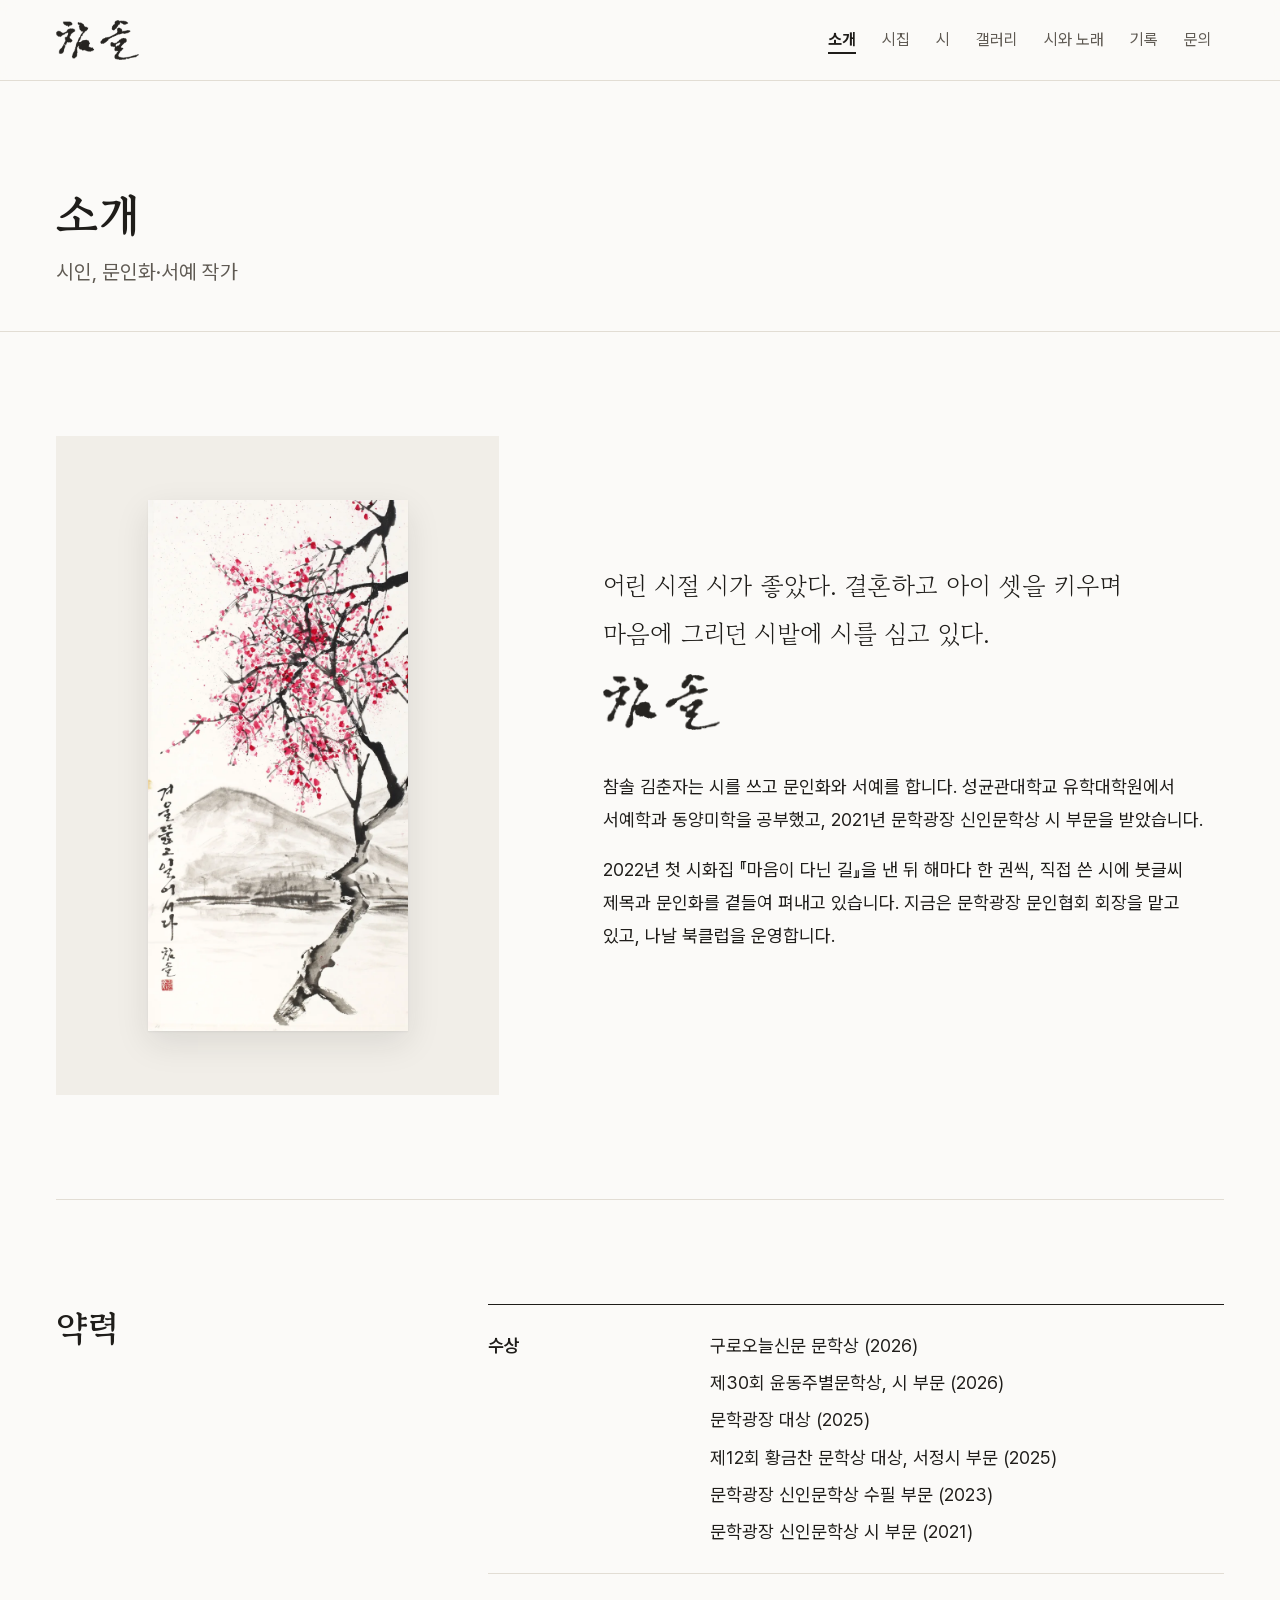
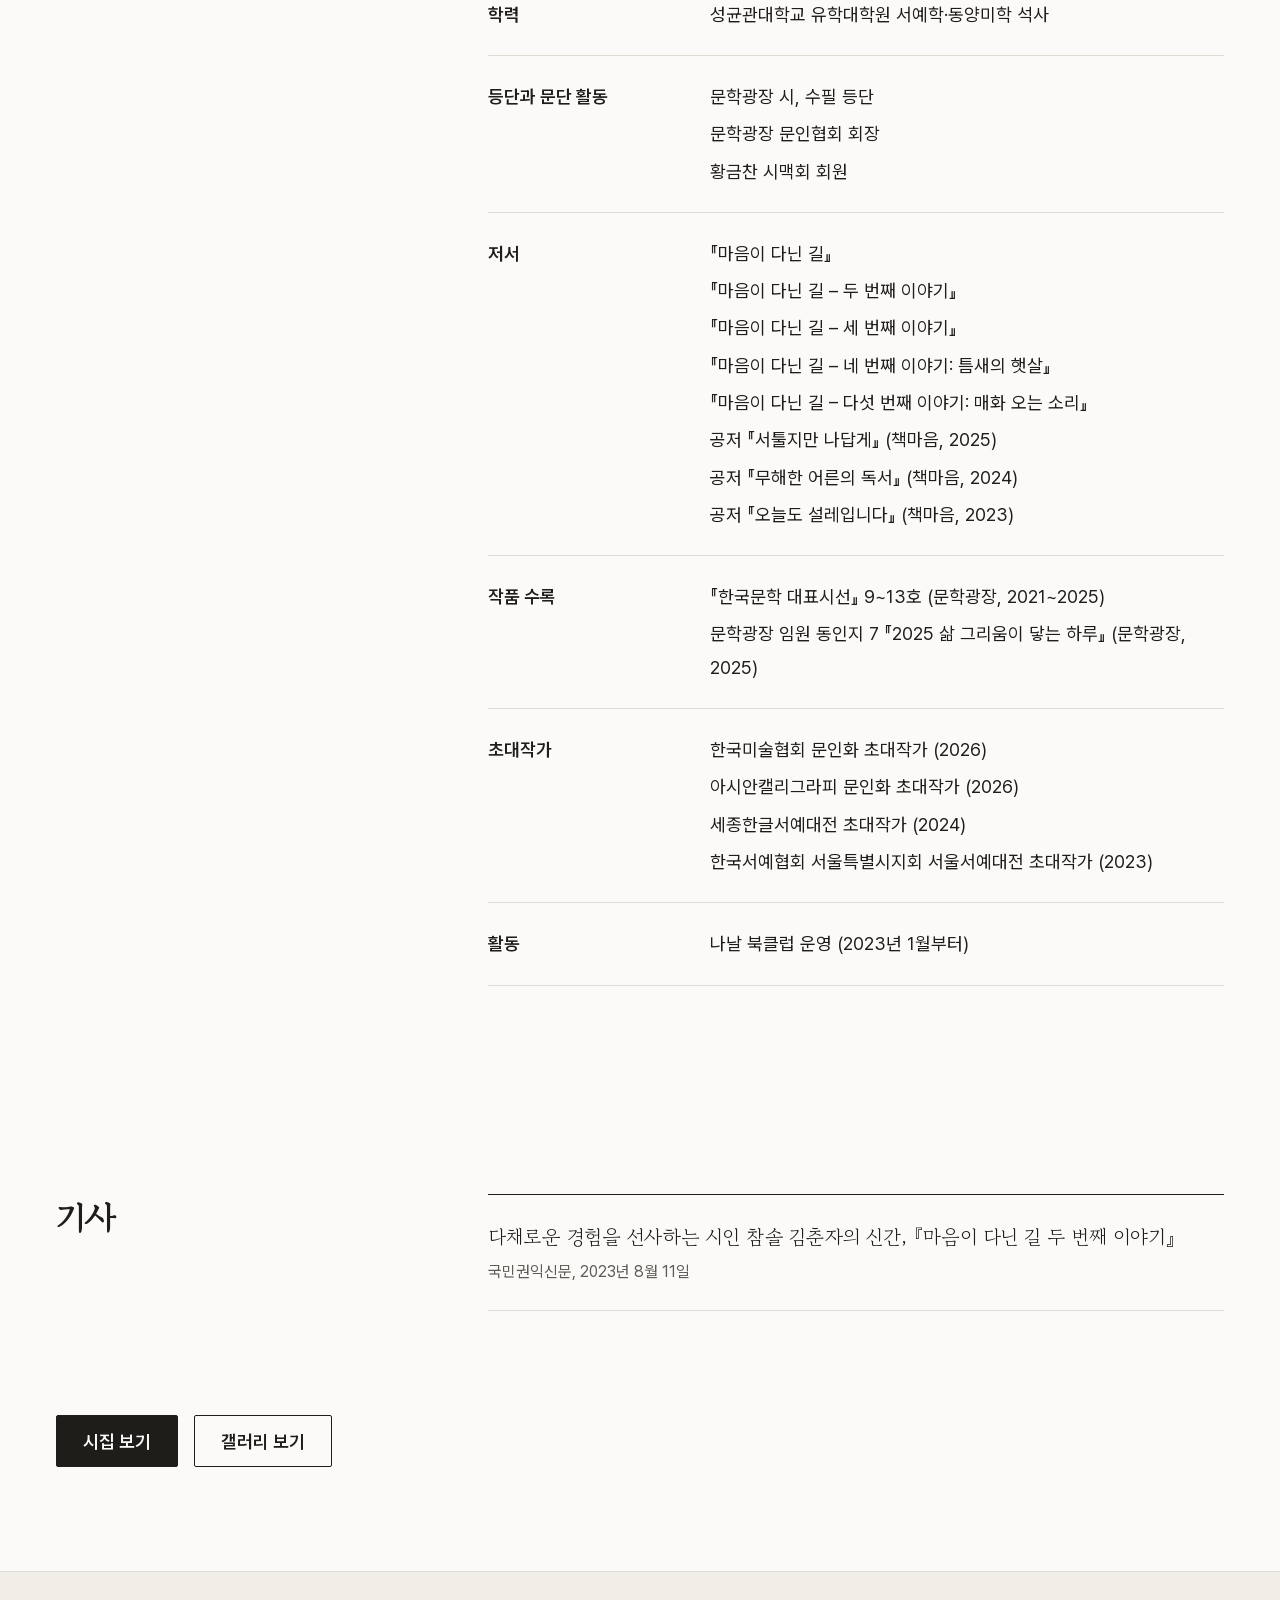
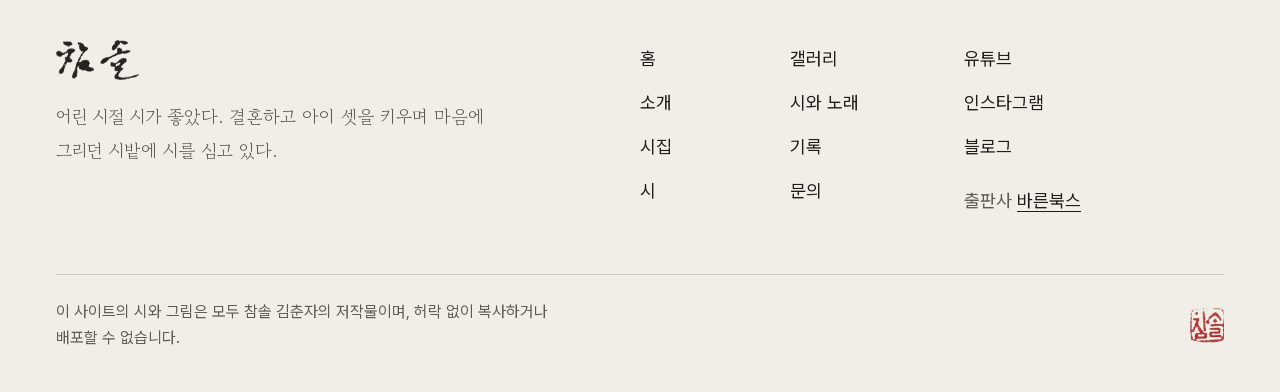
<file: about/index.html>
<!DOCTYPE html><html lang="ko"><head><meta charset="utf-8"><meta name="viewport" content="width=device-width, initial-scale=1"><title>소개 – 참솔 김춘자</title><meta name="description" content="참솔 김춘자 시인의 소개와 약력입니다."><link rel="icon" href="/img/brand/seal-32.png" sizes="32x32" type="image/png"><link rel="icon" href="/img/brand/seal-512.png" sizes="512x512" type="image/png"><link rel="apple-touch-icon" href="/img/brand/seal-180.png"><meta property="og:type" content="website"><meta property="og:site_name" content="참솔 김춘자"><meta property="og:title" content="소개 – 참솔 김춘자"><meta property="og:description" content="참솔 김춘자 시인의 소개와 약력입니다."><meta property="og:image" content="https://choonja27.github.io/img/brand/og.jpg"><meta property="og:image:width" content="1200"><meta property="og:image:height" content="630"><meta name="twitter:card" content="summary_large_image"><link rel="stylesheet" href="/fonts/fonts.css"><link rel="stylesheet" href="/_astro/lightbox.Dmik7Plr.css"><link rel="stylesheet" href="/_astro/BaseLayout.Sk-ldmYv.css"><style>.intro[data-astro-cid-ta2fbyqs]{gap:var(--s-5);display:grid}.intro__visual[data-astro-cid-ta2fbyqs]{background:var(--c-wall);padding:var(--s-5);justify-content:center;display:flex}.intro__art[data-astro-cid-ta2fbyqs]{max-width:260px}.intro__photo[data-astro-cid-ta2fbyqs]{width:100%}.intro__quote[data-astro-cid-ta2fbyqs]{font-family:var(--f-serif);max-width:22em;font-size:1.4rem;line-height:1.9}.intro__sign[data-astro-cid-ta2fbyqs]{width:auto;height:56px;margin:var(--s-3) 0 var(--s-5)}.intro__bio[data-astro-cid-ta2fbyqs] p[data-astro-cid-ta2fbyqs]{max-width:var(--measure)}@media (width>=900px){.intro[data-astro-cid-ta2fbyqs]{gap:var(--s-7);grid-template-columns:5fr 7fr;align-items:center}.intro__visual[data-astro-cid-ta2fbyqs]{padding:var(--s-6)}}.career[data-astro-cid-ta2fbyqs]{gap:var(--s-3);display:grid}@media (width>=900px){.career[data-astro-cid-ta2fbyqs]{gap:var(--s-6);grid-template-columns:1fr 2fr}}.career__list[data-astro-cid-ta2fbyqs]{border-top:1px solid var(--c-ink);margin:0}.career__row[data-astro-cid-ta2fbyqs]{gap:var(--s-1);padding-block:var(--s-4);border-bottom:1px solid var(--c-line);display:grid}@media (width>=700px){.career__row[data-astro-cid-ta2fbyqs]{gap:var(--s-4);grid-template-columns:11em 1fr}}.career__row[data-astro-cid-ta2fbyqs] dt[data-astro-cid-ta2fbyqs]{font-weight:600}.career__row[data-astro-cid-ta2fbyqs] dd[data-astro-cid-ta2fbyqs]{margin:0}.career__row[data-astro-cid-ta2fbyqs] ul[data-astro-cid-ta2fbyqs]{margin:0;padding:0;list-style:none}.career__row[data-astro-cid-ta2fbyqs] li[data-astro-cid-ta2fbyqs]+li[data-astro-cid-ta2fbyqs]{margin-top:var(--s-1)}.press[data-astro-cid-ta2fbyqs]{border-top:1px solid var(--c-ink);margin:0;padding:0;list-style:none}.press[data-astro-cid-ta2fbyqs] li[data-astro-cid-ta2fbyqs]{border-bottom:1px solid var(--c-line)}.press__link[data-astro-cid-ta2fbyqs]{padding-block:var(--s-4);color:var(--c-ink);flex-direction:column;gap:2px;text-decoration:none;display:flex}.press__link[data-astro-cid-ta2fbyqs]:visited{color:var(--c-ink)}.press__title[data-astro-cid-ta2fbyqs]{font-family:var(--f-serif);font-size:1.1rem}.press__link[data-astro-cid-ta2fbyqs]:hover .press__title[data-astro-cid-ta2fbyqs]{text-underline-offset:.3em;text-decoration:underline}.press__meta[data-astro-cid-ta2fbyqs]{color:var(--c-ink-light);font-size:var(--fs-small)}
</style></head><body><a class="skip-link" href="#main">본문으로 건너뛰기</a><header class="site-header site-header--default" data-astro-cid-nen7h5rs><div class="container site-header__inner" data-astro-cid-nen7h5rs><a href="/" class="site-header__logo" aria-label="홈으로 가기" data-astro-cid-nen7h5rs><img src="/img/brand/logo-horizontal.png" alt="참솔 김춘자" width="249" height="120" data-astro-cid-nen7h5rs></a><nav class="site-nav" aria-label="주 메뉴" data-astro-cid-nen7h5rs><button type="button" class="site-nav__toggle" aria-expanded="false" aria-controls="site-nav-list" data-open-label="메뉴" data-close-label="닫기" data-astro-cid-nen7h5rs>메뉴</button><ul id="site-nav-list" class="site-nav__list" data-astro-cid-nen7h5rs><li data-astro-cid-nen7h5rs><a href="/about" aria-current="page" data-astro-cid-nen7h5rs>소개</a></li><li data-astro-cid-nen7h5rs><a href="/books" data-astro-cid-nen7h5rs>시집</a></li><li data-astro-cid-nen7h5rs><a href="/poems" data-astro-cid-nen7h5rs>시</a></li><li data-astro-cid-nen7h5rs><a href="/gallery" data-astro-cid-nen7h5rs>갤러리</a></li><li data-astro-cid-nen7h5rs><a href="/songs" data-astro-cid-nen7h5rs>시와 노래</a></li><li data-astro-cid-nen7h5rs><a href="/journal" data-astro-cid-nen7h5rs>기록</a></li><li data-astro-cid-nen7h5rs><a href="/contact" data-astro-cid-nen7h5rs>문의</a></li></ul></nav></div></header><script type="module">var e=document.querySelector(`.site-nav__toggle`),t=document.querySelector(`.site-header`);if(e&&t){let n=n=>{e.setAttribute(`aria-expanded`,String(n)),e.textContent=n?e.dataset.closeLabel:e.dataset.openLabel,t.classList.toggle(`is-menu-open`,n),document.body.classList.toggle(`no-scroll`,n)};e.addEventListener(`click`,()=>n(e.getAttribute(`aria-expanded`)!==`true`)),document.addEventListener(`keydown`,t=>{t.key===`Escape`&&e.getAttribute(`aria-expanded`)===`true`&&(n(!1),e.focus())}),matchMedia(`(min-width: 1100px)`).addEventListener(`change`,e=>{e.matches&&n(!1)})}</script><main id="main" tabindex="-1"><header class="container page-head" data-astro-cid-ta2fbyqs><h1 data-astro-cid-ta2fbyqs>소개</h1><p data-astro-cid-ta2fbyqs>시인, 문인화·서예 작가</p></header><section class="section container intro" data-astro-cid-ta2fbyqs><div class="intro__visual" data-astro-cid-ta2fbyqs><a href="/img/artworks/art-18-1200.webp" class="zoom intro__art" data-pswp-group="about" data-pswp-src="/img/artworks/art-18-1200.webp" data-pswp-width="980" data-pswp-height="2000" data-pswp-info="35×68cm" data-pswp-copyright="이 사이트의 시와 그림은 모두 참솔 김춘자의 저작물이며, 허락 없이 복사하거나 배포할 수 없습니다." data-pswp-book="/books/maeum-5" data-pswp-book-label="이 작품이 실린 책: 『마음이 다닌 길 – 다섯 번째 이야기: 매화 오는 소리』" data-astro-cid-ta2fbyqs><picture><source type="image/webp" srcset="/img/artworks/art-18-640.webp 640w, /img/artworks/art-18-1200.webp 980w" sizes="(min-width: 900px) 320px, 70vw"><img src="/img/artworks/art-18-1200.jpg" alt="붉은 매화 가지 뒤로 산과 물이 펼쳐진 작품." width="980" height="2000" class="artwork" loading="lazy" decoding="async"></picture><span class="sr-only" data-astro-cid-ta2fbyqs>작품 크게 보기</span></a></div><div class="intro__text" data-astro-cid-ta2fbyqs><p class="intro__quote" data-astro-cid-ta2fbyqs>어린 시절 시가 좋았다. 결혼하고 아이 셋을 키우며 마음에 그리던 시밭에 시를 심고 있다.</p><img src="/img/brand/logo-horizontal.png" alt="참솔 친필 서명" width="249" height="120" class="intro__sign" loading="lazy" data-astro-cid-ta2fbyqs><div class="intro__bio" data-astro-cid-ta2fbyqs><p data-astro-cid-ta2fbyqs>참솔 김춘자는 시를 쓰고 문인화와 서예를 합니다. 성균관대학교 유학대학원에서 서예학과 동양미학을 공부했고, 2021년 문학광장 신인문학상 시 부문을 받았습니다.</p><p data-astro-cid-ta2fbyqs>2022년 첫 시화집 『마음이 다닌 길』을 낸 뒤 해마다 한 권씩, 직접 쓴 시에 붓글씨 제목과 문인화를 곁들여 펴내고 있습니다. 지금은 문학광장 문인협회 회장을 맡고 있고, 나날 북클럽을 운영합니다.</p></div></div></section><div class="container" data-astro-cid-ta2fbyqs><hr class="rule" data-astro-cid-ta2fbyqs></div><section class="section container career" aria-labelledby="career-title" data-astro-cid-ta2fbyqs><h2 id="career-title" data-astro-cid-ta2fbyqs>약력</h2><dl class="career__list" data-astro-cid-ta2fbyqs><div class="career__row" data-astro-cid-ta2fbyqs><dt data-astro-cid-ta2fbyqs>수상</dt><dd data-astro-cid-ta2fbyqs><ul data-astro-cid-ta2fbyqs><li data-astro-cid-ta2fbyqs>구로오늘신문 문학상 (2026)</li><li data-astro-cid-ta2fbyqs>제30회 윤동주별문학상, 시 부문 (2026)</li><li data-astro-cid-ta2fbyqs>문학광장 대상 (2025)</li><li data-astro-cid-ta2fbyqs>제12회 황금찬 문학상 대상, 서정시 부문 (2025)</li><li data-astro-cid-ta2fbyqs>문학광장 신인문학상 수필 부문 (2023)</li><li data-astro-cid-ta2fbyqs>문학광장 신인문학상 시 부문 (2021)</li></ul></dd></div><div class="career__row" data-astro-cid-ta2fbyqs><dt data-astro-cid-ta2fbyqs>학력</dt><dd data-astro-cid-ta2fbyqs><ul data-astro-cid-ta2fbyqs><li data-astro-cid-ta2fbyqs>성균관대학교 유학대학원 서예학·동양미학 석사</li></ul></dd></div><div class="career__row" data-astro-cid-ta2fbyqs><dt data-astro-cid-ta2fbyqs>등단과 문단 활동</dt><dd data-astro-cid-ta2fbyqs><ul data-astro-cid-ta2fbyqs><li data-astro-cid-ta2fbyqs>문학광장 시, 수필 등단</li><li data-astro-cid-ta2fbyqs>문학광장 문인협회 회장</li><li data-astro-cid-ta2fbyqs>황금찬 시맥회 회원</li></ul></dd></div><div class="career__row" data-astro-cid-ta2fbyqs><dt data-astro-cid-ta2fbyqs>저서</dt><dd data-astro-cid-ta2fbyqs><ul data-astro-cid-ta2fbyqs><li data-astro-cid-ta2fbyqs>『마음이 다닌 길』</li><li data-astro-cid-ta2fbyqs>『마음이 다닌 길 – 두 번째 이야기』</li><li data-astro-cid-ta2fbyqs>『마음이 다닌 길 – 세 번째 이야기』</li><li data-astro-cid-ta2fbyqs>『마음이 다닌 길 – 네 번째 이야기: 틈새의 햇살』</li><li data-astro-cid-ta2fbyqs>『마음이 다닌 길 – 다섯 번째 이야기: 매화 오는 소리』</li><li data-astro-cid-ta2fbyqs>공저 『서툴지만 나답게』 (책마음, 2025)</li><li data-astro-cid-ta2fbyqs>공저 『무해한 어른의 독서』 (책마음, 2024)</li><li data-astro-cid-ta2fbyqs>공저 『오늘도 설레입니다』 (책마음, 2023)</li></ul></dd></div><div class="career__row" data-astro-cid-ta2fbyqs><dt data-astro-cid-ta2fbyqs>작품 수록</dt><dd data-astro-cid-ta2fbyqs><ul data-astro-cid-ta2fbyqs><li data-astro-cid-ta2fbyqs>『한국문학 대표시선』 9~13호 (문학광장, 2021~2025)</li><li data-astro-cid-ta2fbyqs>문학광장 임원 동인지 7 『2025 삶 그리움이 닿는 하루』 (문학광장, 2025)</li></ul></dd></div><div class="career__row" data-astro-cid-ta2fbyqs><dt data-astro-cid-ta2fbyqs>초대작가</dt><dd data-astro-cid-ta2fbyqs><ul data-astro-cid-ta2fbyqs><li data-astro-cid-ta2fbyqs>한국미술협회 문인화 초대작가 (2026)</li><li data-astro-cid-ta2fbyqs>아시안캘리그라피 문인화 초대작가 (2026)</li><li data-astro-cid-ta2fbyqs>세종한글서예대전 초대작가 (2024)</li><li data-astro-cid-ta2fbyqs>한국서예협회 서울특별시지회 서울서예대전 초대작가 (2023)</li></ul></dd></div><div class="career__row" data-astro-cid-ta2fbyqs><dt data-astro-cid-ta2fbyqs>활동</dt><dd data-astro-cid-ta2fbyqs><ul data-astro-cid-ta2fbyqs><li data-astro-cid-ta2fbyqs>나날 북클럽 운영 (2023년 1월부터)</li></ul></dd></div></dl></section><section class="section container career" aria-labelledby="press-title" data-astro-cid-ta2fbyqs><h2 id="press-title" data-astro-cid-ta2fbyqs>기사</h2><ul class="press" role="list" data-astro-cid-ta2fbyqs><li data-astro-cid-ta2fbyqs><a href="https://www.crnews.co.kr/news/articleView.html?idxno=4782" class="press__link" target="_blank" rel="noopener" data-astro-cid-ta2fbyqs="true"><span class="press__title" data-astro-cid-ta2fbyqs>다채로운 경험을 선사하는 시인 참솔 김춘자의 신간, 『마음이 다닌 길 두 번째 이야기』</span><span class="press__meta" data-astro-cid-ta2fbyqs>국민권익신문, 2023년 8월 11일</span><span class="sr-only"> (새 창)</span></a></li></ul></section><div class="container" data-astro-cid-ta2fbyqs><div class="btn-row" data-astro-cid-ta2fbyqs><a href="/books" class="btn btn-primary" data-astro-cid-ta2fbyqs>시집 보기</a><a href="/gallery" class="btn btn-secondary" data-astro-cid-ta2fbyqs>갤러리 보기</a></div></div></main><footer class="site-footer" data-astro-cid-jo6i4kqk><div class="container site-footer__inner" data-astro-cid-jo6i4kqk><div class="site-footer__intro" data-astro-cid-jo6i4kqk><a href="/" class="site-footer__logo" aria-label="홈으로 가기" data-astro-cid-jo6i4kqk><img src="/img/brand/logo-horizontal.png" alt="참솔 김춘자" width="249" height="120" loading="lazy" data-astro-cid-jo6i4kqk></a><p data-astro-cid-jo6i4kqk>어린 시절 시가 좋았다. 결혼하고 아이 셋을 키우며 마음에 그리던 시밭에 시를 심고 있다.</p></div><nav aria-label="사이트 메뉴" data-astro-cid-jo6i4kqk><ul class="site-footer__list" data-astro-cid-jo6i4kqk><li data-astro-cid-jo6i4kqk><a href="/" data-astro-cid-jo6i4kqk>홈</a></li><li data-astro-cid-jo6i4kqk><a href="/about" data-astro-cid-jo6i4kqk>소개</a></li><li data-astro-cid-jo6i4kqk><a href="/books" data-astro-cid-jo6i4kqk>시집</a></li><li data-astro-cid-jo6i4kqk><a href="/poems" data-astro-cid-jo6i4kqk>시</a></li><li data-astro-cid-jo6i4kqk><a href="/gallery" data-astro-cid-jo6i4kqk>갤러리</a></li><li data-astro-cid-jo6i4kqk><a href="/songs" data-astro-cid-jo6i4kqk>시와 노래</a></li><li data-astro-cid-jo6i4kqk><a href="/journal" data-astro-cid-jo6i4kqk>기록</a></li><li data-astro-cid-jo6i4kqk><a href="/contact" data-astro-cid-jo6i4kqk>문의</a></li></ul></nav><div class="site-footer__links" data-astro-cid-jo6i4kqk><ul class="site-footer__list" aria-label="SNS" data-astro-cid-jo6i4kqk><li data-astro-cid-jo6i4kqk><a href="https://www.youtube.com/@%EA%B9%80%EC%B6%98%EC%9E%90-q7f" target="_blank" rel="noopener" data-astro-cid-jo6i4kqk="true">유튜브<span class="sr-only"> (새 창)</span></a></li><li data-astro-cid-jo6i4kqk><a href="https://www.instagram.com/artchoonja/" target="_blank" rel="noopener" data-astro-cid-jo6i4kqk="true">인스타그램<span class="sr-only"> (새 창)</span></a></li><li data-astro-cid-jo6i4kqk><a href="https://blog.naver.com/choonja27" target="_blank" rel="noopener" data-astro-cid-jo6i4kqk="true">블로그<span class="sr-only"> (새 창)</span></a></li></ul><p class="site-footer__publisher" data-astro-cid-jo6i4kqk>출판사 <a href="https://barunbooks.com" target="_blank" rel="noopener" data-astro-cid-jo6i4kqk="true">바른북스<span class="sr-only"> (새 창)</span></a></p></div></div><div class="container" data-astro-cid-jo6i4kqk><div class="site-footer__bottom" data-astro-cid-jo6i4kqk><p class="text-small" data-astro-cid-jo6i4kqk>이 사이트의 시와 그림은 모두 참솔 김춘자의 저작물이며, 허락 없이 복사하거나 배포할 수 없습니다.</p><img src="/img/brand/seal.webp" alt="참솔 김춘자의 붉은 낙관" width="40" height="40" class="site-footer__seal" loading="lazy" data-astro-cid-jo6i4kqk></div></div></footer></body></html><script type="module" src="/_astro/about.astro_astro_type_script_index_0_lang.Poxf5VGZ.js"></script>
</file>
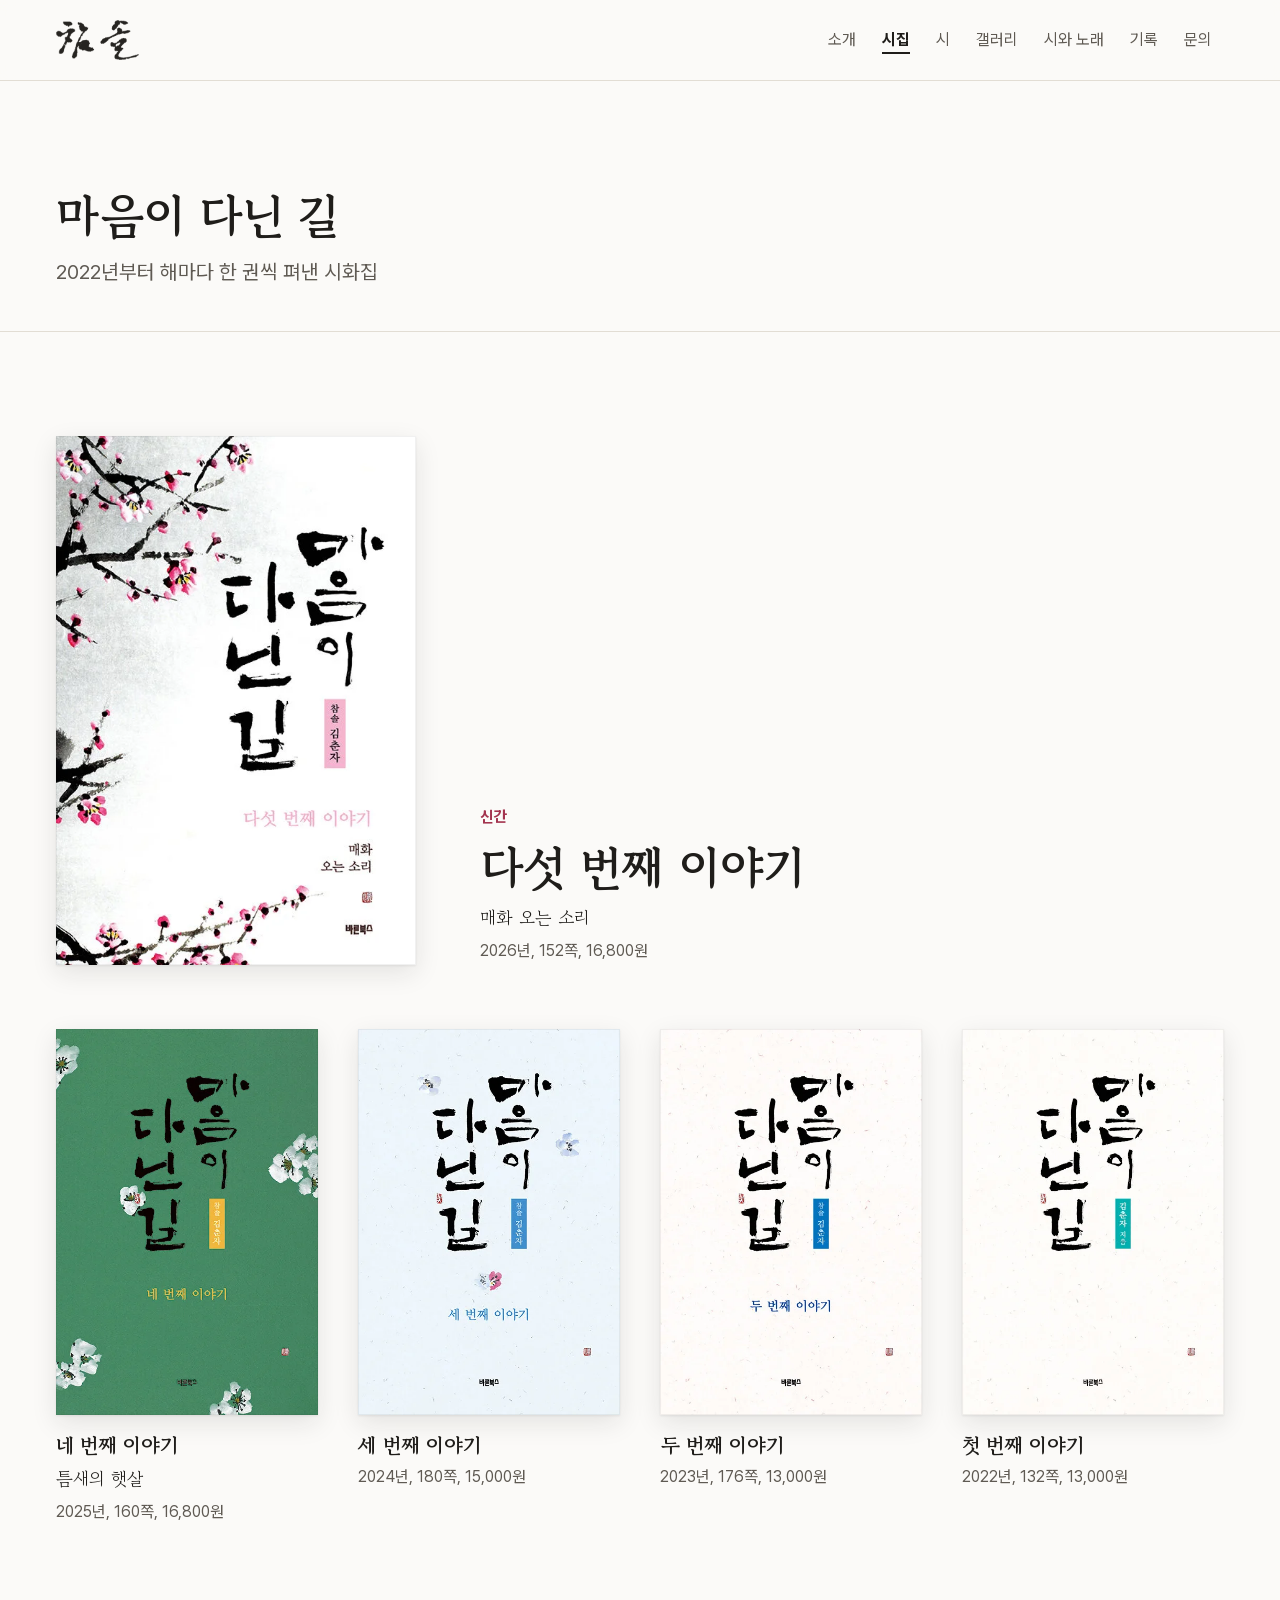
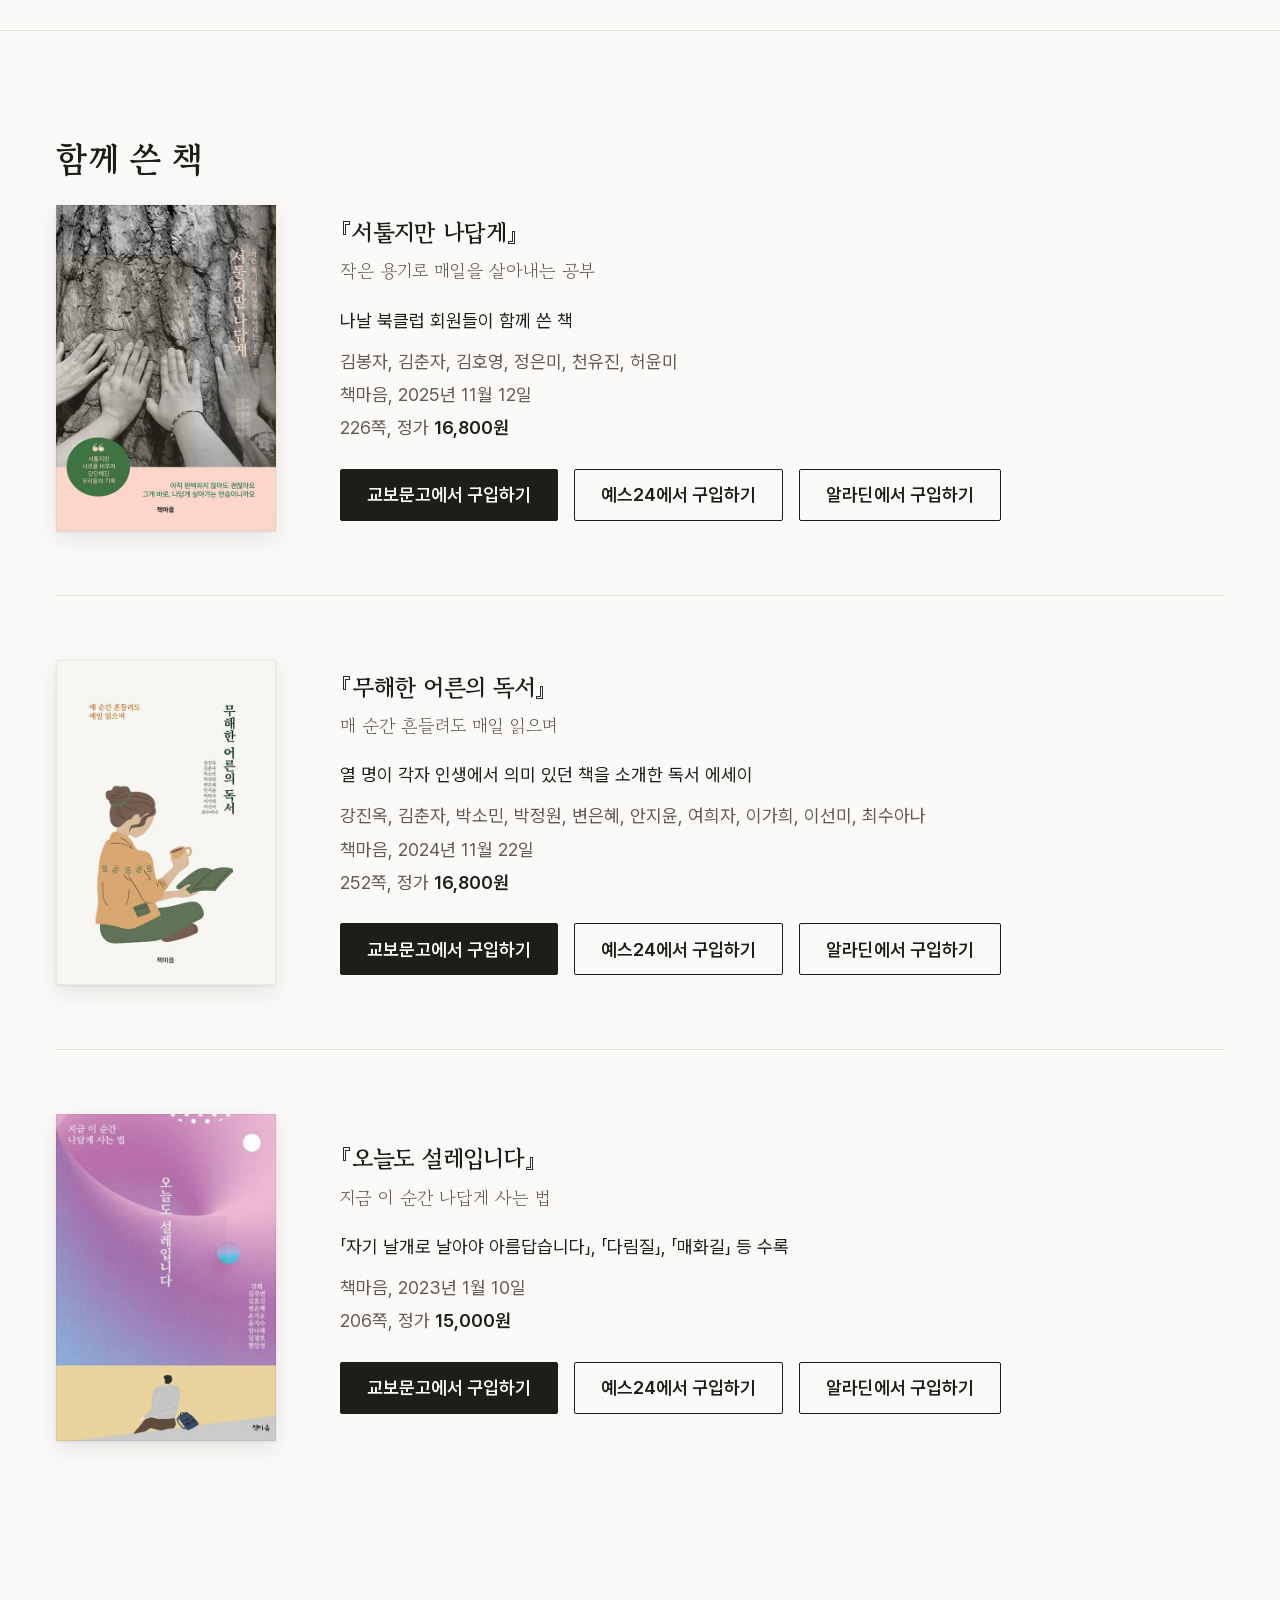
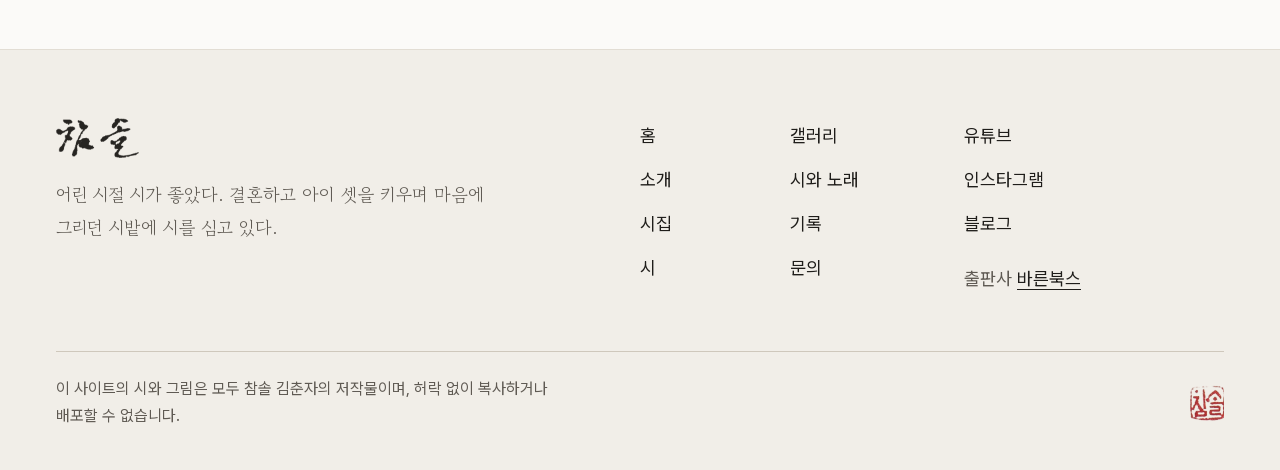
<file: books/index.html>
<!DOCTYPE html><html lang="ko"><head><meta charset="utf-8"><meta name="viewport" content="width=device-width, initial-scale=1"><title>시집 – 참솔 김춘자</title><meta name="description" content="참솔 김춘자의 시화집 『마음이 다닌 길』 시리즈 다섯 권을 소개합니다."><link rel="icon" href="/img/brand/seal-32.png" sizes="32x32" type="image/png"><link rel="icon" href="/img/brand/seal-512.png" sizes="512x512" type="image/png"><link rel="apple-touch-icon" href="/img/brand/seal-180.png"><meta property="og:type" content="website"><meta property="og:site_name" content="참솔 김춘자"><meta property="og:title" content="시집 – 참솔 김춘자"><meta property="og:description" content="참솔 김춘자의 시화집 『마음이 다닌 길』 시리즈 다섯 권을 소개합니다."><meta property="og:image" content="https://choonja27.github.io/img/brand/og.jpg"><meta property="og:image:width" content="1200"><meta property="og:image:height" content="630"><meta name="twitter:card" content="summary_large_image"><link rel="stylesheet" href="/fonts/fonts.css"><link rel="stylesheet" href="/_astro/BaseLayout.Sk-ldmYv.css"><style>img[data-astro-cid-ageowr5r]{width:100%;height:auto}.cover--empty[data-astro-cid-ageowr5r]{aspect-ratio:600/882;background:var(--c-wall)}
.shelf[data-astro-cid-4ojkswfr]{gap:var(--s-6) var(--s-4);grid-template-columns:repeat(2,1fr);margin:0;padding:0;list-style:none;display:grid}.shelf__item--latest[data-astro-cid-4ojkswfr]{grid-column:1/-1}.shelf__item--latest[data-astro-cid-4ojkswfr] .shelf__link[data-astro-cid-4ojkswfr]{gap:var(--s-4);max-width:360px;display:grid}@media (width>=900px){.shelf[data-astro-cid-4ojkswfr]{gap:var(--s-6) var(--s-5);grid-template-columns:repeat(4,1fr)}.shelf__item--latest[data-astro-cid-4ojkswfr] .shelf__link[data-astro-cid-4ojkswfr]{gap:var(--s-6);grid-template-columns:360px 1fr;align-items:end;max-width:none}.shelf__item--latest[data-astro-cid-4ojkswfr] .shelf__name[data-astro-cid-4ojkswfr]{font-size:var(--fs-h1)}}.shelf__link[data-astro-cid-4ojkswfr]{color:var(--c-ink);text-decoration:none;display:block}.shelf__link[data-astro-cid-4ojkswfr]:visited{color:var(--c-ink)}.shelf__text[data-astro-cid-4ojkswfr]{margin-top:var(--s-3);flex-direction:column;gap:2px;display:flex}.shelf__name[data-astro-cid-4ojkswfr]{font-family:var(--f-serif);font-size:1.15rem;font-weight:700;line-height:1.4}.shelf__sub[data-astro-cid-4ojkswfr]{font-family:var(--f-serif)}.shelf__meta[data-astro-cid-4ojkswfr]{color:var(--c-ink-light);font-size:var(--fs-small)}.shelf__link[data-astro-cid-4ojkswfr]:hover .shelf__name[data-astro-cid-4ojkswfr]{text-underline-offset:.3em;text-decoration:underline}.co[data-astro-cid-4ojkswfr]{border-top:1px solid var(--c-line)}.co__book[data-astro-cid-4ojkswfr]{gap:var(--s-4);display:grid}.co__book[data-astro-cid-4ojkswfr]+.co__book[data-astro-cid-4ojkswfr]{margin-top:var(--s-6);padding-top:var(--s-6);border-top:1px solid var(--c-line)}.co__cover[data-astro-cid-4ojkswfr]{max-width:200px}@media (width>=900px){.co__book[data-astro-cid-4ojkswfr]{gap:var(--s-6);grid-template-columns:220px 1fr;align-items:center}.co__cover[data-astro-cid-4ojkswfr]{max-width:none}}.co__title[data-astro-cid-4ojkswfr]{font-size:var(--fs-h3);margin-bottom:var(--s-1)}.co__sub[data-astro-cid-4ojkswfr]{font-family:var(--f-serif);color:var(--c-ink-light);margin-bottom:var(--s-3)}.co__note[data-astro-cid-4ojkswfr]{margin-bottom:var(--s-2)}.co__meta[data-astro-cid-4ojkswfr]{margin-bottom:var(--s-4);flex-direction:column;gap:0}
</style></head><body><a class="skip-link" href="#main">본문으로 건너뛰기</a><header class="site-header site-header--default" data-astro-cid-nen7h5rs><div class="container site-header__inner" data-astro-cid-nen7h5rs><a href="/" class="site-header__logo" aria-label="홈으로 가기" data-astro-cid-nen7h5rs><img src="/img/brand/logo-horizontal.png" alt="참솔 김춘자" width="249" height="120" data-astro-cid-nen7h5rs></a><nav class="site-nav" aria-label="주 메뉴" data-astro-cid-nen7h5rs><button type="button" class="site-nav__toggle" aria-expanded="false" aria-controls="site-nav-list" data-open-label="메뉴" data-close-label="닫기" data-astro-cid-nen7h5rs>메뉴</button><ul id="site-nav-list" class="site-nav__list" data-astro-cid-nen7h5rs><li data-astro-cid-nen7h5rs><a href="/about" data-astro-cid-nen7h5rs>소개</a></li><li data-astro-cid-nen7h5rs><a href="/books" aria-current="page" data-astro-cid-nen7h5rs>시집</a></li><li data-astro-cid-nen7h5rs><a href="/poems" data-astro-cid-nen7h5rs>시</a></li><li data-astro-cid-nen7h5rs><a href="/gallery" data-astro-cid-nen7h5rs>갤러리</a></li><li data-astro-cid-nen7h5rs><a href="/songs" data-astro-cid-nen7h5rs>시와 노래</a></li><li data-astro-cid-nen7h5rs><a href="/journal" data-astro-cid-nen7h5rs>기록</a></li><li data-astro-cid-nen7h5rs><a href="/contact" data-astro-cid-nen7h5rs>문의</a></li></ul></nav></div></header><script type="module">var e=document.querySelector(`.site-nav__toggle`),t=document.querySelector(`.site-header`);if(e&&t){let n=n=>{e.setAttribute(`aria-expanded`,String(n)),e.textContent=n?e.dataset.closeLabel:e.dataset.openLabel,t.classList.toggle(`is-menu-open`,n),document.body.classList.toggle(`no-scroll`,n)};e.addEventListener(`click`,()=>n(e.getAttribute(`aria-expanded`)!==`true`)),document.addEventListener(`keydown`,t=>{t.key===`Escape`&&e.getAttribute(`aria-expanded`)===`true`&&(n(!1),e.focus())}),matchMedia(`(min-width: 1100px)`).addEventListener(`change`,e=>{e.matches&&n(!1)})}</script><main id="main" tabindex="-1"><header class="container page-head" data-astro-cid-4ojkswfr><h1 data-astro-cid-4ojkswfr>마음이 다닌 길</h1><p data-astro-cid-4ojkswfr>2022년부터 해마다 한 권씩 펴낸 시화집</p></header><section class="section container" data-astro-cid-4ojkswfr><ol class="shelf" role="list" reversed data-astro-cid-4ojkswfr><li class="shelf__item shelf__item--latest" data-astro-cid-4ojkswfr><a href="/books/maeum-5" class="shelf__link" data-astro-cid-4ojkswfr><picture data-astro-cid-ageowr5r><source type="image/webp" srcset="/img/covers/maeum-5.webp 600w" sizes="(min-width: 900px) 360px, 80vw" data-astro-cid-ageowr5r><img src="/img/covers/maeum-5.jpg" alt="『마음이 다닌 길 – 다섯 번째 이야기: 매화 오는 소리』 표지" width="600" height="882" class="cover" loading="eager" decoding="async" data-astro-cid-ageowr5r></picture><span class="shelf__text" data-astro-cid-4ojkswfr><span class="tag tag--new" data-astro-cid-4ojkswfr>신간</span><span class="shelf__name" data-astro-cid-4ojkswfr>다섯 번째 이야기</span><span class="shelf__sub" data-astro-cid-4ojkswfr>매화 오는 소리</span><span class="shelf__meta" data-astro-cid-4ojkswfr>2026년, 152쪽, 16,800원</span></span></a></li><li class="shelf__item" data-astro-cid-4ojkswfr><a href="/books/maeum-4" class="shelf__link" data-astro-cid-4ojkswfr><picture data-astro-cid-ageowr5r><source type="image/webp" srcset="/img/covers/maeum-4.webp 600w" sizes="(min-width: 900px) 220px, 44vw" data-astro-cid-ageowr5r><img src="/img/covers/maeum-4.jpg" alt="『마음이 다닌 길 – 네 번째 이야기: 틈새의 햇살』 표지" width="600" height="882" class="cover" loading="lazy" decoding="async" data-astro-cid-ageowr5r></picture><span class="shelf__text" data-astro-cid-4ojkswfr><span class="shelf__name" data-astro-cid-4ojkswfr>네 번째 이야기</span><span class="shelf__sub" data-astro-cid-4ojkswfr>틈새의 햇살</span><span class="shelf__meta" data-astro-cid-4ojkswfr>2025년, 160쪽, 16,800원</span></span></a></li><li class="shelf__item" data-astro-cid-4ojkswfr><a href="/books/maeum-3" class="shelf__link" data-astro-cid-4ojkswfr><picture data-astro-cid-ageowr5r><source type="image/webp" srcset="/img/covers/maeum-3.webp 600w" sizes="(min-width: 900px) 220px, 44vw" data-astro-cid-ageowr5r><img src="/img/covers/maeum-3.jpg" alt="『마음이 다닌 길 – 세 번째 이야기』 표지" width="600" height="882" class="cover" loading="lazy" decoding="async" data-astro-cid-ageowr5r></picture><span class="shelf__text" data-astro-cid-4ojkswfr><span class="shelf__name" data-astro-cid-4ojkswfr>세 번째 이야기</span><span class="shelf__meta" data-astro-cid-4ojkswfr>2024년, 180쪽, 15,000원</span></span></a></li><li class="shelf__item" data-astro-cid-4ojkswfr><a href="/books/maeum-2" class="shelf__link" data-astro-cid-4ojkswfr><picture data-astro-cid-ageowr5r><source type="image/webp" srcset="/img/covers/maeum-2.webp 600w" sizes="(min-width: 900px) 220px, 44vw" data-astro-cid-ageowr5r><img src="/img/covers/maeum-2.jpg" alt="『마음이 다닌 길 – 두 번째 이야기』 표지" width="600" height="882" class="cover" loading="lazy" decoding="async" data-astro-cid-ageowr5r></picture><span class="shelf__text" data-astro-cid-4ojkswfr><span class="shelf__name" data-astro-cid-4ojkswfr>두 번째 이야기</span><span class="shelf__meta" data-astro-cid-4ojkswfr>2023년, 176쪽, 13,000원</span></span></a></li><li class="shelf__item" data-astro-cid-4ojkswfr><a href="/books/maeum-1" class="shelf__link" data-astro-cid-4ojkswfr><picture data-astro-cid-ageowr5r><source type="image/webp" srcset="/img/covers/maeum-1.webp 600w" sizes="(min-width: 900px) 220px, 44vw" data-astro-cid-ageowr5r><img src="/img/covers/maeum-1.jpg" alt="『마음이 다닌 길』 표지" width="600" height="882" class="cover" loading="lazy" decoding="async" data-astro-cid-ageowr5r></picture><span class="shelf__text" data-astro-cid-4ojkswfr><span class="shelf__name" data-astro-cid-4ojkswfr>첫 번째 이야기</span><span class="shelf__meta" data-astro-cid-4ojkswfr>2022년, 132쪽, 13,000원</span></span></a></li></ol></section><section class="section container co" aria-labelledby="co-title" data-astro-cid-4ojkswfr><h2 id="co-title" data-astro-cid-4ojkswfr>함께 쓴 책</h2><div class="co__book" data-astro-cid-4ojkswfr><div class="co__cover" data-astro-cid-4ojkswfr><picture data-astro-cid-ageowr5r><source type="image/webp" srcset="/img/covers/seotul.webp 600w" sizes="220px" data-astro-cid-ageowr5r><img src="/img/covers/seotul.jpg" alt="『서툴지만 나답게』 표지" width="600" height="882" class="cover" loading="lazy" decoding="async" data-astro-cid-ageowr5r></picture></div><div data-astro-cid-4ojkswfr><h3 class="co__title" data-astro-cid-4ojkswfr>『서툴지만 나답게』</h3><p class="co__sub" data-astro-cid-4ojkswfr>작은 용기로 매일을 살아내는 공부</p><p class="co__note" data-astro-cid-4ojkswfr>나날 북클럽 회원들이 함께 쓴 책</p><ul class="meta co__meta" data-astro-cid-4ojkswfr><li data-astro-cid-4ojkswfr>김봉자, 김춘자, 김호영, 정은미, 천유진, 허윤미</li><li data-astro-cid-4ojkswfr>책마음, 2025년 11월 12일</li><li data-astro-cid-4ojkswfr>226쪽, 정가 <strong data-astro-cid-4ojkswfr>16,800원</strong></li></ul><div class="btn-row" data-astro-cid-4ojkswfr><a href="https://product.kyobobook.co.kr/detail/S000218549567" class="btn btn-primary" target="_blank" rel="noopener" data-astro-cid-4ojkswfr="true">교보문고에서 구입하기<span class="sr-only"> (새 창)</span></a><a href="https://www.yes24.com/product/goods/164959766" class="btn btn-secondary" target="_blank" rel="noopener" data-astro-cid-4ojkswfr="true">예스24에서 구입하기<span class="sr-only"> (새 창)</span></a><a href="https://www.aladin.co.kr/shop/wproduct.aspx?ItemId=376981724" class="btn btn-secondary" target="_blank" rel="noopener" data-astro-cid-4ojkswfr="true">알라딘에서 구입하기<span class="sr-only"> (새 창)</span></a></div></div></div><div class="co__book" data-astro-cid-4ojkswfr><div class="co__cover" data-astro-cid-4ojkswfr><picture data-astro-cid-ageowr5r><source type="image/webp" srcset="/img/covers/muhae.webp 600w" sizes="220px" data-astro-cid-ageowr5r><img src="/img/covers/muhae.jpg" alt="『무해한 어른의 독서』 표지" width="600" height="882" class="cover" loading="lazy" decoding="async" data-astro-cid-ageowr5r></picture></div><div data-astro-cid-4ojkswfr><h3 class="co__title" data-astro-cid-4ojkswfr>『무해한 어른의 독서』</h3><p class="co__sub" data-astro-cid-4ojkswfr>매 순간 흔들려도 매일 읽으며</p><p class="co__note" data-astro-cid-4ojkswfr>열 명이 각자 인생에서 의미 있던 책을 소개한 독서 에세이</p><ul class="meta co__meta" data-astro-cid-4ojkswfr><li data-astro-cid-4ojkswfr>강진옥, 김춘자, 박소민, 박정원, 변은혜, 안지윤, 여희자, 이가희, 이선미, 최수아나</li><li data-astro-cid-4ojkswfr>책마음, 2024년 11월 22일</li><li data-astro-cid-4ojkswfr>252쪽, 정가 <strong data-astro-cid-4ojkswfr>16,800원</strong></li></ul><div class="btn-row" data-astro-cid-4ojkswfr><a href="https://product.kyobobook.co.kr/detail/S000214814965" class="btn btn-primary" target="_blank" rel="noopener" data-astro-cid-4ojkswfr="true">교보문고에서 구입하기<span class="sr-only"> (새 창)</span></a><a href="https://www.yes24.com/product/goods/139574966" class="btn btn-secondary" target="_blank" rel="noopener" data-astro-cid-4ojkswfr="true">예스24에서 구입하기<span class="sr-only"> (새 창)</span></a><a href="https://www.aladin.co.kr/shop/wproduct.aspx?ItemId=352592286" class="btn btn-secondary" target="_blank" rel="noopener" data-astro-cid-4ojkswfr="true">알라딘에서 구입하기<span class="sr-only"> (새 창)</span></a></div></div></div><div class="co__book" data-astro-cid-4ojkswfr><div class="co__cover" data-astro-cid-4ojkswfr><picture data-astro-cid-ageowr5r><source type="image/webp" srcset="/img/covers/seollem.webp 600w" sizes="220px" data-astro-cid-ageowr5r><img src="/img/covers/seollem.jpg" alt="『오늘도 설레입니다』 표지" width="600" height="882" class="cover" loading="lazy" decoding="async" data-astro-cid-ageowr5r></picture></div><div data-astro-cid-4ojkswfr><h3 class="co__title" data-astro-cid-4ojkswfr>『오늘도 설레입니다』</h3><p class="co__sub" data-astro-cid-4ojkswfr>지금 이 순간 나답게 사는 법</p><p class="co__note" data-astro-cid-4ojkswfr>「자기 날개로 날아야 아름답습니다」, 「다림질」, 「매화길」 등 수록</p><ul class="meta co__meta" data-astro-cid-4ojkswfr><li data-astro-cid-4ojkswfr>책마음, 2023년 1월 10일</li><li data-astro-cid-4ojkswfr>206쪽, 정가 <strong data-astro-cid-4ojkswfr>15,000원</strong></li></ul><div class="btn-row" data-astro-cid-4ojkswfr><a href="https://product.kyobobook.co.kr/detail/S000200771729" class="btn btn-primary" target="_blank" rel="noopener" data-astro-cid-4ojkswfr="true">교보문고에서 구입하기<span class="sr-only"> (새 창)</span></a><a href="https://www.yes24.com/product/goods/116980800" class="btn btn-secondary" target="_blank" rel="noopener" data-astro-cid-4ojkswfr="true">예스24에서 구입하기<span class="sr-only"> (새 창)</span></a><a href="https://www.aladin.co.kr/shop/wproduct.aspx?ItemId=309129865" class="btn btn-secondary" target="_blank" rel="noopener" data-astro-cid-4ojkswfr="true">알라딘에서 구입하기<span class="sr-only"> (새 창)</span></a></div></div></div></section></main><footer class="site-footer" data-astro-cid-jo6i4kqk><div class="container site-footer__inner" data-astro-cid-jo6i4kqk><div class="site-footer__intro" data-astro-cid-jo6i4kqk><a href="/" class="site-footer__logo" aria-label="홈으로 가기" data-astro-cid-jo6i4kqk><img src="/img/brand/logo-horizontal.png" alt="참솔 김춘자" width="249" height="120" loading="lazy" data-astro-cid-jo6i4kqk></a><p data-astro-cid-jo6i4kqk>어린 시절 시가 좋았다. 결혼하고 아이 셋을 키우며 마음에 그리던 시밭에 시를 심고 있다.</p></div><nav aria-label="사이트 메뉴" data-astro-cid-jo6i4kqk><ul class="site-footer__list" data-astro-cid-jo6i4kqk><li data-astro-cid-jo6i4kqk><a href="/" data-astro-cid-jo6i4kqk>홈</a></li><li data-astro-cid-jo6i4kqk><a href="/about" data-astro-cid-jo6i4kqk>소개</a></li><li data-astro-cid-jo6i4kqk><a href="/books" data-astro-cid-jo6i4kqk>시집</a></li><li data-astro-cid-jo6i4kqk><a href="/poems" data-astro-cid-jo6i4kqk>시</a></li><li data-astro-cid-jo6i4kqk><a href="/gallery" data-astro-cid-jo6i4kqk>갤러리</a></li><li data-astro-cid-jo6i4kqk><a href="/songs" data-astro-cid-jo6i4kqk>시와 노래</a></li><li data-astro-cid-jo6i4kqk><a href="/journal" data-astro-cid-jo6i4kqk>기록</a></li><li data-astro-cid-jo6i4kqk><a href="/contact" data-astro-cid-jo6i4kqk>문의</a></li></ul></nav><div class="site-footer__links" data-astro-cid-jo6i4kqk><ul class="site-footer__list" aria-label="SNS" data-astro-cid-jo6i4kqk><li data-astro-cid-jo6i4kqk><a href="https://www.youtube.com/@%EA%B9%80%EC%B6%98%EC%9E%90-q7f" target="_blank" rel="noopener" data-astro-cid-jo6i4kqk="true">유튜브<span class="sr-only"> (새 창)</span></a></li><li data-astro-cid-jo6i4kqk><a href="https://www.instagram.com/artchoonja/" target="_blank" rel="noopener" data-astro-cid-jo6i4kqk="true">인스타그램<span class="sr-only"> (새 창)</span></a></li><li data-astro-cid-jo6i4kqk><a href="https://blog.naver.com/choonja27" target="_blank" rel="noopener" data-astro-cid-jo6i4kqk="true">블로그<span class="sr-only"> (새 창)</span></a></li></ul><p class="site-footer__publisher" data-astro-cid-jo6i4kqk>출판사 <a href="https://barunbooks.com" target="_blank" rel="noopener" data-astro-cid-jo6i4kqk="true">바른북스<span class="sr-only"> (새 창)</span></a></p></div></div><div class="container" data-astro-cid-jo6i4kqk><div class="site-footer__bottom" data-astro-cid-jo6i4kqk><p class="text-small" data-astro-cid-jo6i4kqk>이 사이트의 시와 그림은 모두 참솔 김춘자의 저작물이며, 허락 없이 복사하거나 배포할 수 없습니다.</p><img src="/img/brand/seal.webp" alt="참솔 김춘자의 붉은 낙관" width="40" height="40" class="site-footer__seal" loading="lazy" data-astro-cid-jo6i4kqk></div></div></footer></body></html>
</file>
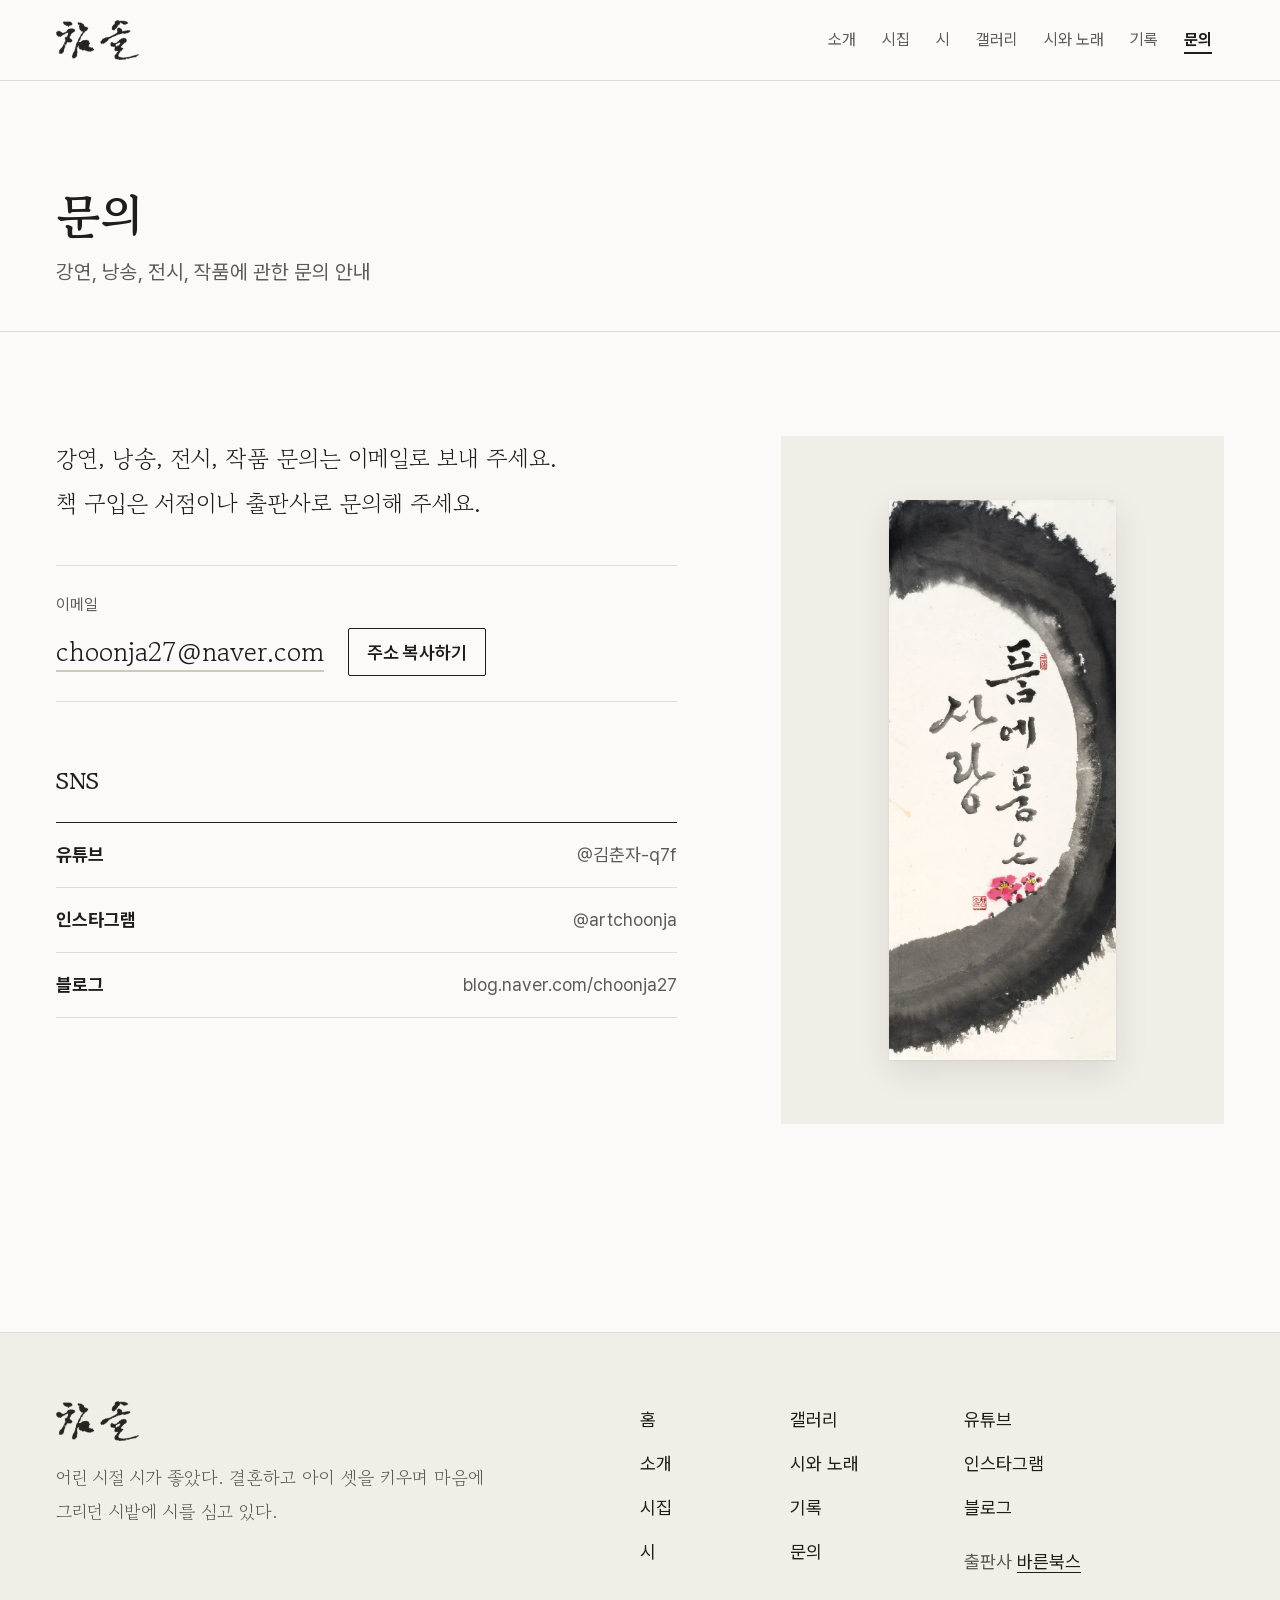
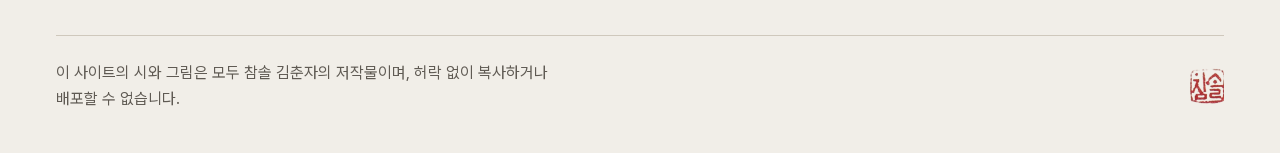
<file: contact/index.html>
<!DOCTYPE html><html lang="ko"><head><meta charset="utf-8"><meta name="viewport" content="width=device-width, initial-scale=1"><title>문의 – 참솔 김춘자</title><meta name="description" content="참솔 김춘자 작가의 강연, 낭송, 전시, 작품 문의 안내입니다."><link rel="icon" href="/img/brand/seal-32.png" sizes="32x32" type="image/png"><link rel="icon" href="/img/brand/seal-512.png" sizes="512x512" type="image/png"><link rel="apple-touch-icon" href="/img/brand/seal-180.png"><meta property="og:type" content="website"><meta property="og:site_name" content="참솔 김춘자"><meta property="og:title" content="문의 – 참솔 김춘자"><meta property="og:description" content="참솔 김춘자 작가의 강연, 낭송, 전시, 작품 문의 안내입니다."><meta property="og:image" content="https://choonja27.github.io/img/brand/og.jpg"><meta property="og:image:width" content="1200"><meta property="og:image:height" content="630"><meta name="twitter:card" content="summary_large_image"><link rel="stylesheet" href="/fonts/fonts.css"><link rel="stylesheet" href="/_astro/BaseLayout.Sk-ldmYv.css"><style>.contact[data-astro-cid-6bfsojfh]{gap:var(--s-6);display:grid}@media (width>=900px){.contact[data-astro-cid-6bfsojfh]{gap:var(--s-7);grid-template-columns:1.4fr 1fr;align-items:start}}.contact__lead[data-astro-cid-6bfsojfh]{font-family:var(--f-serif);margin-bottom:var(--s-5);font-size:1.3rem;line-height:1.9}.mail[data-astro-cid-6bfsojfh]{align-items:center;gap:var(--s-2) var(--s-4);padding-block:var(--s-4);border-block:1px solid var(--c-line);flex-wrap:wrap;display:flex}.mail__label[data-astro-cid-6bfsojfh]{color:var(--c-ink-light);font-size:var(--fs-small);flex-basis:100%}.mail__address[data-astro-cid-6bfsojfh]{font-family:var(--f-serif);color:var(--c-ink);text-decoration:underline;text-decoration-color:var(--c-line-strong);text-underline-offset:.25em;font-size:1.5rem}.mail__address[data-astro-cid-6bfsojfh]:visited{color:var(--c-ink)}.mail__address[data-astro-cid-6bfsojfh]:hover{text-decoration-color:currentColor}.mail__copy[data-astro-cid-6bfsojfh]{min-height:var(--touch);padding:0 18px}#email-status[data-astro-cid-6bfsojfh]{margin-top:var(--s-2)}#email-status[data-astro-cid-6bfsojfh]:not(.sr-only){color:var(--c-indigo);font-weight:600}.contact__social-title[data-astro-cid-6bfsojfh]{font-size:var(--fs-h3);margin-top:var(--s-6)}.social[data-astro-cid-6bfsojfh]{border-top:1px solid var(--c-ink);margin:0;padding:0;list-style:none}.social[data-astro-cid-6bfsojfh] li[data-astro-cid-6bfsojfh]{border-bottom:1px solid var(--c-line)}.social__link[data-astro-cid-6bfsojfh]{justify-content:space-between;gap:var(--s-3);min-height:64px;color:var(--c-ink);align-items:center;text-decoration:none;display:flex}.social__link[data-astro-cid-6bfsojfh]:visited{color:var(--c-ink)}.social__link[data-astro-cid-6bfsojfh] span[data-astro-cid-6bfsojfh]{color:var(--c-ink-light)}.social__link[data-astro-cid-6bfsojfh]:hover strong[data-astro-cid-6bfsojfh]{text-underline-offset:.3em;text-decoration:underline}.contact__wall[data-astro-cid-6bfsojfh]{background:var(--c-wall);padding:var(--s-6) var(--s-5);justify-content:center;display:flex}.contact__wall[data-astro-cid-6bfsojfh] img{width:auto;max-height:560px}
</style></head><body><a class="skip-link" href="#main">본문으로 건너뛰기</a><header class="site-header site-header--default" data-astro-cid-nen7h5rs><div class="container site-header__inner" data-astro-cid-nen7h5rs><a href="/" class="site-header__logo" aria-label="홈으로 가기" data-astro-cid-nen7h5rs><img src="/img/brand/logo-horizontal.png" alt="참솔 김춘자" width="249" height="120" data-astro-cid-nen7h5rs></a><nav class="site-nav" aria-label="주 메뉴" data-astro-cid-nen7h5rs><button type="button" class="site-nav__toggle" aria-expanded="false" aria-controls="site-nav-list" data-open-label="메뉴" data-close-label="닫기" data-astro-cid-nen7h5rs>메뉴</button><ul id="site-nav-list" class="site-nav__list" data-astro-cid-nen7h5rs><li data-astro-cid-nen7h5rs><a href="/about" data-astro-cid-nen7h5rs>소개</a></li><li data-astro-cid-nen7h5rs><a href="/books" data-astro-cid-nen7h5rs>시집</a></li><li data-astro-cid-nen7h5rs><a href="/poems" data-astro-cid-nen7h5rs>시</a></li><li data-astro-cid-nen7h5rs><a href="/gallery" data-astro-cid-nen7h5rs>갤러리</a></li><li data-astro-cid-nen7h5rs><a href="/songs" data-astro-cid-nen7h5rs>시와 노래</a></li><li data-astro-cid-nen7h5rs><a href="/journal" data-astro-cid-nen7h5rs>기록</a></li><li data-astro-cid-nen7h5rs><a href="/contact" aria-current="page" data-astro-cid-nen7h5rs>문의</a></li></ul></nav></div></header><script type="module">var e=document.querySelector(`.site-nav__toggle`),t=document.querySelector(`.site-header`);if(e&&t){let n=n=>{e.setAttribute(`aria-expanded`,String(n)),e.textContent=n?e.dataset.closeLabel:e.dataset.openLabel,t.classList.toggle(`is-menu-open`,n),document.body.classList.toggle(`no-scroll`,n)};e.addEventListener(`click`,()=>n(e.getAttribute(`aria-expanded`)!==`true`)),document.addEventListener(`keydown`,t=>{t.key===`Escape`&&e.getAttribute(`aria-expanded`)===`true`&&(n(!1),e.focus())}),matchMedia(`(min-width: 1100px)`).addEventListener(`change`,e=>{e.matches&&n(!1)})}</script><main id="main" tabindex="-1"><header class="container page-head" data-astro-cid-6bfsojfh><h1 data-astro-cid-6bfsojfh>문의</h1><p data-astro-cid-6bfsojfh>강연, 낭송, 전시, 작품에 관한 문의 안내</p></header><section class="section container contact" data-astro-cid-6bfsojfh><div data-astro-cid-6bfsojfh><p class="contact__lead" data-astro-cid-6bfsojfh>강연, 낭송, 전시, 작품 문의는 이메일로 보내 주세요.<br data-astro-cid-6bfsojfh>책 구입은 서점이나 출판사로 문의해 주세요.</p><div class="mail" id="email" data-address="choonja27@naver.com" data-astro-cid-6bfsojfh><span class="mail__label" data-astro-cid-6bfsojfh>이메일</span><a class="mail__address" href="mailto:choonja27@naver.com" data-astro-cid-6bfsojfh>choonja27@naver.com</a><button type="button" class="btn btn-secondary mail__copy" id="email-copy" data-astro-cid-6bfsojfh>주소 복사하기</button></div><p class="sr-only" aria-live="polite" id="email-status" data-done="주소를 복사했습니다." data-astro-cid-6bfsojfh></p><h2 class="contact__social-title" data-astro-cid-6bfsojfh>SNS</h2><ul class="social" role="list" data-astro-cid-6bfsojfh><li data-astro-cid-6bfsojfh><a href="https://www.youtube.com/@%EA%B9%80%EC%B6%98%EC%9E%90-q7f" class="social__link" target="_blank" rel="noopener" data-astro-cid-6bfsojfh="true"><strong data-astro-cid-6bfsojfh>유튜브</strong><span data-astro-cid-6bfsojfh>@김춘자-q7f</span><span class="sr-only"> (새 창)</span></a></li><li data-astro-cid-6bfsojfh><a href="https://www.instagram.com/artchoonja/" class="social__link" target="_blank" rel="noopener" data-astro-cid-6bfsojfh="true"><strong data-astro-cid-6bfsojfh>인스타그램</strong><span data-astro-cid-6bfsojfh>@artchoonja</span><span class="sr-only"> (새 창)</span></a></li><li data-astro-cid-6bfsojfh><a href="https://blog.naver.com/choonja27" class="social__link" target="_blank" rel="noopener" data-astro-cid-6bfsojfh="true"><strong data-astro-cid-6bfsojfh>블로그</strong><span data-astro-cid-6bfsojfh>blog.naver.com/choonja27</span><span class="sr-only"> (새 창)</span></a></li></ul></div><div class="contact__wall" data-astro-cid-6bfsojfh><picture><source type="image/webp" srcset="/img/artworks/art-13-640.webp 640w, /img/artworks/art-13-1200.webp 813w" sizes="(min-width: 900px) 260px, 50vw"><img src="/img/artworks/art-13-1200.jpg" alt="커다란 먹 원 안에 붓글씨와 붉은 꽃 두 송이를 그린 작품." width="813" height="2000" class="artwork" loading="lazy" decoding="async"></picture></div></section></main><footer class="site-footer" data-astro-cid-jo6i4kqk><div class="container site-footer__inner" data-astro-cid-jo6i4kqk><div class="site-footer__intro" data-astro-cid-jo6i4kqk><a href="/" class="site-footer__logo" aria-label="홈으로 가기" data-astro-cid-jo6i4kqk><img src="/img/brand/logo-horizontal.png" alt="참솔 김춘자" width="249" height="120" loading="lazy" data-astro-cid-jo6i4kqk></a><p data-astro-cid-jo6i4kqk>어린 시절 시가 좋았다. 결혼하고 아이 셋을 키우며 마음에 그리던 시밭에 시를 심고 있다.</p></div><nav aria-label="사이트 메뉴" data-astro-cid-jo6i4kqk><ul class="site-footer__list" data-astro-cid-jo6i4kqk><li data-astro-cid-jo6i4kqk><a href="/" data-astro-cid-jo6i4kqk>홈</a></li><li data-astro-cid-jo6i4kqk><a href="/about" data-astro-cid-jo6i4kqk>소개</a></li><li data-astro-cid-jo6i4kqk><a href="/books" data-astro-cid-jo6i4kqk>시집</a></li><li data-astro-cid-jo6i4kqk><a href="/poems" data-astro-cid-jo6i4kqk>시</a></li><li data-astro-cid-jo6i4kqk><a href="/gallery" data-astro-cid-jo6i4kqk>갤러리</a></li><li data-astro-cid-jo6i4kqk><a href="/songs" data-astro-cid-jo6i4kqk>시와 노래</a></li><li data-astro-cid-jo6i4kqk><a href="/journal" data-astro-cid-jo6i4kqk>기록</a></li><li data-astro-cid-jo6i4kqk><a href="/contact" data-astro-cid-jo6i4kqk>문의</a></li></ul></nav><div class="site-footer__links" data-astro-cid-jo6i4kqk><ul class="site-footer__list" aria-label="SNS" data-astro-cid-jo6i4kqk><li data-astro-cid-jo6i4kqk><a href="https://www.youtube.com/@%EA%B9%80%EC%B6%98%EC%9E%90-q7f" target="_blank" rel="noopener" data-astro-cid-jo6i4kqk="true">유튜브<span class="sr-only"> (새 창)</span></a></li><li data-astro-cid-jo6i4kqk><a href="https://www.instagram.com/artchoonja/" target="_blank" rel="noopener" data-astro-cid-jo6i4kqk="true">인스타그램<span class="sr-only"> (새 창)</span></a></li><li data-astro-cid-jo6i4kqk><a href="https://blog.naver.com/choonja27" target="_blank" rel="noopener" data-astro-cid-jo6i4kqk="true">블로그<span class="sr-only"> (새 창)</span></a></li></ul><p class="site-footer__publisher" data-astro-cid-jo6i4kqk>출판사 <a href="https://barunbooks.com" target="_blank" rel="noopener" data-astro-cid-jo6i4kqk="true">바른북스<span class="sr-only"> (새 창)</span></a></p></div></div><div class="container" data-astro-cid-jo6i4kqk><div class="site-footer__bottom" data-astro-cid-jo6i4kqk><p class="text-small" data-astro-cid-jo6i4kqk>이 사이트의 시와 그림은 모두 참솔 김춘자의 저작물이며, 허락 없이 복사하거나 배포할 수 없습니다.</p><img src="/img/brand/seal.webp" alt="참솔 김춘자의 붉은 낙관" width="40" height="40" class="site-footer__seal" loading="lazy" data-astro-cid-jo6i4kqk></div></div></footer></body></html><script type="module">var e=document.getElementById(`email`).dataset.address;document.getElementById(`email-copy`).addEventListener(`click`,async()=>{let t=document.getElementById(`email-status`);try{await navigator.clipboard.writeText(e),t.textContent=t.dataset.done,t.classList.remove(`sr-only`)}catch{t.textContent=e,t.classList.remove(`sr-only`)}});</script>
</file>
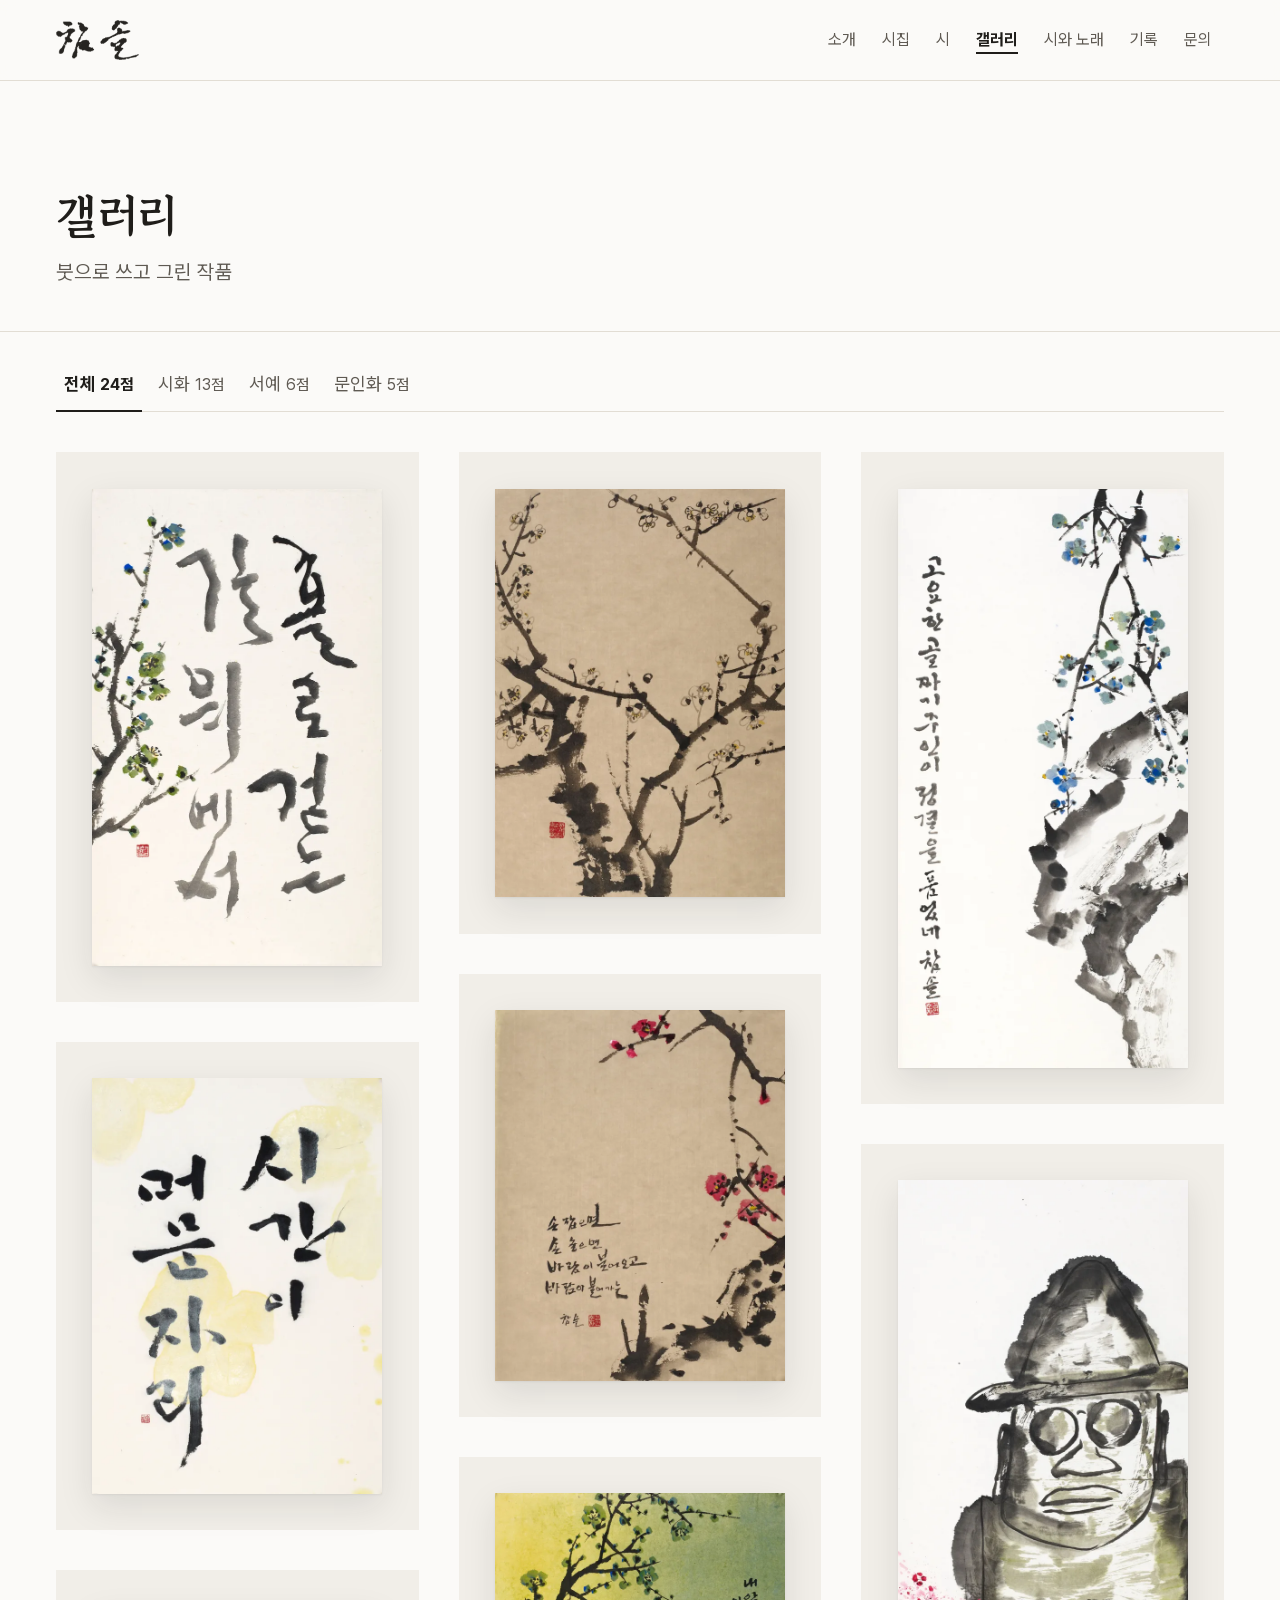
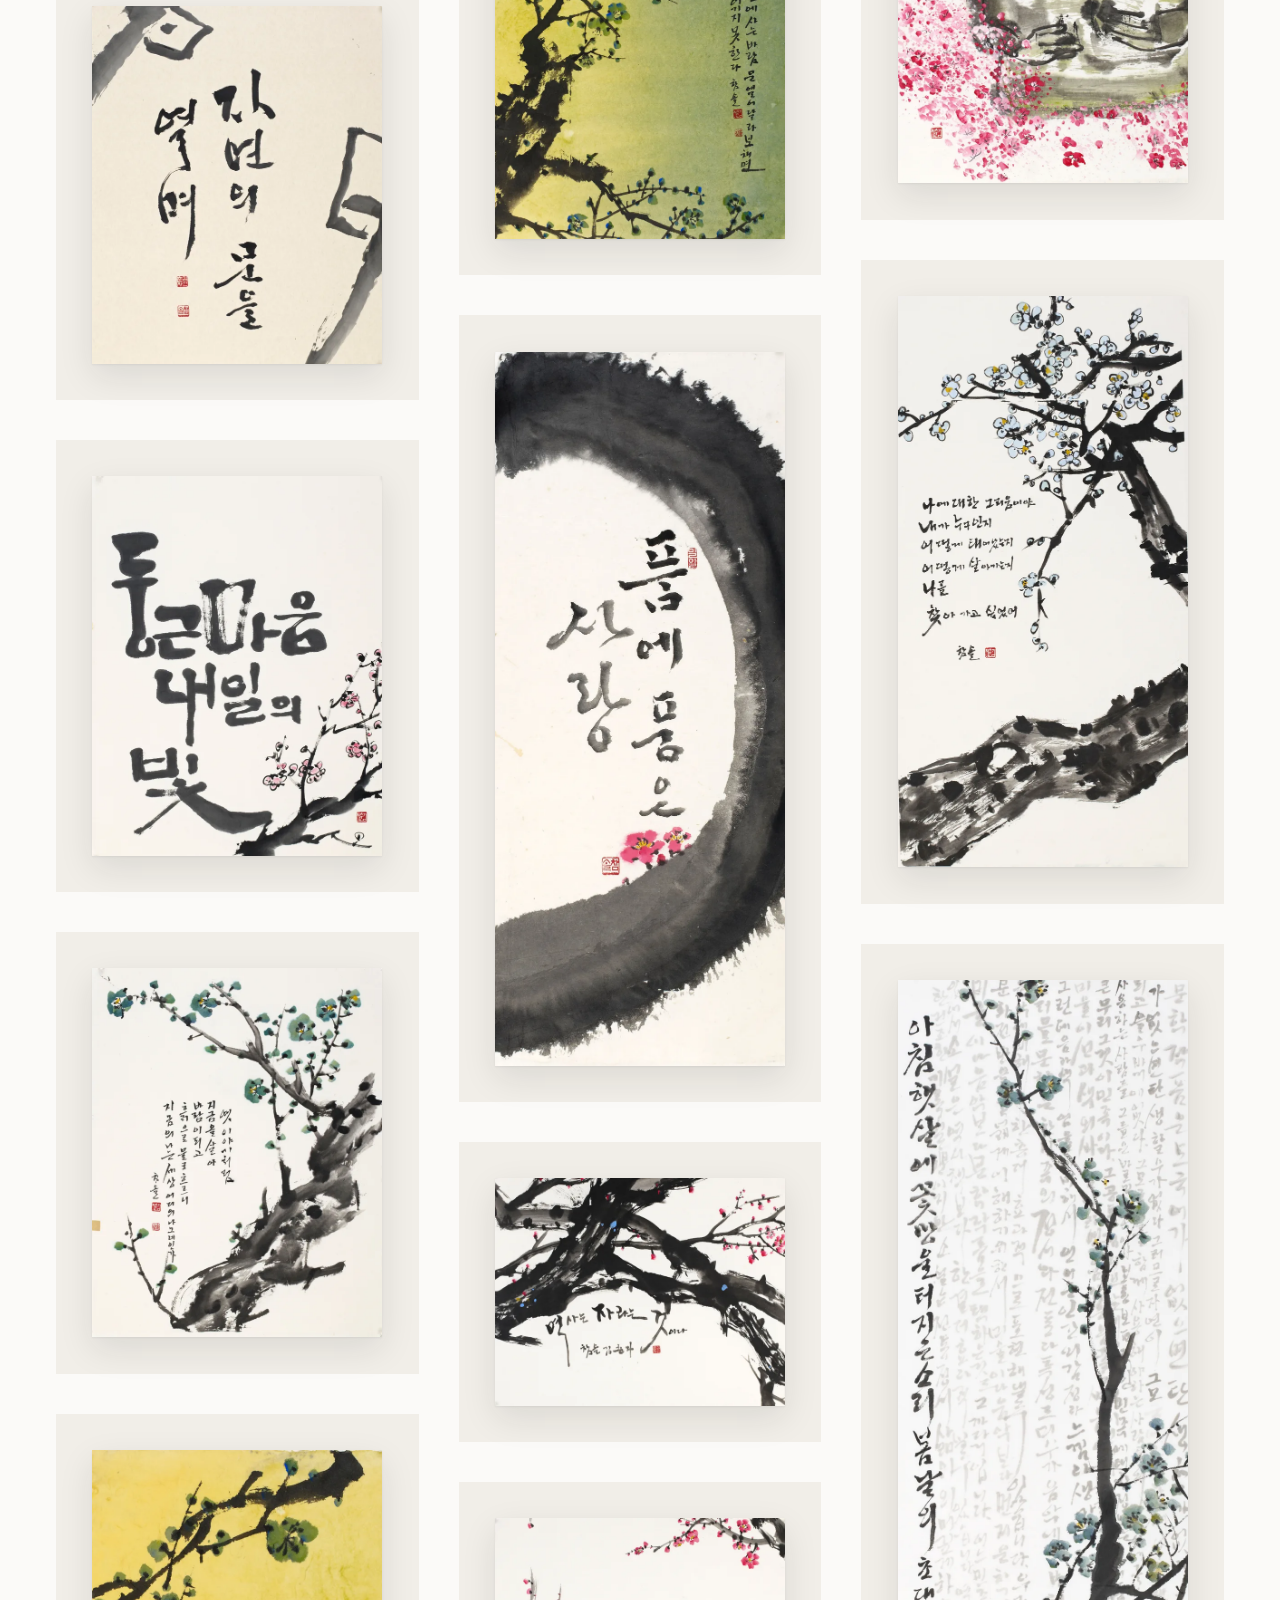
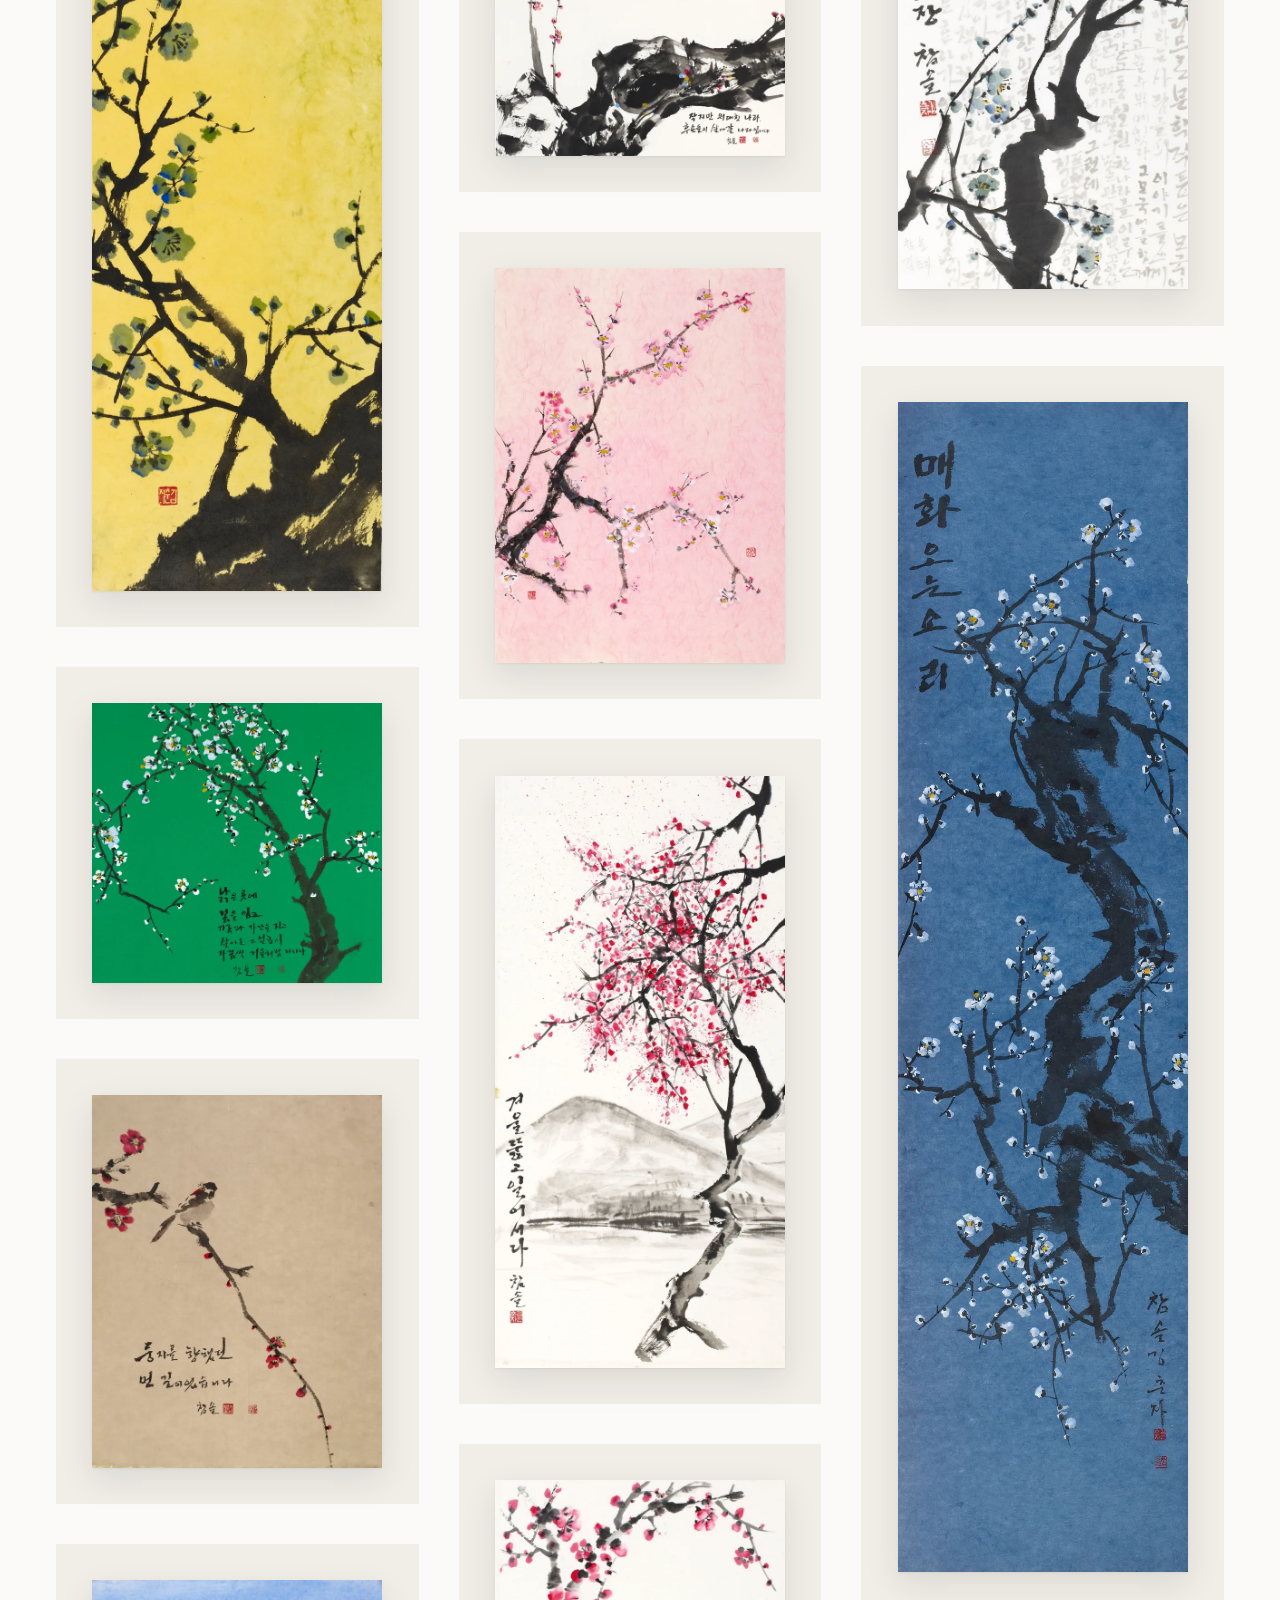
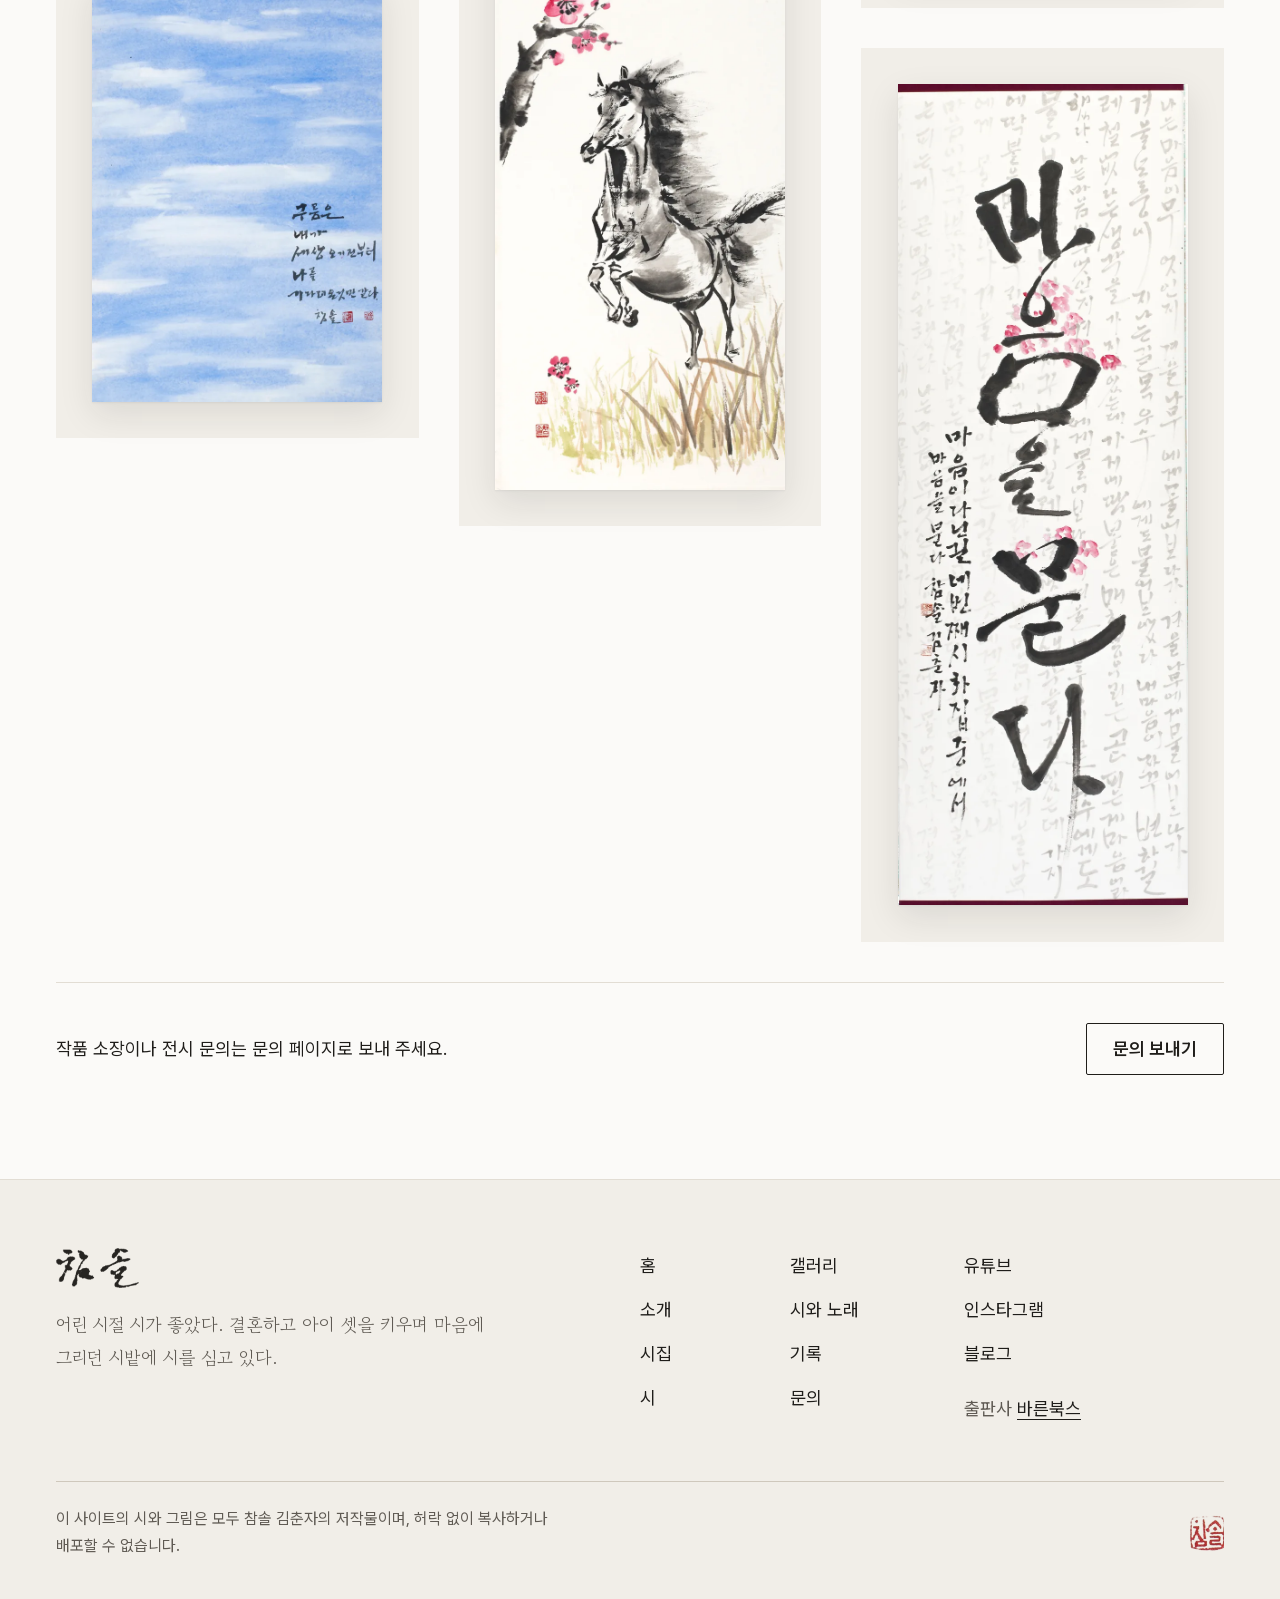
<file: gallery/index.html>
<!DOCTYPE html><html lang="ko"><head><meta charset="utf-8"><meta name="viewport" content="width=device-width, initial-scale=1"><title>갤러리 – 참솔 김춘자</title><meta name="description" content="참솔 김춘자의 시화, 서예, 문인화 작품을 감상하세요."><link rel="icon" href="/img/brand/seal-32.png" sizes="32x32" type="image/png"><link rel="icon" href="/img/brand/seal-512.png" sizes="512x512" type="image/png"><link rel="apple-touch-icon" href="/img/brand/seal-180.png"><meta property="og:type" content="website"><meta property="og:site_name" content="참솔 김춘자"><meta property="og:title" content="갤러리 – 참솔 김춘자"><meta property="og:description" content="참솔 김춘자의 시화, 서예, 문인화 작품을 감상하세요."><meta property="og:image" content="https://choonja27.github.io/img/brand/og.jpg"><meta property="og:image:width" content="1200"><meta property="og:image:height" content="630"><meta name="twitter:card" content="summary_large_image"><link rel="stylesheet" href="/fonts/fonts.css"><link rel="stylesheet" href="/_astro/lightbox.Dmik7Plr.css"><link rel="stylesheet" href="/_astro/BaseLayout.Sk-ldmYv.css"><style>.gallery[data-astro-cid-3mhbem3k]{padding-top:var(--s-4)}.gallery__controls[data-astro-cid-3mhbem3k]{top:var(--header-h);z-index:5;justify-content:space-between;align-items:center;gap:var(--s-2) var(--s-5);margin-bottom:var(--s-5);background:var(--c-paper);border-bottom:1px solid var(--c-line);flex-wrap:wrap;display:flex;position:sticky}.gallery__filters[data-astro-cid-3mhbem3k]{gap:0 var(--s-2);flex-wrap:wrap;display:flex}.gallery__filter[data-astro-cid-3mhbem3k],.gallery__layout-btn[data-astro-cid-3mhbem3k]{min-height:56px;padding:0 var(--s-2);color:var(--c-ink-light);font:inherit;cursor:pointer;background:0 0;border:0;border-bottom:2px solid #0000;margin-bottom:-1px}.gallery__count[data-astro-cid-3mhbem3k]{font-size:var(--fs-small)}.gallery__filter[data-astro-cid-3mhbem3k][aria-pressed=true]{color:var(--c-ink);border-bottom-color:var(--c-ink);font-weight:700}.gallery__filter[data-astro-cid-3mhbem3k]:hover{color:var(--c-ink)}.gallery__layout[data-astro-cid-3mhbem3k]{display:flex}.gallery__layout-btn[data-astro-cid-3mhbem3k]{font-size:var(--fs-small)}.gallery__layout-btn[data-astro-cid-3mhbem3k][aria-pressed=true]{color:var(--c-ink);text-underline-offset:.3em;font-weight:700;text-decoration:underline}@media (width>=700px){.gallery__layout[data-astro-cid-3mhbem3k]{display:none}}.gallery__grid[data-astro-cid-3mhbem3k]{columns:1;column-gap:var(--s-4);margin:0;padding:0;list-style:none}.gallery__grid[data-astro-cid-3mhbem3k][data-cols="2"]{columns:2;column-gap:var(--s-3)}@media (width>=700px){.gallery__grid[data-astro-cid-3mhbem3k],.gallery__grid[data-astro-cid-3mhbem3k][data-cols="2"]{columns:2;column-gap:var(--s-4)}}@media (width>=1100px){.gallery__grid[data-astro-cid-3mhbem3k],.gallery__grid[data-astro-cid-3mhbem3k][data-cols="2"]{columns:3;column-gap:var(--s-5)}}.gallery__item[data-astro-cid-3mhbem3k]{break-inside:avoid;margin-bottom:var(--s-5)}.gallery__item[data-astro-cid-3mhbem3k][hidden]{display:none}.gallery__item[data-astro-cid-3mhbem3k] figure[data-astro-cid-3mhbem3k]{margin:0}.gallery__item[data-astro-cid-3mhbem3k] a[data-astro-cid-3mhbem3k]{cursor:zoom-in;background:var(--c-wall);padding:10%;display:block;position:relative}.gallery__item[data-astro-cid-3mhbem3k] a[data-astro-cid-3mhbem3k]:hover{background:#ebe7df}.gallery__item[data-astro-cid-3mhbem3k] img{width:100%;height:auto}.gallery__grid[data-astro-cid-3mhbem3k][data-cols="2"] .gallery__item[data-astro-cid-3mhbem3k]{margin-bottom:var(--s-3)}.gallery__grid[data-astro-cid-3mhbem3k][data-cols="2"] .gallery__item[data-astro-cid-3mhbem3k] a[data-astro-cid-3mhbem3k]{padding:8%}.gallery__info[data-astro-cid-3mhbem3k]{margin-top:var(--s-2);font-size:var(--fs-small);color:var(--c-ink-light);line-height:1.7}.gallery__inquiry[data-astro-cid-3mhbem3k]{justify-content:space-between;align-items:center;gap:var(--s-3);margin-top:var(--s-5);padding-top:var(--s-5);border-top:1px solid var(--c-line);flex-wrap:wrap;display:flex}.gallery__inquiry[data-astro-cid-3mhbem3k] p[data-astro-cid-3mhbem3k]{margin:0}
</style></head><body><a class="skip-link" href="#main">본문으로 건너뛰기</a><header class="site-header site-header--default" data-astro-cid-nen7h5rs><div class="container site-header__inner" data-astro-cid-nen7h5rs><a href="/" class="site-header__logo" aria-label="홈으로 가기" data-astro-cid-nen7h5rs><img src="/img/brand/logo-horizontal.png" alt="참솔 김춘자" width="249" height="120" data-astro-cid-nen7h5rs></a><nav class="site-nav" aria-label="주 메뉴" data-astro-cid-nen7h5rs><button type="button" class="site-nav__toggle" aria-expanded="false" aria-controls="site-nav-list" data-open-label="메뉴" data-close-label="닫기" data-astro-cid-nen7h5rs>메뉴</button><ul id="site-nav-list" class="site-nav__list" data-astro-cid-nen7h5rs><li data-astro-cid-nen7h5rs><a href="/about" data-astro-cid-nen7h5rs>소개</a></li><li data-astro-cid-nen7h5rs><a href="/books" data-astro-cid-nen7h5rs>시집</a></li><li data-astro-cid-nen7h5rs><a href="/poems" data-astro-cid-nen7h5rs>시</a></li><li data-astro-cid-nen7h5rs><a href="/gallery" aria-current="page" data-astro-cid-nen7h5rs>갤러리</a></li><li data-astro-cid-nen7h5rs><a href="/songs" data-astro-cid-nen7h5rs>시와 노래</a></li><li data-astro-cid-nen7h5rs><a href="/journal" data-astro-cid-nen7h5rs>기록</a></li><li data-astro-cid-nen7h5rs><a href="/contact" data-astro-cid-nen7h5rs>문의</a></li></ul></nav></div></header><script type="module">var e=document.querySelector(`.site-nav__toggle`),t=document.querySelector(`.site-header`);if(e&&t){let n=n=>{e.setAttribute(`aria-expanded`,String(n)),e.textContent=n?e.dataset.closeLabel:e.dataset.openLabel,t.classList.toggle(`is-menu-open`,n),document.body.classList.toggle(`no-scroll`,n)};e.addEventListener(`click`,()=>n(e.getAttribute(`aria-expanded`)!==`true`)),document.addEventListener(`keydown`,t=>{t.key===`Escape`&&e.getAttribute(`aria-expanded`)===`true`&&(n(!1),e.focus())}),matchMedia(`(min-width: 1100px)`).addEventListener(`change`,e=>{e.matches&&n(!1)})}</script><main id="main" tabindex="-1"><header class="container page-head" data-astro-cid-3mhbem3k><h1 data-astro-cid-3mhbem3k>갤러리</h1><p data-astro-cid-3mhbem3k>붓으로 쓰고 그린 작품</p></header><section class="container gallery" data-astro-cid-3mhbem3k><div class="gallery__controls" data-astro-cid-3mhbem3k><div class="gallery__filters" role="group" aria-label="작품 분류" data-astro-cid-3mhbem3k><button type="button" class="gallery__filter" data-filter="all" aria-pressed="true" data-astro-cid-3mhbem3k>전체 <span class="gallery__count" data-astro-cid-3mhbem3k>24점</span></button><button type="button" class="gallery__filter" data-filter="poem-art" aria-pressed="false" data-astro-cid-3mhbem3k>시화 <span class="gallery__count" data-astro-cid-3mhbem3k>13점</span></button><button type="button" class="gallery__filter" data-filter="calligraphy" aria-pressed="false" data-astro-cid-3mhbem3k>서예 <span class="gallery__count" data-astro-cid-3mhbem3k>6점</span></button><button type="button" class="gallery__filter" data-filter="painting" aria-pressed="false" data-astro-cid-3mhbem3k>문인화 <span class="gallery__count" data-astro-cid-3mhbem3k>5점</span></button></div><div class="gallery__layout" role="group" aria-label="한 줄에 보기" data-astro-cid-3mhbem3k><button type="button" class="gallery__layout-btn" data-cols="1" aria-pressed="true" data-astro-cid-3mhbem3k>한 점씩</button><button type="button" class="gallery__layout-btn" data-cols="2" aria-pressed="false" data-astro-cid-3mhbem3k>두 점씩</button></div></div><p class="sr-only" aria-live="polite" id="gallery-status" data-astro-cid-3mhbem3k></p><ul class="gallery__grid" role="list" data-astro-cid-3mhbem3k><li class="gallery__item" data-category="calligraphy" data-astro-cid-3mhbem3k><figure data-astro-cid-3mhbem3k><a href="/img/artworks/art-1-2000.webp" data-pswp-group="gallery" data-pswp-src="/img/artworks/art-1-2000.webp" data-pswp-width="1215" data-pswp-height="2000" data-pswp-info="30×47cm" data-pswp-copyright="이 사이트의 시와 그림은 모두 참솔 김춘자의 저작물이며, 허락 없이 복사하거나 배포할 수 없습니다." class="astro-3mhbem3k" data-astro-cid-3mhbem3k><picture><source type="image/webp" srcset="/img/artworks/art-1-640.webp 640w, /img/artworks/art-1-1200.webp 1200w, /img/artworks/art-1-2000.webp 1215w" sizes="(min-width: 1100px) 380px, (min-width: 700px) 45vw, 90vw"><img src="/img/artworks/art-1-1200.jpg" alt="왼쪽에 청록빛 매화 가지를 그리고, 오른쪽에 큰 붓글씨를 쓴 작품." width="1215" height="2000" class="artwork" loading="lazy" decoding="async"></picture><span class="sr-only" data-astro-cid-3mhbem3k>작품 크게 보기</span></a></figure></li><li class="gallery__item" data-category="calligraphy" data-astro-cid-3mhbem3k><figure data-astro-cid-3mhbem3k><a href="/img/artworks/art-2-2000.webp" data-pswp-group="gallery" data-pswp-src="/img/artworks/art-2-2000.webp" data-pswp-width="1398" data-pswp-height="2000" data-pswp-info="35×50cm" data-pswp-copyright="이 사이트의 시와 그림은 모두 참솔 김춘자의 저작물이며, 허락 없이 복사하거나 배포할 수 없습니다." class="astro-3mhbem3k" data-astro-cid-3mhbem3k><picture><source type="image/webp" srcset="/img/artworks/art-2-640.webp 640w, /img/artworks/art-2-1200.webp 1200w, /img/artworks/art-2-2000.webp 1398w" sizes="(min-width: 1100px) 380px, (min-width: 700px) 45vw, 90vw"><img src="/img/artworks/art-2-1200.jpg" alt="노란 물감이 번진 바탕 위에 크게 쓴 붓글씨 작품." width="1398" height="2000" class="artwork" loading="lazy" decoding="async"></picture><span class="sr-only" data-astro-cid-3mhbem3k>작품 크게 보기</span></a></figure></li><li class="gallery__item" data-category="calligraphy" data-astro-cid-3mhbem3k><figure data-astro-cid-3mhbem3k><a href="/img/artworks/art-3-2000.webp" data-pswp-group="gallery" data-pswp-src="/img/artworks/art-3-2000.webp" data-pswp-width="1623" data-pswp-height="2000" data-pswp-info="40×49cm" data-pswp-copyright="이 사이트의 시와 그림은 모두 참솔 김춘자의 저작물이며, 허락 없이 복사하거나 배포할 수 없습니다." class="astro-3mhbem3k" data-astro-cid-3mhbem3k><picture><source type="image/webp" srcset="/img/artworks/art-3-640.webp 640w, /img/artworks/art-3-1200.webp 1200w, /img/artworks/art-3-2000.webp 1623w" sizes="(min-width: 1100px) 380px, (min-width: 700px) 45vw, 90vw"><img src="/img/artworks/art-3-1200.jpg" alt="굵은 먹 획 사이에 큰 붓글씨를 쓴 작품." width="1623" height="2000" class="artwork" loading="lazy" decoding="async"></picture><span class="sr-only" data-astro-cid-3mhbem3k>작품 크게 보기</span></a></figure></li><li class="gallery__item" data-category="calligraphy" data-astro-cid-3mhbem3k><figure data-astro-cid-3mhbem3k><a href="/img/artworks/art-4-2000.webp" data-pswp-group="gallery" data-pswp-src="/img/artworks/art-4-2000.webp" data-pswp-width="1528" data-pswp-height="2000" data-pswp-info="35×46cm" data-pswp-copyright="이 사이트의 시와 그림은 모두 참솔 김춘자의 저작물이며, 허락 없이 복사하거나 배포할 수 없습니다." class="astro-3mhbem3k" data-astro-cid-3mhbem3k><picture><source type="image/webp" srcset="/img/artworks/art-4-640.webp 640w, /img/artworks/art-4-1200.webp 1200w, /img/artworks/art-4-2000.webp 1528w" sizes="(min-width: 1100px) 380px, (min-width: 700px) 45vw, 90vw"><img src="/img/artworks/art-4-1200.jpg" alt="크게 쓴 붓글씨 옆에 분홍 매화 가지를 그린 작품." width="1528" height="2000" class="artwork" loading="lazy" decoding="async"></picture><span class="sr-only" data-astro-cid-3mhbem3k>작품 크게 보기</span></a></figure></li><li class="gallery__item" data-category="poem-art" data-astro-cid-3mhbem3k><figure data-astro-cid-3mhbem3k><a href="/img/artworks/art-5-2000.webp" data-pswp-group="gallery" data-pswp-src="/img/artworks/art-5-2000.webp" data-pswp-width="1572" data-pswp-height="2000" data-pswp-info="40×50cm" data-pswp-copyright="이 사이트의 시와 그림은 모두 참솔 김춘자의 저작물이며, 허락 없이 복사하거나 배포할 수 없습니다." data-pswp-book="/books/maeum-5" data-pswp-book-label="이 작품이 실린 책: 『마음이 다닌 길 – 다섯 번째 이야기: 매화 오는 소리』" class="astro-3mhbem3k" data-astro-cid-3mhbem3k><picture><source type="image/webp" srcset="/img/artworks/art-5-640.webp 640w, /img/artworks/art-5-1200.webp 1200w, /img/artworks/art-5-2000.webp 1572w" sizes="(min-width: 1100px) 380px, (min-width: 700px) 45vw, 90vw"><img src="/img/artworks/art-5-1200.jpg" alt="청록빛 매화와 굵은 먹으로 그린 고목 옆에 글을 쓴 작품." width="1572" height="2000" class="artwork" loading="lazy" decoding="async"></picture><span class="sr-only" data-astro-cid-3mhbem3k>작품 크게 보기</span></a></figure></li><li class="gallery__item" data-category="painting" data-astro-cid-3mhbem3k><figure data-astro-cid-3mhbem3k><a href="/img/artworks/art-6-1200.webp" data-pswp-group="gallery" data-pswp-src="/img/artworks/art-6-1200.webp" data-pswp-width="783" data-pswp-height="2000" data-pswp-info="19×48cm" data-pswp-copyright="이 사이트의 시와 그림은 모두 참솔 김춘자의 저작물이며, 허락 없이 복사하거나 배포할 수 없습니다." class="astro-3mhbem3k" data-astro-cid-3mhbem3k><picture><source type="image/webp" srcset="/img/artworks/art-6-640.webp 640w, /img/artworks/art-6-1200.webp 783w" sizes="(min-width: 1100px) 380px, (min-width: 700px) 45vw, 90vw"><img src="/img/artworks/art-6-1200.jpg" alt="노란 종이에 청록빛 매화 가지와 굵은 줄기를 그린 문인화." width="783" height="2000" class="artwork" loading="lazy" decoding="async"></picture><span class="sr-only" data-astro-cid-3mhbem3k>작품 크게 보기</span></a></figure></li><li class="gallery__item" data-category="poem-art" data-astro-cid-3mhbem3k><figure data-astro-cid-3mhbem3k><a href="/img/artworks/art-7-2000.webp" data-pswp-group="gallery" data-pswp-src="/img/artworks/art-7-2000.webp" data-pswp-width="2000" data-pswp-height="1928" data-pswp-info="40×40cm" data-pswp-copyright="이 사이트의 시와 그림은 모두 참솔 김춘자의 저작물이며, 허락 없이 복사하거나 배포할 수 없습니다." class="astro-3mhbem3k" data-astro-cid-3mhbem3k><picture><source type="image/webp" srcset="/img/artworks/art-7-640.webp 640w, /img/artworks/art-7-1200.webp 1200w, /img/artworks/art-7-2000.webp 2000w" sizes="(min-width: 1100px) 380px, (min-width: 700px) 45vw, 90vw"><img src="/img/artworks/art-7-1200.jpg" alt="초록 바탕에 흰 매화가 가득 핀 나무를 그리고, 아래에 글을 쓴 작품." width="2000" height="1928" class="artwork" loading="lazy" decoding="async"></picture><span class="sr-only" data-astro-cid-3mhbem3k>작품 크게 보기</span></a></figure></li><li class="gallery__item" data-category="poem-art" data-astro-cid-3mhbem3k><figure data-astro-cid-3mhbem3k><a href="/img/artworks/art-8-2000.webp" data-pswp-group="gallery" data-pswp-src="/img/artworks/art-8-2000.webp" data-pswp-width="1559" data-pswp-height="2000" data-pswp-info="36×46cm" data-pswp-copyright="이 사이트의 시와 그림은 모두 참솔 김춘자의 저작물이며, 허락 없이 복사하거나 배포할 수 없습니다." class="astro-3mhbem3k" data-astro-cid-3mhbem3k><picture><source type="image/webp" srcset="/img/artworks/art-8-640.webp 640w, /img/artworks/art-8-1200.webp 1200w, /img/artworks/art-8-2000.webp 1559w" sizes="(min-width: 1100px) 380px, (min-width: 700px) 45vw, 90vw"><img src="/img/artworks/art-8-1200.jpg" alt="갈색 바탕에 붉은 매화 가지와 작은 새를 그리고, 글을 쓴 작품." width="1559" height="2000" class="artwork" loading="lazy" decoding="async"></picture><span class="sr-only" data-astro-cid-3mhbem3k>작품 크게 보기</span></a></figure></li><li class="gallery__item" data-category="poem-art" data-astro-cid-3mhbem3k><figure data-astro-cid-3mhbem3k><a href="/img/artworks/art-9-2000.webp" data-pswp-group="gallery" data-pswp-src="/img/artworks/art-9-2000.webp" data-pswp-width="1377" data-pswp-height="2000" data-pswp-info="35×50cm" data-pswp-copyright="이 사이트의 시와 그림은 모두 참솔 김춘자의 저작물이며, 허락 없이 복사하거나 배포할 수 없습니다." class="astro-3mhbem3k" data-astro-cid-3mhbem3k><picture><source type="image/webp" srcset="/img/artworks/art-9-640.webp 640w, /img/artworks/art-9-1200.webp 1200w, /img/artworks/art-9-2000.webp 1377w" sizes="(min-width: 1100px) 380px, (min-width: 700px) 45vw, 90vw"><img src="/img/artworks/art-9-1200.jpg" alt="하늘색 구름이 흐르는 바탕에 글을 쓴 작품." width="1377" height="2000" class="artwork" loading="lazy" decoding="async"></picture><span class="sr-only" data-astro-cid-3mhbem3k>작품 크게 보기</span></a></figure></li><li class="gallery__item" data-category="painting" data-astro-cid-3mhbem3k><figure data-astro-cid-3mhbem3k><a href="/img/artworks/art-10-2000.webp" data-pswp-group="gallery" data-pswp-src="/img/artworks/art-10-2000.webp" data-pswp-width="1420" data-pswp-height="2000" data-pswp-info="35×50cm" data-pswp-copyright="이 사이트의 시와 그림은 모두 참솔 김춘자의 저작물이며, 허락 없이 복사하거나 배포할 수 없습니다." class="astro-3mhbem3k" data-astro-cid-3mhbem3k><picture><source type="image/webp" srcset="/img/artworks/art-10-640.webp 640w, /img/artworks/art-10-1200.webp 1200w, /img/artworks/art-10-2000.webp 1420w" sizes="(min-width: 1100px) 380px, (min-width: 700px) 45vw, 90vw"><img src="/img/artworks/art-10-1200.jpg" alt="갈색 바탕에 먹으로 굵은 매화 가지를 그린 문인화." width="1420" height="2000" class="artwork" loading="lazy" decoding="async"></picture><span class="sr-only" data-astro-cid-3mhbem3k>작품 크게 보기</span></a></figure></li><li class="gallery__item" data-category="poem-art" data-astro-cid-3mhbem3k><figure data-astro-cid-3mhbem3k><a href="/img/artworks/art-11-2000.webp" data-pswp-group="gallery" data-pswp-src="/img/artworks/art-11-2000.webp" data-pswp-width="1566" data-pswp-height="2000" data-pswp-info="35×45cm" data-pswp-copyright="이 사이트의 시와 그림은 모두 참솔 김춘자의 저작물이며, 허락 없이 복사하거나 배포할 수 없습니다." data-pswp-book="/books/maeum-5" data-pswp-book-label="이 작품이 실린 책: 『마음이 다닌 길 – 다섯 번째 이야기: 매화 오는 소리』" class="astro-3mhbem3k" data-astro-cid-3mhbem3k><picture><source type="image/webp" srcset="/img/artworks/art-11-640.webp 640w, /img/artworks/art-11-1200.webp 1200w, /img/artworks/art-11-2000.webp 1566w" sizes="(min-width: 1100px) 380px, (min-width: 700px) 45vw, 90vw"><img src="/img/artworks/art-11-1200.jpg" alt="갈색 바탕에 붉은 매화와 바위를 그리고, 왼쪽 아래에 글을 쓴 작품." width="1566" height="2000" class="artwork" loading="lazy" decoding="async"></picture><span class="sr-only" data-astro-cid-3mhbem3k>작품 크게 보기</span></a></figure></li><li class="gallery__item" data-category="poem-art" data-astro-cid-3mhbem3k><figure data-astro-cid-3mhbem3k><a href="/img/artworks/art-12-2000.webp" data-pswp-group="gallery" data-pswp-src="/img/artworks/art-12-2000.webp" data-pswp-width="1680" data-pswp-height="2000" data-pswp-info="40×48cm" data-pswp-copyright="이 사이트의 시와 그림은 모두 참솔 김춘자의 저작물이며, 허락 없이 복사하거나 배포할 수 없습니다." class="astro-3mhbem3k" data-astro-cid-3mhbem3k><picture><source type="image/webp" srcset="/img/artworks/art-12-640.webp 640w, /img/artworks/art-12-1200.webp 1200w, /img/artworks/art-12-2000.webp 1680w" sizes="(min-width: 1100px) 380px, (min-width: 700px) 45vw, 90vw"><img src="/img/artworks/art-12-1200.jpg" alt="노랑에서 초록으로 번지는 바탕에 청록 매화 가지를 그리고, 오른쪽에 글을 쓴 작품." width="1680" height="2000" class="artwork" loading="lazy" decoding="async"></picture><span class="sr-only" data-astro-cid-3mhbem3k>작품 크게 보기</span></a></figure></li><li class="gallery__item" data-category="calligraphy" data-astro-cid-3mhbem3k><figure data-astro-cid-3mhbem3k><a href="/img/artworks/art-13-1200.webp" data-pswp-group="gallery" data-pswp-src="/img/artworks/art-13-1200.webp" data-pswp-width="813" data-pswp-height="2000" data-pswp-info="26×60cm" data-pswp-copyright="이 사이트의 시와 그림은 모두 참솔 김춘자의 저작물이며, 허락 없이 복사하거나 배포할 수 없습니다." class="astro-3mhbem3k" data-astro-cid-3mhbem3k><picture><source type="image/webp" srcset="/img/artworks/art-13-640.webp 640w, /img/artworks/art-13-1200.webp 813w" sizes="(min-width: 1100px) 380px, (min-width: 700px) 45vw, 90vw"><img src="/img/artworks/art-13-1200.jpg" alt="커다란 먹 원 안에 붓글씨와 붉은 꽃 두 송이를 그린 작품." width="813" height="2000" class="artwork" loading="lazy" decoding="async"></picture><span class="sr-only" data-astro-cid-3mhbem3k>작품 크게 보기</span></a></figure></li><li class="gallery__item" data-category="poem-art" data-astro-cid-3mhbem3k><figure data-astro-cid-3mhbem3k><a href="/img/artworks/art-14-2000.webp" data-pswp-group="gallery" data-pswp-src="/img/artworks/art-14-2000.webp" data-pswp-width="2000" data-pswp-height="1569" data-pswp-info="58×46cm" data-pswp-copyright="이 사이트의 시와 그림은 모두 참솔 김춘자의 저작물이며, 허락 없이 복사하거나 배포할 수 없습니다." class="astro-3mhbem3k" data-astro-cid-3mhbem3k><picture><source type="image/webp" srcset="/img/artworks/art-14-640.webp 640w, /img/artworks/art-14-1200.webp 1200w, /img/artworks/art-14-2000.webp 2000w" sizes="(min-width: 1100px) 380px, (min-width: 700px) 45vw, 90vw"><img src="/img/artworks/art-14-1200.jpg" alt="굵은 먹으로 가로지르는 고목과 붉은 매화를 그리고, 아래에 글을 쓴 가로 작품." width="2000" height="1569" class="artwork" loading="lazy" decoding="async"></picture><span class="sr-only" data-astro-cid-3mhbem3k>작품 크게 보기</span></a></figure></li><li class="gallery__item" data-category="poem-art" data-astro-cid-3mhbem3k><figure data-astro-cid-3mhbem3k><a href="/img/artworks/art-16-2000.webp" data-pswp-group="gallery" data-pswp-src="/img/artworks/art-16-2000.webp" data-pswp-width="2000" data-pswp-height="1637" data-pswp-info="56×46cm" data-pswp-copyright="이 사이트의 시와 그림은 모두 참솔 김춘자의 저작물이며, 허락 없이 복사하거나 배포할 수 없습니다." class="astro-3mhbem3k" data-astro-cid-3mhbem3k><picture><source type="image/webp" srcset="/img/artworks/art-16-640.webp 640w, /img/artworks/art-16-1200.webp 1200w, /img/artworks/art-16-2000.webp 2000w" sizes="(min-width: 1100px) 380px, (min-width: 700px) 45vw, 90vw"><img src="/img/artworks/art-16-1200.jpg" alt="굵은 고목 위로 붉은 매화 가지가 뻗은 가로 작품. 오른쪽 아래에 글이 있다." width="2000" height="1637" class="artwork" loading="lazy" decoding="async"></picture><span class="sr-only" data-astro-cid-3mhbem3k>작품 크게 보기</span></a></figure></li><li class="gallery__item" data-category="painting" data-astro-cid-3mhbem3k><figure data-astro-cid-3mhbem3k><a href="/img/artworks/art-17-2000.webp" data-pswp-group="gallery" data-pswp-src="/img/artworks/art-17-2000.webp" data-pswp-width="1470" data-pswp-height="2000" data-pswp-info="47×63cm" data-pswp-copyright="이 사이트의 시와 그림은 모두 참솔 김춘자의 저작물이며, 허락 없이 복사하거나 배포할 수 없습니다." class="astro-3mhbem3k" data-astro-cid-3mhbem3k><picture><source type="image/webp" srcset="/img/artworks/art-17-640.webp 640w, /img/artworks/art-17-1200.webp 1200w, /img/artworks/art-17-2000.webp 1470w" sizes="(min-width: 1100px) 380px, (min-width: 700px) 45vw, 90vw"><img src="/img/artworks/art-17-1200.jpg" alt="분홍 종이에 분홍 매화 가지를 그린 문인화." width="1470" height="2000" class="artwork" loading="lazy" decoding="async"></picture><span class="sr-only" data-astro-cid-3mhbem3k>작품 크게 보기</span></a></figure></li><li class="gallery__item" data-category="poem-art" data-astro-cid-3mhbem3k><figure data-astro-cid-3mhbem3k><a href="/img/artworks/art-18-1200.webp" data-pswp-group="gallery" data-pswp-src="/img/artworks/art-18-1200.webp" data-pswp-width="980" data-pswp-height="2000" data-pswp-info="35×68cm" data-pswp-copyright="이 사이트의 시와 그림은 모두 참솔 김춘자의 저작물이며, 허락 없이 복사하거나 배포할 수 없습니다." data-pswp-book="/books/maeum-5" data-pswp-book-label="이 작품이 실린 책: 『마음이 다닌 길 – 다섯 번째 이야기: 매화 오는 소리』" class="astro-3mhbem3k" data-astro-cid-3mhbem3k><picture><source type="image/webp" srcset="/img/artworks/art-18-640.webp 640w, /img/artworks/art-18-1200.webp 980w" sizes="(min-width: 1100px) 380px, (min-width: 700px) 45vw, 90vw"><img src="/img/artworks/art-18-1200.jpg" alt="붉은 매화 가지 뒤로 산과 물이 펼쳐진 작품." width="980" height="2000" class="artwork" loading="lazy" decoding="async"></picture><span class="sr-only" data-astro-cid-3mhbem3k>작품 크게 보기</span></a></figure></li><li class="gallery__item" data-category="painting" data-astro-cid-3mhbem3k><figure data-astro-cid-3mhbem3k><a href="/img/artworks/art-19-1200.webp" data-pswp-group="gallery" data-pswp-src="/img/artworks/art-19-1200.webp" data-pswp-width="952" data-pswp-height="2000" data-pswp-info="35×68cm" data-pswp-copyright="이 사이트의 시와 그림은 모두 참솔 김춘자의 저작물이며, 허락 없이 복사하거나 배포할 수 없습니다." class="astro-3mhbem3k" data-astro-cid-3mhbem3k><picture><source type="image/webp" srcset="/img/artworks/art-19-640.webp 640w, /img/artworks/art-19-1200.webp 952w" sizes="(min-width: 1100px) 380px, (min-width: 700px) 45vw, 90vw"><img src="/img/artworks/art-19-1200.jpg" alt="풀밭을 달리는 말과 붉은 매화 가지를 그린 문인화." width="952" height="2000" class="artwork" loading="lazy" decoding="async"></picture><span class="sr-only" data-astro-cid-3mhbem3k>작품 크게 보기</span></a></figure></li><li class="gallery__item" data-category="poem-art" data-astro-cid-3mhbem3k><figure data-astro-cid-3mhbem3k><a href="/img/artworks/art-20-1200.webp" data-pswp-group="gallery" data-pswp-src="/img/artworks/art-20-1200.webp" data-pswp-width="1001" data-pswp-height="2000" data-pswp-info="35×68cm" data-pswp-copyright="이 사이트의 시와 그림은 모두 참솔 김춘자의 저작물이며, 허락 없이 복사하거나 배포할 수 없습니다." class="astro-3mhbem3k" data-astro-cid-3mhbem3k><picture><source type="image/webp" srcset="/img/artworks/art-20-640.webp 640w, /img/artworks/art-20-1200.webp 1001w" sizes="(min-width: 1100px) 380px, (min-width: 700px) 45vw, 90vw"><img src="/img/artworks/art-20-1200.jpg" alt="푸른 꽃이 핀 가지와 바위를 그리고, 왼쪽에 세로로 글을 쓴 작품." width="1001" height="2000" class="artwork" loading="lazy" decoding="async"></picture><span class="sr-only" data-astro-cid-3mhbem3k>작품 크게 보기</span></a></figure></li><li class="gallery__item" data-category="painting" data-astro-cid-3mhbem3k><figure data-astro-cid-3mhbem3k><a href="/img/artworks/art-21-1200.webp" data-pswp-group="gallery" data-pswp-src="/img/artworks/art-21-1200.webp" data-pswp-width="963" data-pswp-height="2000" data-pswp-info="35×68cm" data-pswp-copyright="이 사이트의 시와 그림은 모두 참솔 김춘자의 저작물이며, 허락 없이 복사하거나 배포할 수 없습니다." class="astro-3mhbem3k" data-astro-cid-3mhbem3k><picture><source type="image/webp" srcset="/img/artworks/art-21-640.webp 640w, /img/artworks/art-21-1200.webp 963w" sizes="(min-width: 1100px) 380px, (min-width: 700px) 45vw, 90vw"><img src="/img/artworks/art-21-1200.jpg" alt="돌하르방과 그 아래 분홍 꽃무리를 그린 작품." width="963" height="2000" class="artwork" loading="lazy" decoding="async"></picture><span class="sr-only" data-astro-cid-3mhbem3k>작품 크게 보기</span></a></figure></li><li class="gallery__item" data-category="poem-art" data-astro-cid-3mhbem3k><figure data-astro-cid-3mhbem3k><a href="/img/artworks/art-22-1200.webp" data-pswp-group="gallery" data-pswp-src="/img/artworks/art-22-1200.webp" data-pswp-width="1015" data-pswp-height="2000" data-pswp-info="35×68cm" data-pswp-copyright="이 사이트의 시와 그림은 모두 참솔 김춘자의 저작물이며, 허락 없이 복사하거나 배포할 수 없습니다." class="astro-3mhbem3k" data-astro-cid-3mhbem3k><picture><source type="image/webp" srcset="/img/artworks/art-22-640.webp 640w, /img/artworks/art-22-1200.webp 1015w" sizes="(min-width: 1100px) 380px, (min-width: 700px) 45vw, 90vw"><img src="/img/artworks/art-22-1200.jpg" alt="흰 매화가 핀 가지와 굵은 고목을 그리고, 왼쪽에 글을 쓴 작품." width="1015" height="2000" class="artwork" loading="lazy" decoding="async"></picture><span class="sr-only" data-astro-cid-3mhbem3k>작품 크게 보기</span></a></figure></li><li class="gallery__item" data-category="poem-art" data-astro-cid-3mhbem3k><figure data-astro-cid-3mhbem3k><a href="/img/artworks/art-23-640.webp" data-pswp-group="gallery" data-pswp-src="/img/artworks/art-23-640.webp" data-pswp-width="638" data-pswp-height="2000" data-pswp-info="35×100cm" data-pswp-copyright="이 사이트의 시와 그림은 모두 참솔 김춘자의 저작물이며, 허락 없이 복사하거나 배포할 수 없습니다." data-pswp-book="/books/maeum-5" data-pswp-book-label="이 작품이 실린 책: 『마음이 다닌 길 – 다섯 번째 이야기: 매화 오는 소리』" class="astro-3mhbem3k" data-astro-cid-3mhbem3k><picture><source type="image/webp" srcset="/img/artworks/art-23-640.webp 638w" sizes="(min-width: 1100px) 380px, (min-width: 700px) 45vw, 90vw"><img src="/img/artworks/art-23-1200.jpg" alt="연한 청록빛 매화 가지를 그리고, 뒤에 흐린 먹으로 긴 글을 쓴 세로 작품." width="638" height="2000" class="artwork" loading="lazy" decoding="async"></picture><span class="sr-only" data-astro-cid-3mhbem3k>작품 크게 보기</span></a></figure></li><li class="gallery__item" data-category="poem-art" data-astro-cid-3mhbem3k><figure data-astro-cid-3mhbem3k><a href="/img/artworks/art-24-640.webp" data-pswp-group="gallery" data-pswp-src="/img/artworks/art-24-640.webp" data-pswp-width="496" data-pswp-height="2000" data-pswp-info="37×144cm" data-pswp-copyright="이 사이트의 시와 그림은 모두 참솔 김춘자의 저작물이며, 허락 없이 복사하거나 배포할 수 없습니다." data-pswp-book="/books/maeum-5" data-pswp-book-label="이 작품이 실린 책: 『마음이 다닌 길 – 다섯 번째 이야기: 매화 오는 소리』" class="astro-3mhbem3k" data-astro-cid-3mhbem3k><picture><source type="image/webp" srcset="/img/artworks/art-24-640.webp 496w" sizes="(min-width: 1100px) 380px, (min-width: 700px) 45vw, 90vw"><img src="/img/artworks/art-24-1200.jpg" alt="푸른 한지 위에 흰 매화가 핀 굽은 가지를 그린 세로로 긴 작품. 왼쪽 위에 붓글씨가 있다." width="496" height="2000" class="artwork" loading="lazy" decoding="async"></picture><span class="sr-only" data-astro-cid-3mhbem3k>작품 크게 보기</span></a></figure></li><li class="gallery__item" data-category="calligraphy" data-astro-cid-3mhbem3k><figure data-astro-cid-3mhbem3k><a href="/img/artworks/art-25-1200.webp" data-pswp-group="gallery" data-pswp-src="/img/artworks/art-25-1200.webp" data-pswp-width="707" data-pswp-height="2000" data-pswp-info="50×135cm" data-pswp-copyright="이 사이트의 시와 그림은 모두 참솔 김춘자의 저작물이며, 허락 없이 복사하거나 배포할 수 없습니다." class="astro-3mhbem3k" data-astro-cid-3mhbem3k><picture><source type="image/webp" srcset="/img/artworks/art-25-640.webp 640w, /img/artworks/art-25-1200.webp 707w" sizes="(min-width: 1100px) 380px, (min-width: 700px) 45vw, 90vw"><img src="/img/artworks/art-25-1200.jpg" alt="위아래에 자줏빛 천을 댄 세로로 긴 붓글씨 작품. 크게 쓴 글씨 뒤로 흐린 글이 이어진다." width="707" height="2000" class="artwork" loading="lazy" decoding="async"></picture><span class="sr-only" data-astro-cid-3mhbem3k>작품 크게 보기</span></a></figure></li></ul><div class="gallery__inquiry" data-astro-cid-3mhbem3k><p data-astro-cid-3mhbem3k>작품 소장이나 전시 문의는 문의 페이지로 보내 주세요.</p><a href="/contact" class="btn btn-secondary" data-astro-cid-3mhbem3k>문의 보내기</a></div></section></main><footer class="site-footer" data-astro-cid-jo6i4kqk><div class="container site-footer__inner" data-astro-cid-jo6i4kqk><div class="site-footer__intro" data-astro-cid-jo6i4kqk><a href="/" class="site-footer__logo" aria-label="홈으로 가기" data-astro-cid-jo6i4kqk><img src="/img/brand/logo-horizontal.png" alt="참솔 김춘자" width="249" height="120" loading="lazy" data-astro-cid-jo6i4kqk></a><p data-astro-cid-jo6i4kqk>어린 시절 시가 좋았다. 결혼하고 아이 셋을 키우며 마음에 그리던 시밭에 시를 심고 있다.</p></div><nav aria-label="사이트 메뉴" data-astro-cid-jo6i4kqk><ul class="site-footer__list" data-astro-cid-jo6i4kqk><li data-astro-cid-jo6i4kqk><a href="/" data-astro-cid-jo6i4kqk>홈</a></li><li data-astro-cid-jo6i4kqk><a href="/about" data-astro-cid-jo6i4kqk>소개</a></li><li data-astro-cid-jo6i4kqk><a href="/books" data-astro-cid-jo6i4kqk>시집</a></li><li data-astro-cid-jo6i4kqk><a href="/poems" data-astro-cid-jo6i4kqk>시</a></li><li data-astro-cid-jo6i4kqk><a href="/gallery" data-astro-cid-jo6i4kqk>갤러리</a></li><li data-astro-cid-jo6i4kqk><a href="/songs" data-astro-cid-jo6i4kqk>시와 노래</a></li><li data-astro-cid-jo6i4kqk><a href="/journal" data-astro-cid-jo6i4kqk>기록</a></li><li data-astro-cid-jo6i4kqk><a href="/contact" data-astro-cid-jo6i4kqk>문의</a></li></ul></nav><div class="site-footer__links" data-astro-cid-jo6i4kqk><ul class="site-footer__list" aria-label="SNS" data-astro-cid-jo6i4kqk><li data-astro-cid-jo6i4kqk><a href="https://www.youtube.com/@%EA%B9%80%EC%B6%98%EC%9E%90-q7f" target="_blank" rel="noopener" data-astro-cid-jo6i4kqk="true">유튜브<span class="sr-only"> (새 창)</span></a></li><li data-astro-cid-jo6i4kqk><a href="https://www.instagram.com/artchoonja/" target="_blank" rel="noopener" data-astro-cid-jo6i4kqk="true">인스타그램<span class="sr-only"> (새 창)</span></a></li><li data-astro-cid-jo6i4kqk><a href="https://blog.naver.com/choonja27" target="_blank" rel="noopener" data-astro-cid-jo6i4kqk="true">블로그<span class="sr-only"> (새 창)</span></a></li></ul><p class="site-footer__publisher" data-astro-cid-jo6i4kqk>출판사 <a href="https://barunbooks.com" target="_blank" rel="noopener" data-astro-cid-jo6i4kqk="true">바른북스<span class="sr-only"> (새 창)</span></a></p></div></div><div class="container" data-astro-cid-jo6i4kqk><div class="site-footer__bottom" data-astro-cid-jo6i4kqk><p class="text-small" data-astro-cid-jo6i4kqk>이 사이트의 시와 그림은 모두 참솔 김춘자의 저작물이며, 허락 없이 복사하거나 배포할 수 없습니다.</p><img src="/img/brand/seal.webp" alt="참솔 김춘자의 붉은 낙관" width="40" height="40" class="site-footer__seal" loading="lazy" data-astro-cid-jo6i4kqk></div></div></footer></body></html><script type="module" src="/_astro/gallery.astro_astro_type_script_index_0_lang.TkfNfMvq.js"></script>
</file>
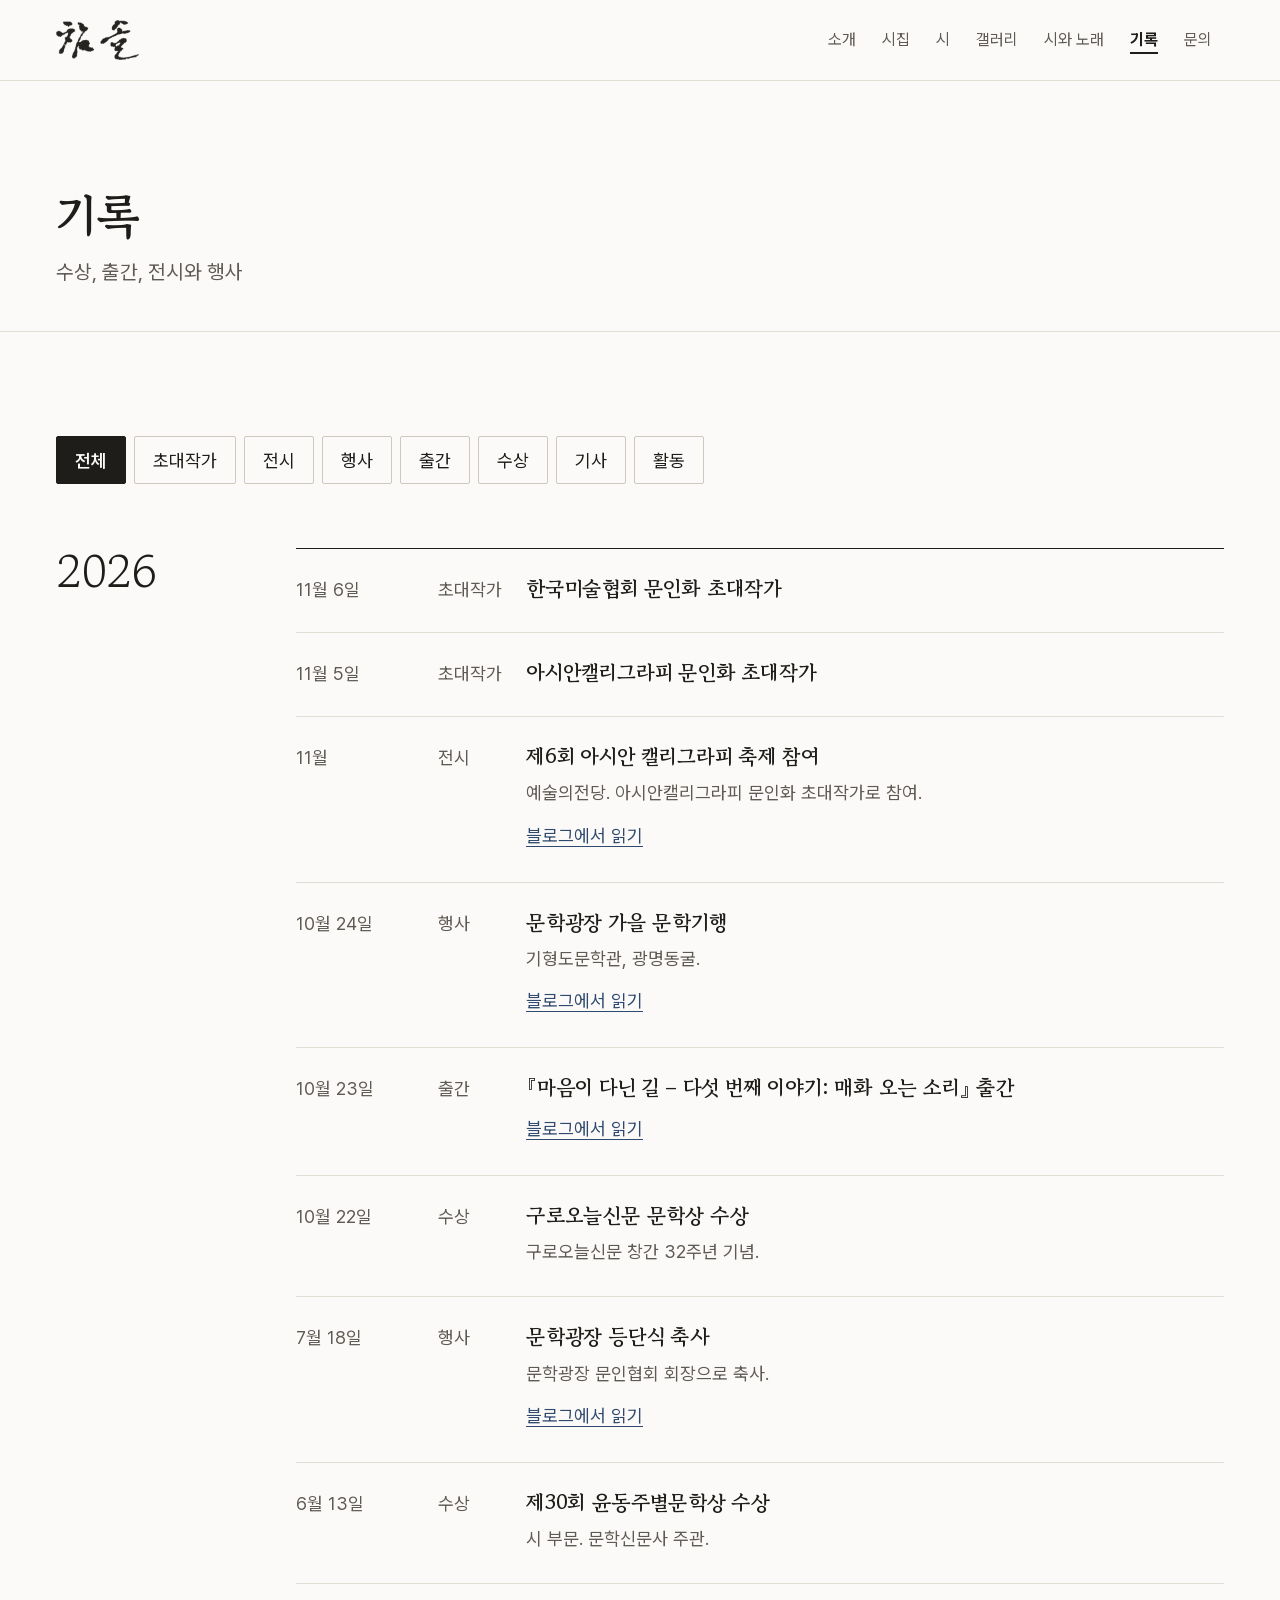
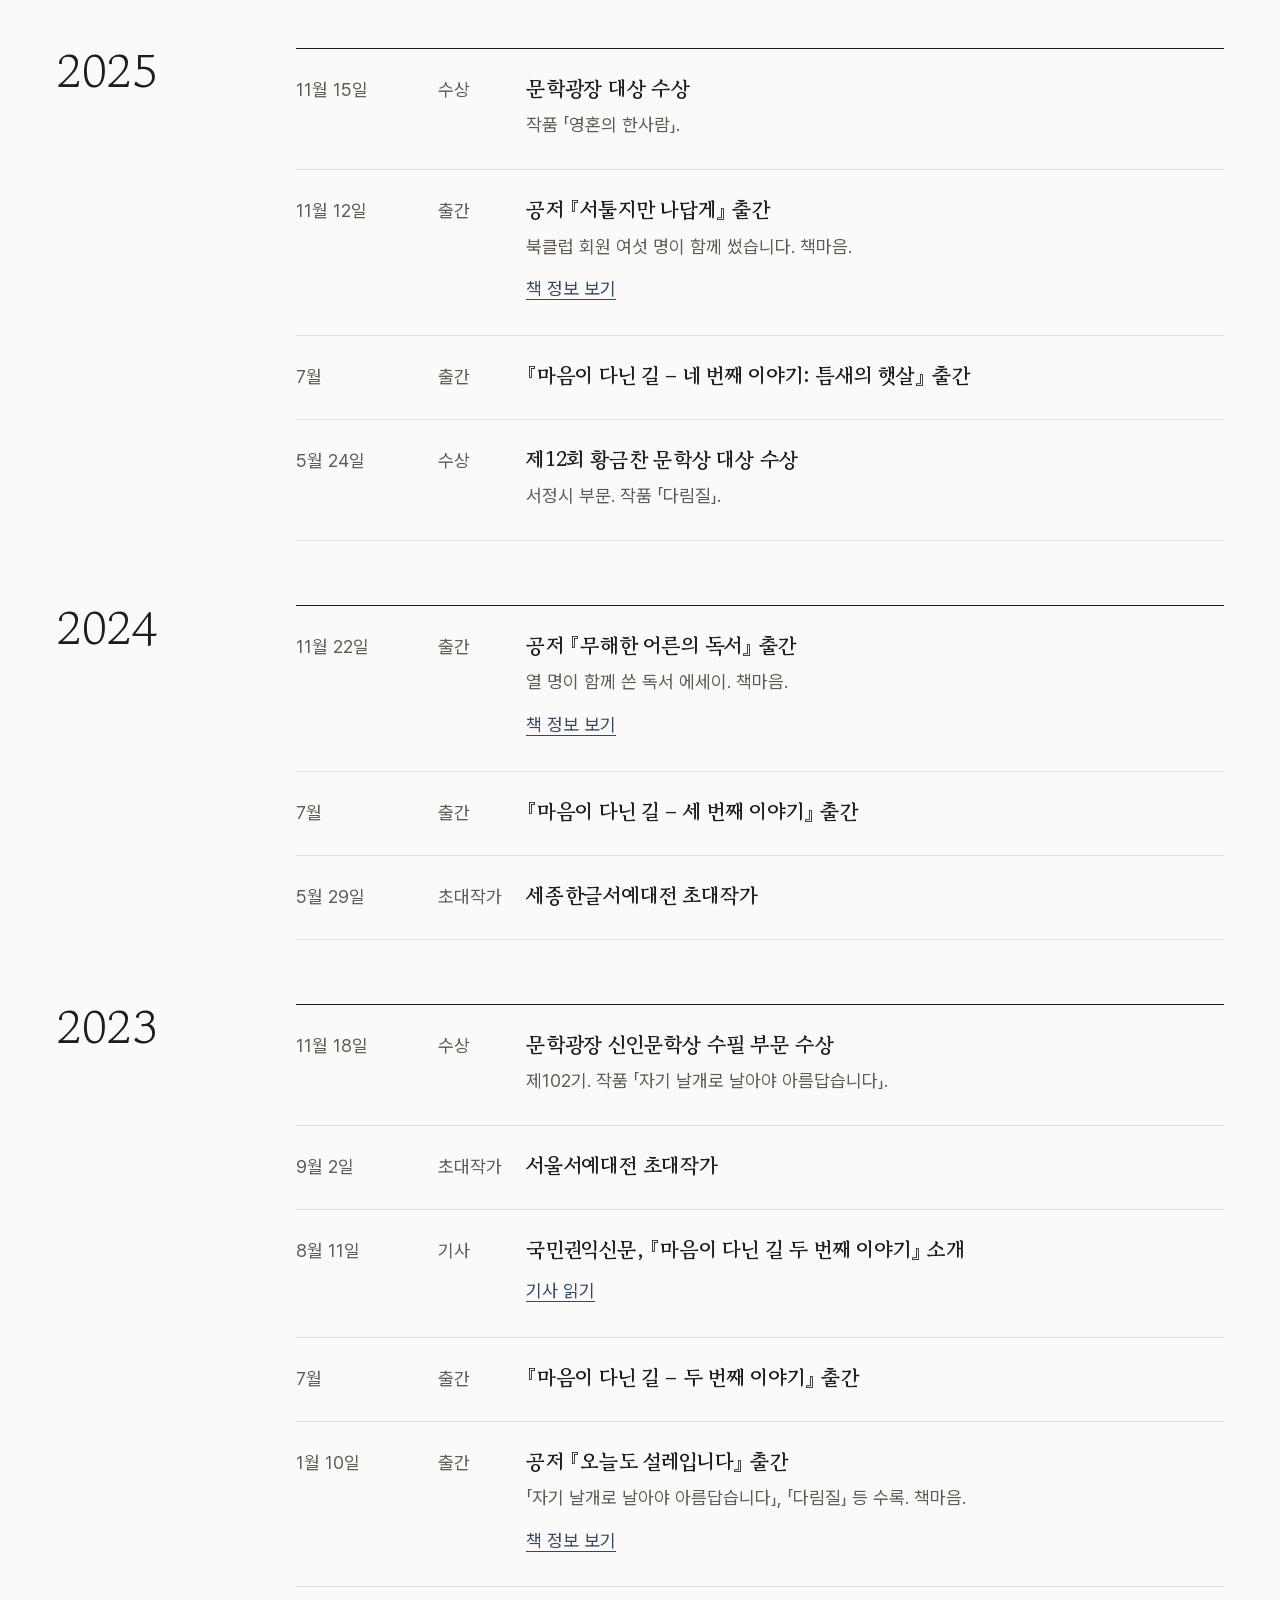
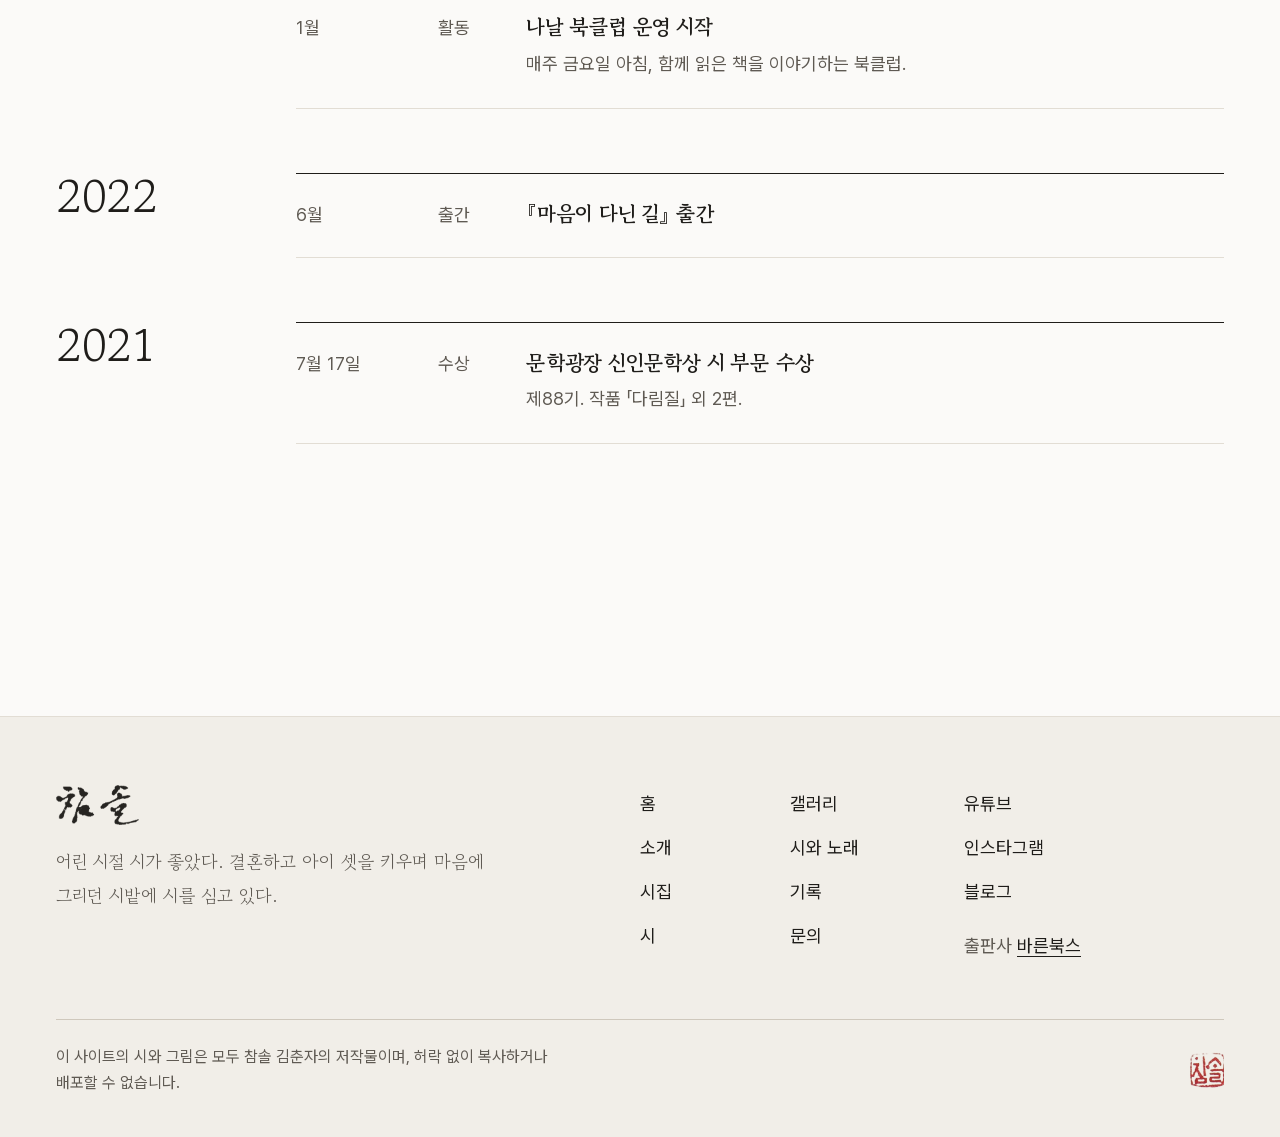
<file: journal/index.html>
<!DOCTYPE html><html lang="ko"><head><meta charset="utf-8"><meta name="viewport" content="width=device-width, initial-scale=1"><title>기록 – 참솔 김춘자</title><meta name="description" content="참솔 김춘자의 수상, 출간, 전시, 행사 기록입니다."><link rel="icon" href="/img/brand/seal-32.png" sizes="32x32" type="image/png"><link rel="icon" href="/img/brand/seal-512.png" sizes="512x512" type="image/png"><link rel="apple-touch-icon" href="/img/brand/seal-180.png"><meta property="og:type" content="website"><meta property="og:site_name" content="참솔 김춘자"><meta property="og:title" content="기록 – 참솔 김춘자"><meta property="og:description" content="참솔 김춘자의 수상, 출간, 전시, 행사 기록입니다."><meta property="og:image" content="https://choonja27.github.io/img/brand/og.jpg"><meta property="og:image:width" content="1200"><meta property="og:image:height" content="630"><meta name="twitter:card" content="summary_large_image"><link rel="stylesheet" href="/fonts/fonts.css"><link rel="stylesheet" href="/_astro/BaseLayout.Sk-ldmYv.css"><style>.filters[data-astro-cid-wyllzg5x]{gap:var(--s-2);margin-bottom:var(--s-6);flex-wrap:wrap;display:flex}.filters[data-astro-cid-wyllzg5x] button[data-astro-cid-wyllzg5x]{min-height:var(--touch);border:1px solid var(--c-line-strong);border-radius:var(--radius-btn);color:var(--c-ink);font:inherit;cursor:pointer;background:0 0;padding:0 18px}.filters[data-astro-cid-wyllzg5x] button[data-astro-cid-wyllzg5x]:hover{border-color:var(--c-ink)}.filters[data-astro-cid-wyllzg5x] button[data-astro-cid-wyllzg5x][aria-pressed=true]{background:var(--c-ink);border-color:var(--c-ink);color:var(--c-paper);font-weight:600}.year[data-astro-cid-wyllzg5x]{gap:var(--s-2);margin-bottom:var(--s-6);display:grid}.year[data-astro-cid-wyllzg5x][hidden]{display:none}@media (width>=900px){.year[data-astro-cid-wyllzg5x]{gap:var(--s-5);grid-template-columns:200px 1fr}}.year__title[data-astro-cid-wyllzg5x]{font-size:var(--fs-h1);margin:0;font-weight:400;line-height:1}.year__list[data-astro-cid-wyllzg5x]{border-top:1px solid var(--c-ink);margin:0;padding:0;list-style:none}.entry[data-astro-cid-wyllzg5x]{gap:0 var(--s-3);padding-block:var(--s-4);border-bottom:1px solid var(--c-line);grid-template-columns:auto 1fr;display:grid}.entry[data-astro-cid-wyllzg5x][hidden]{display:none}@media (width>=700px){.entry[data-astro-cid-wyllzg5x]{grid-template-columns:7em 4em 1fr}}.entry__date[data-astro-cid-wyllzg5x],.entry__cat[data-astro-cid-wyllzg5x]{color:var(--c-ink-light)}.entry__body[data-astro-cid-wyllzg5x]{grid-column:1/-1}@media (width>=700px){.entry__body[data-astro-cid-wyllzg5x]{grid-column:auto}}.entry__title[data-astro-cid-wyllzg5x]{margin:0 0 var(--s-1);font-size:1.15rem}.entry__body[data-astro-cid-wyllzg5x] p[data-astro-cid-wyllzg5x]{color:var(--c-ink-light);margin-bottom:var(--s-1)}.entry__link[data-astro-cid-wyllzg5x]{align-items:center;min-height:44px;display:inline-flex}
</style></head><body><a class="skip-link" href="#main">본문으로 건너뛰기</a><header class="site-header site-header--default" data-astro-cid-nen7h5rs><div class="container site-header__inner" data-astro-cid-nen7h5rs><a href="/" class="site-header__logo" aria-label="홈으로 가기" data-astro-cid-nen7h5rs><img src="/img/brand/logo-horizontal.png" alt="참솔 김춘자" width="249" height="120" data-astro-cid-nen7h5rs></a><nav class="site-nav" aria-label="주 메뉴" data-astro-cid-nen7h5rs><button type="button" class="site-nav__toggle" aria-expanded="false" aria-controls="site-nav-list" data-open-label="메뉴" data-close-label="닫기" data-astro-cid-nen7h5rs>메뉴</button><ul id="site-nav-list" class="site-nav__list" data-astro-cid-nen7h5rs><li data-astro-cid-nen7h5rs><a href="/about" data-astro-cid-nen7h5rs>소개</a></li><li data-astro-cid-nen7h5rs><a href="/books" data-astro-cid-nen7h5rs>시집</a></li><li data-astro-cid-nen7h5rs><a href="/poems" data-astro-cid-nen7h5rs>시</a></li><li data-astro-cid-nen7h5rs><a href="/gallery" data-astro-cid-nen7h5rs>갤러리</a></li><li data-astro-cid-nen7h5rs><a href="/songs" data-astro-cid-nen7h5rs>시와 노래</a></li><li data-astro-cid-nen7h5rs><a href="/journal" aria-current="page" data-astro-cid-nen7h5rs>기록</a></li><li data-astro-cid-nen7h5rs><a href="/contact" data-astro-cid-nen7h5rs>문의</a></li></ul></nav></div></header><script type="module">var e=document.querySelector(`.site-nav__toggle`),t=document.querySelector(`.site-header`);if(e&&t){let n=n=>{e.setAttribute(`aria-expanded`,String(n)),e.textContent=n?e.dataset.closeLabel:e.dataset.openLabel,t.classList.toggle(`is-menu-open`,n),document.body.classList.toggle(`no-scroll`,n)};e.addEventListener(`click`,()=>n(e.getAttribute(`aria-expanded`)!==`true`)),document.addEventListener(`keydown`,t=>{t.key===`Escape`&&e.getAttribute(`aria-expanded`)===`true`&&(n(!1),e.focus())}),matchMedia(`(min-width: 1100px)`).addEventListener(`change`,e=>{e.matches&&n(!1)})}</script><main id="main" tabindex="-1"><header class="container page-head" data-astro-cid-wyllzg5x><h1 data-astro-cid-wyllzg5x>기록</h1><p data-astro-cid-wyllzg5x>수상, 출간, 전시와 행사</p></header><section class="section container" data-astro-cid-wyllzg5x><div class="filters" role="group" aria-label="기록 분류" data-astro-cid-wyllzg5x><button type="button" data-cat="all" aria-pressed="true" data-astro-cid-wyllzg5x>전체</button><button type="button" data-cat="초대작가" aria-pressed="false" data-astro-cid-wyllzg5x>초대작가</button><button type="button" data-cat="전시" aria-pressed="false" data-astro-cid-wyllzg5x>전시</button><button type="button" data-cat="행사" aria-pressed="false" data-astro-cid-wyllzg5x>행사</button><button type="button" data-cat="출간" aria-pressed="false" data-astro-cid-wyllzg5x>출간</button><button type="button" data-cat="수상" aria-pressed="false" data-astro-cid-wyllzg5x>수상</button><button type="button" data-cat="기사" aria-pressed="false" data-astro-cid-wyllzg5x>기사</button><button type="button" data-cat="활동" aria-pressed="false" data-astro-cid-wyllzg5x>활동</button></div><p class="sr-only" aria-live="polite" id="journal-status" data-astro-cid-wyllzg5x></p><section class="year" data-year="2026" aria-labelledby="y-2026" data-astro-cid-wyllzg5x><h2 id="y-2026" class="year__title" data-astro-cid-wyllzg5x>2026</h2><ul class="year__list" role="list" data-astro-cid-wyllzg5x><li class="entry" data-cat="초대작가" data-astro-cid-wyllzg5x><span class="entry__date" data-astro-cid-wyllzg5x>11월 6일</span><span class="entry__cat" data-astro-cid-wyllzg5x>초대작가</span><div class="entry__body" data-astro-cid-wyllzg5x><h3 class="entry__title" data-astro-cid-wyllzg5x>한국미술협회 문인화 초대작가</h3></div></li><li class="entry" data-cat="초대작가" data-astro-cid-wyllzg5x><span class="entry__date" data-astro-cid-wyllzg5x>11월 5일</span><span class="entry__cat" data-astro-cid-wyllzg5x>초대작가</span><div class="entry__body" data-astro-cid-wyllzg5x><h3 class="entry__title" data-astro-cid-wyllzg5x>아시안캘리그라피 문인화 초대작가</h3></div></li><li class="entry" data-cat="전시" data-astro-cid-wyllzg5x><span class="entry__date" data-astro-cid-wyllzg5x>11월</span><span class="entry__cat" data-astro-cid-wyllzg5x>전시</span><div class="entry__body" data-astro-cid-wyllzg5x><h3 class="entry__title" data-astro-cid-wyllzg5x>제6회 아시안 캘리그라피 축제 참여</h3><p data-astro-cid-wyllzg5x>예술의전당. 아시안캘리그라피 문인화 초대작가로 참여.</p><a href="https://blog.naver.com/choonja27/224470537380" class="entry__link" target="_blank" rel="noopener" data-astro-cid-wyllzg5x="true">블로그에서 읽기<span class="sr-only"> (새 창)</span></a></div></li><li class="entry" data-cat="행사" data-astro-cid-wyllzg5x><span class="entry__date" data-astro-cid-wyllzg5x>10월 24일</span><span class="entry__cat" data-astro-cid-wyllzg5x>행사</span><div class="entry__body" data-astro-cid-wyllzg5x><h3 class="entry__title" data-astro-cid-wyllzg5x>문학광장 가을 문학기행</h3><p data-astro-cid-wyllzg5x>기형도문학관, 광명동굴.</p><a href="https://blog.naver.com/choonja27/224454895624" class="entry__link" target="_blank" rel="noopener" data-astro-cid-wyllzg5x="true">블로그에서 읽기<span class="sr-only"> (새 창)</span></a></div></li><li class="entry" data-cat="출간" data-astro-cid-wyllzg5x><span class="entry__date" data-astro-cid-wyllzg5x>10월 23일</span><span class="entry__cat" data-astro-cid-wyllzg5x>출간</span><div class="entry__body" data-astro-cid-wyllzg5x><h3 class="entry__title" data-astro-cid-wyllzg5x>『마음이 다닌 길 – 다섯 번째 이야기: 매화 오는 소리』 출간</h3><a href="https://blog.naver.com/choonja27/224449305988" class="entry__link" target="_blank" rel="noopener" data-astro-cid-wyllzg5x="true">블로그에서 읽기<span class="sr-only"> (새 창)</span></a></div></li><li class="entry" data-cat="수상" data-astro-cid-wyllzg5x><span class="entry__date" data-astro-cid-wyllzg5x>10월 22일</span><span class="entry__cat" data-astro-cid-wyllzg5x>수상</span><div class="entry__body" data-astro-cid-wyllzg5x><h3 class="entry__title" data-astro-cid-wyllzg5x>구로오늘신문 문학상 수상</h3><p data-astro-cid-wyllzg5x>구로오늘신문 창간 32주년 기념.</p></div></li><li class="entry" data-cat="행사" data-astro-cid-wyllzg5x><span class="entry__date" data-astro-cid-wyllzg5x>7월 18일</span><span class="entry__cat" data-astro-cid-wyllzg5x>행사</span><div class="entry__body" data-astro-cid-wyllzg5x><h3 class="entry__title" data-astro-cid-wyllzg5x>문학광장 등단식 축사</h3><p data-astro-cid-wyllzg5x>문학광장 문인협회 회장으로 축사.</p><a href="https://blog.naver.com/choonja27/224353058131" class="entry__link" target="_blank" rel="noopener" data-astro-cid-wyllzg5x="true">블로그에서 읽기<span class="sr-only"> (새 창)</span></a></div></li><li class="entry" data-cat="수상" data-astro-cid-wyllzg5x><span class="entry__date" data-astro-cid-wyllzg5x>6월 13일</span><span class="entry__cat" data-astro-cid-wyllzg5x>수상</span><div class="entry__body" data-astro-cid-wyllzg5x><h3 class="entry__title" data-astro-cid-wyllzg5x>제30회 윤동주별문학상 수상</h3><p data-astro-cid-wyllzg5x>시 부문. 문학신문사 주관.</p></div></li></ul></section><section class="year" data-year="2025" aria-labelledby="y-2025" data-astro-cid-wyllzg5x><h2 id="y-2025" class="year__title" data-astro-cid-wyllzg5x>2025</h2><ul class="year__list" role="list" data-astro-cid-wyllzg5x><li class="entry" data-cat="수상" data-astro-cid-wyllzg5x><span class="entry__date" data-astro-cid-wyllzg5x>11월 15일</span><span class="entry__cat" data-astro-cid-wyllzg5x>수상</span><div class="entry__body" data-astro-cid-wyllzg5x><h3 class="entry__title" data-astro-cid-wyllzg5x>문학광장 대상 수상</h3><p data-astro-cid-wyllzg5x>작품 「영혼의 한사람」.</p></div></li><li class="entry" data-cat="출간" data-astro-cid-wyllzg5x><span class="entry__date" data-astro-cid-wyllzg5x>11월 12일</span><span class="entry__cat" data-astro-cid-wyllzg5x>출간</span><div class="entry__body" data-astro-cid-wyllzg5x><h3 class="entry__title" data-astro-cid-wyllzg5x>공저 『서툴지만 나답게』 출간</h3><p data-astro-cid-wyllzg5x>북클럽 회원 여섯 명이 함께 썼습니다. 책마음.</p><a href="https://www.aladin.co.kr/shop/wproduct.aspx?ItemId=376981724" class="entry__link" target="_blank" rel="noopener" data-astro-cid-wyllzg5x="true">책 정보 보기<span class="sr-only"> (새 창)</span></a></div></li><li class="entry" data-cat="출간" data-astro-cid-wyllzg5x><span class="entry__date" data-astro-cid-wyllzg5x>7월</span><span class="entry__cat" data-astro-cid-wyllzg5x>출간</span><div class="entry__body" data-astro-cid-wyllzg5x><h3 class="entry__title" data-astro-cid-wyllzg5x>『마음이 다닌 길 – 네 번째 이야기: 틈새의 햇살』 출간</h3></div></li><li class="entry" data-cat="수상" data-astro-cid-wyllzg5x><span class="entry__date" data-astro-cid-wyllzg5x>5월 24일</span><span class="entry__cat" data-astro-cid-wyllzg5x>수상</span><div class="entry__body" data-astro-cid-wyllzg5x><h3 class="entry__title" data-astro-cid-wyllzg5x>제12회 황금찬 문학상 대상 수상</h3><p data-astro-cid-wyllzg5x>서정시 부문. 작품 「다림질」.</p></div></li></ul></section><section class="year" data-year="2024" aria-labelledby="y-2024" data-astro-cid-wyllzg5x><h2 id="y-2024" class="year__title" data-astro-cid-wyllzg5x>2024</h2><ul class="year__list" role="list" data-astro-cid-wyllzg5x><li class="entry" data-cat="출간" data-astro-cid-wyllzg5x><span class="entry__date" data-astro-cid-wyllzg5x>11월 22일</span><span class="entry__cat" data-astro-cid-wyllzg5x>출간</span><div class="entry__body" data-astro-cid-wyllzg5x><h3 class="entry__title" data-astro-cid-wyllzg5x>공저 『무해한 어른의 독서』 출간</h3><p data-astro-cid-wyllzg5x>열 명이 함께 쓴 독서 에세이. 책마음.</p><a href="https://www.aladin.co.kr/shop/wproduct.aspx?ItemId=352592286" class="entry__link" target="_blank" rel="noopener" data-astro-cid-wyllzg5x="true">책 정보 보기<span class="sr-only"> (새 창)</span></a></div></li><li class="entry" data-cat="출간" data-astro-cid-wyllzg5x><span class="entry__date" data-astro-cid-wyllzg5x>7월</span><span class="entry__cat" data-astro-cid-wyllzg5x>출간</span><div class="entry__body" data-astro-cid-wyllzg5x><h3 class="entry__title" data-astro-cid-wyllzg5x>『마음이 다닌 길 – 세 번째 이야기』 출간</h3></div></li><li class="entry" data-cat="초대작가" data-astro-cid-wyllzg5x><span class="entry__date" data-astro-cid-wyllzg5x>5월 29일</span><span class="entry__cat" data-astro-cid-wyllzg5x>초대작가</span><div class="entry__body" data-astro-cid-wyllzg5x><h3 class="entry__title" data-astro-cid-wyllzg5x>세종한글서예대전 초대작가</h3></div></li></ul></section><section class="year" data-year="2023" aria-labelledby="y-2023" data-astro-cid-wyllzg5x><h2 id="y-2023" class="year__title" data-astro-cid-wyllzg5x>2023</h2><ul class="year__list" role="list" data-astro-cid-wyllzg5x><li class="entry" data-cat="수상" data-astro-cid-wyllzg5x><span class="entry__date" data-astro-cid-wyllzg5x>11월 18일</span><span class="entry__cat" data-astro-cid-wyllzg5x>수상</span><div class="entry__body" data-astro-cid-wyllzg5x><h3 class="entry__title" data-astro-cid-wyllzg5x>문학광장 신인문학상 수필 부문 수상</h3><p data-astro-cid-wyllzg5x>제102기. 작품 「자기 날개로 날아야 아름답습니다」.</p></div></li><li class="entry" data-cat="초대작가" data-astro-cid-wyllzg5x><span class="entry__date" data-astro-cid-wyllzg5x>9월 2일</span><span class="entry__cat" data-astro-cid-wyllzg5x>초대작가</span><div class="entry__body" data-astro-cid-wyllzg5x><h3 class="entry__title" data-astro-cid-wyllzg5x>서울서예대전 초대작가</h3></div></li><li class="entry" data-cat="기사" data-astro-cid-wyllzg5x><span class="entry__date" data-astro-cid-wyllzg5x>8월 11일</span><span class="entry__cat" data-astro-cid-wyllzg5x>기사</span><div class="entry__body" data-astro-cid-wyllzg5x><h3 class="entry__title" data-astro-cid-wyllzg5x>국민권익신문, 『마음이 다닌 길 두 번째 이야기』 소개</h3><a href="https://www.crnews.co.kr/news/articleView.html?idxno=4782" class="entry__link" target="_blank" rel="noopener" data-astro-cid-wyllzg5x="true">기사 읽기<span class="sr-only"> (새 창)</span></a></div></li><li class="entry" data-cat="출간" data-astro-cid-wyllzg5x><span class="entry__date" data-astro-cid-wyllzg5x>7월</span><span class="entry__cat" data-astro-cid-wyllzg5x>출간</span><div class="entry__body" data-astro-cid-wyllzg5x><h3 class="entry__title" data-astro-cid-wyllzg5x>『마음이 다닌 길 – 두 번째 이야기』 출간</h3></div></li><li class="entry" data-cat="출간" data-astro-cid-wyllzg5x><span class="entry__date" data-astro-cid-wyllzg5x>1월 10일</span><span class="entry__cat" data-astro-cid-wyllzg5x>출간</span><div class="entry__body" data-astro-cid-wyllzg5x><h3 class="entry__title" data-astro-cid-wyllzg5x>공저 『오늘도 설레입니다』 출간</h3><p data-astro-cid-wyllzg5x>「자기 날개로 날아야 아름답습니다」, 「다림질」 등 수록. 책마음.</p><a href="https://www.aladin.co.kr/shop/wproduct.aspx?ItemId=309129865" class="entry__link" target="_blank" rel="noopener" data-astro-cid-wyllzg5x="true">책 정보 보기<span class="sr-only"> (새 창)</span></a></div></li><li class="entry" data-cat="활동" data-astro-cid-wyllzg5x><span class="entry__date" data-astro-cid-wyllzg5x>1월</span><span class="entry__cat" data-astro-cid-wyllzg5x>활동</span><div class="entry__body" data-astro-cid-wyllzg5x><h3 class="entry__title" data-astro-cid-wyllzg5x>나날 북클럽 운영 시작</h3><p data-astro-cid-wyllzg5x>매주 금요일 아침, 함께 읽은 책을 이야기하는 북클럽.</p></div></li></ul></section><section class="year" data-year="2022" aria-labelledby="y-2022" data-astro-cid-wyllzg5x><h2 id="y-2022" class="year__title" data-astro-cid-wyllzg5x>2022</h2><ul class="year__list" role="list" data-astro-cid-wyllzg5x><li class="entry" data-cat="출간" data-astro-cid-wyllzg5x><span class="entry__date" data-astro-cid-wyllzg5x>6월</span><span class="entry__cat" data-astro-cid-wyllzg5x>출간</span><div class="entry__body" data-astro-cid-wyllzg5x><h3 class="entry__title" data-astro-cid-wyllzg5x>『마음이 다닌 길』 출간</h3></div></li></ul></section><section class="year" data-year="2021" aria-labelledby="y-2021" data-astro-cid-wyllzg5x><h2 id="y-2021" class="year__title" data-astro-cid-wyllzg5x>2021</h2><ul class="year__list" role="list" data-astro-cid-wyllzg5x><li class="entry" data-cat="수상" data-astro-cid-wyllzg5x><span class="entry__date" data-astro-cid-wyllzg5x>7월 17일</span><span class="entry__cat" data-astro-cid-wyllzg5x>수상</span><div class="entry__body" data-astro-cid-wyllzg5x><h3 class="entry__title" data-astro-cid-wyllzg5x>문학광장 신인문학상 시 부문 수상</h3><p data-astro-cid-wyllzg5x>제88기. 작품 「다림질」 외 2편.</p></div></li></ul></section></section></main><footer class="site-footer" data-astro-cid-jo6i4kqk><div class="container site-footer__inner" data-astro-cid-jo6i4kqk><div class="site-footer__intro" data-astro-cid-jo6i4kqk><a href="/" class="site-footer__logo" aria-label="홈으로 가기" data-astro-cid-jo6i4kqk><img src="/img/brand/logo-horizontal.png" alt="참솔 김춘자" width="249" height="120" loading="lazy" data-astro-cid-jo6i4kqk></a><p data-astro-cid-jo6i4kqk>어린 시절 시가 좋았다. 결혼하고 아이 셋을 키우며 마음에 그리던 시밭에 시를 심고 있다.</p></div><nav aria-label="사이트 메뉴" data-astro-cid-jo6i4kqk><ul class="site-footer__list" data-astro-cid-jo6i4kqk><li data-astro-cid-jo6i4kqk><a href="/" data-astro-cid-jo6i4kqk>홈</a></li><li data-astro-cid-jo6i4kqk><a href="/about" data-astro-cid-jo6i4kqk>소개</a></li><li data-astro-cid-jo6i4kqk><a href="/books" data-astro-cid-jo6i4kqk>시집</a></li><li data-astro-cid-jo6i4kqk><a href="/poems" data-astro-cid-jo6i4kqk>시</a></li><li data-astro-cid-jo6i4kqk><a href="/gallery" data-astro-cid-jo6i4kqk>갤러리</a></li><li data-astro-cid-jo6i4kqk><a href="/songs" data-astro-cid-jo6i4kqk>시와 노래</a></li><li data-astro-cid-jo6i4kqk><a href="/journal" data-astro-cid-jo6i4kqk>기록</a></li><li data-astro-cid-jo6i4kqk><a href="/contact" data-astro-cid-jo6i4kqk>문의</a></li></ul></nav><div class="site-footer__links" data-astro-cid-jo6i4kqk><ul class="site-footer__list" aria-label="SNS" data-astro-cid-jo6i4kqk><li data-astro-cid-jo6i4kqk><a href="https://www.youtube.com/@%EA%B9%80%EC%B6%98%EC%9E%90-q7f" target="_blank" rel="noopener" data-astro-cid-jo6i4kqk="true">유튜브<span class="sr-only"> (새 창)</span></a></li><li data-astro-cid-jo6i4kqk><a href="https://www.instagram.com/artchoonja/" target="_blank" rel="noopener" data-astro-cid-jo6i4kqk="true">인스타그램<span class="sr-only"> (새 창)</span></a></li><li data-astro-cid-jo6i4kqk><a href="https://blog.naver.com/choonja27" target="_blank" rel="noopener" data-astro-cid-jo6i4kqk="true">블로그<span class="sr-only"> (새 창)</span></a></li></ul><p class="site-footer__publisher" data-astro-cid-jo6i4kqk>출판사 <a href="https://barunbooks.com" target="_blank" rel="noopener" data-astro-cid-jo6i4kqk="true">바른북스<span class="sr-only"> (새 창)</span></a></p></div></div><div class="container" data-astro-cid-jo6i4kqk><div class="site-footer__bottom" data-astro-cid-jo6i4kqk><p class="text-small" data-astro-cid-jo6i4kqk>이 사이트의 시와 그림은 모두 참솔 김춘자의 저작물이며, 허락 없이 복사하거나 배포할 수 없습니다.</p><img src="/img/brand/seal.webp" alt="참솔 김춘자의 붉은 낙관" width="40" height="40" class="site-footer__seal" loading="lazy" data-astro-cid-jo6i4kqk></div></div></footer></body></html><script type="module">var e=document.querySelectorAll(`.filters button`),t=document.getElementById(`journal-status`);e.forEach(n=>n.addEventListener(`click`,()=>{let r=n.dataset.cat;e.forEach(e=>e.setAttribute(`aria-pressed`,String(e===n)));let i=0;document.querySelectorAll(`.entry`).forEach(e=>{let t=r===`all`||e.dataset.cat===r;e.hidden=!t,t&&i++}),document.querySelectorAll(`.year`).forEach(e=>{e.hidden=!e.querySelector(`.entry:not([hidden])`)}),t.textContent=`${n.textContent} 기록 ${i}건`}));</script>
</file>
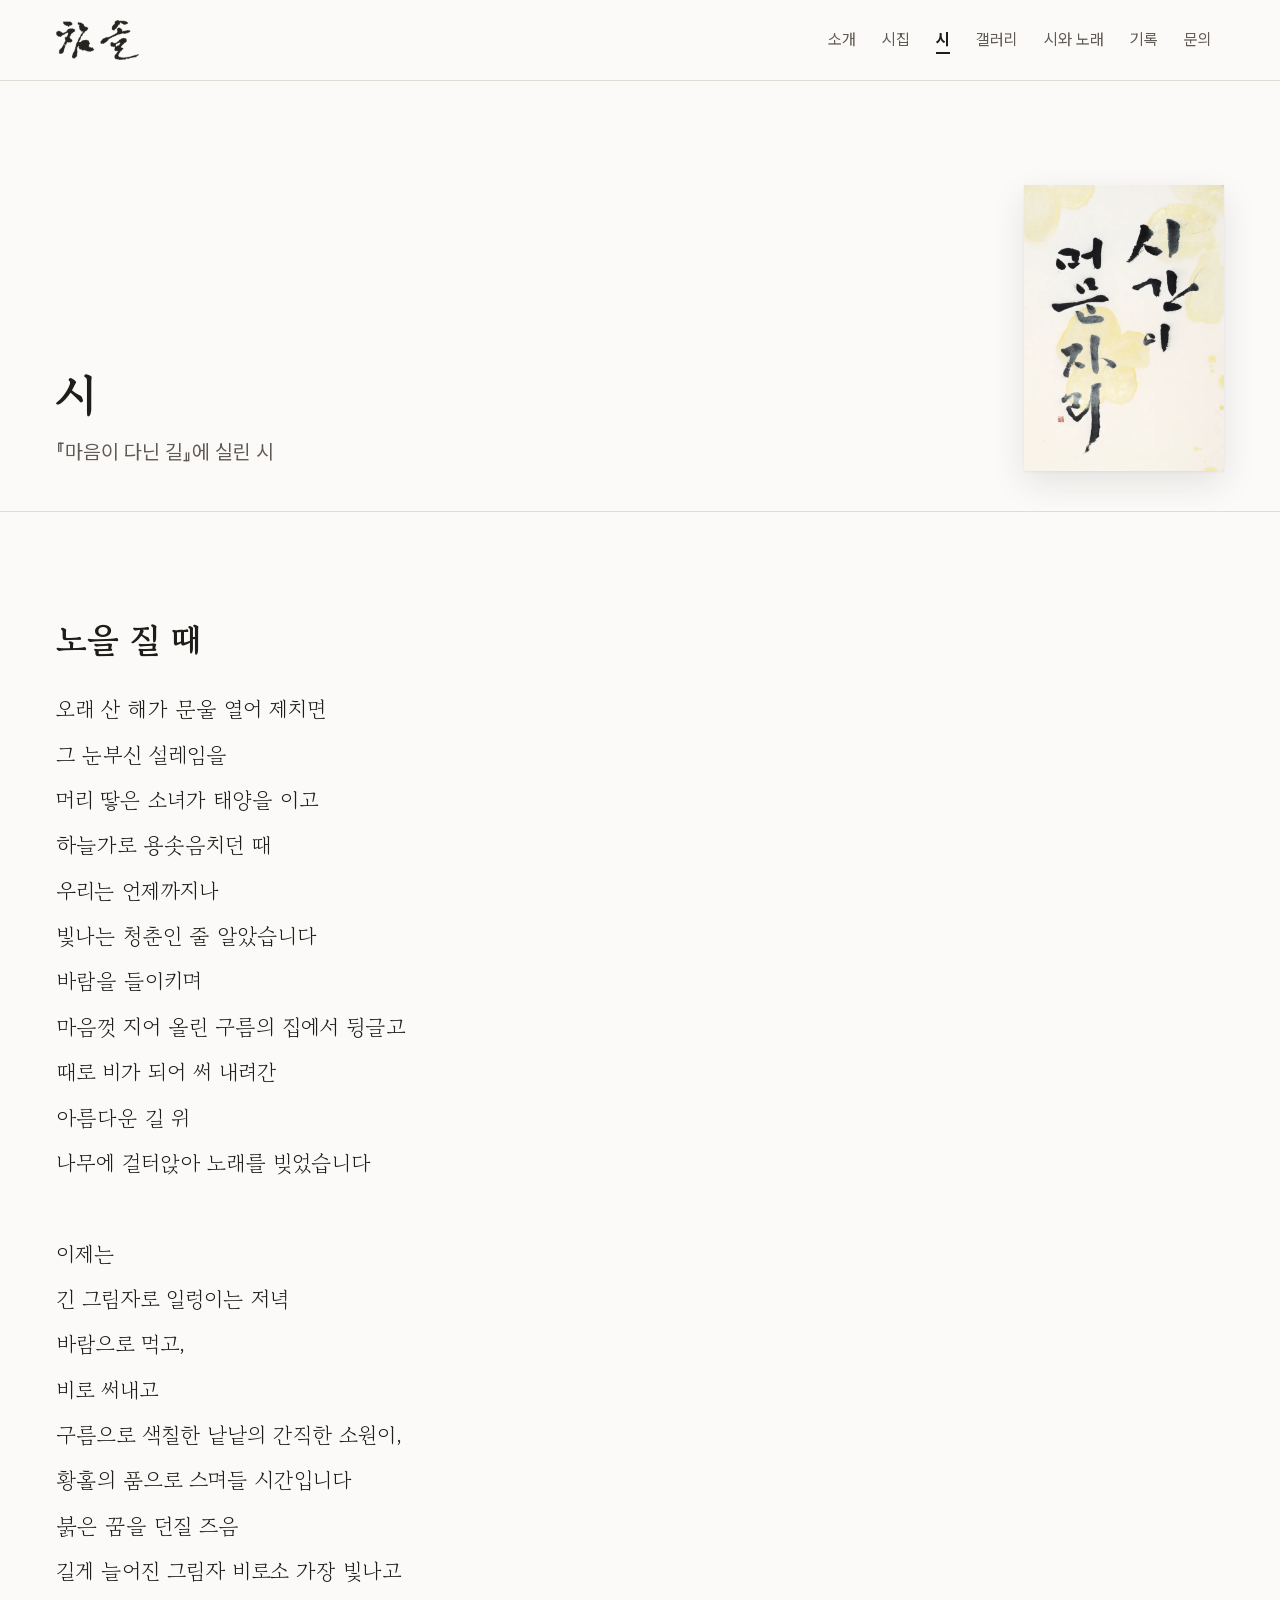
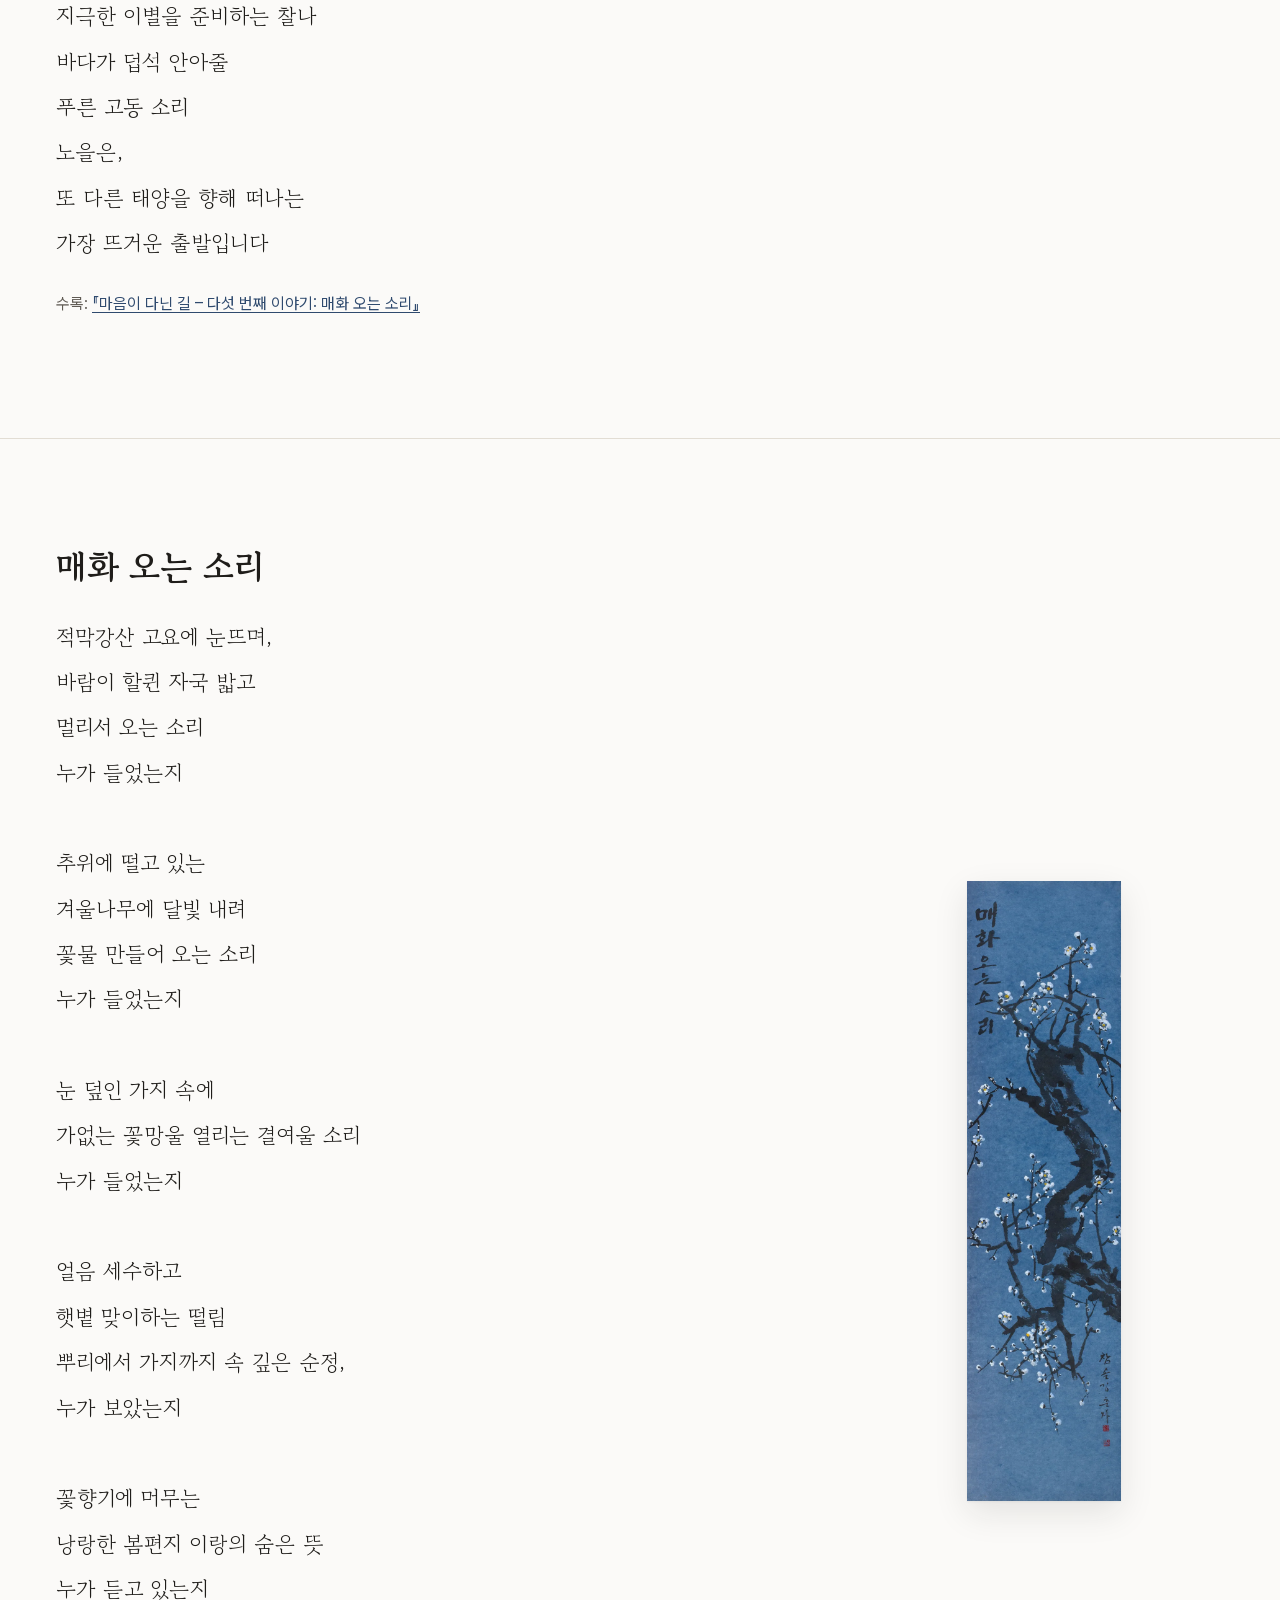
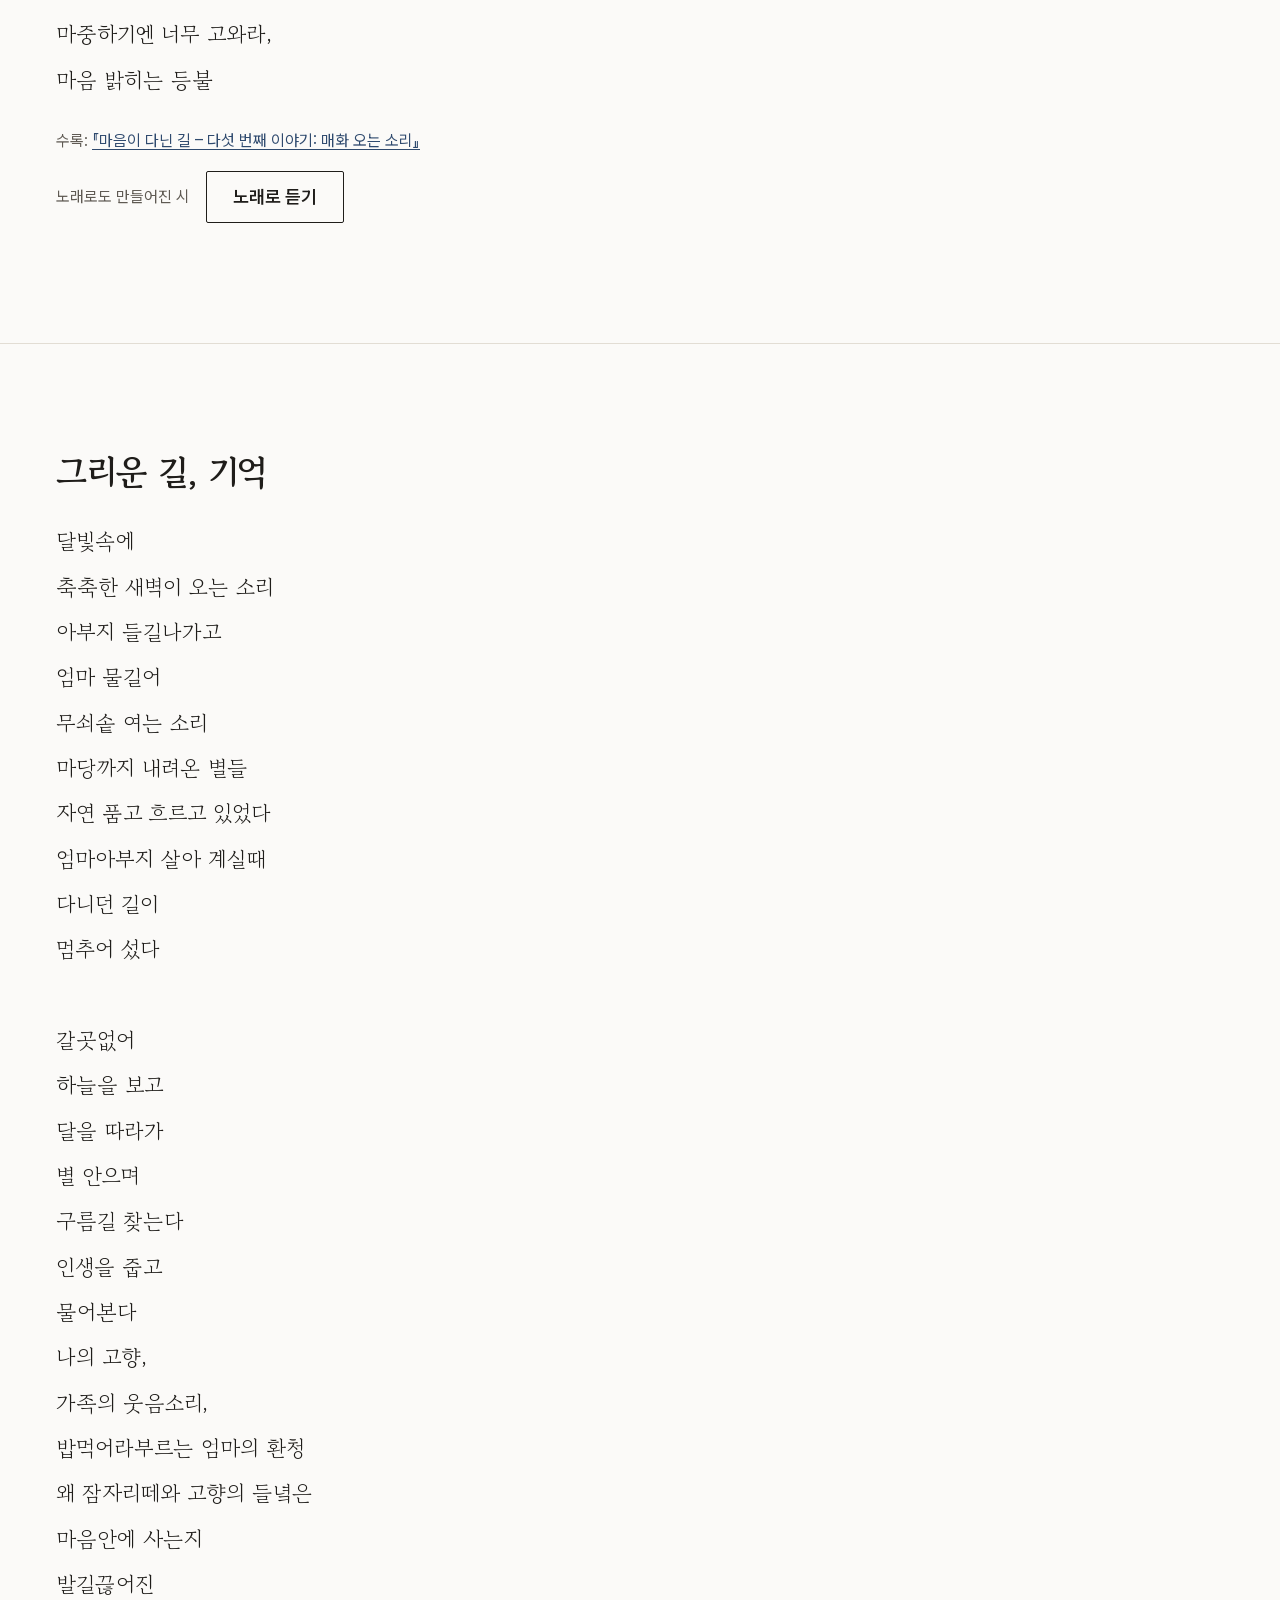
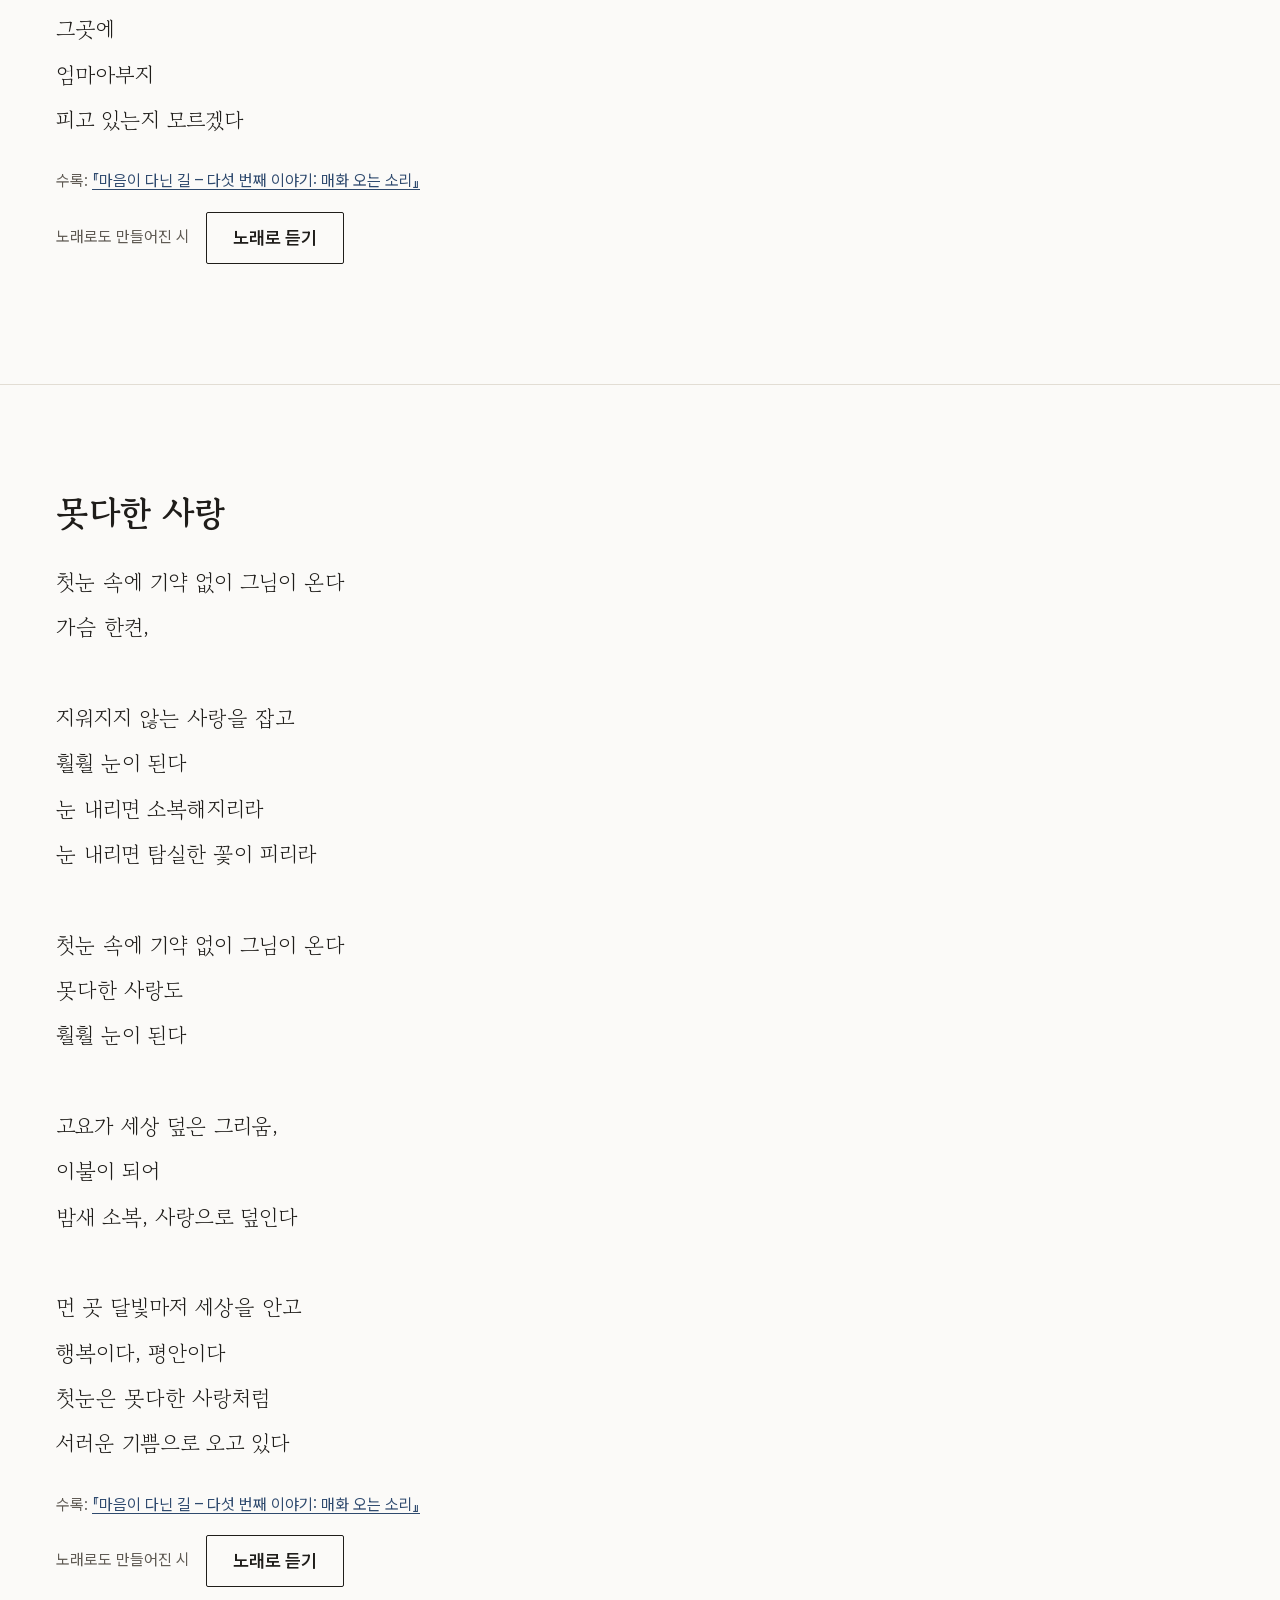
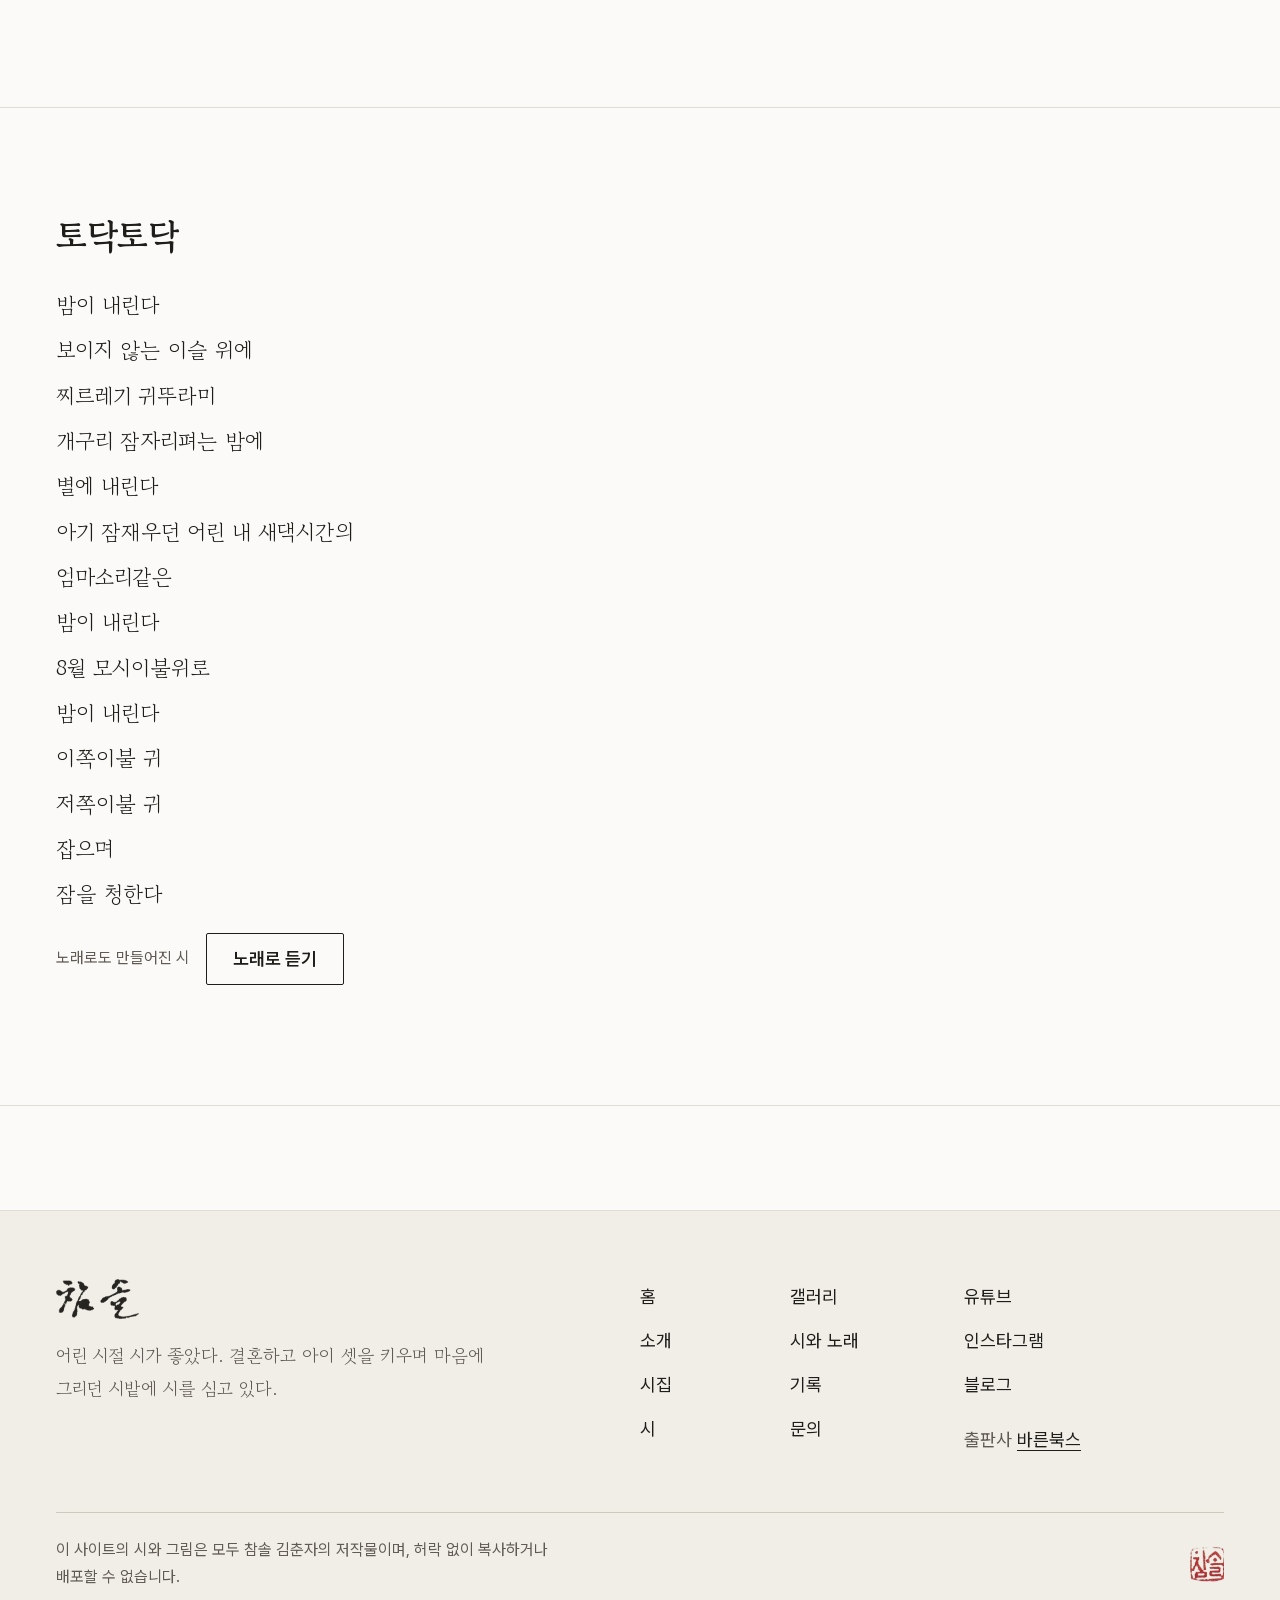
<file: poems/index.html>
<!DOCTYPE html><html lang="ko"><head><meta charset="utf-8"><meta name="viewport" content="width=device-width, initial-scale=1"><title>시 – 참솔 김춘자</title><meta name="description" content="참솔 김춘자의 대표시를 읽어 보세요."><link rel="icon" href="/img/brand/seal-32.png" sizes="32x32" type="image/png"><link rel="icon" href="/img/brand/seal-512.png" sizes="512x512" type="image/png"><link rel="apple-touch-icon" href="/img/brand/seal-180.png"><meta property="og:type" content="website"><meta property="og:site_name" content="참솔 김춘자"><meta property="og:title" content="시 – 참솔 김춘자"><meta property="og:description" content="참솔 김춘자의 대표시를 읽어 보세요."><meta property="og:image" content="https://choonja27.github.io/img/brand/og.jpg"><meta property="og:image:width" content="1200"><meta property="og:image:height" content="630"><meta name="twitter:card" content="summary_large_image"><link rel="stylesheet" href="/fonts/fonts.css"><link rel="stylesheet" href="/_astro/lightbox.Dmik7Plr.css"><link rel="stylesheet" href="/_astro/BaseLayout.Sk-ldmYv.css"><style>.head[data-astro-cid-4osr5ayn]{gap:var(--s-4);grid-template-columns:1fr auto;align-items:end;display:grid}.head__art[data-astro-cid-4osr5ayn]{width:clamp(100px,24vw,200px)}.poem[data-astro-cid-4osr5ayn]{gap:var(--s-5);border-bottom:1px solid var(--c-line);display:grid}@media (width>=900px){.poem[data-astro-cid-4osr5ayn]{gap:var(--s-7);grid-template-columns:1fr 360px;align-items:center}}.poem__title[data-astro-cid-4osr5ayn]{align-items:baseline;gap:var(--s-3);display:flex}.poem__excerpt[data-astro-cid-4osr5ayn]{font-family:var(--f-sans);font-size:var(--fs-small);color:var(--c-ink-light);font-weight:400}.poem__body[data-astro-cid-4osr5ayn]{font-family:var(--f-serif);font-size:var(--fs-poem);white-space:pre-line;max-width:none;line-height:2.1}.poem__book[data-astro-cid-4osr5ayn]{color:var(--c-ink-light);font-size:var(--fs-small);margin-top:var(--s-4)}.poem__art[data-astro-cid-4osr5ayn]{justify-self:center}.poem__art[data-astro-cid-4osr5ayn] img{width:auto;max-height:620px}.poem__song[data-astro-cid-4osr5ayn]{align-items:center;gap:var(--s-2) var(--s-3);margin-top:var(--s-3);flex-wrap:wrap;display:flex}
</style></head><body><a class="skip-link" href="#main">본문으로 건너뛰기</a><header class="site-header site-header--default" data-astro-cid-nen7h5rs><div class="container site-header__inner" data-astro-cid-nen7h5rs><a href="/" class="site-header__logo" aria-label="홈으로 가기" data-astro-cid-nen7h5rs><img src="/img/brand/logo-horizontal.png" alt="참솔 김춘자" width="249" height="120" data-astro-cid-nen7h5rs></a><nav class="site-nav" aria-label="주 메뉴" data-astro-cid-nen7h5rs><button type="button" class="site-nav__toggle" aria-expanded="false" aria-controls="site-nav-list" data-open-label="메뉴" data-close-label="닫기" data-astro-cid-nen7h5rs>메뉴</button><ul id="site-nav-list" class="site-nav__list" data-astro-cid-nen7h5rs><li data-astro-cid-nen7h5rs><a href="/about" data-astro-cid-nen7h5rs>소개</a></li><li data-astro-cid-nen7h5rs><a href="/books" data-astro-cid-nen7h5rs>시집</a></li><li data-astro-cid-nen7h5rs><a href="/poems" aria-current="page" data-astro-cid-nen7h5rs>시</a></li><li data-astro-cid-nen7h5rs><a href="/gallery" data-astro-cid-nen7h5rs>갤러리</a></li><li data-astro-cid-nen7h5rs><a href="/songs" data-astro-cid-nen7h5rs>시와 노래</a></li><li data-astro-cid-nen7h5rs><a href="/journal" data-astro-cid-nen7h5rs>기록</a></li><li data-astro-cid-nen7h5rs><a href="/contact" data-astro-cid-nen7h5rs>문의</a></li></ul></nav></div></header><script type="module">var e=document.querySelector(`.site-nav__toggle`),t=document.querySelector(`.site-header`);if(e&&t){let n=n=>{e.setAttribute(`aria-expanded`,String(n)),e.textContent=n?e.dataset.closeLabel:e.dataset.openLabel,t.classList.toggle(`is-menu-open`,n),document.body.classList.toggle(`no-scroll`,n)};e.addEventListener(`click`,()=>n(e.getAttribute(`aria-expanded`)!==`true`)),document.addEventListener(`keydown`,t=>{t.key===`Escape`&&e.getAttribute(`aria-expanded`)===`true`&&(n(!1),e.focus())}),matchMedia(`(min-width: 1100px)`).addEventListener(`change`,e=>{e.matches&&n(!1)})}</script><main id="main" tabindex="-1"><header class="container page-head head" data-astro-cid-4osr5ayn><div data-astro-cid-4osr5ayn><h1 data-astro-cid-4osr5ayn>시</h1><p data-astro-cid-4osr5ayn>『마음이 다닌 길』에 실린 시</p></div><a href="/img/artworks/art-2-2000.webp" class="zoom head__art" data-pswp-group="poems-banner" data-pswp-src="/img/artworks/art-2-2000.webp" data-pswp-width="1398" data-pswp-height="2000" data-pswp-info="35×50cm" data-pswp-copyright="이 사이트의 시와 그림은 모두 참솔 김춘자의 저작물이며, 허락 없이 복사하거나 배포할 수 없습니다." data-astro-cid-4osr5ayn><picture><source type="image/webp" srcset="/img/artworks/art-2-640.webp 640w, /img/artworks/art-2-1200.webp 1200w, /img/artworks/art-2-2000.webp 1398w" sizes="200px"><img src="/img/artworks/art-2-1200.jpg" alt="노란 물감이 번진 바탕 위에 크게 쓴 붓글씨 작품." width="1398" height="2000" class="artwork" loading="lazy" decoding="async"></picture><span class="sr-only" data-astro-cid-4osr5ayn>작품 크게 보기</span></a></header><article class="section container poem" data-astro-cid-4osr5ayn><div class="poem__text" data-astro-cid-4osr5ayn><h2 class="poem__title" data-astro-cid-4osr5ayn>노을 질 때</h2><p class="poem__body" data-astro-cid-4osr5ayn>오래 산 해가 문울 열어 제치면
그 눈부신 설레임을
머리 땋은 소녀가 태양을 이고
하늘가로 용솟음치던 때
우리는 언제까지나
빛나는 청춘인 줄 알았습니다
바람을 들이키며
마음껏 지어 올린 구름의 집에서 뒹글고
때로 비가 되어 써 내려간
아름다운 길 위
나무에 걸터앉아 노래를 빚었습니다

이제는
긴 그림자로 일렁이는 저녁
바람으로 먹고,
비로 써내고
구름으로 색칠한 낱낱의 간직한 소원이,
황홀의 품으로 스며들 시간입니다
붉은 꿈을 던질 즈음
길게 늘어진 그림자 비로소 가장 빛나고
지극한 이별을 준비하는 찰나
바다가 덥석 안아줄
푸른 고동 소리
노을은,
또 다른 태양을 향해 떠나는
가장 뜨거운 출발입니다</p><p class="poem__book" data-astro-cid-4osr5ayn>수록: <a href="/books/maeum-5" data-astro-cid-4osr5ayn>『마음이 다닌 길 – 다섯 번째 이야기: 매화 오는 소리』</a></p></div></article><article class="section container poem" data-astro-cid-4osr5ayn><div class="poem__text" data-astro-cid-4osr5ayn><h2 class="poem__title" data-astro-cid-4osr5ayn>매화 오는 소리</h2><p class="poem__body" data-astro-cid-4osr5ayn>적막강산 고요에 눈뜨며,
바람이 할퀸 자국 밟고
멀리서 오는 소리
누가 들었는지

추위에 떨고 있는
겨울나무에 달빛 내려
꽃물 만들어 오는 소리
누가 들었는지

눈 덮인 가지 속에
가없는 꽃망울 열리는 결여울 소리
누가 들었는지

얼음 세수하고
햇볕 맞이하는 떨림
뿌리에서 가지까지 속 깊은 순정,
누가 보았는지

꽃향기에 머무는
낭랑한 봄편지 이랑의 숨은 뜻
누가 듣고 있는지
마중하기엔 너무 고와라,
마음 밝히는 등불</p><p class="poem__book" data-astro-cid-4osr5ayn>수록: <a href="/books/maeum-5" data-astro-cid-4osr5ayn>『마음이 다닌 길 – 다섯 번째 이야기: 매화 오는 소리』</a></p><p class="poem__song" data-astro-cid-4osr5ayn><span class="muted text-small" data-astro-cid-4osr5ayn>노래로도 만들어진 시</span><a href="https://www.youtube.com/watch?v=Ey3Sd2zRT14&amp;t=0s" class="btn btn-secondary" target="_blank" rel="noopener" data-astro-cid-4osr5ayn="true">노래로 듣기<span class="sr-only"> (새 창)</span></a></p></div><a href="/img/artworks/art-24-640.webp" class="zoom poem__art" data-pswp-group="poems" data-pswp-src="/img/artworks/art-24-640.webp" data-pswp-width="496" data-pswp-height="2000" data-pswp-info="37×144cm" data-pswp-copyright="이 사이트의 시와 그림은 모두 참솔 김춘자의 저작물이며, 허락 없이 복사하거나 배포할 수 없습니다." data-pswp-book="/books/maeum-5" data-pswp-book-label="이 작품이 실린 책: 『마음이 다닌 길 – 다섯 번째 이야기: 매화 오는 소리』" data-astro-cid-4osr5ayn><picture><source type="image/webp" srcset="/img/artworks/art-24-640.webp 496w" sizes="(min-width: 900px) 360px, 80vw"><img src="/img/artworks/art-24-1200.jpg" alt="푸른 한지 위에 흰 매화가 핀 굽은 가지를 그린 세로로 긴 작품. 왼쪽 위에 붓글씨가 있다." width="496" height="2000" class="artwork" loading="lazy" decoding="async"></picture><span class="sr-only" data-astro-cid-4osr5ayn>작품 크게 보기</span></a></article><article class="section container poem" data-astro-cid-4osr5ayn><div class="poem__text" data-astro-cid-4osr5ayn><h2 class="poem__title" data-astro-cid-4osr5ayn>그리운 길, 기억</h2><p class="poem__body" data-astro-cid-4osr5ayn>달빛속에
축축한 새벽이 오는 소리
아부지 들길나가고
엄마 물길어
무쇠솥 여는 소리
마당까지 내려온 별들
자연 품고 흐르고 있었다
엄마아부지 살아 계실때
다니던 길이
멈추어 섰다

갈곳없어
하늘을 보고
달을 따라가
별 안으며
구름길 찾는다
인생을 줍고
물어본다
나의 고향,
가족의 웃음소리,
밥먹어라부르는 엄마의 환청
왜 잠자리떼와 고향의 들녘은
마음안에 사는지
발길끊어진
그곳에
엄마아부지
피고 있는지 모르겠다</p><p class="poem__book" data-astro-cid-4osr5ayn>수록: <a href="/books/maeum-5" data-astro-cid-4osr5ayn>『마음이 다닌 길 – 다섯 번째 이야기: 매화 오는 소리』</a></p><p class="poem__song" data-astro-cid-4osr5ayn><span class="muted text-small" data-astro-cid-4osr5ayn>노래로도 만들어진 시</span><a href="https://www.youtube.com/watch?v=Ey3Sd2zRT14&amp;t=375s" class="btn btn-secondary" target="_blank" rel="noopener" data-astro-cid-4osr5ayn="true">노래로 듣기<span class="sr-only"> (새 창)</span></a></p></div></article><article class="section container poem" data-astro-cid-4osr5ayn><div class="poem__text" data-astro-cid-4osr5ayn><h2 class="poem__title" data-astro-cid-4osr5ayn>못다한 사랑</h2><p class="poem__body" data-astro-cid-4osr5ayn>첫눈 속에 기약 없이 그님이 온다
가슴 한켠,

지워지지 않는 사랑을 잡고
훨훨 눈이 된다
눈 내리면 소복해지리라
눈 내리면 탐실한 꽃이 피리라

첫눈 속에 기약 없이 그님이 온다
못다한 사랑도
훨훨 눈이 된다

고요가 세상 덮은 그리움,
이불이 되어
밤새 소복, 사랑으로 덮인다

먼 곳 달빛마저 세상을 안고
행복이다, 평안이다
첫눈은 못다한 사랑처럼
서러운 기쁨으로 오고 있다</p><p class="poem__book" data-astro-cid-4osr5ayn>수록: <a href="/books/maeum-5" data-astro-cid-4osr5ayn>『마음이 다닌 길 – 다섯 번째 이야기: 매화 오는 소리』</a></p><p class="poem__song" data-astro-cid-4osr5ayn><span class="muted text-small" data-astro-cid-4osr5ayn>노래로도 만들어진 시</span><a href="https://www.youtube.com/watch?v=Ey3Sd2zRT14&amp;t=201s" class="btn btn-secondary" target="_blank" rel="noopener" data-astro-cid-4osr5ayn="true">노래로 듣기<span class="sr-only"> (새 창)</span></a></p></div></article><article class="section container poem" data-astro-cid-4osr5ayn><div class="poem__text" data-astro-cid-4osr5ayn><h2 class="poem__title" data-astro-cid-4osr5ayn>토닥토닥</h2><p class="poem__body" data-astro-cid-4osr5ayn>밤이 내린다
보이지 않는 이슬 위에
찌르레기 귀뚜라미
개구리 잠자리펴는 밤에
별에 내린다
아기 잠재우던 어린 내 새댁시간의
엄마소리같은
밤이 내린다
8월 모시이불위로
밤이 내린다
이쪽이불 귀
저쪽이불 귀
잡으며
잠을 청한다</p><p class="poem__song" data-astro-cid-4osr5ayn><span class="muted text-small" data-astro-cid-4osr5ayn>노래로도 만들어진 시</span><a href="https://www.youtube.com/watch?v=Ey3Sd2zRT14&amp;t=1506s" class="btn btn-secondary" target="_blank" rel="noopener" data-astro-cid-4osr5ayn="true">노래로 듣기<span class="sr-only"> (새 창)</span></a></p></div></article></main><footer class="site-footer" data-astro-cid-jo6i4kqk><div class="container site-footer__inner" data-astro-cid-jo6i4kqk><div class="site-footer__intro" data-astro-cid-jo6i4kqk><a href="/" class="site-footer__logo" aria-label="홈으로 가기" data-astro-cid-jo6i4kqk><img src="/img/brand/logo-horizontal.png" alt="참솔 김춘자" width="249" height="120" loading="lazy" data-astro-cid-jo6i4kqk></a><p data-astro-cid-jo6i4kqk>어린 시절 시가 좋았다. 결혼하고 아이 셋을 키우며 마음에 그리던 시밭에 시를 심고 있다.</p></div><nav aria-label="사이트 메뉴" data-astro-cid-jo6i4kqk><ul class="site-footer__list" data-astro-cid-jo6i4kqk><li data-astro-cid-jo6i4kqk><a href="/" data-astro-cid-jo6i4kqk>홈</a></li><li data-astro-cid-jo6i4kqk><a href="/about" data-astro-cid-jo6i4kqk>소개</a></li><li data-astro-cid-jo6i4kqk><a href="/books" data-astro-cid-jo6i4kqk>시집</a></li><li data-astro-cid-jo6i4kqk><a href="/poems" data-astro-cid-jo6i4kqk>시</a></li><li data-astro-cid-jo6i4kqk><a href="/gallery" data-astro-cid-jo6i4kqk>갤러리</a></li><li data-astro-cid-jo6i4kqk><a href="/songs" data-astro-cid-jo6i4kqk>시와 노래</a></li><li data-astro-cid-jo6i4kqk><a href="/journal" data-astro-cid-jo6i4kqk>기록</a></li><li data-astro-cid-jo6i4kqk><a href="/contact" data-astro-cid-jo6i4kqk>문의</a></li></ul></nav><div class="site-footer__links" data-astro-cid-jo6i4kqk><ul class="site-footer__list" aria-label="SNS" data-astro-cid-jo6i4kqk><li data-astro-cid-jo6i4kqk><a href="https://www.youtube.com/@%EA%B9%80%EC%B6%98%EC%9E%90-q7f" target="_blank" rel="noopener" data-astro-cid-jo6i4kqk="true">유튜브<span class="sr-only"> (새 창)</span></a></li><li data-astro-cid-jo6i4kqk><a href="https://www.instagram.com/artchoonja/" target="_blank" rel="noopener" data-astro-cid-jo6i4kqk="true">인스타그램<span class="sr-only"> (새 창)</span></a></li><li data-astro-cid-jo6i4kqk><a href="https://blog.naver.com/choonja27" target="_blank" rel="noopener" data-astro-cid-jo6i4kqk="true">블로그<span class="sr-only"> (새 창)</span></a></li></ul><p class="site-footer__publisher" data-astro-cid-jo6i4kqk>출판사 <a href="https://barunbooks.com" target="_blank" rel="noopener" data-astro-cid-jo6i4kqk="true">바른북스<span class="sr-only"> (새 창)</span></a></p></div></div><div class="container" data-astro-cid-jo6i4kqk><div class="site-footer__bottom" data-astro-cid-jo6i4kqk><p class="text-small" data-astro-cid-jo6i4kqk>이 사이트의 시와 그림은 모두 참솔 김춘자의 저작물이며, 허락 없이 복사하거나 배포할 수 없습니다.</p><img src="/img/brand/seal.webp" alt="참솔 김춘자의 붉은 낙관" width="40" height="40" class="site-footer__seal" loading="lazy" data-astro-cid-jo6i4kqk></div></div></footer></body></html><script type="module" src="/_astro/poems.astro_astro_type_script_index_0_lang.Poxf5VGZ.js"></script>
</file>
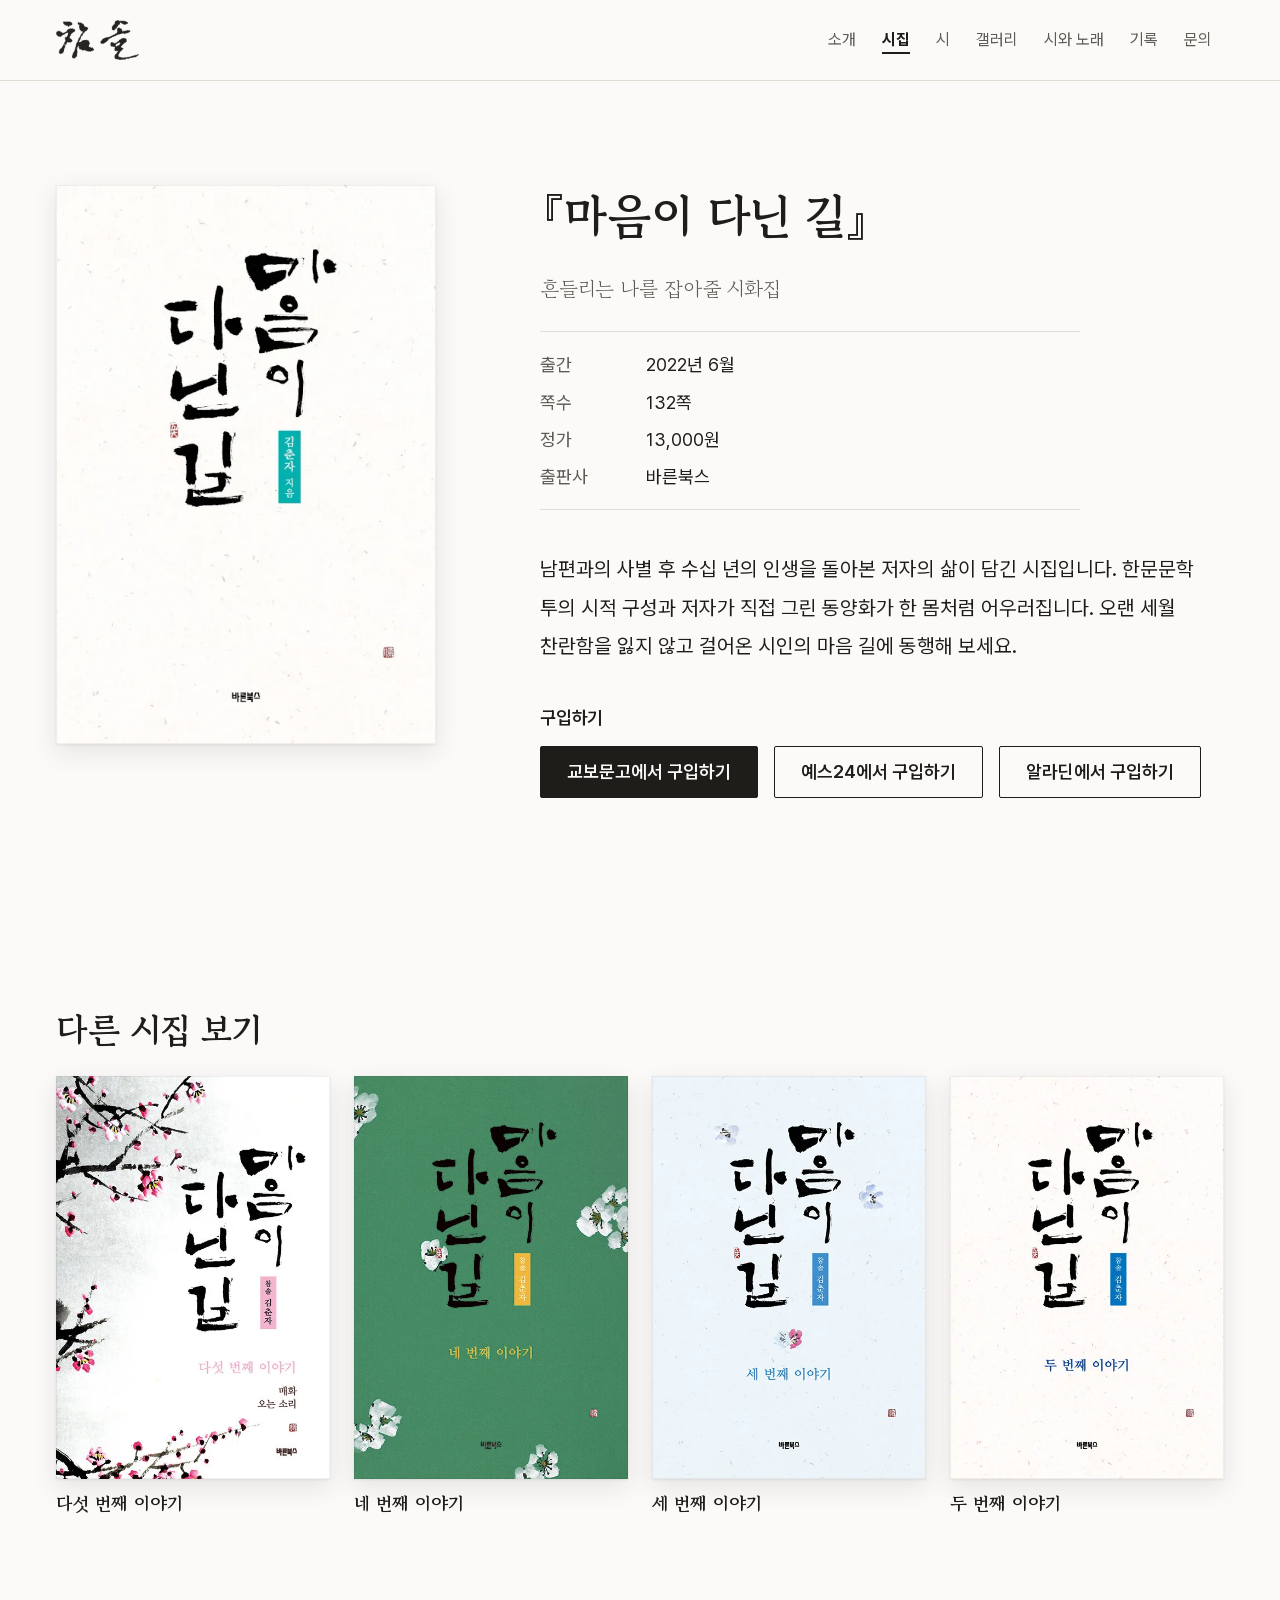
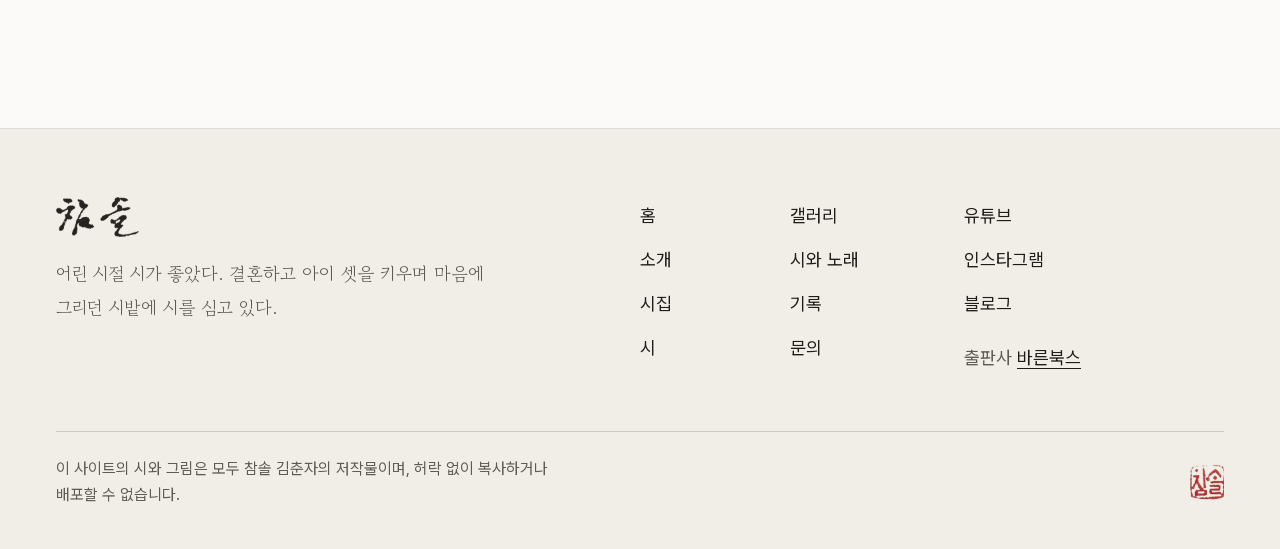
<file: books/maeum-1/index.html>
<!DOCTYPE html><html lang="ko"><head><meta charset="utf-8"><meta name="viewport" content="width=device-width, initial-scale=1"><title>『마음이 다닌 길』 – 참솔 김춘자</title><meta name="description" content="남편과의 사별 후 수십 년의 인생을 돌아본 저자의 삶이 담긴 시집입니다. 한문문학 투의 시적 구성과 저자가 직접 그린 동양화가 한 몸처럼 어우러집니다. 오랜 세월 찬란함을 잃지 않고 걸어온 시인의 마음 길에 동행해 보세요."><link rel="icon" href="/img/brand/seal-32.png" sizes="32x32" type="image/png"><link rel="icon" href="/img/brand/seal-512.png" sizes="512x512" type="image/png"><link rel="apple-touch-icon" href="/img/brand/seal-180.png"><meta property="og:type" content="website"><meta property="og:site_name" content="참솔 김춘자"><meta property="og:title" content="『마음이 다닌 길』 – 참솔 김춘자"><meta property="og:description" content="남편과의 사별 후 수십 년의 인생을 돌아본 저자의 삶이 담긴 시집입니다. 한문문학 투의 시적 구성과 저자가 직접 그린 동양화가 한 몸처럼 어우러집니다. 오랜 세월 찬란함을 잃지 않고 걸어온 시인의 마음 길에 동행해 보세요."><meta property="og:image" content="https://choonja27.github.io/img/brand/og.jpg"><meta property="og:image:width" content="1200"><meta property="og:image:height" content="630"><meta name="twitter:card" content="summary_large_image"><link rel="stylesheet" href="/fonts/fonts.css"><script type="application/ld+json">{"@context":"https://schema.org","@type":"Book","name":"마음이 다닌 길","author":{"@type":"Person","name":"김춘자","alternateName":"참솔"},"publisher":{"@type":"Organization","name":"바른북스"},"numberOfPages":132,"datePublished":"2022-06","offers":{"@type":"Offer","price":13000,"priceCurrency":"KRW"}}</script><link rel="stylesheet" href="/_astro/lightbox.Dmik7Plr.css"><link rel="stylesheet" href="/_astro/BaseLayout.Sk-ldmYv.css"><style>img[data-astro-cid-ageowr5r]{width:100%;height:auto}.cover--empty[data-astro-cid-ageowr5r]{aspect-ratio:600/882;background:var(--c-wall)}
.book[data-astro-cid-htmgan3m]{gap:var(--s-5);display:grid}.book__cover[data-astro-cid-htmgan3m]{max-width:320px}@media (width>=900px){.book[data-astro-cid-htmgan3m]{gap:var(--s-7);grid-template-columns:380px 1fr;align-items:start}.book__cover[data-astro-cid-htmgan3m]{top:calc(var(--header-h) + var(--s-5));max-width:none;position:sticky}}.book[data-astro-cid-htmgan3m] .tag[data-astro-cid-htmgan3m]{margin:0 0 var(--s-2)}.book__title[data-astro-cid-htmgan3m]{font-size:var(--fs-h1)}.book__subtitle[data-astro-cid-htmgan3m]{font-family:var(--f-serif);font-size:var(--fs-lead);color:var(--c-ink-light)}.book__facts[data-astro-cid-htmgan3m]{gap:var(--s-1) var(--s-3);margin:var(--s-4) 0 var(--s-5);padding-block:var(--s-3);border-block:1px solid var(--c-line);grid-template-columns:5em 1fr;max-width:30em;display:grid}.book__facts[data-astro-cid-htmgan3m] dt[data-astro-cid-htmgan3m]{color:var(--c-ink-light)}.book__facts[data-astro-cid-htmgan3m] dd[data-astro-cid-htmgan3m]{margin:0}.book__desc[data-astro-cid-htmgan3m]{font-size:var(--fs-lead);margin-bottom:var(--s-5);line-height:1.9}.book__buy-title[data-astro-cid-htmgan3m]{font-family:var(--f-sans);margin-bottom:var(--s-3);font-size:1rem;font-weight:600}.inbook[data-astro-cid-htmgan3m]{background:var(--c-wall);overflow:hidden}.inbook__row[data-astro-cid-htmgan3m]{width:100%;max-width:100%;padding:0 0 var(--s-3);gap:var(--s-5);align-items:flex-end;margin:0;list-style:none;display:flex;overflow-x:auto}.inbook__row[data-astro-cid-htmgan3m] li[data-astro-cid-htmgan3m]{flex:none}.inbook__row[data-astro-cid-htmgan3m] img{width:auto;max-width:none;height:clamp(240px,50vw,360px)}.others[data-astro-cid-htmgan3m]{gap:var(--s-4);grid-template-columns:repeat(2,1fr);margin:0;padding:0;list-style:none;display:grid}@media (width>=700px){.others[data-astro-cid-htmgan3m]{grid-template-columns:repeat(4,1fr)}}.others__link[data-astro-cid-htmgan3m]{color:var(--c-ink);font-family:var(--f-serif);font-weight:700;text-decoration:none;display:block}.others__link[data-astro-cid-htmgan3m]:visited{color:var(--c-ink)}.others__link[data-astro-cid-htmgan3m] span[data-astro-cid-htmgan3m]{margin-top:var(--s-2);display:block}.others__link[data-astro-cid-htmgan3m]:hover span[data-astro-cid-htmgan3m]{text-decoration:underline}
</style></head><body><a class="skip-link" href="#main">본문으로 건너뛰기</a><header class="site-header site-header--default" data-astro-cid-nen7h5rs><div class="container site-header__inner" data-astro-cid-nen7h5rs><a href="/" class="site-header__logo" aria-label="홈으로 가기" data-astro-cid-nen7h5rs><img src="/img/brand/logo-horizontal.png" alt="참솔 김춘자" width="249" height="120" data-astro-cid-nen7h5rs></a><nav class="site-nav" aria-label="주 메뉴" data-astro-cid-nen7h5rs><button type="button" class="site-nav__toggle" aria-expanded="false" aria-controls="site-nav-list" data-open-label="메뉴" data-close-label="닫기" data-astro-cid-nen7h5rs>메뉴</button><ul id="site-nav-list" class="site-nav__list" data-astro-cid-nen7h5rs><li data-astro-cid-nen7h5rs><a href="/about" data-astro-cid-nen7h5rs>소개</a></li><li data-astro-cid-nen7h5rs><a href="/books" aria-current="page" data-astro-cid-nen7h5rs>시집</a></li><li data-astro-cid-nen7h5rs><a href="/poems" data-astro-cid-nen7h5rs>시</a></li><li data-astro-cid-nen7h5rs><a href="/gallery" data-astro-cid-nen7h5rs>갤러리</a></li><li data-astro-cid-nen7h5rs><a href="/songs" data-astro-cid-nen7h5rs>시와 노래</a></li><li data-astro-cid-nen7h5rs><a href="/journal" data-astro-cid-nen7h5rs>기록</a></li><li data-astro-cid-nen7h5rs><a href="/contact" data-astro-cid-nen7h5rs>문의</a></li></ul></nav></div></header><script type="module">var e=document.querySelector(`.site-nav__toggle`),t=document.querySelector(`.site-header`);if(e&&t){let n=n=>{e.setAttribute(`aria-expanded`,String(n)),e.textContent=n?e.dataset.closeLabel:e.dataset.openLabel,t.classList.toggle(`is-menu-open`,n),document.body.classList.toggle(`no-scroll`,n)};e.addEventListener(`click`,()=>n(e.getAttribute(`aria-expanded`)!==`true`)),document.addEventListener(`keydown`,t=>{t.key===`Escape`&&e.getAttribute(`aria-expanded`)===`true`&&(n(!1),e.focus())}),matchMedia(`(min-width: 1100px)`).addEventListener(`change`,e=>{e.matches&&n(!1)})}</script><main id="main" tabindex="-1"><article class="section container book" data-astro-cid-htmgan3m><div class="book__cover" data-astro-cid-htmgan3m><picture data-astro-cid-ageowr5r><source type="image/webp" srcset="/img/covers/maeum-1.webp 600w" sizes="(min-width: 900px) 380px, 80vw" data-astro-cid-ageowr5r><img src="/img/covers/maeum-1.jpg" alt="『마음이 다닌 길』 표지" width="600" height="882" class="cover" loading="eager" decoding="async" data-astro-cid-ageowr5r></picture></div><div class="book__info" data-astro-cid-htmgan3m><h1 class="book__title" data-astro-cid-htmgan3m>『마음이 다닌 길』</h1><p class="book__subtitle" data-astro-cid-htmgan3m>흔들리는 나를 잡아줄 시화집</p><dl class="book__facts" data-astro-cid-htmgan3m><dt data-astro-cid-htmgan3m>출간</dt><dd data-astro-cid-htmgan3m>2022년 6월</dd><dt data-astro-cid-htmgan3m>쪽수</dt><dd data-astro-cid-htmgan3m>132쪽</dd><dt data-astro-cid-htmgan3m>정가</dt><dd data-astro-cid-htmgan3m>13,000원</dd><dt data-astro-cid-htmgan3m>출판사</dt><dd data-astro-cid-htmgan3m>바른북스</dd></dl><p class="book__desc" data-astro-cid-htmgan3m>남편과의 사별 후 수십 년의 인생을 돌아본 저자의 삶이 담긴 시집입니다. 한문문학 투의 시적 구성과 저자가 직접 그린 동양화가 한 몸처럼 어우러집니다. 오랜 세월 찬란함을 잃지 않고 걸어온 시인의 마음 길에 동행해 보세요.</p><h2 class="book__buy-title" data-astro-cid-htmgan3m>구입하기</h2><div class="btn-row" data-astro-cid-htmgan3m><a href="https://product.kyobobook.co.kr/detail/S000061352604" class="btn btn-primary" target="_blank" rel="noopener" data-astro-cid-htmgan3m="true">교보문고에서 구입하기<span class="sr-only"> (새 창)</span></a><a href="https://www.yes24.com/product/goods/110026889" class="btn btn-secondary" target="_blank" rel="noopener" data-astro-cid-htmgan3m="true">예스24에서 구입하기<span class="sr-only"> (새 창)</span></a><a href="https://www.aladin.co.kr/shop/wproduct.aspx?ItemId=296191885" class="btn btn-secondary" target="_blank" rel="noopener" data-astro-cid-htmgan3m="true">알라딘에서 구입하기<span class="sr-only"> (새 창)</span></a></div></div></article><section class="section container" aria-labelledby="others-title" data-astro-cid-htmgan3m><h2 id="others-title" data-astro-cid-htmgan3m>다른 시집 보기</h2><ul class="others" role="list" data-astro-cid-htmgan3m><li data-astro-cid-htmgan3m><a href="/books/maeum-5" class="others__link" data-astro-cid-htmgan3m><picture data-astro-cid-ageowr5r><source type="image/webp" srcset="/img/covers/maeum-5.webp 600w" sizes="160px" data-astro-cid-ageowr5r><img src="/img/covers/maeum-5.jpg" alt="『마음이 다닌 길 – 다섯 번째 이야기: 매화 오는 소리』 표지" width="600" height="882" class="cover" loading="lazy" decoding="async" data-astro-cid-ageowr5r></picture><span data-astro-cid-htmgan3m>다섯 번째 이야기</span></a></li><li data-astro-cid-htmgan3m><a href="/books/maeum-4" class="others__link" data-astro-cid-htmgan3m><picture data-astro-cid-ageowr5r><source type="image/webp" srcset="/img/covers/maeum-4.webp 600w" sizes="160px" data-astro-cid-ageowr5r><img src="/img/covers/maeum-4.jpg" alt="『마음이 다닌 길 – 네 번째 이야기: 틈새의 햇살』 표지" width="600" height="882" class="cover" loading="lazy" decoding="async" data-astro-cid-ageowr5r></picture><span data-astro-cid-htmgan3m>네 번째 이야기</span></a></li><li data-astro-cid-htmgan3m><a href="/books/maeum-3" class="others__link" data-astro-cid-htmgan3m><picture data-astro-cid-ageowr5r><source type="image/webp" srcset="/img/covers/maeum-3.webp 600w" sizes="160px" data-astro-cid-ageowr5r><img src="/img/covers/maeum-3.jpg" alt="『마음이 다닌 길 – 세 번째 이야기』 표지" width="600" height="882" class="cover" loading="lazy" decoding="async" data-astro-cid-ageowr5r></picture><span data-astro-cid-htmgan3m>세 번째 이야기</span></a></li><li data-astro-cid-htmgan3m><a href="/books/maeum-2" class="others__link" data-astro-cid-htmgan3m><picture data-astro-cid-ageowr5r><source type="image/webp" srcset="/img/covers/maeum-2.webp 600w" sizes="160px" data-astro-cid-ageowr5r><img src="/img/covers/maeum-2.jpg" alt="『마음이 다닌 길 – 두 번째 이야기』 표지" width="600" height="882" class="cover" loading="lazy" decoding="async" data-astro-cid-ageowr5r></picture><span data-astro-cid-htmgan3m>두 번째 이야기</span></a></li></ul></section></main><footer class="site-footer" data-astro-cid-jo6i4kqk><div class="container site-footer__inner" data-astro-cid-jo6i4kqk><div class="site-footer__intro" data-astro-cid-jo6i4kqk><a href="/" class="site-footer__logo" aria-label="홈으로 가기" data-astro-cid-jo6i4kqk><img src="/img/brand/logo-horizontal.png" alt="참솔 김춘자" width="249" height="120" loading="lazy" data-astro-cid-jo6i4kqk></a><p data-astro-cid-jo6i4kqk>어린 시절 시가 좋았다. 결혼하고 아이 셋을 키우며 마음에 그리던 시밭에 시를 심고 있다.</p></div><nav aria-label="사이트 메뉴" data-astro-cid-jo6i4kqk><ul class="site-footer__list" data-astro-cid-jo6i4kqk><li data-astro-cid-jo6i4kqk><a href="/" data-astro-cid-jo6i4kqk>홈</a></li><li data-astro-cid-jo6i4kqk><a href="/about" data-astro-cid-jo6i4kqk>소개</a></li><li data-astro-cid-jo6i4kqk><a href="/books" data-astro-cid-jo6i4kqk>시집</a></li><li data-astro-cid-jo6i4kqk><a href="/poems" data-astro-cid-jo6i4kqk>시</a></li><li data-astro-cid-jo6i4kqk><a href="/gallery" data-astro-cid-jo6i4kqk>갤러리</a></li><li data-astro-cid-jo6i4kqk><a href="/songs" data-astro-cid-jo6i4kqk>시와 노래</a></li><li data-astro-cid-jo6i4kqk><a href="/journal" data-astro-cid-jo6i4kqk>기록</a></li><li data-astro-cid-jo6i4kqk><a href="/contact" data-astro-cid-jo6i4kqk>문의</a></li></ul></nav><div class="site-footer__links" data-astro-cid-jo6i4kqk><ul class="site-footer__list" aria-label="SNS" data-astro-cid-jo6i4kqk><li data-astro-cid-jo6i4kqk><a href="https://www.youtube.com/@%EA%B9%80%EC%B6%98%EC%9E%90-q7f" target="_blank" rel="noopener" data-astro-cid-jo6i4kqk="true">유튜브<span class="sr-only"> (새 창)</span></a></li><li data-astro-cid-jo6i4kqk><a href="https://www.instagram.com/artchoonja/" target="_blank" rel="noopener" data-astro-cid-jo6i4kqk="true">인스타그램<span class="sr-only"> (새 창)</span></a></li><li data-astro-cid-jo6i4kqk><a href="https://blog.naver.com/choonja27" target="_blank" rel="noopener" data-astro-cid-jo6i4kqk="true">블로그<span class="sr-only"> (새 창)</span></a></li></ul><p class="site-footer__publisher" data-astro-cid-jo6i4kqk>출판사 <a href="https://barunbooks.com" target="_blank" rel="noopener" data-astro-cid-jo6i4kqk="true">바른북스<span class="sr-only"> (새 창)</span></a></p></div></div><div class="container" data-astro-cid-jo6i4kqk><div class="site-footer__bottom" data-astro-cid-jo6i4kqk><p class="text-small" data-astro-cid-jo6i4kqk>이 사이트의 시와 그림은 모두 참솔 김춘자의 저작물이며, 허락 없이 복사하거나 배포할 수 없습니다.</p><img src="/img/brand/seal.webp" alt="참솔 김춘자의 붉은 낙관" width="40" height="40" class="site-footer__seal" loading="lazy" data-astro-cid-jo6i4kqk></div></div></footer></body></html><script type="module" src="/_astro/_slug_.astro_astro_type_script_index_0_lang.Poxf5VGZ.js"></script>
</file>
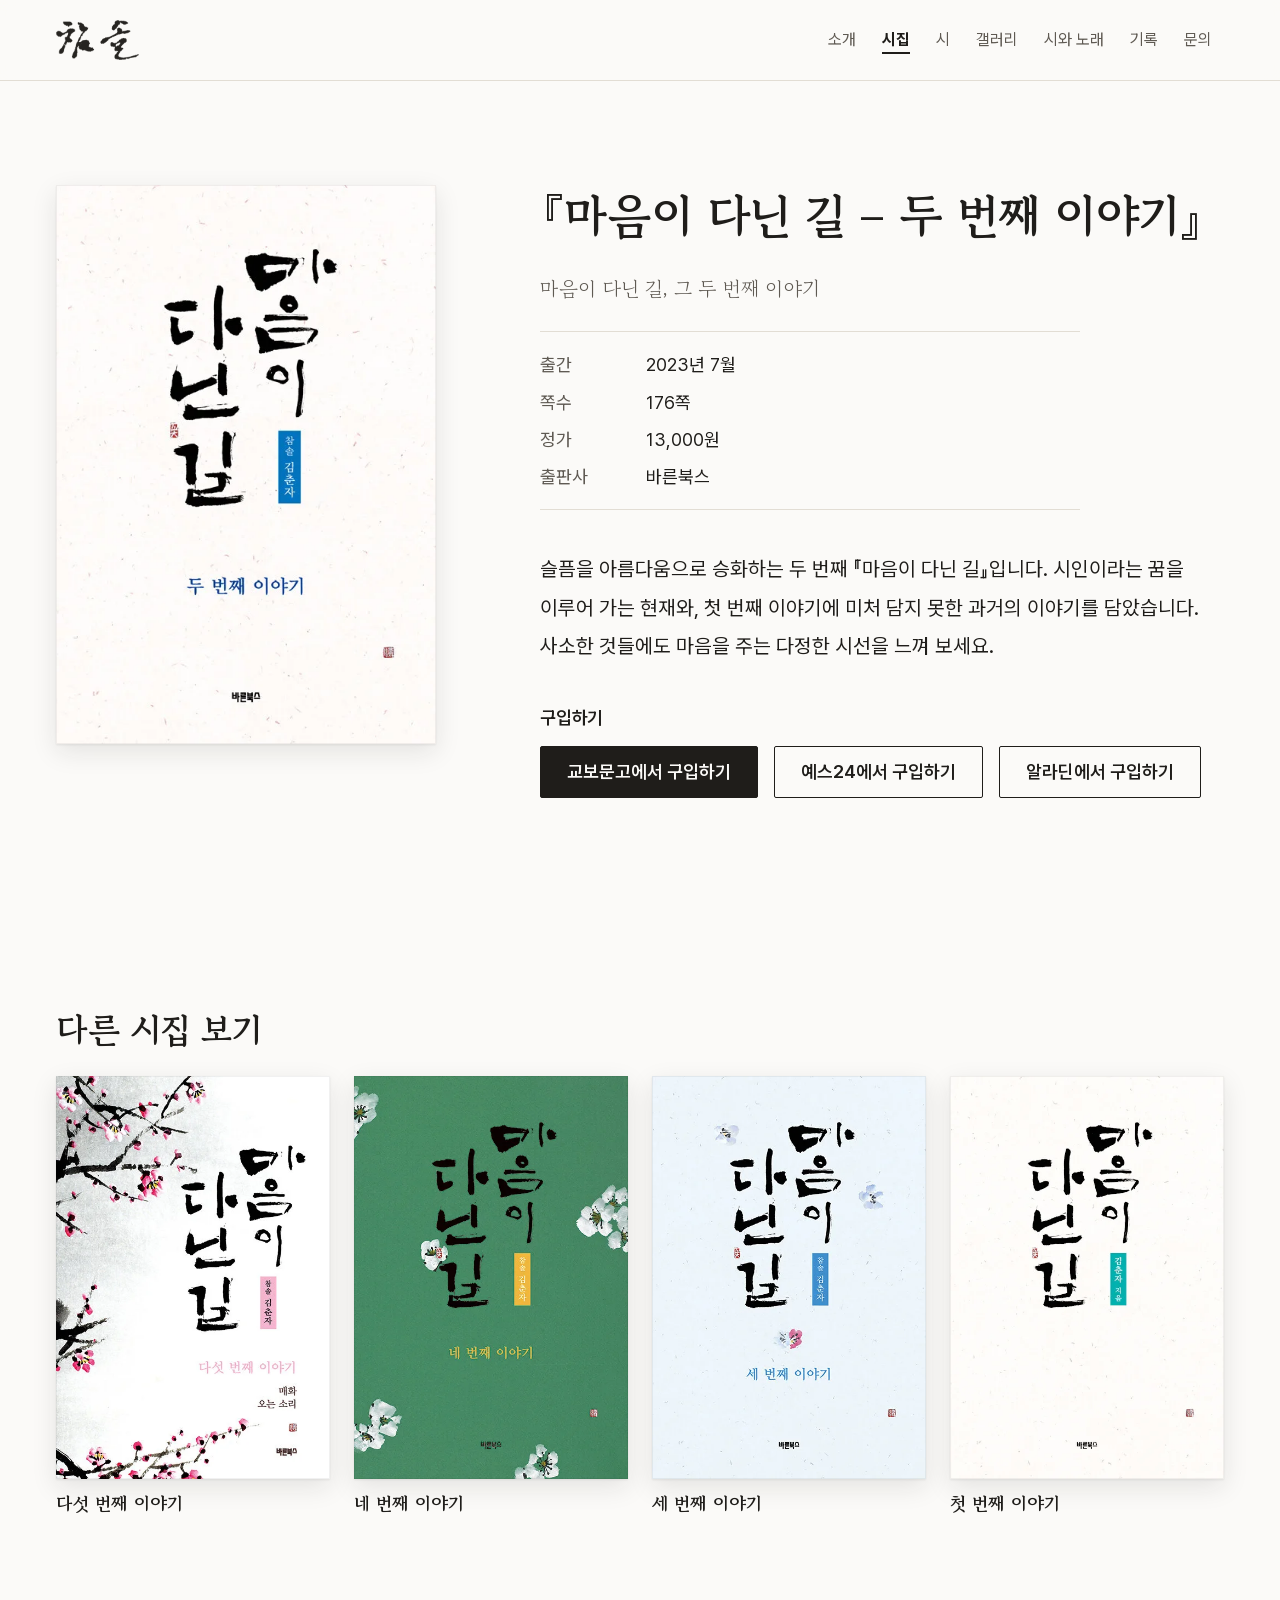
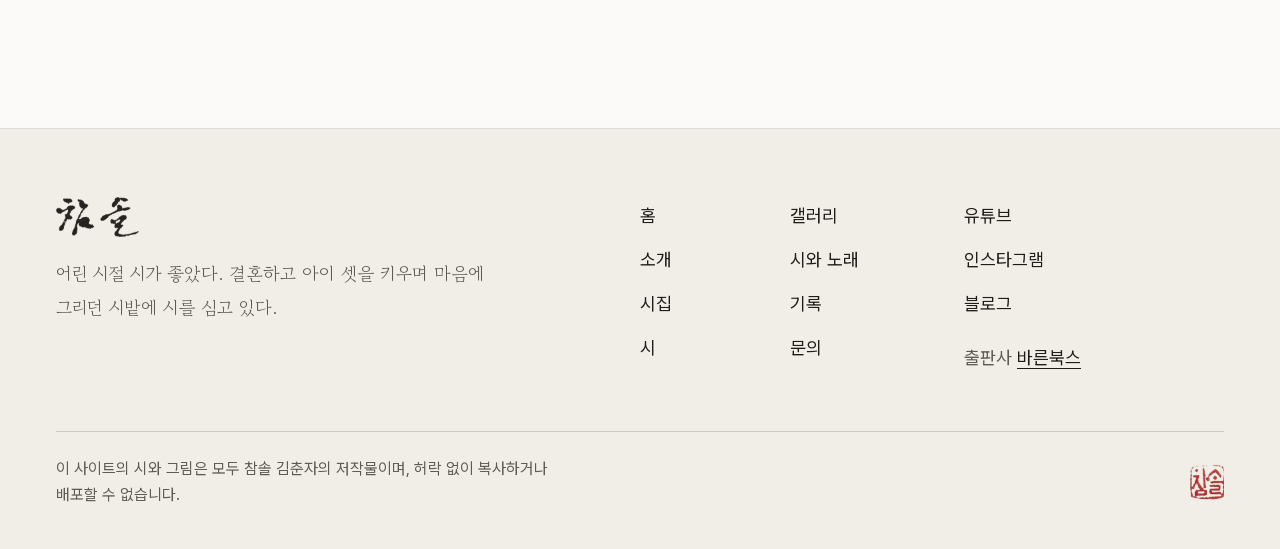
<file: books/maeum-2/index.html>
<!DOCTYPE html><html lang="ko"><head><meta charset="utf-8"><meta name="viewport" content="width=device-width, initial-scale=1"><title>『마음이 다닌 길 – 두 번째 이야기』 – 참솔 김춘자</title><meta name="description" content="슬픔을 아름다움으로 승화하는 두 번째 『마음이 다닌 길』입니다. 시인이라는 꿈을 이루어 가는 현재와, 첫 번째 이야기에 미처 담지 못한 과거의 이야기를 담았습니다. 사소한 것들에도 마음을 주는 다정한 시선을 느껴 보세요."><link rel="icon" href="/img/brand/seal-32.png" sizes="32x32" type="image/png"><link rel="icon" href="/img/brand/seal-512.png" sizes="512x512" type="image/png"><link rel="apple-touch-icon" href="/img/brand/seal-180.png"><meta property="og:type" content="website"><meta property="og:site_name" content="참솔 김춘자"><meta property="og:title" content="『마음이 다닌 길 – 두 번째 이야기』 – 참솔 김춘자"><meta property="og:description" content="슬픔을 아름다움으로 승화하는 두 번째 『마음이 다닌 길』입니다. 시인이라는 꿈을 이루어 가는 현재와, 첫 번째 이야기에 미처 담지 못한 과거의 이야기를 담았습니다. 사소한 것들에도 마음을 주는 다정한 시선을 느껴 보세요."><meta property="og:image" content="https://choonja27.github.io/img/brand/og.jpg"><meta property="og:image:width" content="1200"><meta property="og:image:height" content="630"><meta name="twitter:card" content="summary_large_image"><link rel="stylesheet" href="/fonts/fonts.css"><script type="application/ld+json">{"@context":"https://schema.org","@type":"Book","name":"마음이 다닌 길 – 두 번째 이야기","author":{"@type":"Person","name":"김춘자","alternateName":"참솔"},"publisher":{"@type":"Organization","name":"바른북스"},"numberOfPages":176,"datePublished":"2023-07","offers":{"@type":"Offer","price":13000,"priceCurrency":"KRW"}}</script><link rel="stylesheet" href="/_astro/lightbox.Dmik7Plr.css"><link rel="stylesheet" href="/_astro/BaseLayout.Sk-ldmYv.css"><style>img[data-astro-cid-ageowr5r]{width:100%;height:auto}.cover--empty[data-astro-cid-ageowr5r]{aspect-ratio:600/882;background:var(--c-wall)}
.book[data-astro-cid-htmgan3m]{gap:var(--s-5);display:grid}.book__cover[data-astro-cid-htmgan3m]{max-width:320px}@media (width>=900px){.book[data-astro-cid-htmgan3m]{gap:var(--s-7);grid-template-columns:380px 1fr;align-items:start}.book__cover[data-astro-cid-htmgan3m]{top:calc(var(--header-h) + var(--s-5));max-width:none;position:sticky}}.book[data-astro-cid-htmgan3m] .tag[data-astro-cid-htmgan3m]{margin:0 0 var(--s-2)}.book__title[data-astro-cid-htmgan3m]{font-size:var(--fs-h1)}.book__subtitle[data-astro-cid-htmgan3m]{font-family:var(--f-serif);font-size:var(--fs-lead);color:var(--c-ink-light)}.book__facts[data-astro-cid-htmgan3m]{gap:var(--s-1) var(--s-3);margin:var(--s-4) 0 var(--s-5);padding-block:var(--s-3);border-block:1px solid var(--c-line);grid-template-columns:5em 1fr;max-width:30em;display:grid}.book__facts[data-astro-cid-htmgan3m] dt[data-astro-cid-htmgan3m]{color:var(--c-ink-light)}.book__facts[data-astro-cid-htmgan3m] dd[data-astro-cid-htmgan3m]{margin:0}.book__desc[data-astro-cid-htmgan3m]{font-size:var(--fs-lead);margin-bottom:var(--s-5);line-height:1.9}.book__buy-title[data-astro-cid-htmgan3m]{font-family:var(--f-sans);margin-bottom:var(--s-3);font-size:1rem;font-weight:600}.inbook[data-astro-cid-htmgan3m]{background:var(--c-wall);overflow:hidden}.inbook__row[data-astro-cid-htmgan3m]{width:100%;max-width:100%;padding:0 0 var(--s-3);gap:var(--s-5);align-items:flex-end;margin:0;list-style:none;display:flex;overflow-x:auto}.inbook__row[data-astro-cid-htmgan3m] li[data-astro-cid-htmgan3m]{flex:none}.inbook__row[data-astro-cid-htmgan3m] img{width:auto;max-width:none;height:clamp(240px,50vw,360px)}.others[data-astro-cid-htmgan3m]{gap:var(--s-4);grid-template-columns:repeat(2,1fr);margin:0;padding:0;list-style:none;display:grid}@media (width>=700px){.others[data-astro-cid-htmgan3m]{grid-template-columns:repeat(4,1fr)}}.others__link[data-astro-cid-htmgan3m]{color:var(--c-ink);font-family:var(--f-serif);font-weight:700;text-decoration:none;display:block}.others__link[data-astro-cid-htmgan3m]:visited{color:var(--c-ink)}.others__link[data-astro-cid-htmgan3m] span[data-astro-cid-htmgan3m]{margin-top:var(--s-2);display:block}.others__link[data-astro-cid-htmgan3m]:hover span[data-astro-cid-htmgan3m]{text-decoration:underline}
</style></head><body><a class="skip-link" href="#main">본문으로 건너뛰기</a><header class="site-header site-header--default" data-astro-cid-nen7h5rs><div class="container site-header__inner" data-astro-cid-nen7h5rs><a href="/" class="site-header__logo" aria-label="홈으로 가기" data-astro-cid-nen7h5rs><img src="/img/brand/logo-horizontal.png" alt="참솔 김춘자" width="249" height="120" data-astro-cid-nen7h5rs></a><nav class="site-nav" aria-label="주 메뉴" data-astro-cid-nen7h5rs><button type="button" class="site-nav__toggle" aria-expanded="false" aria-controls="site-nav-list" data-open-label="메뉴" data-close-label="닫기" data-astro-cid-nen7h5rs>메뉴</button><ul id="site-nav-list" class="site-nav__list" data-astro-cid-nen7h5rs><li data-astro-cid-nen7h5rs><a href="/about" data-astro-cid-nen7h5rs>소개</a></li><li data-astro-cid-nen7h5rs><a href="/books" aria-current="page" data-astro-cid-nen7h5rs>시집</a></li><li data-astro-cid-nen7h5rs><a href="/poems" data-astro-cid-nen7h5rs>시</a></li><li data-astro-cid-nen7h5rs><a href="/gallery" data-astro-cid-nen7h5rs>갤러리</a></li><li data-astro-cid-nen7h5rs><a href="/songs" data-astro-cid-nen7h5rs>시와 노래</a></li><li data-astro-cid-nen7h5rs><a href="/journal" data-astro-cid-nen7h5rs>기록</a></li><li data-astro-cid-nen7h5rs><a href="/contact" data-astro-cid-nen7h5rs>문의</a></li></ul></nav></div></header><script type="module">var e=document.querySelector(`.site-nav__toggle`),t=document.querySelector(`.site-header`);if(e&&t){let n=n=>{e.setAttribute(`aria-expanded`,String(n)),e.textContent=n?e.dataset.closeLabel:e.dataset.openLabel,t.classList.toggle(`is-menu-open`,n),document.body.classList.toggle(`no-scroll`,n)};e.addEventListener(`click`,()=>n(e.getAttribute(`aria-expanded`)!==`true`)),document.addEventListener(`keydown`,t=>{t.key===`Escape`&&e.getAttribute(`aria-expanded`)===`true`&&(n(!1),e.focus())}),matchMedia(`(min-width: 1100px)`).addEventListener(`change`,e=>{e.matches&&n(!1)})}</script><main id="main" tabindex="-1"><article class="section container book" data-astro-cid-htmgan3m><div class="book__cover" data-astro-cid-htmgan3m><picture data-astro-cid-ageowr5r><source type="image/webp" srcset="/img/covers/maeum-2.webp 600w" sizes="(min-width: 900px) 380px, 80vw" data-astro-cid-ageowr5r><img src="/img/covers/maeum-2.jpg" alt="『마음이 다닌 길 – 두 번째 이야기』 표지" width="600" height="882" class="cover" loading="eager" decoding="async" data-astro-cid-ageowr5r></picture></div><div class="book__info" data-astro-cid-htmgan3m><h1 class="book__title" data-astro-cid-htmgan3m>『마음이 다닌 길 – 두 번째 이야기』</h1><p class="book__subtitle" data-astro-cid-htmgan3m>마음이 다닌 길, 그 두 번째 이야기</p><dl class="book__facts" data-astro-cid-htmgan3m><dt data-astro-cid-htmgan3m>출간</dt><dd data-astro-cid-htmgan3m>2023년 7월</dd><dt data-astro-cid-htmgan3m>쪽수</dt><dd data-astro-cid-htmgan3m>176쪽</dd><dt data-astro-cid-htmgan3m>정가</dt><dd data-astro-cid-htmgan3m>13,000원</dd><dt data-astro-cid-htmgan3m>출판사</dt><dd data-astro-cid-htmgan3m>바른북스</dd></dl><p class="book__desc" data-astro-cid-htmgan3m>슬픔을 아름다움으로 승화하는 두 번째 『마음이 다닌 길』입니다. 시인이라는 꿈을 이루어 가는 현재와, 첫 번째 이야기에 미처 담지 못한 과거의 이야기를 담았습니다. 사소한 것들에도 마음을 주는 다정한 시선을 느껴 보세요.</p><h2 class="book__buy-title" data-astro-cid-htmgan3m>구입하기</h2><div class="btn-row" data-astro-cid-htmgan3m><a href="https://product.kyobobook.co.kr/detail/S000203180104" class="btn btn-primary" target="_blank" rel="noopener" data-astro-cid-htmgan3m="true">교보문고에서 구입하기<span class="sr-only"> (새 창)</span></a><a href="https://www.yes24.com/product/goods/120255427" class="btn btn-secondary" target="_blank" rel="noopener" data-astro-cid-htmgan3m="true">예스24에서 구입하기<span class="sr-only"> (새 창)</span></a><a href="https://www.aladin.co.kr/shop/wproduct.aspx?ItemId=320700688" class="btn btn-secondary" target="_blank" rel="noopener" data-astro-cid-htmgan3m="true">알라딘에서 구입하기<span class="sr-only"> (새 창)</span></a></div></div></article><section class="section container" aria-labelledby="others-title" data-astro-cid-htmgan3m><h2 id="others-title" data-astro-cid-htmgan3m>다른 시집 보기</h2><ul class="others" role="list" data-astro-cid-htmgan3m><li data-astro-cid-htmgan3m><a href="/books/maeum-5" class="others__link" data-astro-cid-htmgan3m><picture data-astro-cid-ageowr5r><source type="image/webp" srcset="/img/covers/maeum-5.webp 600w" sizes="160px" data-astro-cid-ageowr5r><img src="/img/covers/maeum-5.jpg" alt="『마음이 다닌 길 – 다섯 번째 이야기: 매화 오는 소리』 표지" width="600" height="882" class="cover" loading="lazy" decoding="async" data-astro-cid-ageowr5r></picture><span data-astro-cid-htmgan3m>다섯 번째 이야기</span></a></li><li data-astro-cid-htmgan3m><a href="/books/maeum-4" class="others__link" data-astro-cid-htmgan3m><picture data-astro-cid-ageowr5r><source type="image/webp" srcset="/img/covers/maeum-4.webp 600w" sizes="160px" data-astro-cid-ageowr5r><img src="/img/covers/maeum-4.jpg" alt="『마음이 다닌 길 – 네 번째 이야기: 틈새의 햇살』 표지" width="600" height="882" class="cover" loading="lazy" decoding="async" data-astro-cid-ageowr5r></picture><span data-astro-cid-htmgan3m>네 번째 이야기</span></a></li><li data-astro-cid-htmgan3m><a href="/books/maeum-3" class="others__link" data-astro-cid-htmgan3m><picture data-astro-cid-ageowr5r><source type="image/webp" srcset="/img/covers/maeum-3.webp 600w" sizes="160px" data-astro-cid-ageowr5r><img src="/img/covers/maeum-3.jpg" alt="『마음이 다닌 길 – 세 번째 이야기』 표지" width="600" height="882" class="cover" loading="lazy" decoding="async" data-astro-cid-ageowr5r></picture><span data-astro-cid-htmgan3m>세 번째 이야기</span></a></li><li data-astro-cid-htmgan3m><a href="/books/maeum-1" class="others__link" data-astro-cid-htmgan3m><picture data-astro-cid-ageowr5r><source type="image/webp" srcset="/img/covers/maeum-1.webp 600w" sizes="160px" data-astro-cid-ageowr5r><img src="/img/covers/maeum-1.jpg" alt="『마음이 다닌 길』 표지" width="600" height="882" class="cover" loading="lazy" decoding="async" data-astro-cid-ageowr5r></picture><span data-astro-cid-htmgan3m>첫 번째 이야기</span></a></li></ul></section></main><footer class="site-footer" data-astro-cid-jo6i4kqk><div class="container site-footer__inner" data-astro-cid-jo6i4kqk><div class="site-footer__intro" data-astro-cid-jo6i4kqk><a href="/" class="site-footer__logo" aria-label="홈으로 가기" data-astro-cid-jo6i4kqk><img src="/img/brand/logo-horizontal.png" alt="참솔 김춘자" width="249" height="120" loading="lazy" data-astro-cid-jo6i4kqk></a><p data-astro-cid-jo6i4kqk>어린 시절 시가 좋았다. 결혼하고 아이 셋을 키우며 마음에 그리던 시밭에 시를 심고 있다.</p></div><nav aria-label="사이트 메뉴" data-astro-cid-jo6i4kqk><ul class="site-footer__list" data-astro-cid-jo6i4kqk><li data-astro-cid-jo6i4kqk><a href="/" data-astro-cid-jo6i4kqk>홈</a></li><li data-astro-cid-jo6i4kqk><a href="/about" data-astro-cid-jo6i4kqk>소개</a></li><li data-astro-cid-jo6i4kqk><a href="/books" data-astro-cid-jo6i4kqk>시집</a></li><li data-astro-cid-jo6i4kqk><a href="/poems" data-astro-cid-jo6i4kqk>시</a></li><li data-astro-cid-jo6i4kqk><a href="/gallery" data-astro-cid-jo6i4kqk>갤러리</a></li><li data-astro-cid-jo6i4kqk><a href="/songs" data-astro-cid-jo6i4kqk>시와 노래</a></li><li data-astro-cid-jo6i4kqk><a href="/journal" data-astro-cid-jo6i4kqk>기록</a></li><li data-astro-cid-jo6i4kqk><a href="/contact" data-astro-cid-jo6i4kqk>문의</a></li></ul></nav><div class="site-footer__links" data-astro-cid-jo6i4kqk><ul class="site-footer__list" aria-label="SNS" data-astro-cid-jo6i4kqk><li data-astro-cid-jo6i4kqk><a href="https://www.youtube.com/@%EA%B9%80%EC%B6%98%EC%9E%90-q7f" target="_blank" rel="noopener" data-astro-cid-jo6i4kqk="true">유튜브<span class="sr-only"> (새 창)</span></a></li><li data-astro-cid-jo6i4kqk><a href="https://www.instagram.com/artchoonja/" target="_blank" rel="noopener" data-astro-cid-jo6i4kqk="true">인스타그램<span class="sr-only"> (새 창)</span></a></li><li data-astro-cid-jo6i4kqk><a href="https://blog.naver.com/choonja27" target="_blank" rel="noopener" data-astro-cid-jo6i4kqk="true">블로그<span class="sr-only"> (새 창)</span></a></li></ul><p class="site-footer__publisher" data-astro-cid-jo6i4kqk>출판사 <a href="https://barunbooks.com" target="_blank" rel="noopener" data-astro-cid-jo6i4kqk="true">바른북스<span class="sr-only"> (새 창)</span></a></p></div></div><div class="container" data-astro-cid-jo6i4kqk><div class="site-footer__bottom" data-astro-cid-jo6i4kqk><p class="text-small" data-astro-cid-jo6i4kqk>이 사이트의 시와 그림은 모두 참솔 김춘자의 저작물이며, 허락 없이 복사하거나 배포할 수 없습니다.</p><img src="/img/brand/seal.webp" alt="참솔 김춘자의 붉은 낙관" width="40" height="40" class="site-footer__seal" loading="lazy" data-astro-cid-jo6i4kqk></div></div></footer></body></html><script type="module" src="/_astro/_slug_.astro_astro_type_script_index_0_lang.Poxf5VGZ.js"></script>
</file>
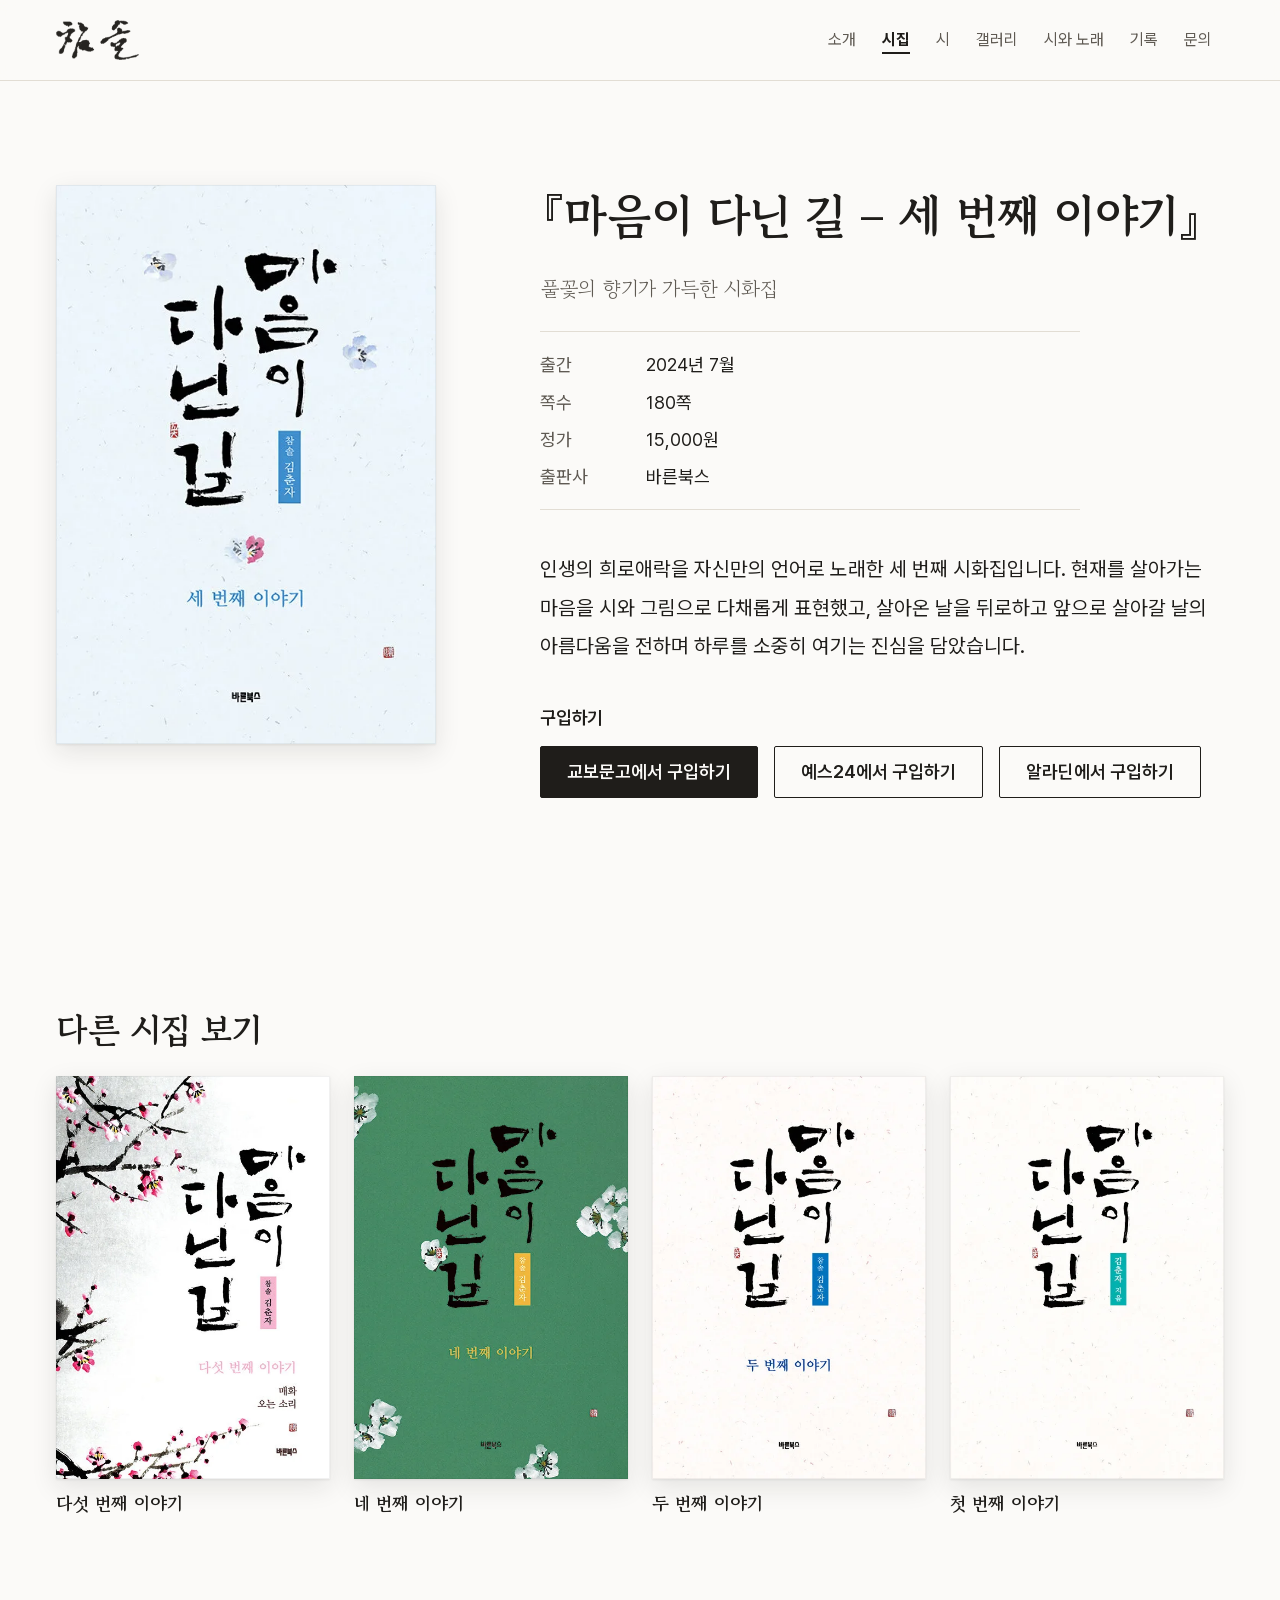
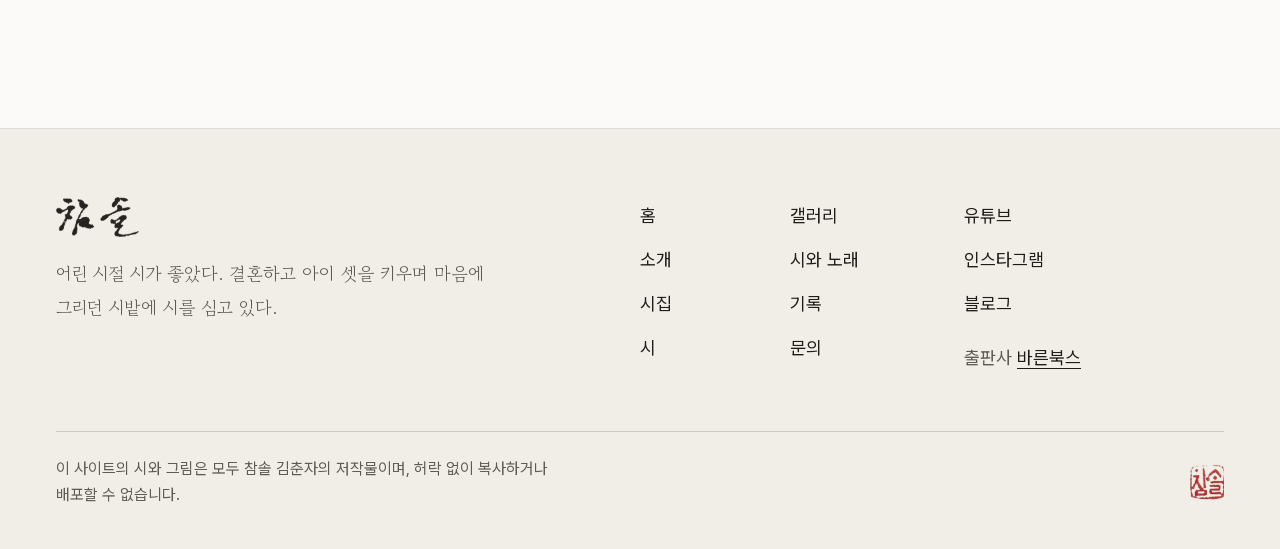
<file: books/maeum-3/index.html>
<!DOCTYPE html><html lang="ko"><head><meta charset="utf-8"><meta name="viewport" content="width=device-width, initial-scale=1"><title>『마음이 다닌 길 – 세 번째 이야기』 – 참솔 김춘자</title><meta name="description" content="인생의 희로애락을 자신만의 언어로 노래한 세 번째 시화집입니다. 현재를 살아가는 마음을 시와 그림으로 다채롭게 표현했고, 살아온 날을 뒤로하고 앞으로 살아갈 날의 아름다움을 전하며 하루를 소중히 여기는 진심을 담았습니다."><link rel="icon" href="/img/brand/seal-32.png" sizes="32x32" type="image/png"><link rel="icon" href="/img/brand/seal-512.png" sizes="512x512" type="image/png"><link rel="apple-touch-icon" href="/img/brand/seal-180.png"><meta property="og:type" content="website"><meta property="og:site_name" content="참솔 김춘자"><meta property="og:title" content="『마음이 다닌 길 – 세 번째 이야기』 – 참솔 김춘자"><meta property="og:description" content="인생의 희로애락을 자신만의 언어로 노래한 세 번째 시화집입니다. 현재를 살아가는 마음을 시와 그림으로 다채롭게 표현했고, 살아온 날을 뒤로하고 앞으로 살아갈 날의 아름다움을 전하며 하루를 소중히 여기는 진심을 담았습니다."><meta property="og:image" content="https://choonja27.github.io/img/brand/og.jpg"><meta property="og:image:width" content="1200"><meta property="og:image:height" content="630"><meta name="twitter:card" content="summary_large_image"><link rel="stylesheet" href="/fonts/fonts.css"><script type="application/ld+json">{"@context":"https://schema.org","@type":"Book","name":"마음이 다닌 길 – 세 번째 이야기","author":{"@type":"Person","name":"김춘자","alternateName":"참솔"},"publisher":{"@type":"Organization","name":"바른북스"},"numberOfPages":180,"datePublished":"2024-07","offers":{"@type":"Offer","price":15000,"priceCurrency":"KRW"}}</script><link rel="stylesheet" href="/_astro/lightbox.Dmik7Plr.css"><link rel="stylesheet" href="/_astro/BaseLayout.Sk-ldmYv.css"><style>img[data-astro-cid-ageowr5r]{width:100%;height:auto}.cover--empty[data-astro-cid-ageowr5r]{aspect-ratio:600/882;background:var(--c-wall)}
.book[data-astro-cid-htmgan3m]{gap:var(--s-5);display:grid}.book__cover[data-astro-cid-htmgan3m]{max-width:320px}@media (width>=900px){.book[data-astro-cid-htmgan3m]{gap:var(--s-7);grid-template-columns:380px 1fr;align-items:start}.book__cover[data-astro-cid-htmgan3m]{top:calc(var(--header-h) + var(--s-5));max-width:none;position:sticky}}.book[data-astro-cid-htmgan3m] .tag[data-astro-cid-htmgan3m]{margin:0 0 var(--s-2)}.book__title[data-astro-cid-htmgan3m]{font-size:var(--fs-h1)}.book__subtitle[data-astro-cid-htmgan3m]{font-family:var(--f-serif);font-size:var(--fs-lead);color:var(--c-ink-light)}.book__facts[data-astro-cid-htmgan3m]{gap:var(--s-1) var(--s-3);margin:var(--s-4) 0 var(--s-5);padding-block:var(--s-3);border-block:1px solid var(--c-line);grid-template-columns:5em 1fr;max-width:30em;display:grid}.book__facts[data-astro-cid-htmgan3m] dt[data-astro-cid-htmgan3m]{color:var(--c-ink-light)}.book__facts[data-astro-cid-htmgan3m] dd[data-astro-cid-htmgan3m]{margin:0}.book__desc[data-astro-cid-htmgan3m]{font-size:var(--fs-lead);margin-bottom:var(--s-5);line-height:1.9}.book__buy-title[data-astro-cid-htmgan3m]{font-family:var(--f-sans);margin-bottom:var(--s-3);font-size:1rem;font-weight:600}.inbook[data-astro-cid-htmgan3m]{background:var(--c-wall);overflow:hidden}.inbook__row[data-astro-cid-htmgan3m]{width:100%;max-width:100%;padding:0 0 var(--s-3);gap:var(--s-5);align-items:flex-end;margin:0;list-style:none;display:flex;overflow-x:auto}.inbook__row[data-astro-cid-htmgan3m] li[data-astro-cid-htmgan3m]{flex:none}.inbook__row[data-astro-cid-htmgan3m] img{width:auto;max-width:none;height:clamp(240px,50vw,360px)}.others[data-astro-cid-htmgan3m]{gap:var(--s-4);grid-template-columns:repeat(2,1fr);margin:0;padding:0;list-style:none;display:grid}@media (width>=700px){.others[data-astro-cid-htmgan3m]{grid-template-columns:repeat(4,1fr)}}.others__link[data-astro-cid-htmgan3m]{color:var(--c-ink);font-family:var(--f-serif);font-weight:700;text-decoration:none;display:block}.others__link[data-astro-cid-htmgan3m]:visited{color:var(--c-ink)}.others__link[data-astro-cid-htmgan3m] span[data-astro-cid-htmgan3m]{margin-top:var(--s-2);display:block}.others__link[data-astro-cid-htmgan3m]:hover span[data-astro-cid-htmgan3m]{text-decoration:underline}
</style></head><body><a class="skip-link" href="#main">본문으로 건너뛰기</a><header class="site-header site-header--default" data-astro-cid-nen7h5rs><div class="container site-header__inner" data-astro-cid-nen7h5rs><a href="/" class="site-header__logo" aria-label="홈으로 가기" data-astro-cid-nen7h5rs><img src="/img/brand/logo-horizontal.png" alt="참솔 김춘자" width="249" height="120" data-astro-cid-nen7h5rs></a><nav class="site-nav" aria-label="주 메뉴" data-astro-cid-nen7h5rs><button type="button" class="site-nav__toggle" aria-expanded="false" aria-controls="site-nav-list" data-open-label="메뉴" data-close-label="닫기" data-astro-cid-nen7h5rs>메뉴</button><ul id="site-nav-list" class="site-nav__list" data-astro-cid-nen7h5rs><li data-astro-cid-nen7h5rs><a href="/about" data-astro-cid-nen7h5rs>소개</a></li><li data-astro-cid-nen7h5rs><a href="/books" aria-current="page" data-astro-cid-nen7h5rs>시집</a></li><li data-astro-cid-nen7h5rs><a href="/poems" data-astro-cid-nen7h5rs>시</a></li><li data-astro-cid-nen7h5rs><a href="/gallery" data-astro-cid-nen7h5rs>갤러리</a></li><li data-astro-cid-nen7h5rs><a href="/songs" data-astro-cid-nen7h5rs>시와 노래</a></li><li data-astro-cid-nen7h5rs><a href="/journal" data-astro-cid-nen7h5rs>기록</a></li><li data-astro-cid-nen7h5rs><a href="/contact" data-astro-cid-nen7h5rs>문의</a></li></ul></nav></div></header><script type="module">var e=document.querySelector(`.site-nav__toggle`),t=document.querySelector(`.site-header`);if(e&&t){let n=n=>{e.setAttribute(`aria-expanded`,String(n)),e.textContent=n?e.dataset.closeLabel:e.dataset.openLabel,t.classList.toggle(`is-menu-open`,n),document.body.classList.toggle(`no-scroll`,n)};e.addEventListener(`click`,()=>n(e.getAttribute(`aria-expanded`)!==`true`)),document.addEventListener(`keydown`,t=>{t.key===`Escape`&&e.getAttribute(`aria-expanded`)===`true`&&(n(!1),e.focus())}),matchMedia(`(min-width: 1100px)`).addEventListener(`change`,e=>{e.matches&&n(!1)})}</script><main id="main" tabindex="-1"><article class="section container book" data-astro-cid-htmgan3m><div class="book__cover" data-astro-cid-htmgan3m><picture data-astro-cid-ageowr5r><source type="image/webp" srcset="/img/covers/maeum-3.webp 600w" sizes="(min-width: 900px) 380px, 80vw" data-astro-cid-ageowr5r><img src="/img/covers/maeum-3.jpg" alt="『마음이 다닌 길 – 세 번째 이야기』 표지" width="600" height="882" class="cover" loading="eager" decoding="async" data-astro-cid-ageowr5r></picture></div><div class="book__info" data-astro-cid-htmgan3m><h1 class="book__title" data-astro-cid-htmgan3m>『마음이 다닌 길 – 세 번째 이야기』</h1><p class="book__subtitle" data-astro-cid-htmgan3m>풀꽃의 향기가 가득한 시화집</p><dl class="book__facts" data-astro-cid-htmgan3m><dt data-astro-cid-htmgan3m>출간</dt><dd data-astro-cid-htmgan3m>2024년 7월</dd><dt data-astro-cid-htmgan3m>쪽수</dt><dd data-astro-cid-htmgan3m>180쪽</dd><dt data-astro-cid-htmgan3m>정가</dt><dd data-astro-cid-htmgan3m>15,000원</dd><dt data-astro-cid-htmgan3m>출판사</dt><dd data-astro-cid-htmgan3m>바른북스</dd></dl><p class="book__desc" data-astro-cid-htmgan3m>인생의 희로애락을 자신만의 언어로 노래한 세 번째 시화집입니다. 현재를 살아가는 마음을 시와 그림으로 다채롭게 표현했고, 살아온 날을 뒤로하고 앞으로 살아갈 날의 아름다움을 전하며 하루를 소중히 여기는 진심을 담았습니다.</p><h2 class="book__buy-title" data-astro-cid-htmgan3m>구입하기</h2><div class="btn-row" data-astro-cid-htmgan3m><a href="https://product.kyobobook.co.kr/detail/S000213779827" class="btn btn-primary" target="_blank" rel="noopener" data-astro-cid-htmgan3m="true">교보문고에서 구입하기<span class="sr-only"> (새 창)</span></a><a href="https://www.yes24.com/product/goods/128874949" class="btn btn-secondary" target="_blank" rel="noopener" data-astro-cid-htmgan3m="true">예스24에서 구입하기<span class="sr-only"> (새 창)</span></a><a href="https://www.aladin.co.kr/shop/wproduct.aspx?ItemId=342889079" class="btn btn-secondary" target="_blank" rel="noopener" data-astro-cid-htmgan3m="true">알라딘에서 구입하기<span class="sr-only"> (새 창)</span></a></div></div></article><section class="section container" aria-labelledby="others-title" data-astro-cid-htmgan3m><h2 id="others-title" data-astro-cid-htmgan3m>다른 시집 보기</h2><ul class="others" role="list" data-astro-cid-htmgan3m><li data-astro-cid-htmgan3m><a href="/books/maeum-5" class="others__link" data-astro-cid-htmgan3m><picture data-astro-cid-ageowr5r><source type="image/webp" srcset="/img/covers/maeum-5.webp 600w" sizes="160px" data-astro-cid-ageowr5r><img src="/img/covers/maeum-5.jpg" alt="『마음이 다닌 길 – 다섯 번째 이야기: 매화 오는 소리』 표지" width="600" height="882" class="cover" loading="lazy" decoding="async" data-astro-cid-ageowr5r></picture><span data-astro-cid-htmgan3m>다섯 번째 이야기</span></a></li><li data-astro-cid-htmgan3m><a href="/books/maeum-4" class="others__link" data-astro-cid-htmgan3m><picture data-astro-cid-ageowr5r><source type="image/webp" srcset="/img/covers/maeum-4.webp 600w" sizes="160px" data-astro-cid-ageowr5r><img src="/img/covers/maeum-4.jpg" alt="『마음이 다닌 길 – 네 번째 이야기: 틈새의 햇살』 표지" width="600" height="882" class="cover" loading="lazy" decoding="async" data-astro-cid-ageowr5r></picture><span data-astro-cid-htmgan3m>네 번째 이야기</span></a></li><li data-astro-cid-htmgan3m><a href="/books/maeum-2" class="others__link" data-astro-cid-htmgan3m><picture data-astro-cid-ageowr5r><source type="image/webp" srcset="/img/covers/maeum-2.webp 600w" sizes="160px" data-astro-cid-ageowr5r><img src="/img/covers/maeum-2.jpg" alt="『마음이 다닌 길 – 두 번째 이야기』 표지" width="600" height="882" class="cover" loading="lazy" decoding="async" data-astro-cid-ageowr5r></picture><span data-astro-cid-htmgan3m>두 번째 이야기</span></a></li><li data-astro-cid-htmgan3m><a href="/books/maeum-1" class="others__link" data-astro-cid-htmgan3m><picture data-astro-cid-ageowr5r><source type="image/webp" srcset="/img/covers/maeum-1.webp 600w" sizes="160px" data-astro-cid-ageowr5r><img src="/img/covers/maeum-1.jpg" alt="『마음이 다닌 길』 표지" width="600" height="882" class="cover" loading="lazy" decoding="async" data-astro-cid-ageowr5r></picture><span data-astro-cid-htmgan3m>첫 번째 이야기</span></a></li></ul></section></main><footer class="site-footer" data-astro-cid-jo6i4kqk><div class="container site-footer__inner" data-astro-cid-jo6i4kqk><div class="site-footer__intro" data-astro-cid-jo6i4kqk><a href="/" class="site-footer__logo" aria-label="홈으로 가기" data-astro-cid-jo6i4kqk><img src="/img/brand/logo-horizontal.png" alt="참솔 김춘자" width="249" height="120" loading="lazy" data-astro-cid-jo6i4kqk></a><p data-astro-cid-jo6i4kqk>어린 시절 시가 좋았다. 결혼하고 아이 셋을 키우며 마음에 그리던 시밭에 시를 심고 있다.</p></div><nav aria-label="사이트 메뉴" data-astro-cid-jo6i4kqk><ul class="site-footer__list" data-astro-cid-jo6i4kqk><li data-astro-cid-jo6i4kqk><a href="/" data-astro-cid-jo6i4kqk>홈</a></li><li data-astro-cid-jo6i4kqk><a href="/about" data-astro-cid-jo6i4kqk>소개</a></li><li data-astro-cid-jo6i4kqk><a href="/books" data-astro-cid-jo6i4kqk>시집</a></li><li data-astro-cid-jo6i4kqk><a href="/poems" data-astro-cid-jo6i4kqk>시</a></li><li data-astro-cid-jo6i4kqk><a href="/gallery" data-astro-cid-jo6i4kqk>갤러리</a></li><li data-astro-cid-jo6i4kqk><a href="/songs" data-astro-cid-jo6i4kqk>시와 노래</a></li><li data-astro-cid-jo6i4kqk><a href="/journal" data-astro-cid-jo6i4kqk>기록</a></li><li data-astro-cid-jo6i4kqk><a href="/contact" data-astro-cid-jo6i4kqk>문의</a></li></ul></nav><div class="site-footer__links" data-astro-cid-jo6i4kqk><ul class="site-footer__list" aria-label="SNS" data-astro-cid-jo6i4kqk><li data-astro-cid-jo6i4kqk><a href="https://www.youtube.com/@%EA%B9%80%EC%B6%98%EC%9E%90-q7f" target="_blank" rel="noopener" data-astro-cid-jo6i4kqk="true">유튜브<span class="sr-only"> (새 창)</span></a></li><li data-astro-cid-jo6i4kqk><a href="https://www.instagram.com/artchoonja/" target="_blank" rel="noopener" data-astro-cid-jo6i4kqk="true">인스타그램<span class="sr-only"> (새 창)</span></a></li><li data-astro-cid-jo6i4kqk><a href="https://blog.naver.com/choonja27" target="_blank" rel="noopener" data-astro-cid-jo6i4kqk="true">블로그<span class="sr-only"> (새 창)</span></a></li></ul><p class="site-footer__publisher" data-astro-cid-jo6i4kqk>출판사 <a href="https://barunbooks.com" target="_blank" rel="noopener" data-astro-cid-jo6i4kqk="true">바른북스<span class="sr-only"> (새 창)</span></a></p></div></div><div class="container" data-astro-cid-jo6i4kqk><div class="site-footer__bottom" data-astro-cid-jo6i4kqk><p class="text-small" data-astro-cid-jo6i4kqk>이 사이트의 시와 그림은 모두 참솔 김춘자의 저작물이며, 허락 없이 복사하거나 배포할 수 없습니다.</p><img src="/img/brand/seal.webp" alt="참솔 김춘자의 붉은 낙관" width="40" height="40" class="site-footer__seal" loading="lazy" data-astro-cid-jo6i4kqk></div></div></footer></body></html><script type="module" src="/_astro/_slug_.astro_astro_type_script_index_0_lang.Poxf5VGZ.js"></script>
</file>
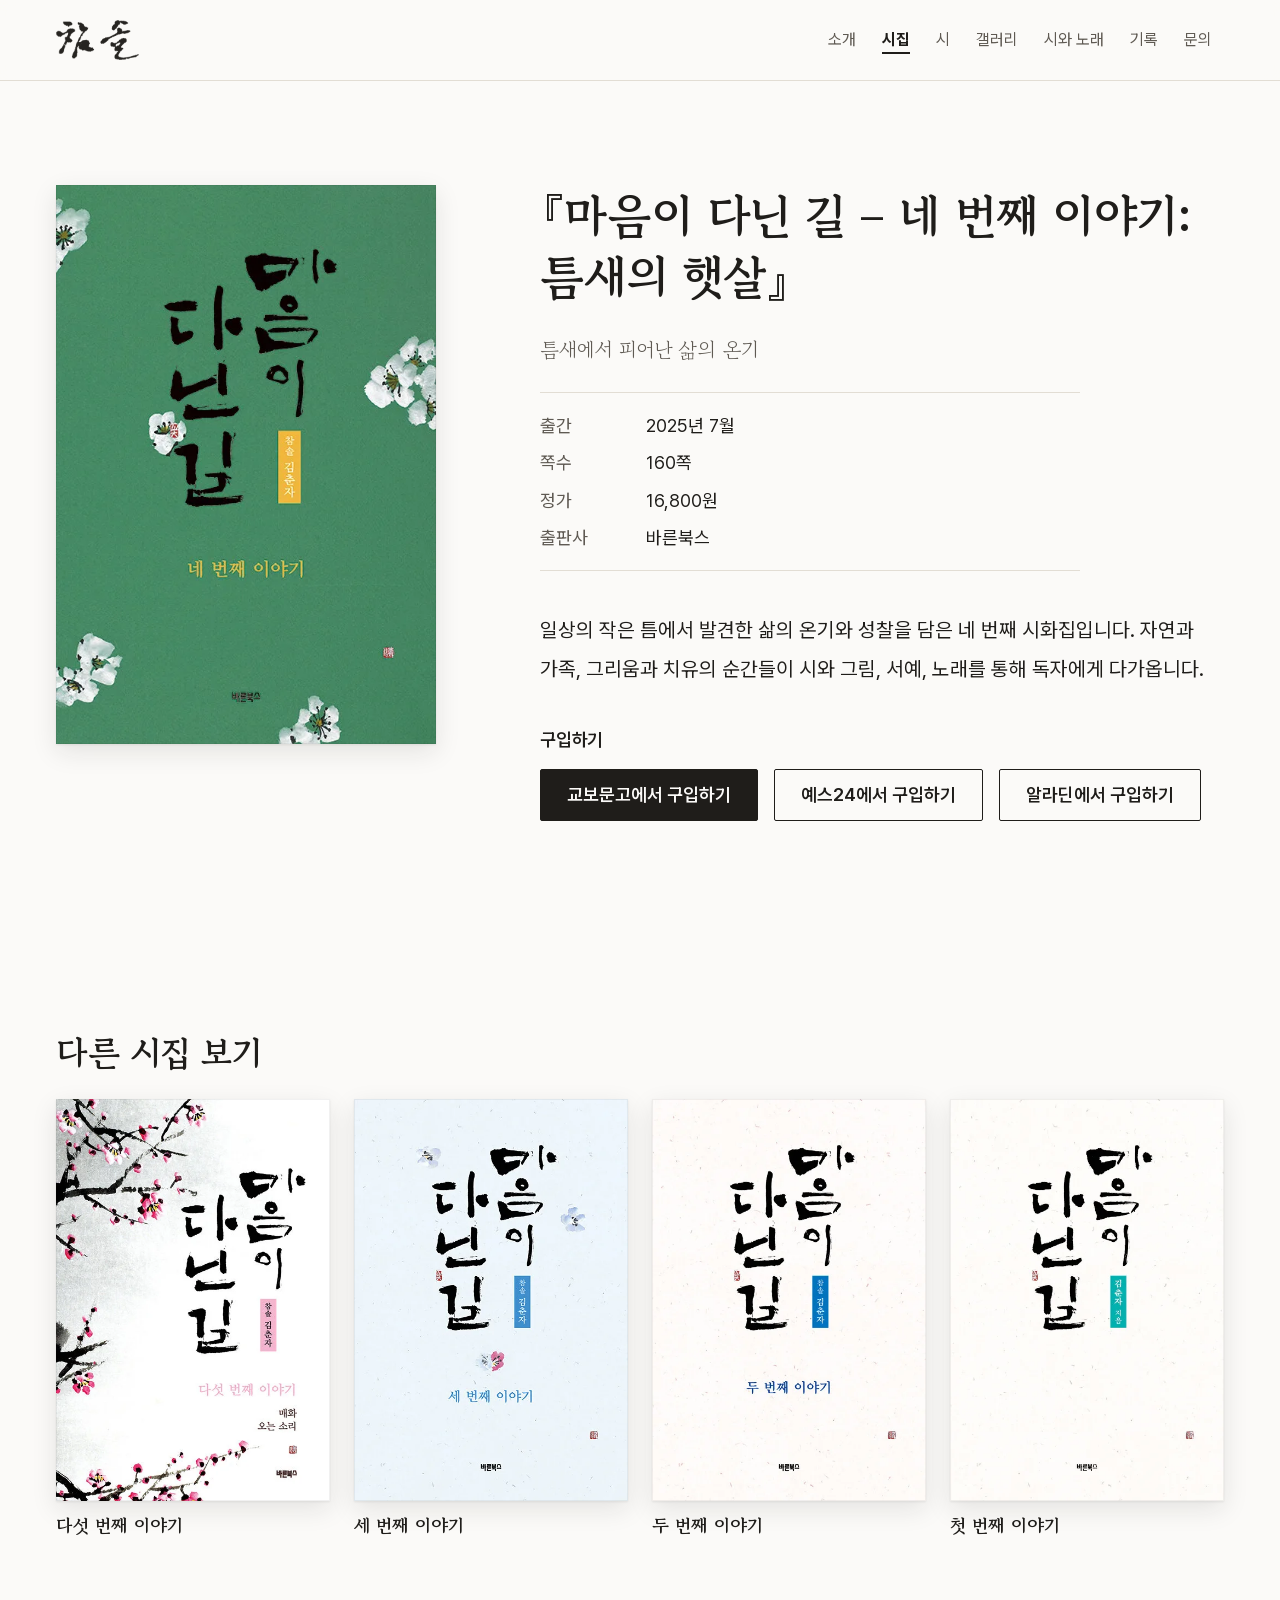
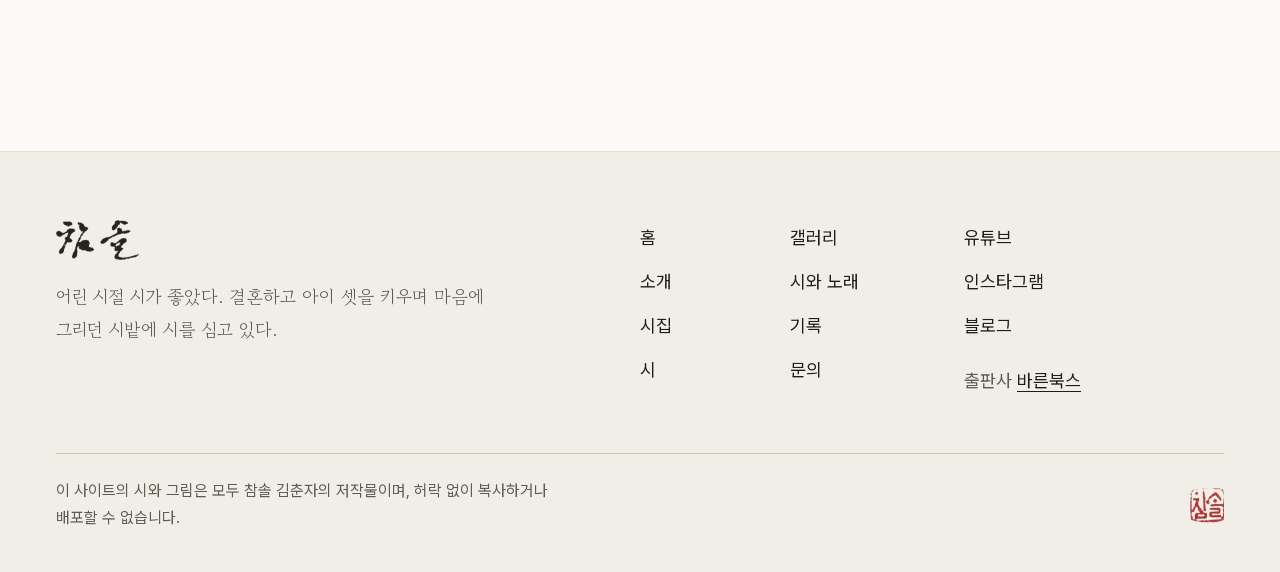
<file: books/maeum-4/index.html>
<!DOCTYPE html><html lang="ko"><head><meta charset="utf-8"><meta name="viewport" content="width=device-width, initial-scale=1"><title>『마음이 다닌 길 – 네 번째 이야기: 틈새의 햇살』 – 참솔 김춘자</title><meta name="description" content="일상의 작은 틈에서 발견한 삶의 온기와 성찰을 담은 네 번째 시화집입니다. 자연과 가족, 그리움과 치유의 순간들이 시와 그림, 서예, 노래를 통해 독자에게 다가옵니다."><link rel="icon" href="/img/brand/seal-32.png" sizes="32x32" type="image/png"><link rel="icon" href="/img/brand/seal-512.png" sizes="512x512" type="image/png"><link rel="apple-touch-icon" href="/img/brand/seal-180.png"><meta property="og:type" content="website"><meta property="og:site_name" content="참솔 김춘자"><meta property="og:title" content="『마음이 다닌 길 – 네 번째 이야기: 틈새의 햇살』 – 참솔 김춘자"><meta property="og:description" content="일상의 작은 틈에서 발견한 삶의 온기와 성찰을 담은 네 번째 시화집입니다. 자연과 가족, 그리움과 치유의 순간들이 시와 그림, 서예, 노래를 통해 독자에게 다가옵니다."><meta property="og:image" content="https://choonja27.github.io/img/brand/og.jpg"><meta property="og:image:width" content="1200"><meta property="og:image:height" content="630"><meta name="twitter:card" content="summary_large_image"><link rel="stylesheet" href="/fonts/fonts.css"><script type="application/ld+json">{"@context":"https://schema.org","@type":"Book","name":"마음이 다닌 길 – 네 번째 이야기: 틈새의 햇살","author":{"@type":"Person","name":"김춘자","alternateName":"참솔"},"publisher":{"@type":"Organization","name":"바른북스"},"numberOfPages":160,"datePublished":"2025-07","offers":{"@type":"Offer","price":16800,"priceCurrency":"KRW"}}</script><link rel="stylesheet" href="/_astro/lightbox.Dmik7Plr.css"><link rel="stylesheet" href="/_astro/BaseLayout.Sk-ldmYv.css"><style>img[data-astro-cid-ageowr5r]{width:100%;height:auto}.cover--empty[data-astro-cid-ageowr5r]{aspect-ratio:600/882;background:var(--c-wall)}
.book[data-astro-cid-htmgan3m]{gap:var(--s-5);display:grid}.book__cover[data-astro-cid-htmgan3m]{max-width:320px}@media (width>=900px){.book[data-astro-cid-htmgan3m]{gap:var(--s-7);grid-template-columns:380px 1fr;align-items:start}.book__cover[data-astro-cid-htmgan3m]{top:calc(var(--header-h) + var(--s-5));max-width:none;position:sticky}}.book[data-astro-cid-htmgan3m] .tag[data-astro-cid-htmgan3m]{margin:0 0 var(--s-2)}.book__title[data-astro-cid-htmgan3m]{font-size:var(--fs-h1)}.book__subtitle[data-astro-cid-htmgan3m]{font-family:var(--f-serif);font-size:var(--fs-lead);color:var(--c-ink-light)}.book__facts[data-astro-cid-htmgan3m]{gap:var(--s-1) var(--s-3);margin:var(--s-4) 0 var(--s-5);padding-block:var(--s-3);border-block:1px solid var(--c-line);grid-template-columns:5em 1fr;max-width:30em;display:grid}.book__facts[data-astro-cid-htmgan3m] dt[data-astro-cid-htmgan3m]{color:var(--c-ink-light)}.book__facts[data-astro-cid-htmgan3m] dd[data-astro-cid-htmgan3m]{margin:0}.book__desc[data-astro-cid-htmgan3m]{font-size:var(--fs-lead);margin-bottom:var(--s-5);line-height:1.9}.book__buy-title[data-astro-cid-htmgan3m]{font-family:var(--f-sans);margin-bottom:var(--s-3);font-size:1rem;font-weight:600}.inbook[data-astro-cid-htmgan3m]{background:var(--c-wall);overflow:hidden}.inbook__row[data-astro-cid-htmgan3m]{width:100%;max-width:100%;padding:0 0 var(--s-3);gap:var(--s-5);align-items:flex-end;margin:0;list-style:none;display:flex;overflow-x:auto}.inbook__row[data-astro-cid-htmgan3m] li[data-astro-cid-htmgan3m]{flex:none}.inbook__row[data-astro-cid-htmgan3m] img{width:auto;max-width:none;height:clamp(240px,50vw,360px)}.others[data-astro-cid-htmgan3m]{gap:var(--s-4);grid-template-columns:repeat(2,1fr);margin:0;padding:0;list-style:none;display:grid}@media (width>=700px){.others[data-astro-cid-htmgan3m]{grid-template-columns:repeat(4,1fr)}}.others__link[data-astro-cid-htmgan3m]{color:var(--c-ink);font-family:var(--f-serif);font-weight:700;text-decoration:none;display:block}.others__link[data-astro-cid-htmgan3m]:visited{color:var(--c-ink)}.others__link[data-astro-cid-htmgan3m] span[data-astro-cid-htmgan3m]{margin-top:var(--s-2);display:block}.others__link[data-astro-cid-htmgan3m]:hover span[data-astro-cid-htmgan3m]{text-decoration:underline}
</style></head><body><a class="skip-link" href="#main">본문으로 건너뛰기</a><header class="site-header site-header--default" data-astro-cid-nen7h5rs><div class="container site-header__inner" data-astro-cid-nen7h5rs><a href="/" class="site-header__logo" aria-label="홈으로 가기" data-astro-cid-nen7h5rs><img src="/img/brand/logo-horizontal.png" alt="참솔 김춘자" width="249" height="120" data-astro-cid-nen7h5rs></a><nav class="site-nav" aria-label="주 메뉴" data-astro-cid-nen7h5rs><button type="button" class="site-nav__toggle" aria-expanded="false" aria-controls="site-nav-list" data-open-label="메뉴" data-close-label="닫기" data-astro-cid-nen7h5rs>메뉴</button><ul id="site-nav-list" class="site-nav__list" data-astro-cid-nen7h5rs><li data-astro-cid-nen7h5rs><a href="/about" data-astro-cid-nen7h5rs>소개</a></li><li data-astro-cid-nen7h5rs><a href="/books" aria-current="page" data-astro-cid-nen7h5rs>시집</a></li><li data-astro-cid-nen7h5rs><a href="/poems" data-astro-cid-nen7h5rs>시</a></li><li data-astro-cid-nen7h5rs><a href="/gallery" data-astro-cid-nen7h5rs>갤러리</a></li><li data-astro-cid-nen7h5rs><a href="/songs" data-astro-cid-nen7h5rs>시와 노래</a></li><li data-astro-cid-nen7h5rs><a href="/journal" data-astro-cid-nen7h5rs>기록</a></li><li data-astro-cid-nen7h5rs><a href="/contact" data-astro-cid-nen7h5rs>문의</a></li></ul></nav></div></header><script type="module">var e=document.querySelector(`.site-nav__toggle`),t=document.querySelector(`.site-header`);if(e&&t){let n=n=>{e.setAttribute(`aria-expanded`,String(n)),e.textContent=n?e.dataset.closeLabel:e.dataset.openLabel,t.classList.toggle(`is-menu-open`,n),document.body.classList.toggle(`no-scroll`,n)};e.addEventListener(`click`,()=>n(e.getAttribute(`aria-expanded`)!==`true`)),document.addEventListener(`keydown`,t=>{t.key===`Escape`&&e.getAttribute(`aria-expanded`)===`true`&&(n(!1),e.focus())}),matchMedia(`(min-width: 1100px)`).addEventListener(`change`,e=>{e.matches&&n(!1)})}</script><main id="main" tabindex="-1"><article class="section container book" data-astro-cid-htmgan3m><div class="book__cover" data-astro-cid-htmgan3m><picture data-astro-cid-ageowr5r><source type="image/webp" srcset="/img/covers/maeum-4.webp 600w" sizes="(min-width: 900px) 380px, 80vw" data-astro-cid-ageowr5r><img src="/img/covers/maeum-4.jpg" alt="『마음이 다닌 길 – 네 번째 이야기: 틈새의 햇살』 표지" width="600" height="882" class="cover" loading="eager" decoding="async" data-astro-cid-ageowr5r></picture></div><div class="book__info" data-astro-cid-htmgan3m><h1 class="book__title" data-astro-cid-htmgan3m>『마음이 다닌 길 – 네 번째 이야기: 틈새의 햇살』</h1><p class="book__subtitle" data-astro-cid-htmgan3m>틈새에서 피어난 삶의 온기</p><dl class="book__facts" data-astro-cid-htmgan3m><dt data-astro-cid-htmgan3m>출간</dt><dd data-astro-cid-htmgan3m>2025년 7월</dd><dt data-astro-cid-htmgan3m>쪽수</dt><dd data-astro-cid-htmgan3m>160쪽</dd><dt data-astro-cid-htmgan3m>정가</dt><dd data-astro-cid-htmgan3m>16,800원</dd><dt data-astro-cid-htmgan3m>출판사</dt><dd data-astro-cid-htmgan3m>바른북스</dd></dl><p class="book__desc" data-astro-cid-htmgan3m>일상의 작은 틈에서 발견한 삶의 온기와 성찰을 담은 네 번째 시화집입니다. 자연과 가족, 그리움과 치유의 순간들이 시와 그림, 서예, 노래를 통해 독자에게 다가옵니다.</p><h2 class="book__buy-title" data-astro-cid-htmgan3m>구입하기</h2><div class="btn-row" data-astro-cid-htmgan3m><a href="https://product.kyobobook.co.kr/detail/S000216960983" class="btn btn-primary" target="_blank" rel="noopener" data-astro-cid-htmgan3m="true">교보문고에서 구입하기<span class="sr-only"> (새 창)</span></a><a href="https://www.yes24.com/product/goods/148384285" class="btn btn-secondary" target="_blank" rel="noopener" data-astro-cid-htmgan3m="true">예스24에서 구입하기<span class="sr-only"> (새 창)</span></a><a href="https://www.aladin.co.kr/shop/wproduct.aspx?ItemId=367055886" class="btn btn-secondary" target="_blank" rel="noopener" data-astro-cid-htmgan3m="true">알라딘에서 구입하기<span class="sr-only"> (새 창)</span></a></div></div></article><section class="section container" aria-labelledby="others-title" data-astro-cid-htmgan3m><h2 id="others-title" data-astro-cid-htmgan3m>다른 시집 보기</h2><ul class="others" role="list" data-astro-cid-htmgan3m><li data-astro-cid-htmgan3m><a href="/books/maeum-5" class="others__link" data-astro-cid-htmgan3m><picture data-astro-cid-ageowr5r><source type="image/webp" srcset="/img/covers/maeum-5.webp 600w" sizes="160px" data-astro-cid-ageowr5r><img src="/img/covers/maeum-5.jpg" alt="『마음이 다닌 길 – 다섯 번째 이야기: 매화 오는 소리』 표지" width="600" height="882" class="cover" loading="lazy" decoding="async" data-astro-cid-ageowr5r></picture><span data-astro-cid-htmgan3m>다섯 번째 이야기</span></a></li><li data-astro-cid-htmgan3m><a href="/books/maeum-3" class="others__link" data-astro-cid-htmgan3m><picture data-astro-cid-ageowr5r><source type="image/webp" srcset="/img/covers/maeum-3.webp 600w" sizes="160px" data-astro-cid-ageowr5r><img src="/img/covers/maeum-3.jpg" alt="『마음이 다닌 길 – 세 번째 이야기』 표지" width="600" height="882" class="cover" loading="lazy" decoding="async" data-astro-cid-ageowr5r></picture><span data-astro-cid-htmgan3m>세 번째 이야기</span></a></li><li data-astro-cid-htmgan3m><a href="/books/maeum-2" class="others__link" data-astro-cid-htmgan3m><picture data-astro-cid-ageowr5r><source type="image/webp" srcset="/img/covers/maeum-2.webp 600w" sizes="160px" data-astro-cid-ageowr5r><img src="/img/covers/maeum-2.jpg" alt="『마음이 다닌 길 – 두 번째 이야기』 표지" width="600" height="882" class="cover" loading="lazy" decoding="async" data-astro-cid-ageowr5r></picture><span data-astro-cid-htmgan3m>두 번째 이야기</span></a></li><li data-astro-cid-htmgan3m><a href="/books/maeum-1" class="others__link" data-astro-cid-htmgan3m><picture data-astro-cid-ageowr5r><source type="image/webp" srcset="/img/covers/maeum-1.webp 600w" sizes="160px" data-astro-cid-ageowr5r><img src="/img/covers/maeum-1.jpg" alt="『마음이 다닌 길』 표지" width="600" height="882" class="cover" loading="lazy" decoding="async" data-astro-cid-ageowr5r></picture><span data-astro-cid-htmgan3m>첫 번째 이야기</span></a></li></ul></section></main><footer class="site-footer" data-astro-cid-jo6i4kqk><div class="container site-footer__inner" data-astro-cid-jo6i4kqk><div class="site-footer__intro" data-astro-cid-jo6i4kqk><a href="/" class="site-footer__logo" aria-label="홈으로 가기" data-astro-cid-jo6i4kqk><img src="/img/brand/logo-horizontal.png" alt="참솔 김춘자" width="249" height="120" loading="lazy" data-astro-cid-jo6i4kqk></a><p data-astro-cid-jo6i4kqk>어린 시절 시가 좋았다. 결혼하고 아이 셋을 키우며 마음에 그리던 시밭에 시를 심고 있다.</p></div><nav aria-label="사이트 메뉴" data-astro-cid-jo6i4kqk><ul class="site-footer__list" data-astro-cid-jo6i4kqk><li data-astro-cid-jo6i4kqk><a href="/" data-astro-cid-jo6i4kqk>홈</a></li><li data-astro-cid-jo6i4kqk><a href="/about" data-astro-cid-jo6i4kqk>소개</a></li><li data-astro-cid-jo6i4kqk><a href="/books" data-astro-cid-jo6i4kqk>시집</a></li><li data-astro-cid-jo6i4kqk><a href="/poems" data-astro-cid-jo6i4kqk>시</a></li><li data-astro-cid-jo6i4kqk><a href="/gallery" data-astro-cid-jo6i4kqk>갤러리</a></li><li data-astro-cid-jo6i4kqk><a href="/songs" data-astro-cid-jo6i4kqk>시와 노래</a></li><li data-astro-cid-jo6i4kqk><a href="/journal" data-astro-cid-jo6i4kqk>기록</a></li><li data-astro-cid-jo6i4kqk><a href="/contact" data-astro-cid-jo6i4kqk>문의</a></li></ul></nav><div class="site-footer__links" data-astro-cid-jo6i4kqk><ul class="site-footer__list" aria-label="SNS" data-astro-cid-jo6i4kqk><li data-astro-cid-jo6i4kqk><a href="https://www.youtube.com/@%EA%B9%80%EC%B6%98%EC%9E%90-q7f" target="_blank" rel="noopener" data-astro-cid-jo6i4kqk="true">유튜브<span class="sr-only"> (새 창)</span></a></li><li data-astro-cid-jo6i4kqk><a href="https://www.instagram.com/artchoonja/" target="_blank" rel="noopener" data-astro-cid-jo6i4kqk="true">인스타그램<span class="sr-only"> (새 창)</span></a></li><li data-astro-cid-jo6i4kqk><a href="https://blog.naver.com/choonja27" target="_blank" rel="noopener" data-astro-cid-jo6i4kqk="true">블로그<span class="sr-only"> (새 창)</span></a></li></ul><p class="site-footer__publisher" data-astro-cid-jo6i4kqk>출판사 <a href="https://barunbooks.com" target="_blank" rel="noopener" data-astro-cid-jo6i4kqk="true">바른북스<span class="sr-only"> (새 창)</span></a></p></div></div><div class="container" data-astro-cid-jo6i4kqk><div class="site-footer__bottom" data-astro-cid-jo6i4kqk><p class="text-small" data-astro-cid-jo6i4kqk>이 사이트의 시와 그림은 모두 참솔 김춘자의 저작물이며, 허락 없이 복사하거나 배포할 수 없습니다.</p><img src="/img/brand/seal.webp" alt="참솔 김춘자의 붉은 낙관" width="40" height="40" class="site-footer__seal" loading="lazy" data-astro-cid-jo6i4kqk></div></div></footer></body></html><script type="module" src="/_astro/_slug_.astro_astro_type_script_index_0_lang.Poxf5VGZ.js"></script>
</file>
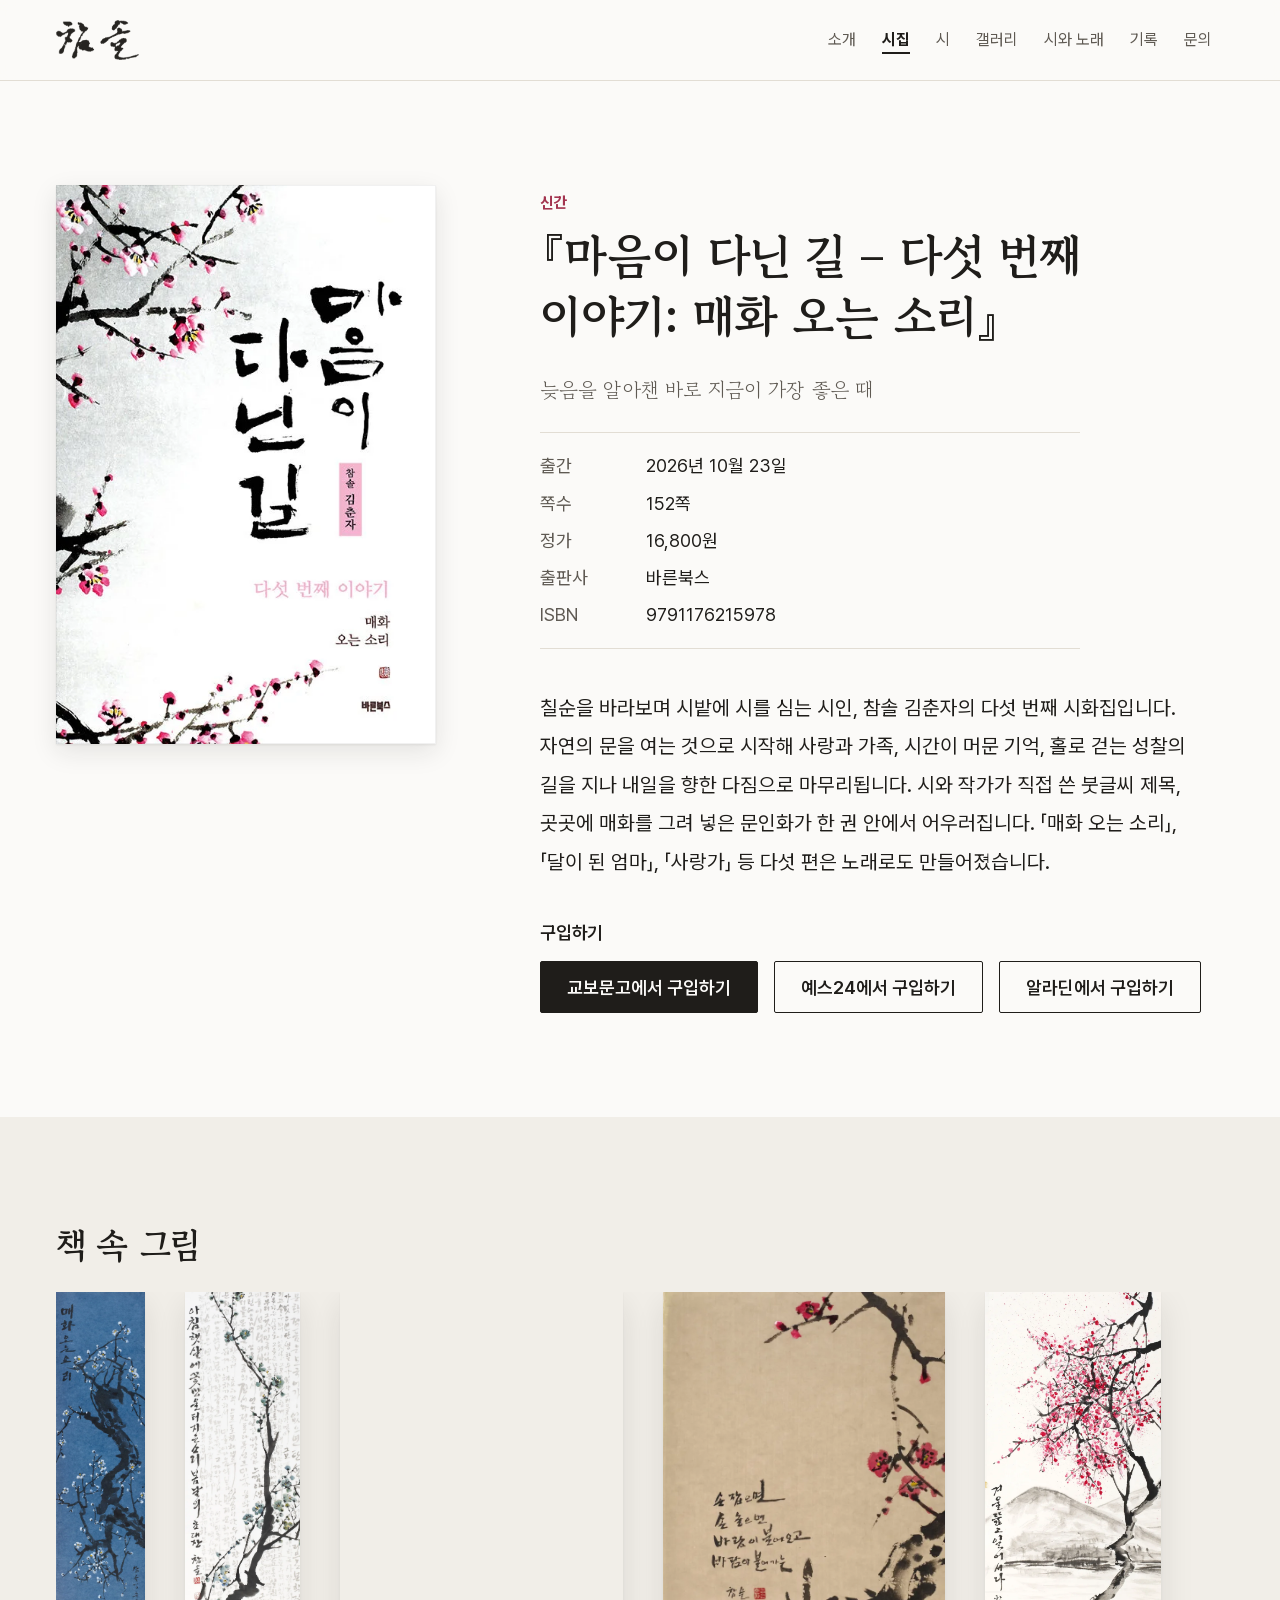
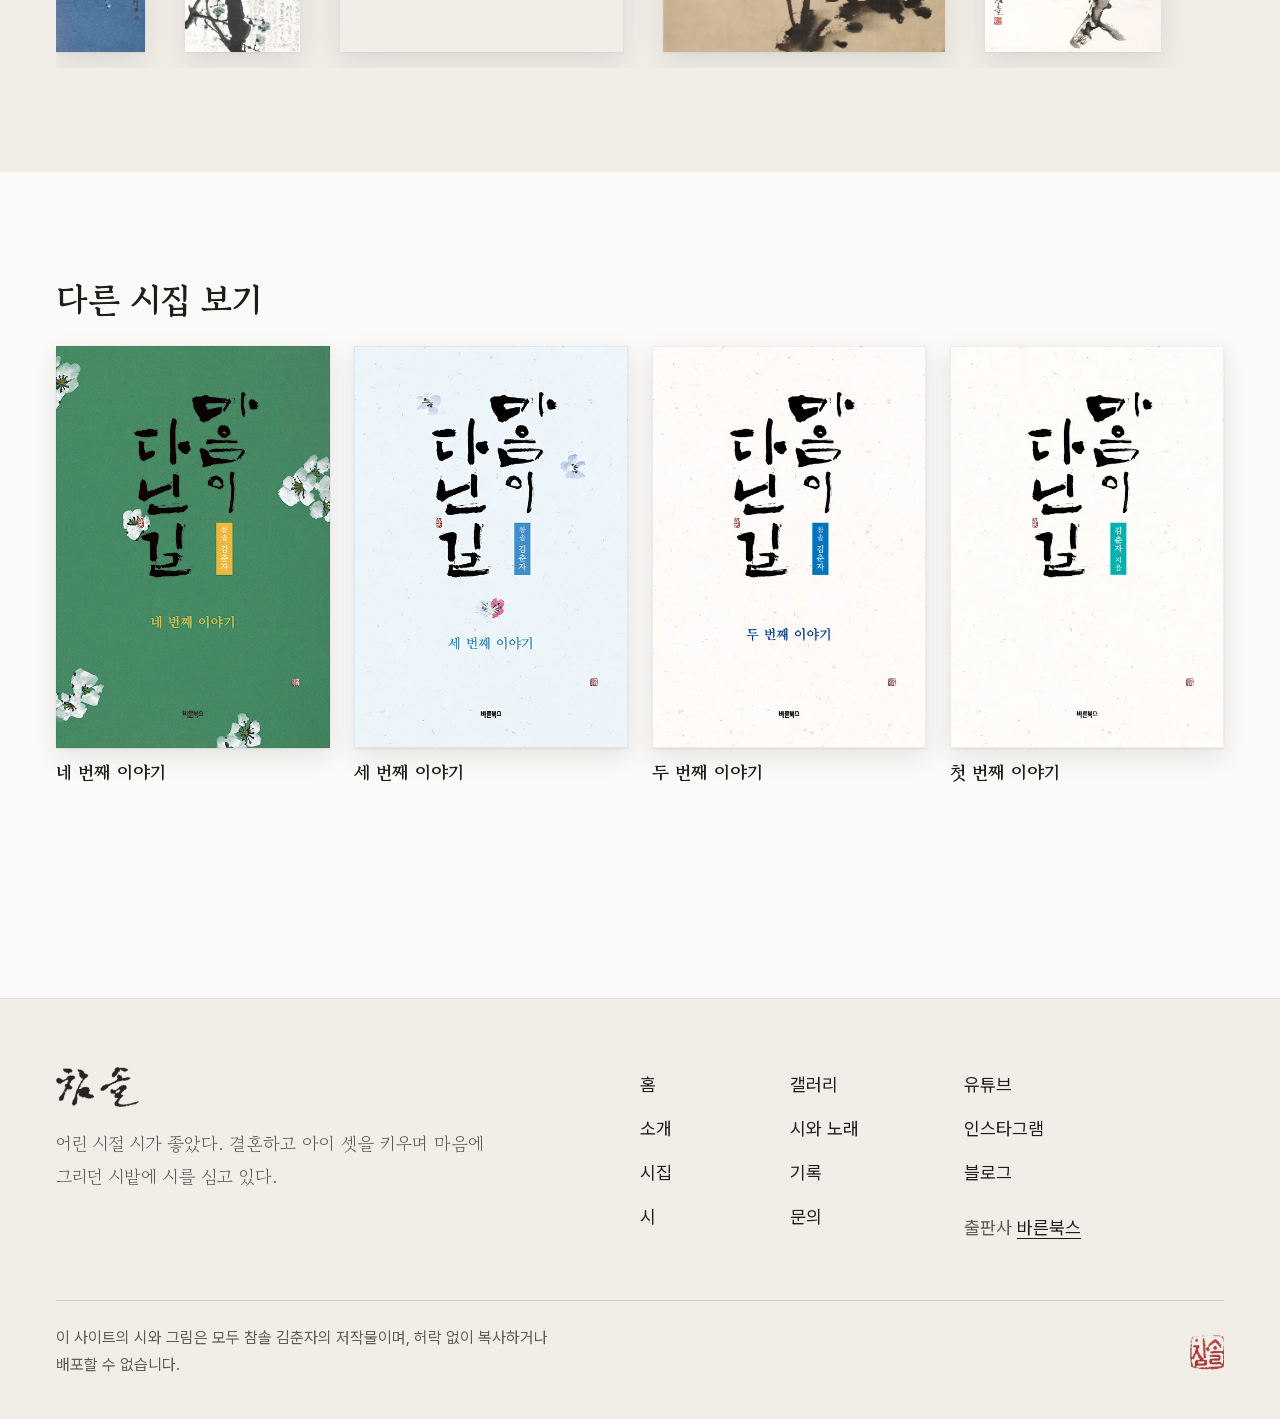
<file: books/maeum-5/index.html>
<!DOCTYPE html><html lang="ko"><head><meta charset="utf-8"><meta name="viewport" content="width=device-width, initial-scale=1"><title>『마음이 다닌 길 – 다섯 번째 이야기: 매화 오는 소리』 – 참솔 김춘자</title><meta name="description" content="칠순을 바라보며 시밭에 시를 심는 시인, 참솔 김춘자의 다섯 번째 시화집입니다. 자연의 문을 여는 것으로 시작해 사랑과 가족, 시간이 머문 기억, 홀로 걷는 성찰의 길을 지나 내일을 향한 다짐으로 마무리됩니다. 시와 작가가 직접 쓴 붓글씨 제목, 곳곳에 매화를 그려 넣은 문인화가 한 권 안에서 어우러집니다. 「매화 오는 소리」, 「달이 된 엄마」, 「사랑가」 등 다섯 편은 노래로도 만들어졌습니다."><link rel="icon" href="/img/brand/seal-32.png" sizes="32x32" type="image/png"><link rel="icon" href="/img/brand/seal-512.png" sizes="512x512" type="image/png"><link rel="apple-touch-icon" href="/img/brand/seal-180.png"><meta property="og:type" content="website"><meta property="og:site_name" content="참솔 김춘자"><meta property="og:title" content="『마음이 다닌 길 – 다섯 번째 이야기: 매화 오는 소리』 – 참솔 김춘자"><meta property="og:description" content="칠순을 바라보며 시밭에 시를 심는 시인, 참솔 김춘자의 다섯 번째 시화집입니다. 자연의 문을 여는 것으로 시작해 사랑과 가족, 시간이 머문 기억, 홀로 걷는 성찰의 길을 지나 내일을 향한 다짐으로 마무리됩니다. 시와 작가가 직접 쓴 붓글씨 제목, 곳곳에 매화를 그려 넣은 문인화가 한 권 안에서 어우러집니다. 「매화 오는 소리」, 「달이 된 엄마」, 「사랑가」 등 다섯 편은 노래로도 만들어졌습니다."><meta property="og:image" content="https://choonja27.github.io/img/brand/og.jpg"><meta property="og:image:width" content="1200"><meta property="og:image:height" content="630"><meta name="twitter:card" content="summary_large_image"><link rel="stylesheet" href="/fonts/fonts.css"><script type="application/ld+json">{"@context":"https://schema.org","@type":"Book","name":"마음이 다닌 길 – 다섯 번째 이야기: 매화 오는 소리","author":{"@type":"Person","name":"김춘자","alternateName":"참솔"},"publisher":{"@type":"Organization","name":"바른북스"},"numberOfPages":152,"isbn":"9791176215978","datePublished":"2026-10-23","offers":{"@type":"Offer","price":16800,"priceCurrency":"KRW"}}</script><link rel="stylesheet" href="/_astro/lightbox.Dmik7Plr.css"><link rel="stylesheet" href="/_astro/BaseLayout.Sk-ldmYv.css"><style>img[data-astro-cid-ageowr5r]{width:100%;height:auto}.cover--empty[data-astro-cid-ageowr5r]{aspect-ratio:600/882;background:var(--c-wall)}
.book[data-astro-cid-htmgan3m]{gap:var(--s-5);display:grid}.book__cover[data-astro-cid-htmgan3m]{max-width:320px}@media (width>=900px){.book[data-astro-cid-htmgan3m]{gap:var(--s-7);grid-template-columns:380px 1fr;align-items:start}.book__cover[data-astro-cid-htmgan3m]{top:calc(var(--header-h) + var(--s-5));max-width:none;position:sticky}}.book[data-astro-cid-htmgan3m] .tag[data-astro-cid-htmgan3m]{margin:0 0 var(--s-2)}.book__title[data-astro-cid-htmgan3m]{font-size:var(--fs-h1)}.book__subtitle[data-astro-cid-htmgan3m]{font-family:var(--f-serif);font-size:var(--fs-lead);color:var(--c-ink-light)}.book__facts[data-astro-cid-htmgan3m]{gap:var(--s-1) var(--s-3);margin:var(--s-4) 0 var(--s-5);padding-block:var(--s-3);border-block:1px solid var(--c-line);grid-template-columns:5em 1fr;max-width:30em;display:grid}.book__facts[data-astro-cid-htmgan3m] dt[data-astro-cid-htmgan3m]{color:var(--c-ink-light)}.book__facts[data-astro-cid-htmgan3m] dd[data-astro-cid-htmgan3m]{margin:0}.book__desc[data-astro-cid-htmgan3m]{font-size:var(--fs-lead);margin-bottom:var(--s-5);line-height:1.9}.book__buy-title[data-astro-cid-htmgan3m]{font-family:var(--f-sans);margin-bottom:var(--s-3);font-size:1rem;font-weight:600}.inbook[data-astro-cid-htmgan3m]{background:var(--c-wall);overflow:hidden}.inbook__row[data-astro-cid-htmgan3m]{width:100%;max-width:100%;padding:0 0 var(--s-3);gap:var(--s-5);align-items:flex-end;margin:0;list-style:none;display:flex;overflow-x:auto}.inbook__row[data-astro-cid-htmgan3m] li[data-astro-cid-htmgan3m]{flex:none}.inbook__row[data-astro-cid-htmgan3m] img{width:auto;max-width:none;height:clamp(240px,50vw,360px)}.others[data-astro-cid-htmgan3m]{gap:var(--s-4);grid-template-columns:repeat(2,1fr);margin:0;padding:0;list-style:none;display:grid}@media (width>=700px){.others[data-astro-cid-htmgan3m]{grid-template-columns:repeat(4,1fr)}}.others__link[data-astro-cid-htmgan3m]{color:var(--c-ink);font-family:var(--f-serif);font-weight:700;text-decoration:none;display:block}.others__link[data-astro-cid-htmgan3m]:visited{color:var(--c-ink)}.others__link[data-astro-cid-htmgan3m] span[data-astro-cid-htmgan3m]{margin-top:var(--s-2);display:block}.others__link[data-astro-cid-htmgan3m]:hover span[data-astro-cid-htmgan3m]{text-decoration:underline}
</style></head><body><a class="skip-link" href="#main">본문으로 건너뛰기</a><header class="site-header site-header--default" data-astro-cid-nen7h5rs><div class="container site-header__inner" data-astro-cid-nen7h5rs><a href="/" class="site-header__logo" aria-label="홈으로 가기" data-astro-cid-nen7h5rs><img src="/img/brand/logo-horizontal.png" alt="참솔 김춘자" width="249" height="120" data-astro-cid-nen7h5rs></a><nav class="site-nav" aria-label="주 메뉴" data-astro-cid-nen7h5rs><button type="button" class="site-nav__toggle" aria-expanded="false" aria-controls="site-nav-list" data-open-label="메뉴" data-close-label="닫기" data-astro-cid-nen7h5rs>메뉴</button><ul id="site-nav-list" class="site-nav__list" data-astro-cid-nen7h5rs><li data-astro-cid-nen7h5rs><a href="/about" data-astro-cid-nen7h5rs>소개</a></li><li data-astro-cid-nen7h5rs><a href="/books" aria-current="page" data-astro-cid-nen7h5rs>시집</a></li><li data-astro-cid-nen7h5rs><a href="/poems" data-astro-cid-nen7h5rs>시</a></li><li data-astro-cid-nen7h5rs><a href="/gallery" data-astro-cid-nen7h5rs>갤러리</a></li><li data-astro-cid-nen7h5rs><a href="/songs" data-astro-cid-nen7h5rs>시와 노래</a></li><li data-astro-cid-nen7h5rs><a href="/journal" data-astro-cid-nen7h5rs>기록</a></li><li data-astro-cid-nen7h5rs><a href="/contact" data-astro-cid-nen7h5rs>문의</a></li></ul></nav></div></header><script type="module">var e=document.querySelector(`.site-nav__toggle`),t=document.querySelector(`.site-header`);if(e&&t){let n=n=>{e.setAttribute(`aria-expanded`,String(n)),e.textContent=n?e.dataset.closeLabel:e.dataset.openLabel,t.classList.toggle(`is-menu-open`,n),document.body.classList.toggle(`no-scroll`,n)};e.addEventListener(`click`,()=>n(e.getAttribute(`aria-expanded`)!==`true`)),document.addEventListener(`keydown`,t=>{t.key===`Escape`&&e.getAttribute(`aria-expanded`)===`true`&&(n(!1),e.focus())}),matchMedia(`(min-width: 1100px)`).addEventListener(`change`,e=>{e.matches&&n(!1)})}</script><main id="main" tabindex="-1"><article class="section container book" data-astro-cid-htmgan3m><div class="book__cover" data-astro-cid-htmgan3m><picture data-astro-cid-ageowr5r><source type="image/webp" srcset="/img/covers/maeum-5.webp 600w" sizes="(min-width: 900px) 380px, 80vw" data-astro-cid-ageowr5r><img src="/img/covers/maeum-5.jpg" alt="『마음이 다닌 길 – 다섯 번째 이야기: 매화 오는 소리』 표지" width="600" height="882" class="cover" loading="eager" decoding="async" data-astro-cid-ageowr5r></picture></div><div class="book__info" data-astro-cid-htmgan3m><p class="tag tag--new" data-astro-cid-htmgan3m>신간</p><h1 class="book__title" data-astro-cid-htmgan3m>『마음이 다닌 길 – 다섯 번째 이야기: 매화 오는 소리』</h1><p class="book__subtitle" data-astro-cid-htmgan3m>늦음을 알아챈 바로 지금이 가장 좋은 때</p><dl class="book__facts" data-astro-cid-htmgan3m><dt data-astro-cid-htmgan3m>출간</dt><dd data-astro-cid-htmgan3m>2026년 10월 23일</dd><dt data-astro-cid-htmgan3m>쪽수</dt><dd data-astro-cid-htmgan3m>152쪽</dd><dt data-astro-cid-htmgan3m>정가</dt><dd data-astro-cid-htmgan3m>16,800원</dd><dt data-astro-cid-htmgan3m>출판사</dt><dd data-astro-cid-htmgan3m>바른북스</dd><dt data-astro-cid-htmgan3m>ISBN</dt><dd data-astro-cid-htmgan3m>9791176215978</dd></dl><p class="book__desc" data-astro-cid-htmgan3m>칠순을 바라보며 시밭에 시를 심는 시인, 참솔 김춘자의 다섯 번째 시화집입니다. 자연의 문을 여는 것으로 시작해 사랑과 가족, 시간이 머문 기억, 홀로 걷는 성찰의 길을 지나 내일을 향한 다짐으로 마무리됩니다. 시와 작가가 직접 쓴 붓글씨 제목, 곳곳에 매화를 그려 넣은 문인화가 한 권 안에서 어우러집니다. 「매화 오는 소리」, 「달이 된 엄마」, 「사랑가」 등 다섯 편은 노래로도 만들어졌습니다.</p><h2 class="book__buy-title" data-astro-cid-htmgan3m>구입하기</h2><div class="btn-row" data-astro-cid-htmgan3m><a href="https://product.kyobobook.co.kr/detail/S000221744319" class="btn btn-primary" target="_blank" rel="noopener" data-astro-cid-htmgan3m="true">교보문고에서 구입하기<span class="sr-only"> (새 창)</span></a><a href="https://www.yes24.com/product/goods/199138062" class="btn btn-secondary" target="_blank" rel="noopener" data-astro-cid-htmgan3m="true">예스24에서 구입하기<span class="sr-only"> (새 창)</span></a><a href="https://www.aladin.co.kr/shop/wproduct.aspx?ItemId=404978977" class="btn btn-secondary" target="_blank" rel="noopener" data-astro-cid-htmgan3m="true">알라딘에서 구입하기<span class="sr-only"> (새 창)</span></a></div></div></article><section class="section inbook" aria-labelledby="inbook-title" data-astro-cid-htmgan3m><div class="container" data-astro-cid-htmgan3m><h2 id="inbook-title" data-astro-cid-htmgan3m>책 속 그림</h2><ul class="inbook__row" role="list" data-astro-cid-htmgan3m><li data-astro-cid-htmgan3m><a href="/img/artworks/art-24-640.webp" class="zoom" data-pswp-group="inbook" data-pswp-src="/img/artworks/art-24-640.webp" data-pswp-width="496" data-pswp-height="2000" data-pswp-info="37×144cm" data-pswp-copyright="이 사이트의 시와 그림은 모두 참솔 김춘자의 저작물이며, 허락 없이 복사하거나 배포할 수 없습니다." data-pswp-book="/books/maeum-5" data-pswp-book-label="이 작품이 실린 책: 『마음이 다닌 길 – 다섯 번째 이야기: 매화 오는 소리』" data-astro-cid-htmgan3m><picture><source type="image/webp" srcset="/img/artworks/art-24-640.webp 496w" sizes="240px"><img src="/img/artworks/art-24-1200.jpg" alt="푸른 한지 위에 흰 매화가 핀 굽은 가지를 그린 세로로 긴 작품. 왼쪽 위에 붓글씨가 있다." width="496" height="2000" class="artwork" loading="lazy" decoding="async"></picture><span class="sr-only" data-astro-cid-htmgan3m>작품 크게 보기</span></a></li><li data-astro-cid-htmgan3m><a href="/img/artworks/art-23-640.webp" class="zoom" data-pswp-group="inbook" data-pswp-src="/img/artworks/art-23-640.webp" data-pswp-width="638" data-pswp-height="2000" data-pswp-info="35×100cm" data-pswp-copyright="이 사이트의 시와 그림은 모두 참솔 김춘자의 저작물이며, 허락 없이 복사하거나 배포할 수 없습니다." data-pswp-book="/books/maeum-5" data-pswp-book-label="이 작품이 실린 책: 『마음이 다닌 길 – 다섯 번째 이야기: 매화 오는 소리』" data-astro-cid-htmgan3m><picture><source type="image/webp" srcset="/img/artworks/art-23-640.webp 638w" sizes="240px"><img src="/img/artworks/art-23-1200.jpg" alt="연한 청록빛 매화 가지를 그리고, 뒤에 흐린 먹으로 긴 글을 쓴 세로 작품." width="638" height="2000" class="artwork" loading="lazy" decoding="async"></picture><span class="sr-only" data-astro-cid-htmgan3m>작품 크게 보기</span></a></li><li data-astro-cid-htmgan3m><a href="/img/artworks/art-5-2000.webp" class="zoom" data-pswp-group="inbook" data-pswp-src="/img/artworks/art-5-2000.webp" data-pswp-width="1572" data-pswp-height="2000" data-pswp-info="40×50cm" data-pswp-copyright="이 사이트의 시와 그림은 모두 참솔 김춘자의 저작물이며, 허락 없이 복사하거나 배포할 수 없습니다." data-pswp-book="/books/maeum-5" data-pswp-book-label="이 작품이 실린 책: 『마음이 다닌 길 – 다섯 번째 이야기: 매화 오는 소리』" data-astro-cid-htmgan3m><picture><source type="image/webp" srcset="/img/artworks/art-5-640.webp 640w, /img/artworks/art-5-1200.webp 1200w, /img/artworks/art-5-2000.webp 1572w" sizes="240px"><img src="/img/artworks/art-5-1200.jpg" alt="청록빛 매화와 굵은 먹으로 그린 고목 옆에 글을 쓴 작품." width="1572" height="2000" class="artwork" loading="lazy" decoding="async"></picture><span class="sr-only" data-astro-cid-htmgan3m>작품 크게 보기</span></a></li><li data-astro-cid-htmgan3m><a href="/img/artworks/art-11-2000.webp" class="zoom" data-pswp-group="inbook" data-pswp-src="/img/artworks/art-11-2000.webp" data-pswp-width="1566" data-pswp-height="2000" data-pswp-info="35×45cm" data-pswp-copyright="이 사이트의 시와 그림은 모두 참솔 김춘자의 저작물이며, 허락 없이 복사하거나 배포할 수 없습니다." data-pswp-book="/books/maeum-5" data-pswp-book-label="이 작품이 실린 책: 『마음이 다닌 길 – 다섯 번째 이야기: 매화 오는 소리』" data-astro-cid-htmgan3m><picture><source type="image/webp" srcset="/img/artworks/art-11-640.webp 640w, /img/artworks/art-11-1200.webp 1200w, /img/artworks/art-11-2000.webp 1566w" sizes="240px"><img src="/img/artworks/art-11-1200.jpg" alt="갈색 바탕에 붉은 매화와 바위를 그리고, 왼쪽 아래에 글을 쓴 작품." width="1566" height="2000" class="artwork" loading="lazy" decoding="async"></picture><span class="sr-only" data-astro-cid-htmgan3m>작품 크게 보기</span></a></li><li data-astro-cid-htmgan3m><a href="/img/artworks/art-18-1200.webp" class="zoom" data-pswp-group="inbook" data-pswp-src="/img/artworks/art-18-1200.webp" data-pswp-width="980" data-pswp-height="2000" data-pswp-info="35×68cm" data-pswp-copyright="이 사이트의 시와 그림은 모두 참솔 김춘자의 저작물이며, 허락 없이 복사하거나 배포할 수 없습니다." data-pswp-book="/books/maeum-5" data-pswp-book-label="이 작품이 실린 책: 『마음이 다닌 길 – 다섯 번째 이야기: 매화 오는 소리』" data-astro-cid-htmgan3m><picture><source type="image/webp" srcset="/img/artworks/art-18-640.webp 640w, /img/artworks/art-18-1200.webp 980w" sizes="240px"><img src="/img/artworks/art-18-1200.jpg" alt="붉은 매화 가지 뒤로 산과 물이 펼쳐진 작품." width="980" height="2000" class="artwork" loading="lazy" decoding="async"></picture><span class="sr-only" data-astro-cid-htmgan3m>작품 크게 보기</span></a></li></ul></div></section><section class="section container" aria-labelledby="others-title" data-astro-cid-htmgan3m><h2 id="others-title" data-astro-cid-htmgan3m>다른 시집 보기</h2><ul class="others" role="list" data-astro-cid-htmgan3m><li data-astro-cid-htmgan3m><a href="/books/maeum-4" class="others__link" data-astro-cid-htmgan3m><picture data-astro-cid-ageowr5r><source type="image/webp" srcset="/img/covers/maeum-4.webp 600w" sizes="160px" data-astro-cid-ageowr5r><img src="/img/covers/maeum-4.jpg" alt="『마음이 다닌 길 – 네 번째 이야기: 틈새의 햇살』 표지" width="600" height="882" class="cover" loading="lazy" decoding="async" data-astro-cid-ageowr5r></picture><span data-astro-cid-htmgan3m>네 번째 이야기</span></a></li><li data-astro-cid-htmgan3m><a href="/books/maeum-3" class="others__link" data-astro-cid-htmgan3m><picture data-astro-cid-ageowr5r><source type="image/webp" srcset="/img/covers/maeum-3.webp 600w" sizes="160px" data-astro-cid-ageowr5r><img src="/img/covers/maeum-3.jpg" alt="『마음이 다닌 길 – 세 번째 이야기』 표지" width="600" height="882" class="cover" loading="lazy" decoding="async" data-astro-cid-ageowr5r></picture><span data-astro-cid-htmgan3m>세 번째 이야기</span></a></li><li data-astro-cid-htmgan3m><a href="/books/maeum-2" class="others__link" data-astro-cid-htmgan3m><picture data-astro-cid-ageowr5r><source type="image/webp" srcset="/img/covers/maeum-2.webp 600w" sizes="160px" data-astro-cid-ageowr5r><img src="/img/covers/maeum-2.jpg" alt="『마음이 다닌 길 – 두 번째 이야기』 표지" width="600" height="882" class="cover" loading="lazy" decoding="async" data-astro-cid-ageowr5r></picture><span data-astro-cid-htmgan3m>두 번째 이야기</span></a></li><li data-astro-cid-htmgan3m><a href="/books/maeum-1" class="others__link" data-astro-cid-htmgan3m><picture data-astro-cid-ageowr5r><source type="image/webp" srcset="/img/covers/maeum-1.webp 600w" sizes="160px" data-astro-cid-ageowr5r><img src="/img/covers/maeum-1.jpg" alt="『마음이 다닌 길』 표지" width="600" height="882" class="cover" loading="lazy" decoding="async" data-astro-cid-ageowr5r></picture><span data-astro-cid-htmgan3m>첫 번째 이야기</span></a></li></ul></section></main><footer class="site-footer" data-astro-cid-jo6i4kqk><div class="container site-footer__inner" data-astro-cid-jo6i4kqk><div class="site-footer__intro" data-astro-cid-jo6i4kqk><a href="/" class="site-footer__logo" aria-label="홈으로 가기" data-astro-cid-jo6i4kqk><img src="/img/brand/logo-horizontal.png" alt="참솔 김춘자" width="249" height="120" loading="lazy" data-astro-cid-jo6i4kqk></a><p data-astro-cid-jo6i4kqk>어린 시절 시가 좋았다. 결혼하고 아이 셋을 키우며 마음에 그리던 시밭에 시를 심고 있다.</p></div><nav aria-label="사이트 메뉴" data-astro-cid-jo6i4kqk><ul class="site-footer__list" data-astro-cid-jo6i4kqk><li data-astro-cid-jo6i4kqk><a href="/" data-astro-cid-jo6i4kqk>홈</a></li><li data-astro-cid-jo6i4kqk><a href="/about" data-astro-cid-jo6i4kqk>소개</a></li><li data-astro-cid-jo6i4kqk><a href="/books" data-astro-cid-jo6i4kqk>시집</a></li><li data-astro-cid-jo6i4kqk><a href="/poems" data-astro-cid-jo6i4kqk>시</a></li><li data-astro-cid-jo6i4kqk><a href="/gallery" data-astro-cid-jo6i4kqk>갤러리</a></li><li data-astro-cid-jo6i4kqk><a href="/songs" data-astro-cid-jo6i4kqk>시와 노래</a></li><li data-astro-cid-jo6i4kqk><a href="/journal" data-astro-cid-jo6i4kqk>기록</a></li><li data-astro-cid-jo6i4kqk><a href="/contact" data-astro-cid-jo6i4kqk>문의</a></li></ul></nav><div class="site-footer__links" data-astro-cid-jo6i4kqk><ul class="site-footer__list" aria-label="SNS" data-astro-cid-jo6i4kqk><li data-astro-cid-jo6i4kqk><a href="https://www.youtube.com/@%EA%B9%80%EC%B6%98%EC%9E%90-q7f" target="_blank" rel="noopener" data-astro-cid-jo6i4kqk="true">유튜브<span class="sr-only"> (새 창)</span></a></li><li data-astro-cid-jo6i4kqk><a href="https://www.instagram.com/artchoonja/" target="_blank" rel="noopener" data-astro-cid-jo6i4kqk="true">인스타그램<span class="sr-only"> (새 창)</span></a></li><li data-astro-cid-jo6i4kqk><a href="https://blog.naver.com/choonja27" target="_blank" rel="noopener" data-astro-cid-jo6i4kqk="true">블로그<span class="sr-only"> (새 창)</span></a></li></ul><p class="site-footer__publisher" data-astro-cid-jo6i4kqk>출판사 <a href="https://barunbooks.com" target="_blank" rel="noopener" data-astro-cid-jo6i4kqk="true">바른북스<span class="sr-only"> (새 창)</span></a></p></div></div><div class="container" data-astro-cid-jo6i4kqk><div class="site-footer__bottom" data-astro-cid-jo6i4kqk><p class="text-small" data-astro-cid-jo6i4kqk>이 사이트의 시와 그림은 모두 참솔 김춘자의 저작물이며, 허락 없이 복사하거나 배포할 수 없습니다.</p><img src="/img/brand/seal.webp" alt="참솔 김춘자의 붉은 낙관" width="40" height="40" class="site-footer__seal" loading="lazy" data-astro-cid-jo6i4kqk></div></div></footer></body></html><script type="module" src="/_astro/_slug_.astro_astro_type_script_index_0_lang.Poxf5VGZ.js"></script>
</file>
<file: fonts/fonts.css>
/*
Copyright (c) 2021 Kil Hyung-jin, with Reserved Font Name Pretendard.
https://github.com/orioncactus/pretendard

This Font Software is licensed under the SIL Open Font License, Version 1.1.
This license is copied below, and is also available with a FAQ at:
http://scripts.sil.org/OFL
*/
/* [0] */
@font-face {
	font-family: 'Pretendard Variable';
	font-style: normal;
	font-display: swap;
	font-weight: 45 920;
	src: url(/fonts/pretendard/PretendardVariable.subset.0.woff2) format('woff2-variations');
	unicode-range: U+f9ca-fa0b, U+ff03-ff05, U+ff07, U+ff0a-ff0b, U+ff0d-ff19, U+ff1b, U+ff1d, U+ff20-ff5b, U+ff5d, U+ffe0-ffe3, U+ffe5-ffe6;
}

/* [1] */
@font-face {
	font-family: 'Pretendard Variable';
	font-style: normal;
	font-display: swap;
	font-weight: 45 920;
	src: url(/fonts/pretendard/PretendardVariable.subset.1.woff2) format('woff2-variations');
	unicode-range: U+d723-d728, U+d72a-d733, U+d735-d748, U+d74a-d74f, U+d752-d753, U+d755-d757, U+d75a-d75f, U+d762-d764, U+d766-d768, U+d76a-d76b, U+d76d-d76f, U+d771-d787, U+d789-d78b, U+d78d-d78f, U+d791-d797, U+d79a, U+d79c, U+d79e-d7a3, U+f900-f909, U+f90b-f92e;
}

/* [2] */
@font-face {
	font-family: 'Pretendard Variable';
	font-style: normal;
	font-display: swap;
	font-weight: 45 920;
	src: url(/fonts/pretendard/PretendardVariable.subset.2.woff2) format('woff2-variations');
	unicode-range: U+d679-d68b, U+d68e-d69e, U+d6a0, U+d6a2-d6a7, U+d6a9-d6c3, U+d6c6-d6c7, U+d6c9-d6cb, U+d6cd-d6d3, U+d6d5-d6d6, U+d6d8-d6e3, U+d6e5-d6e7, U+d6e9-d6fb, U+d6fd-d717, U+d719-d71f, U+d721-d722;
}

/* [3] */
@font-face {
	font-family: 'Pretendard Variable';
	font-style: normal;
	font-display: swap;
	font-weight: 45 920;
	src: url(/fonts/pretendard/PretendardVariable.subset.3.woff2) format('woff2-variations');
	unicode-range: U+d5bc-d5c7, U+d5ca-d5cb, U+d5cd-d5cf, U+d5d1-d5d7, U+d5d9-d5da, U+d5dc, U+d5de-d5e3, U+d5e6-d5e7, U+d5e9-d5eb, U+d5ed-d5f6, U+d5f8, U+d5fa-d5ff, U+d602-d603, U+d605-d607, U+d609-d60f, U+d612-d613, U+d616-d61b, U+d61d-d637, U+d63a-d63b, U+d63d-d63f, U+d641-d647, U+d64a-d64c, U+d64e-d653, U+d656-d657, U+d659-d65b, U+d65d-d666, U+d668, U+d66a-d678;
}

/* [4] */
@font-face {
	font-family: 'Pretendard Variable';
	font-style: normal;
	font-display: swap;
	font-weight: 45 920;
	src: url(/fonts/pretendard/PretendardVariable.subset.4.woff2) format('woff2-variations');
	unicode-range: U+d507, U+d509-d50b, U+d50d-d513, U+d515-d53b, U+d53e-d53f, U+d541-d543, U+d545-d54c, U+d54e, U+d550, U+d552-d557, U+d55a-d55b, U+d55d-d55f, U+d561-d564, U+d566-d567, U+d56a, U+d56c, U+d56e-d573, U+d576-d577, U+d579-d583, U+d585-d586, U+d58a-d5a4, U+d5a6-d5bb;
}

/* [5] */
@font-face {
	font-family: 'Pretendard Variable';
	font-style: normal;
	font-display: swap;
	font-weight: 45 920;
	src: url(/fonts/pretendard/PretendardVariable.subset.5.woff2) format('woff2-variations');
	unicode-range: U+d464-d477, U+d47a-d47b, U+d47d-d47f, U+d481-d487, U+d489-d48a, U+d48c, U+d48e-d4e7, U+d4e9-d503, U+d505-d506;
}

/* [6] */
@font-face {
	font-family: 'Pretendard Variable';
	font-style: normal;
	font-display: swap;
	font-weight: 45 920;
	src: url(/fonts/pretendard/PretendardVariable.subset.6.woff2) format('woff2-variations');
	unicode-range: U+d3bf-d3c7, U+d3ca-d3cf, U+d3d1-d3eb, U+d3ee-d3ef, U+d3f1-d3f3, U+d3f5-d3fb, U+d3fd-d400, U+d402-d45b, U+d45d-d463;
}

/* [7] */
@font-face {
	font-family: 'Pretendard Variable';
	font-style: normal;
	font-display: swap;
	font-weight: 45 920;
	src: url(/fonts/pretendard/PretendardVariable.subset.7.woff2) format('woff2-variations');
	unicode-range: U+d2ff, U+d302-d304, U+d306-d30b, U+d30f, U+d311-d313, U+d315-d31b, U+d31e, U+d322-d324, U+d326-d327, U+d32a-d32b, U+d32d-d32f, U+d331-d337, U+d339-d33c, U+d33e-d37b, U+d37e-d37f, U+d381-d383, U+d385-d38b, U+d38e-d390, U+d392-d397, U+d39a-d39b, U+d39d-d39f, U+d3a1-d3a7, U+d3a9-d3aa, U+d3ac, U+d3ae-d3b3, U+d3b5-d3b7, U+d3b9-d3bb, U+d3bd-d3be;
}

/* [8] */
@font-face {
	font-family: 'Pretendard Variable';
	font-style: normal;
	font-display: swap;
	font-weight: 45 920;
	src: url(/fonts/pretendard/PretendardVariable.subset.8.woff2) format('woff2-variations');
	unicode-range: U+d257-d27f, U+d281-d29b, U+d29d-d29f, U+d2a1-d2ab, U+d2ad-d2b7, U+d2ba-d2bb, U+d2bd-d2bf, U+d2c1-d2c7, U+d2c9-d2ef, U+d2f2-d2f3, U+d2f5-d2f7, U+d2f9-d2fe;
}

/* [9] */
@font-face {
	font-family: 'Pretendard Variable';
	font-style: normal;
	font-display: swap;
	font-weight: 45 920;
	src: url(/fonts/pretendard/PretendardVariable.subset.9.woff2) format('woff2-variations');
	unicode-range: U+d1b4, U+d1b6-d1f3, U+d1f5-d22b, U+d22e-d22f, U+d231-d233, U+d235-d23b, U+d23d-d240, U+d242-d256;
}

/* [10] */
@font-face {
	font-family: 'Pretendard Variable';
	font-style: normal;
	font-display: swap;
	font-weight: 45 920;
	src: url(/fonts/pretendard/PretendardVariable.subset.10.woff2) format('woff2-variations');
	unicode-range: U+d105-d12f, U+d132-d133, U+d135-d137, U+d139-d13f, U+d141-d142, U+d144, U+d146-d14b, U+d14e-d14f, U+d151-d153, U+d155-d15b, U+d15e-d187, U+d189-d19f, U+d1a2-d1a3, U+d1a5-d1a7, U+d1a9-d1af, U+d1b2-d1b3;
}

/* [11] */
@font-face {
	font-family: 'Pretendard Variable';
	font-style: normal;
	font-display: swap;
	font-weight: 45 920;
	src: url(/fonts/pretendard/PretendardVariable.subset.11.woff2) format('woff2-variations');
	unicode-range: U+d04b-d04f, U+d051-d057, U+d059-d06b, U+d06d-d06f, U+d071-d073, U+d075-d07b, U+d07e-d0a3, U+d0a6-d0a7, U+d0a9-d0ab, U+d0ad-d0b3, U+d0b6, U+d0b8, U+d0ba-d0bf, U+d0c2-d0c3, U+d0c5-d0c7, U+d0c9-d0cf, U+d0d2, U+d0d6-d0db, U+d0de-d0df, U+d0e1-d0e3, U+d0e5-d0eb, U+d0ee-d0f0, U+d0f2-d104;
}

/* [12] */
@font-face {
	font-family: 'Pretendard Variable';
	font-style: normal;
	font-display: swap;
	font-weight: 45 920;
	src: url(/fonts/pretendard/PretendardVariable.subset.12.woff2) format('woff2-variations');
	unicode-range: U+cfa2-cfc3, U+cfc5-cfdf, U+cfe2-cfe3, U+cfe5-cfe7, U+cfe9-cff4, U+cff6-cffb, U+cffd-cfff, U+d001-d003, U+d005-d017, U+d019-d033, U+d036-d037, U+d039-d03b, U+d03d-d04a;
}

/* [13] */
@font-face {
	font-family: 'Pretendard Variable';
	font-style: normal;
	font-display: swap;
	font-weight: 45 920;
	src: url(/fonts/pretendard/PretendardVariable.subset.13.woff2) format('woff2-variations');
	unicode-range: U+cef0-cef3, U+cef6, U+cef9-ceff, U+cf01-cf03, U+cf05-cf07, U+cf09-cf0f, U+cf11-cf12, U+cf14-cf1b, U+cf1d-cf1f, U+cf21-cf2f, U+cf31-cf53, U+cf56-cf57, U+cf59-cf5b, U+cf5d-cf63, U+cf66, U+cf68, U+cf6a-cf6f, U+cf71-cf84, U+cf86-cf8b, U+cf8d-cfa1;
}

/* [14] */
@font-face {
	font-family: 'Pretendard Variable';
	font-style: normal;
	font-display: swap;
	font-weight: 45 920;
	src: url(/fonts/pretendard/PretendardVariable.subset.14.woff2) format('woff2-variations');
	unicode-range: U+ce3c-ce57, U+ce5a-ce5b, U+ce5d-ce5f, U+ce61-ce67, U+ce6a, U+ce6c, U+ce6e-ce73, U+ce76-ce77, U+ce79-ce7b, U+ce7d-ce83, U+ce85-ce88, U+ce8a-ce8f, U+ce91-ce93, U+ce95-ce97, U+ce99-ce9f, U+cea2, U+cea4-ceab, U+cead-cee3, U+cee6-cee7, U+cee9-ceeb, U+ceed-ceef;
}

/* [15] */
@font-face {
	font-family: 'Pretendard Variable';
	font-style: normal;
	font-display: swap;
	font-weight: 45 920;
	src: url(/fonts/pretendard/PretendardVariable.subset.15.woff2) format('woff2-variations');
	unicode-range: U+cd92-cd93, U+cd96-cd97, U+cd99-cd9b, U+cd9d-cda3, U+cda6-cda8, U+cdaa-cdaf, U+cdb1-cdc3, U+cdc5-cdcb, U+cdcd-cde7, U+cde9-ce03, U+ce05-ce1f, U+ce22-ce34, U+ce36-ce3b;
}

/* [16] */
@font-face {
	font-family: 'Pretendard Variable';
	font-style: normal;
	font-display: swap;
	font-weight: 45 920;
	src: url(/fonts/pretendard/PretendardVariable.subset.16.woff2) format('woff2-variations');
	unicode-range: U+ccef-cd07, U+cd0a-cd0b, U+cd0d-cd1a, U+cd1c, U+cd1e-cd2b, U+cd2d-cd5b, U+cd5d-cd77, U+cd79-cd91;
}

/* [17] */
@font-face {
	font-family: 'Pretendard Variable';
	font-style: normal;
	font-display: swap;
	font-weight: 45 920;
	src: url(/fonts/pretendard/PretendardVariable.subset.17.woff2) format('woff2-variations');
	unicode-range: U+cc3f-cc43, U+cc46-cc47, U+cc49-cc4b, U+cc4d-cc53, U+cc55-cc58, U+cc5a-cc5f, U+cc61-cc97, U+cc9a-cc9b, U+cc9d-cc9f, U+cca1-cca7, U+ccaa, U+ccac, U+ccae-ccb3, U+ccb6-ccb7, U+ccb9-ccbb, U+ccbd-cccf, U+ccd1-cce3, U+cce5-ccee;
}

/* [18] */
@font-face {
	font-family: 'Pretendard Variable';
	font-style: normal;
	font-display: swap;
	font-weight: 45 920;
	src: url(/fonts/pretendard/PretendardVariable.subset.18.woff2) format('woff2-variations');
	unicode-range: U+cb91-cbd3, U+cbd5-cbe3, U+cbe5-cc0b, U+cc0e-cc0f, U+cc11-cc13, U+cc15-cc1b, U+cc1d-cc20, U+cc23-cc27, U+cc2a-cc2b, U+cc2d, U+cc2f, U+cc31-cc37, U+cc3a, U+cc3c;
}

/* [19] */
@font-face {
	font-family: 'Pretendard Variable';
	font-style: normal;
	font-display: swap;
	font-weight: 45 920;
	src: url(/fonts/pretendard/PretendardVariable.subset.19.woff2) format('woff2-variations');
	unicode-range: U+caf4-cb47, U+cb4a-cb90;
}

/* [20] */
@font-face {
	font-family: 'Pretendard Variable';
	font-style: normal;
	font-display: swap;
	font-weight: 45 920;
	src: url(/fonts/pretendard/PretendardVariable.subset.20.woff2) format('woff2-variations');
	unicode-range: U+ca4a-ca4b, U+ca4e-ca4f, U+ca51-ca53, U+ca55-ca5b, U+ca5d-ca60, U+ca62-ca83, U+ca85-cabb, U+cabe-cabf, U+cac1-cac3, U+cac5-cacb, U+cacd-cad0, U+cad2, U+cad4-cad8, U+cada-caf3;
}

/* [21] */
@font-face {
	font-family: 'Pretendard Variable';
	font-style: normal;
	font-display: swap;
	font-weight: 45 920;
	src: url(/fonts/pretendard/PretendardVariable.subset.21.woff2) format('woff2-variations');
	unicode-range: U+c996-c997, U+c99a-c99c, U+c99e-c9bf, U+c9c2-c9c3, U+c9c5-c9c7, U+c9c9-c9cf, U+c9d2, U+c9d4, U+c9d7-c9d8, U+c9db, U+c9de-c9df, U+c9e1-c9e3, U+c9e5-c9e6, U+c9e8-c9eb, U+c9ee-c9f0, U+c9f2-c9f7, U+c9f9-ca0b, U+ca0d-ca28, U+ca2a-ca49;
}

/* [22] */
@font-face {
	font-family: 'Pretendard Variable';
	font-style: normal;
	font-display: swap;
	font-weight: 45 920;
	src: url(/fonts/pretendard/PretendardVariable.subset.22.woff2) format('woff2-variations');
	unicode-range: U+c8e9-c8f4, U+c8f6-c8fb, U+c8fe-c8ff, U+c901-c903, U+c905-c90b, U+c90e-c910, U+c912-c917, U+c919-c92b, U+c92d-c94f, U+c951-c953, U+c955-c96b, U+c96d-c973, U+c975-c987, U+c98a-c98b, U+c98d-c98f, U+c991-c995;
}

/* [23] */
@font-face {
	font-family: 'Pretendard Variable';
	font-style: normal;
	font-display: swap;
	font-weight: 45 920;
	src: url(/fonts/pretendard/PretendardVariable.subset.23.woff2) format('woff2-variations');
	unicode-range: U+c841-c84b, U+c84d-c86f, U+c872-c873, U+c875-c877, U+c879-c87f, U+c882-c884, U+c887-c88a, U+c88d-c8c3, U+c8c5-c8df, U+c8e1-c8e8;
}

/* [24] */
@font-face {
	font-family: 'Pretendard Variable';
	font-style: normal;
	font-display: swap;
	font-weight: 45 920;
	src: url(/fonts/pretendard/PretendardVariable.subset.24.woff2) format('woff2-variations');
	unicode-range: U+c779-c77b, U+c77e-c782, U+c786, U+c78b, U+c78d, U+c78f, U+c792-c793, U+c795, U+c797, U+c799-c79f, U+c7a2, U+c7a7-c7ab, U+c7ae-c7bb, U+c7bd-c7c0, U+c7c2-c7c7, U+c7c9-c7dc, U+c7de-c7ff, U+c802-c803, U+c805-c807, U+c809, U+c80b-c80f, U+c812, U+c814, U+c817-c81b, U+c81e-c81f, U+c821-c823, U+c825-c82e, U+c830-c837, U+c839-c83b, U+c83d-c840;
}

/* [25] */
@font-face {
	font-family: 'Pretendard Variable';
	font-style: normal;
	font-display: swap;
	font-weight: 45 920;
	src: url(/fonts/pretendard/PretendardVariable.subset.25.woff2) format('woff2-variations');
	unicode-range: U+c6bb-c6bf, U+c6c2, U+c6c4, U+c6c6-c6cb, U+c6ce-c6cf, U+c6d1-c6d3, U+c6d5-c6db, U+c6dd-c6df, U+c6e1-c6e7, U+c6e9-c6eb, U+c6ed-c6ef, U+c6f1-c6f8, U+c6fa-c703, U+c705-c707, U+c709-c70b, U+c70d-c716, U+c718, U+c71a-c71f, U+c722-c723, U+c725-c727, U+c729-c734, U+c736-c73b, U+c73e-c73f, U+c741-c743, U+c745-c74b, U+c74e-c750, U+c752-c757, U+c759-c773, U+c776-c777;
}

/* [26] */
@font-face {
	font-family: 'Pretendard Variable';
	font-style: normal;
	font-display: swap;
	font-weight: 45 920;
	src: url(/fonts/pretendard/PretendardVariable.subset.26.woff2) format('woff2-variations');
	unicode-range: U+c5f5-c5fb, U+c5fe, U+c602-c605, U+c607, U+c609-c60f, U+c611-c61a, U+c61c-c623, U+c626-c627, U+c629-c62b, U+c62d, U+c62f-c632, U+c636, U+c638, U+c63a-c63f, U+c642-c643, U+c645-c647, U+c649-c652, U+c656-c65b, U+c65d-c65f, U+c661-c663, U+c665-c677, U+c679-c67b, U+c67d-c693, U+c696-c697, U+c699-c69b, U+c69d-c6a3, U+c6a6, U+c6a8, U+c6aa-c6af, U+c6b2-c6b3, U+c6b5-c6b7, U+c6b9-c6ba;
}

/* [27] */
@font-face {
	font-family: 'Pretendard Variable';
	font-style: normal;
	font-display: swap;
	font-weight: 45 920;
	src: url(/fonts/pretendard/PretendardVariable.subset.27.woff2) format('woff2-variations');
	unicode-range: U+c517-c527, U+c52a-c52b, U+c52d-c52f, U+c531-c538, U+c53a, U+c53c, U+c53e-c543, U+c546-c547, U+c54b, U+c54d-c552, U+c556, U+c55a-c55b, U+c55d, U+c55f, U+c562-c563, U+c565-c567, U+c569-c56f, U+c572, U+c574, U+c576-c57b, U+c57e-c57f, U+c581-c583, U+c585-c586, U+c588-c58b, U+c58e, U+c590, U+c592-c596, U+c599-c5b3, U+c5b6-c5b7, U+c5ba, U+c5be-c5c3, U+c5ca-c5cb, U+c5cd, U+c5cf, U+c5d2-c5d3, U+c5d5-c5d7, U+c5d9-c5df, U+c5e1-c5e2, U+c5e4, U+c5e6-c5eb, U+c5ef, U+c5f1-c5f3;
}

/* [28] */
@font-face {
	font-family: 'Pretendard Variable';
	font-style: normal;
	font-display: swap;
	font-weight: 45 920;
	src: url(/fonts/pretendard/PretendardVariable.subset.28.woff2) format('woff2-variations');
	unicode-range: U+c475-c4ef, U+c4f2-c4f3, U+c4f5-c4f7, U+c4f9-c4ff, U+c502-c50b, U+c50d-c516;
}

/* [29] */
@font-face {
	font-family: 'Pretendard Variable';
	font-style: normal;
	font-display: swap;
	font-weight: 45 920;
	src: url(/fonts/pretendard/PretendardVariable.subset.29.woff2) format('woff2-variations');
	unicode-range: U+c3d0-c3d7, U+c3da-c3db, U+c3dd-c3de, U+c3e1-c3ec, U+c3ee-c3f3, U+c3f5-c42b, U+c42d-c463, U+c466-c474;
}

/* [30] */
@font-face {
	font-family: 'Pretendard Variable';
	font-style: normal;
	font-display: swap;
	font-weight: 45 920;
	src: url(/fonts/pretendard/PretendardVariable.subset.30.woff2) format('woff2-variations');
	unicode-range: U+c32b-c367, U+c36a-c36b, U+c36d-c36f, U+c371-c377, U+c37a-c37b, U+c37e-c383, U+c385-c387, U+c389-c3cf;
}

/* [31] */
@font-face {
	font-family: 'Pretendard Variable';
	font-style: normal;
	font-display: swap;
	font-weight: 45 920;
	src: url(/fonts/pretendard/PretendardVariable.subset.31.woff2) format('woff2-variations');
	unicode-range: U+c26a-c26b, U+c26d-c26f, U+c271-c273, U+c275-c27b, U+c27e-c287, U+c289-c28f, U+c291-c297, U+c299-c29a, U+c29c-c2a3, U+c2a5-c2a7, U+c2a9-c2ab, U+c2ad-c2b3, U+c2b6, U+c2b8, U+c2ba-c2bb, U+c2bd-c2db, U+c2de-c2df, U+c2e1-c2e2, U+c2e5-c2ea, U+c2ee, U+c2f0, U+c2f2-c2f5, U+c2f7, U+c2fa-c2fb, U+c2fd-c2ff, U+c301-c307, U+c309-c30c, U+c30e-c312, U+c315-c323, U+c325-c328, U+c32a;
}

/* [32] */
@font-face {
	font-family: 'Pretendard Variable';
	font-style: normal;
	font-display: swap;
	font-weight: 45 920;
	src: url(/fonts/pretendard/PretendardVariable.subset.32.woff2) format('woff2-variations');
	unicode-range: U+c1bc-c1c3, U+c1c5-c1df, U+c1e1-c1fb, U+c1fd-c203, U+c205-c20c, U+c20e, U+c210-c217, U+c21a-c21b, U+c21d-c21e, U+c221-c227, U+c229-c22a, U+c22c, U+c22e, U+c230, U+c233-c24f, U+c251-c257, U+c259-c269;
}

/* [33] */
@font-face {
	font-family: 'Pretendard Variable';
	font-style: normal;
	font-display: swap;
	font-weight: 45 920;
	src: url(/fonts/pretendard/PretendardVariable.subset.33.woff2) format('woff2-variations');
	unicode-range: U+c101-c11b, U+c11f, U+c121-c123, U+c125-c12b, U+c12e, U+c132-c137, U+c13a-c13b, U+c13d-c13f, U+c141-c147, U+c14a, U+c14c-c153, U+c155-c157, U+c159-c15b, U+c15d-c166, U+c169-c16f, U+c171-c177, U+c179-c18b, U+c18e-c18f, U+c191-c193, U+c195-c19b, U+c19d-c19e, U+c1a0, U+c1a2-c1a4, U+c1a6-c1bb;
}

/* [34] */
@font-face {
	font-family: 'Pretendard Variable';
	font-style: normal;
	font-display: swap;
	font-weight: 45 920;
	src: url(/fonts/pretendard/PretendardVariable.subset.34.woff2) format('woff2-variations');
	unicode-range: U+c049-c057, U+c059-c05b, U+c05d-c05f, U+c061-c067, U+c069-c08f, U+c091-c0ab, U+c0ae-c0af, U+c0b1-c0b3, U+c0b5, U+c0b7-c0bb, U+c0be, U+c0c2-c0c7, U+c0ca-c0cb, U+c0cd-c0cf, U+c0d1-c0d7, U+c0d9-c0da, U+c0dc, U+c0de-c0e3, U+c0e5-c0eb, U+c0ed-c0f3, U+c0f6, U+c0f8, U+c0fa-c0ff;
}

/* [35] */
@font-face {
	font-family: 'Pretendard Variable';
	font-style: normal;
	font-display: swap;
	font-weight: 45 920;
	src: url(/fonts/pretendard/PretendardVariable.subset.35.woff2) format('woff2-variations');
	unicode-range: U+bfa7-bfaf, U+bfb1-bfc4, U+bfc6-bfcb, U+bfce-bfcf, U+bfd1-bfd3, U+bfd5-bfdb, U+bfdd-c048;
}

/* [36] */
@font-face {
	font-family: 'Pretendard Variable';
	font-style: normal;
	font-display: swap;
	font-weight: 45 920;
	src: url(/fonts/pretendard/PretendardVariable.subset.36.woff2) format('woff2-variations');
	unicode-range: U+bf07, U+bf09-bf3f, U+bf41-bf4f, U+bf52-bf54, U+bf56-bfa6;
}

/* [37] */
@font-face {
	font-family: 'Pretendard Variable';
	font-style: normal;
	font-display: swap;
	font-weight: 45 920;
	src: url(/fonts/pretendard/PretendardVariable.subset.37.woff2) format('woff2-variations');
	unicode-range: U+be56, U+be58, U+be5c-be5f, U+be62-be63, U+be65-be67, U+be69-be74, U+be76-be7b, U+be7e-be7f, U+be81-be8e, U+be90, U+be92-bea7, U+bea9-becf, U+bed2-bed3, U+bed5-bed6, U+bed9-bee3, U+bee6-bf06;
}

/* [38] */
@font-face {
	font-family: 'Pretendard Variable';
	font-style: normal;
	font-display: swap;
	font-weight: 45 920;
	src: url(/fonts/pretendard/PretendardVariable.subset.38.woff2) format('woff2-variations');
	unicode-range: U+bdb0-bdd3, U+bdd5-bdef, U+bdf1-be0b, U+be0d-be0f, U+be11-be13, U+be15-be43, U+be46-be47, U+be49-be4b, U+be4d-be53;
}

/* [39] */
@font-face {
	font-family: 'Pretendard Variable';
	font-style: normal;
	font-display: swap;
	font-weight: 45 920;
	src: url(/fonts/pretendard/PretendardVariable.subset.39.woff2) format('woff2-variations');
	unicode-range: U+bd03, U+bd06, U+bd08, U+bd0a-bd0f, U+bd11-bd22, U+bd25-bd47, U+bd49-bd58, U+bd5a-bd7f, U+bd82-bd83, U+bd85-bd87, U+bd8a-bd8f, U+bd91-bd92, U+bd94, U+bd96-bd98, U+bd9a-bdaf;
}

/* [40] */
@font-face {
	font-family: 'Pretendard Variable';
	font-style: normal;
	font-display: swap;
	font-weight: 45 920;
	src: url(/fonts/pretendard/PretendardVariable.subset.40.woff2) format('woff2-variations');
	unicode-range: U+bc4e-bc83, U+bc86-bc87, U+bc89-bc8b, U+bc8d-bc93, U+bc96, U+bc98, U+bc9b-bc9f, U+bca2-bca3, U+bca5-bca7, U+bca9-bcb2, U+bcb4-bcbb, U+bcbe-bcbf, U+bcc1-bcc3, U+bcc5-bccc, U+bcce-bcd0, U+bcd2-bcd4, U+bcd6-bcf3, U+bcf7, U+bcf9-bcfb, U+bcfd-bd02;
}

/* [41] */
@font-face {
	font-family: 'Pretendard Variable';
	font-style: normal;
	font-display: swap;
	font-weight: 45 920;
	src: url(/fonts/pretendard/PretendardVariable.subset.41.woff2) format('woff2-variations');
	unicode-range: U+bb90-bba3, U+bba5-bbab, U+bbad-bbbf, U+bbc1-bbf7, U+bbfa-bbfb, U+bbfd-bbfe, U+bc01-bc07, U+bc09-bc0a, U+bc0e, U+bc10, U+bc12-bc13, U+bc17, U+bc19-bc1a, U+bc1e, U+bc20-bc23, U+bc26, U+bc28, U+bc2a-bc2c, U+bc2e-bc2f, U+bc32-bc33, U+bc35-bc37, U+bc39-bc3f, U+bc41-bc42, U+bc44, U+bc46-bc48, U+bc4a-bc4d;
}

/* [42] */
@font-face {
	font-family: 'Pretendard Variable';
	font-style: normal;
	font-display: swap;
	font-weight: 45 920;
	src: url(/fonts/pretendard/PretendardVariable.subset.42.woff2) format('woff2-variations');
	unicode-range: U+bae6-bafb, U+bafd-bb17, U+bb19-bb33, U+bb37, U+bb39-bb3a, U+bb3d-bb43, U+bb45-bb46, U+bb48, U+bb4a-bb4f, U+bb51-bb53, U+bb55-bb57, U+bb59-bb62, U+bb64-bb8f;
}

/* [43] */
@font-face {
	font-family: 'Pretendard Variable';
	font-style: normal;
	font-display: swap;
	font-weight: 45 920;
	src: url(/fonts/pretendard/PretendardVariable.subset.43.woff2) format('woff2-variations');
	unicode-range: U+ba30-ba37, U+ba3a-ba3b, U+ba3d-ba3f, U+ba41-ba47, U+ba49-ba4a, U+ba4c, U+ba4e-ba53, U+ba56-ba57, U+ba59-ba5b, U+ba5d-ba63, U+ba65-ba66, U+ba68-ba6f, U+ba71-ba73, U+ba75-ba77, U+ba79-ba84, U+ba86, U+ba88-baa7, U+baaa, U+baad-baaf, U+bab1-bab7, U+baba, U+babc, U+babe-bae5;
}

/* [44] */
@font-face {
	font-family: 'Pretendard Variable';
	font-style: normal;
	font-display: swap;
	font-weight: 45 920;
	src: url(/fonts/pretendard/PretendardVariable.subset.44.woff2) format('woff2-variations');
	unicode-range: U+b96e-b973, U+b976-b977, U+b979-b97b, U+b97d-b983, U+b986, U+b988, U+b98a-b98d, U+b98f-b9ab, U+b9ae-b9af, U+b9b1-b9b3, U+b9b5-b9bb, U+b9be, U+b9c0, U+b9c2-b9c7, U+b9ca-b9cb, U+b9cd, U+b9d2-b9d7, U+b9da, U+b9dc, U+b9df-b9e0, U+b9e2, U+b9e6-b9e7, U+b9e9-b9f3, U+b9f6, U+b9f8, U+b9fb-ba2f;
}

/* [45] */
@font-face {
	font-family: 'Pretendard Variable';
	font-style: normal;
	font-display: swap;
	font-weight: 45 920;
	src: url(/fonts/pretendard/PretendardVariable.subset.45.woff2) format('woff2-variations');
	unicode-range: U+b8bf-b8cb, U+b8cd-b8e0, U+b8e2-b8e7, U+b8ea-b8eb, U+b8ed-b8ef, U+b8f1-b8f7, U+b8fa, U+b8fc, U+b8fe-b903, U+b905-b917, U+b919-b91f, U+b921-b93b, U+b93d-b957, U+b95a-b95b, U+b95d-b95f, U+b961-b967, U+b969-b96c;
}

/* [46] */
@font-face {
	font-family: 'Pretendard Variable';
	font-style: normal;
	font-display: swap;
	font-weight: 45 920;
	src: url(/fonts/pretendard/PretendardVariable.subset.46.woff2) format('woff2-variations');
	unicode-range: U+b80d-b80f, U+b811-b817, U+b81a, U+b81c-b823, U+b826-b827, U+b829-b82b, U+b82d-b833, U+b836, U+b83a-b83f, U+b841-b85b, U+b85e-b85f, U+b861-b863, U+b865-b86b, U+b86e, U+b870, U+b872-b8af, U+b8b1-b8be;
}

/* [47] */
@font-face {
	font-family: 'Pretendard Variable';
	font-style: normal;
	font-display: swap;
	font-weight: 45 920;
	src: url(/fonts/pretendard/PretendardVariable.subset.47.woff2) format('woff2-variations');
	unicode-range: U+b74d-b75f, U+b761-b763, U+b765-b774, U+b776-b77b, U+b77e-b77f, U+b781-b783, U+b785-b78b, U+b78e, U+b792-b796, U+b79a-b79b, U+b79d-b7a7, U+b7aa, U+b7ae-b7b3, U+b7b6-b7c8, U+b7ca-b7eb, U+b7ee-b7ef, U+b7f1-b7f3, U+b7f5-b7fb, U+b7fe, U+b802-b806, U+b80a-b80b;
}

/* [48] */
@font-face {
	font-family: 'Pretendard Variable';
	font-style: normal;
	font-display: swap;
	font-weight: 45 920;
	src: url(/fonts/pretendard/PretendardVariable.subset.48.woff2) format('woff2-variations');
	unicode-range: U+b6a7-b6aa, U+b6ac-b6b0, U+b6b2-b6ef, U+b6f1-b727, U+b72a-b72b, U+b72d-b72e, U+b731-b737, U+b739-b73a, U+b73c-b743, U+b745-b74c;
}

/* [49] */
@font-face {
	font-family: 'Pretendard Variable';
	font-style: normal;
	font-display: swap;
	font-weight: 45 920;
	src: url(/fonts/pretendard/PretendardVariable.subset.49.woff2) format('woff2-variations');
	unicode-range: U+b605-b60f, U+b612-b617, U+b619-b624, U+b626-b69b, U+b69e-b6a3, U+b6a5-b6a6;
}

/* [50] */
@font-face {
	font-family: 'Pretendard Variable';
	font-style: normal;
	font-display: swap;
	font-weight: 45 920;
	src: url(/fonts/pretendard/PretendardVariable.subset.50.woff2) format('woff2-variations');
	unicode-range: U+b55f, U+b562-b583, U+b585-b59f, U+b5a2-b5a3, U+b5a5-b5a7, U+b5a9-b5b2, U+b5b5-b5ba, U+b5bd-b604;
}

/* [51] */
@font-face {
	font-family: 'Pretendard Variable';
	font-style: normal;
	font-display: swap;
	font-weight: 45 920;
	src: url(/fonts/pretendard/PretendardVariable.subset.51.woff2) format('woff2-variations');
	unicode-range: U+b4a5-b4b6, U+b4b8-b4bf, U+b4c1-b4c7, U+b4c9-b4db, U+b4de-b4df, U+b4e1-b4e2, U+b4e5-b4eb, U+b4ee, U+b4f0, U+b4f2-b513, U+b516-b517, U+b519-b51a, U+b51d-b523, U+b526, U+b528, U+b52b-b52f, U+b532-b533, U+b535-b537, U+b539-b53f, U+b541-b544, U+b546-b54b, U+b54d-b54f, U+b551-b55b, U+b55d-b55e;
}

/* [52] */
@font-face {
	font-family: 'Pretendard Variable';
	font-style: normal;
	font-display: swap;
	font-weight: 45 920;
	src: url(/fonts/pretendard/PretendardVariable.subset.52.woff2) format('woff2-variations');
	unicode-range: U+b3f8-b3fb, U+b3fd-b40f, U+b411-b417, U+b419-b41b, U+b41d-b41f, U+b421-b427, U+b42a-b42b, U+b42d-b44f, U+b452-b453, U+b455-b457, U+b459-b45f, U+b462-b464, U+b466-b46b, U+b46d-b47f, U+b481-b4a3;
}

/* [53] */
@font-face {
	font-family: 'Pretendard Variable';
	font-style: normal;
	font-display: swap;
	font-weight: 45 920;
	src: url(/fonts/pretendard/PretendardVariable.subset.53.woff2) format('woff2-variations');
	unicode-range: U+b342-b353, U+b356-b357, U+b359-b35b, U+b35d-b35e, U+b360-b363, U+b366, U+b368, U+b36a-b36d, U+b36f, U+b372-b373, U+b375-b377, U+b379-b37f, U+b381-b382, U+b384, U+b386-b38b, U+b38d-b3c3, U+b3c6-b3c7, U+b3c9-b3ca, U+b3cd-b3d3, U+b3d6, U+b3d8, U+b3da-b3f7;
}

/* [54] */
@font-face {
	font-family: 'Pretendard Variable';
	font-style: normal;
	font-display: swap;
	font-weight: 45 920;
	src: url(/fonts/pretendard/PretendardVariable.subset.54.woff2) format('woff2-variations');
	unicode-range: U+b27c-b283, U+b285-b28f, U+b292-b293, U+b295-b297, U+b29a-b29f, U+b2a1-b2a4, U+b2a7-b2a9, U+b2ab, U+b2ad-b2c7, U+b2ca-b2cb, U+b2cd-b2cf, U+b2d1-b2d7, U+b2da, U+b2dc, U+b2de-b2e3, U+b2e7, U+b2e9-b2ea, U+b2ef-b2f3, U+b2f6, U+b2f8, U+b2fa-b2fb, U+b2fd-b2fe, U+b302-b303, U+b305-b307, U+b309-b30f, U+b312, U+b316-b31b, U+b31d-b341;
}

/* [55] */
@font-face {
	font-family: 'Pretendard Variable';
	font-style: normal;
	font-display: swap;
	font-weight: 45 920;
	src: url(/fonts/pretendard/PretendardVariable.subset.55.woff2) format('woff2-variations');
	unicode-range: U+b1d6-b1e7, U+b1e9-b1fc, U+b1fe-b203, U+b206-b207, U+b209-b20b, U+b20d-b213, U+b216-b21f, U+b221-b257, U+b259-b273, U+b275-b27b;
}

/* [56] */
@font-face {
	font-family: 'Pretendard Variable';
	font-style: normal;
	font-display: swap;
	font-weight: 45 920;
	src: url(/fonts/pretendard/PretendardVariable.subset.56.woff2) format('woff2-variations');
	unicode-range: U+b120-b122, U+b126-b127, U+b129-b12b, U+b12d-b133, U+b136, U+b138, U+b13a-b13f, U+b142-b143, U+b145-b14f, U+b151-b153, U+b156-b157, U+b159-b177, U+b17a-b17b, U+b17d-b17f, U+b181-b187, U+b189-b18c, U+b18e-b191, U+b195-b1a7, U+b1a9-b1cb, U+b1cd-b1d5;
}

/* [57] */
@font-face {
	font-family: 'Pretendard Variable';
	font-style: normal;
	font-display: swap;
	font-weight: 45 920;
	src: url(/fonts/pretendard/PretendardVariable.subset.57.woff2) format('woff2-variations');
	unicode-range: U+b05f-b07b, U+b07e-b07f, U+b081-b083, U+b085-b08b, U+b08d-b097, U+b09b, U+b09d-b09f, U+b0a2-b0a7, U+b0aa, U+b0b0, U+b0b2, U+b0b6-b0b7, U+b0b9-b0bb, U+b0bd-b0c3, U+b0c6-b0c7, U+b0ca-b0cf, U+b0d1-b0df, U+b0e1-b0e4, U+b0e6-b107, U+b10a-b10b, U+b10d-b10f, U+b111-b112, U+b114-b117, U+b119-b11a, U+b11c-b11f;
}

/* [58] */
@font-face {
	font-family: 'Pretendard Variable';
	font-style: normal;
	font-display: swap;
	font-weight: 45 920;
	src: url(/fonts/pretendard/PretendardVariable.subset.58.woff2) format('woff2-variations');
	unicode-range: U+afac-afb7, U+afba-afbb, U+afbd-afbf, U+afc1-afc6, U+afca-afcc, U+afce-afd3, U+afd5-afe7, U+afe9-afef, U+aff1-b00b, U+b00d-b00f, U+b011-b013, U+b015-b01b, U+b01d-b027, U+b029-b043, U+b045-b047, U+b049, U+b04b, U+b04d-b052, U+b055-b056, U+b058-b05c, U+b05e;
}

/* [59] */
@font-face {
	font-family: 'Pretendard Variable';
	font-style: normal;
	font-display: swap;
	font-weight: 45 920;
	src: url(/fonts/pretendard/PretendardVariable.subset.59.woff2) format('woff2-variations');
	unicode-range: U+af03-af07, U+af09-af2b, U+af2e-af33, U+af35-af3b, U+af3e-af40, U+af44-af47, U+af4a-af5c, U+af5e-af63, U+af65-af7f, U+af81-afab;
}

/* [60] */
@font-face {
	font-family: 'Pretendard Variable';
	font-style: normal;
	font-display: swap;
	font-weight: 45 920;
	src: url(/fonts/pretendard/PretendardVariable.subset.60.woff2) format('woff2-variations');
	unicode-range: U+ae56-ae5b, U+ae5e-ae60, U+ae62-ae64, U+ae66-ae67, U+ae69-ae6b, U+ae6d-ae83, U+ae85-aebb, U+aebf, U+aec1-aec3, U+aec5-aecb, U+aece, U+aed0, U+aed2-aed7, U+aed9-aef3, U+aef5-af02;
}

/* [61] */
@font-face {
	font-family: 'Pretendard Variable';
	font-style: normal;
	font-display: swap;
	font-weight: 45 920;
	src: url(/fonts/pretendard/PretendardVariable.subset.61.woff2) format('woff2-variations');
	unicode-range: U+ad9c-ada3, U+ada5-adbf, U+adc1-adc3, U+adc5-adc7, U+adc9-add2, U+add4-addb, U+addd-addf, U+ade1-ade3, U+ade5-adf7, U+adfa-adfb, U+adfd-adff, U+ae02-ae07, U+ae0a, U+ae0c, U+ae0e-ae13, U+ae15-ae2f, U+ae31-ae33, U+ae35-ae37, U+ae39-ae3f, U+ae42, U+ae44, U+ae46-ae49, U+ae4b, U+ae4f, U+ae51-ae53, U+ae55;
}

/* [62] */
@font-face {
	font-family: 'Pretendard Variable';
	font-style: normal;
	font-display: swap;
	font-weight: 45 920;
	src: url(/fonts/pretendard/PretendardVariable.subset.62.woff2) format('woff2-variations');
	unicode-range: U+ace2-ace3, U+ace5-ace6, U+ace9-acef, U+acf2, U+acf4, U+acf7-acfb, U+acfe-acff, U+ad01-ad03, U+ad05-ad0b, U+ad0d-ad10, U+ad12-ad1b, U+ad1d-ad33, U+ad35-ad48, U+ad4a-ad4f, U+ad51-ad6b, U+ad6e-ad6f, U+ad71-ad72, U+ad77-ad7c, U+ad7e, U+ad80, U+ad82-ad87, U+ad89-ad8b, U+ad8d-ad8f, U+ad91-ad9b;
}

/* [63] */
@font-face {
	font-family: 'Pretendard Variable';
	font-style: normal;
	font-display: swap;
	font-weight: 45 920;
	src: url(/fonts/pretendard/PretendardVariable.subset.63.woff2) format('woff2-variations');
	unicode-range: U+ac25-ac2c, U+ac2e, U+ac30, U+ac32-ac37, U+ac39-ac3f, U+ac41-ac4c, U+ac4e-ac6f, U+ac72-ac73, U+ac75-ac76, U+ac79-ac7f, U+ac82, U+ac84-ac88, U+ac8a-ac8b, U+ac8d-ac8f, U+ac91-ac93, U+ac95-ac9b, U+ac9d-ac9e, U+aca1-aca7, U+acab, U+acad-acaf, U+acb1-acb7, U+acba-acbb, U+acbe-acc0, U+acc2-acc3, U+acc5-acdf;
}

/* [64] */
@font-face {
	font-family: 'Pretendard Variable';
	font-style: normal;
	font-display: swap;
	font-weight: 45 920;
	src: url(/fonts/pretendard/PretendardVariable.subset.64.woff2) format('woff2-variations');
	unicode-range: U+99df, U+99ed, U+99f1, U+99ff, U+9a01, U+9a08, U+9a0e-9a0f, U+9a19, U+9a2b, U+9a30, U+9a36-9a37, U+9a40, U+9a43, U+9a45, U+9a4d, U+9a55, U+9a57, U+9a5a-9a5b, U+9a5f, U+9a62, U+9a65, U+9a69-9a6a, U+9aa8, U+9ab8, U+9ad3, U+9ae5, U+9aee, U+9b1a, U+9b27, U+9b2a, U+9b31, U+9b3c, U+9b41-9b45, U+9b4f, U+9b54, U+9b5a, U+9b6f, U+9b8e, U+9b91, U+9b9f, U+9bab, U+9bae, U+9bc9, U+9bd6, U+9be4, U+9be8, U+9c0d, U+9c10, U+9c12, U+9c15, U+9c25, U+9c32, U+9c3b, U+9c47, U+9c49, U+9c57, U+9ce5, U+9ce7, U+9ce9, U+9cf3-9cf4, U+9cf6, U+9d09, U+9d1b, U+9d26, U+9d28, U+9d3b, U+9d51, U+9d5d, U+9d60-9d61, U+9d6c, U+9d72, U+9da9, U+9daf, U+9db4, U+9dc4, U+9dd7, U+9df2, U+9df8-9dfa, U+9e1a, U+9e1e, U+9e75, U+9e79, U+9e7d, U+9e7f, U+9e92-9e93, U+9e97, U+9e9d, U+9e9f, U+9ea5, U+9eb4-9eb5, U+9ebb, U+9ebe, U+9ec3, U+9ecd-9ece, U+9ed4, U+9ed8, U+9edb-9edc, U+9ede, U+9ee8, U+9ef4, U+9f07-9f08, U+9f0e, U+9f13, U+9f20, U+9f3b, U+9f4a-9f4b, U+9f4e, U+9f52, U+9f5f, U+9f61, U+9f67, U+9f6a, U+9f6c, U+9f77, U+9f8d, U+9f90, U+9f95, U+9f9c, U+ac02-ac03, U+ac05-ac06, U+ac09-ac0f, U+ac17-ac18, U+ac1b, U+ac1e-ac1f, U+ac21-ac23;
}

/* [65] */
@font-face {
	font-family: 'Pretendard Variable';
	font-style: normal;
	font-display: swap;
	font-weight: 45 920;
	src: url(/fonts/pretendard/PretendardVariable.subset.65.woff2) format('woff2-variations');
	unicode-range: U+338c-339c, U+339f-33a0, U+33a2-33cb, U+33cf-33d0, U+33d3, U+33d6, U+33d8, U+33db-33dd, U+4e01, U+4e03, U+4e07-4e08, U+4e11, U+4e14-4e15, U+4e18-4e19, U+4e1e, U+4e32, U+4e38-4e39, U+4e42-4e43, U+4e45, U+4e4d-4e4f, U+4e56, U+4e58-4e59, U+4e5d-4e5e, U+4e6b, U+4e6d, U+4e73, U+4e76-4e77, U+4e7e, U+4e82, U+4e86, U+4e88, U+4e8e, U+4e90-4e92, U+4e94-4e95, U+4e98, U+4e9b, U+4e9e, U+4ea1-4ea2, U+4ea4-4ea6, U+4ea8, U+4eab, U+4ead-4eae, U+4eb6, U+4ec0-4ec1, U+4ec4, U+4ec7, U+4ecb, U+4ecd, U+4ed4-4ed5, U+4ed7-4ed9, U+4edd, U+4edf, U+4ee4, U+4ef0, U+4ef2, U+4ef6-4ef7, U+4efb, U+4f01, U+4f09, U+4f0b, U+4f0d-4f11, U+4f2f, U+4f34, U+4f36, U+4f38, U+4f3a, U+4f3c-4f3d;
}

/* [66] */
@font-face {
	font-family: 'Pretendard Variable';
	font-style: normal;
	font-display: swap;
	font-weight: 45 920;
	src: url(/fonts/pretendard/PretendardVariable.subset.66.woff2) format('woff2-variations');
	unicode-range: U+3136, U+3138, U+313a-3140, U+3143-3144, U+3150, U+3152, U+3154-3156, U+3158-315b, U+315d-315f, U+3162, U+3164-318c, U+318e, U+3200-321b, U+3231, U+3239, U+3251-325a, U+3260-327b, U+327e-327f, U+328a-3290, U+3294, U+329e, U+32a5, U+3380-3384, U+3388-338b;
}

/* [67] */
@font-face {
	font-family: 'Pretendard Variable';
	font-style: normal;
	font-display: swap;
	font-weight: 45 920;
	src: url(/fonts/pretendard/PretendardVariable.subset.67.woff2) format('woff2-variations');
	unicode-range: U+2f7d, U+2f7f-2f8b, U+2f8e-2f90, U+2f92-2f97, U+2f99-2fa0, U+2fa2-2fa3, U+2fa5-2fa9, U+2fac-2fb1, U+2fb3-2fbc, U+2fc1-2fca, U+2fcd-2fd4, U+3003, U+3012-3019, U+301c, U+301e-3020, U+3036, U+3041, U+3043, U+3045, U+3047, U+3049, U+304e, U+3050, U+3052, U+3056, U+305a, U+305c, U+305e, U+3062, U+3065, U+306c, U+3070-307d, U+3080, U+3085, U+3087, U+308e, U+3090-3091, U+30a1, U+30a5, U+30a9, U+30ae, U+30b1-30b2, U+30b4, U+30b6, U+30bc-30be, U+30c2, U+30c5, U+30cc, U+30d2, U+30d4, U+30d8-30dd, U+30e4, U+30e6, U+30e8, U+30ee, U+30f0-30f2, U+30f4-30f6, U+3133, U+3135;
}

/* [68] */
@font-face {
	font-family: 'Pretendard Variable';
	font-style: normal;
	font-display: swap;
	font-weight: 45 920;
	src: url(/fonts/pretendard/PretendardVariable.subset.68.woff2) format('woff2-variations');
	unicode-range: U+2541-254b, U+25a4-25a9, U+25b1, U+25b5, U+25b9, U+25bf, U+25c1, U+25c3, U+25c9-25ca, U+25cc, U+25ce, U+25d0-25d1, U+25e6, U+25ef, U+260f, U+261d, U+261f, U+262f, U+2660, U+2664, U+2667-2669, U+266d, U+266f, U+2716, U+271a, U+273d, U+2756, U+2776-277f, U+278a-2793, U+2963, U+2965, U+2ac5-2ac6, U+2acb-2acc, U+2f00, U+2f04, U+2f06, U+2f08, U+2f0a-2f0b, U+2f11-2f12, U+2f14, U+2f17-2f18, U+2f1c-2f1d, U+2f1f-2f20, U+2f23-2f26, U+2f28-2f29, U+2f2b, U+2f2d, U+2f2f-2f32, U+2f38, U+2f3c-2f40, U+2f42-2f4c, U+2f4f-2f52, U+2f54-2f58, U+2f5a-2f66, U+2f69-2f70, U+2f72-2f76, U+2f78, U+2f7a-2f7c;
}

/* [69] */
@font-face {
	font-family: 'Pretendard Variable';
	font-style: normal;
	font-display: swap;
	font-weight: 45 920;
	src: url(/fonts/pretendard/PretendardVariable.subset.69.woff2) format('woff2-variations');
	unicode-range: U+2479-2487, U+249c-24d1, U+24d3-24d7, U+24d9-24e9, U+24eb-24f4, U+2500-2501, U+2503, U+250c-2513, U+2515-2516, U+2518-2540;
}

/* [70] */
@font-face {
	font-family: 'Pretendard Variable';
	font-style: normal;
	font-display: swap;
	font-weight: 45 920;
	src: url(/fonts/pretendard/PretendardVariable.subset.70.woff2) format('woff2-variations');
	unicode-range: U+215b-215e, U+2162-2169, U+2170-2179, U+2195-2199, U+21b0-21b4, U+21bc, U+21c0, U+21c4-21c5, U+21cd, U+21cf-21d4, U+21e0-21e3, U+21e6-21e9, U+2200, U+2202-2203, U+2206-2209, U+220b-220c, U+220f, U+2211, U+2213, U+221a, U+221d-2220, U+2222, U+2225-2227, U+2229-222c, U+222e, U+2234-2237, U+223d, U+2243, U+2245, U+2248, U+2250-2253, U+225a, U+2260-2262, U+2264-2267, U+226a-226b, U+226e-2273, U+2276-2277, U+2279-227b, U+2280-2287, U+228a-228b, U+2295-2297, U+22a3-22a5, U+22bb-22bc, U+22ce-22cf, U+22da-22db, U+22ee-22ef, U+2306, U+2312, U+2314, U+2467-2478;
}

/* [71] */
@font-face {
	font-family: 'Pretendard Variable';
	font-style: normal;
	font-display: swap;
	font-weight: 45 920;
	src: url(/fonts/pretendard/PretendardVariable.subset.71.woff2) format('woff2-variations');
	unicode-range: U+81-82, U+84, U+a2-a5, U+a7-a8, U+aa, U+ac, U+b1-b3, U+b6, U+b8-ba, U+bc-be, U+c0, U+c2, U+c6-cb, U+ce-d0, U+d4, U+d8-d9, U+db-dc, U+de-df, U+e6, U+eb, U+ee-f0, U+f4, U+f7-f9, U+fb, U+fe-ff, U+111, U+126-127, U+132-133, U+138, U+13f-142, U+149-14b, U+152-153, U+166-167, U+2bc, U+2c7, U+2d0, U+2d8-2d9, U+2db-2dd, U+391-394, U+396-3a1, U+3a3-3a9, U+3b2-3b6, U+3b8, U+3bc, U+3be-3c1, U+3c3-3c9, U+2010, U+2015-2016, U+2018-2019, U+201b, U+201f-2021, U+2025, U+2030, U+2033-2036, U+203c, U+203e, U+2042, U+2074, U+207a-207f, U+2081-2084, U+2109, U+2113, U+2116, U+2121, U+2126, U+212b, U+2153-2154;
}

/* [72] */
@font-face {
	font-family: 'Pretendard Variable';
	font-style: normal;
	font-display: swap;
	font-weight: 45 920;
	src: url(/fonts/pretendard/PretendardVariable.subset.72.woff2) format('woff2-variations');
	unicode-range: U+e8, U+2da, U+2160, U+2194, U+3054, U+3058, U+306d, U+3086, U+308d, U+30ac, U+30bb, U+30c4, U+30cd-30ce, U+30e2, U+3132, U+3146, U+3149, U+339d, U+4e3b, U+4f0a, U+4fdd, U+4fe1, U+5409, U+540c, U+5834, U+592a-592b, U+5b9a, U+5dde, U+5e0c, U+5e73, U+5f0f, U+60f3, U+653f, U+661f, U+662f, U+667a, U+683c, U+6b4c, U+6c11, U+767c, U+76ee, U+76f4, U+77f3, U+79d1, U+7a7a, U+7b2c, U+7d22, U+8207, U+8a00, U+8a71, U+9280, U+9580, U+958b, U+96c6, U+9762, U+98df, U+9ed1, U+ac2d, U+adc8, U+add3, U+af48, U+b014, U+b134-b135, U+b158, U+b2aa, U+b35f, U+b6a4, U+b9cf, U+bb63, U+bd23, U+be91, U+c29b, U+c3f4, U+c42c, U+c55c, U+c573, U+c58f, U+c78c, U+c7dd, U+c8f5, U+cad1, U+cc48, U+cf10, U+cf20, U+d03c, U+d07d, U+d2a0, U+d30e, U+d38d, U+d3a8, U+d3c8, U+d5e5, U+d5f9, U+d6e4, U+f90a, U+ff02, U+ff1c;
}

/* [73] */
@font-face {
	font-family: 'Pretendard Variable';
	font-style: normal;
	font-display: swap;
	font-weight: 45 920;
	src: url(/fonts/pretendard/PretendardVariable.subset.73.woff2) format('woff2-variations');
	unicode-range: U+3b1, U+2466, U+25a1, U+25a3, U+261c, U+3008-3009, U+305b, U+305d, U+3069, U+30a7, U+30ba, U+30cf, U+30ef, U+3151, U+3157, U+4e4b, U+4e5f, U+4e8c, U+4eca, U+4ed6, U+4f5b, U+50cf, U+5149, U+5165, U+5171, U+5229, U+529b, U+5316, U+539f, U+53f2, U+571f, U+5728, U+58eb, U+591c, U+5b78, U+5c11, U+5c55, U+5ddd, U+5e02, U+5fb7, U+60c5, U+610f, U+611f, U+6625, U+66f8, U+6797, U+679c, U+682a, U+6d2a, U+706b, U+7406, U+767b, U+76f8, U+77e5, U+7acb, U+898b, U+8a69, U+8def, U+8fd1, U+901a, U+90e8, U+91cd, U+975e, U+ae14, U+ae6c, U+aec0, U+afc7, U+afc9, U+b01c, U+b028, U+b308, U+b311, U+b314, U+b31c, U+b524, U+b560, U+b764, U+b920, U+b9e3, U+bd48, U+be7d, U+c0db, U+c231, U+c270, U+c2e3, U+c37d, U+c3ed, U+c530, U+c6a5, U+c6dc, U+c7a4, U+c954, U+c974, U+d000, U+d565, U+d667, U+d6c5, U+d79d, U+ff1e;
}

/* [74] */
@font-face {
	font-family: 'Pretendard Variable';
	font-style: normal;
	font-display: swap;
	font-weight: 45 920;
	src: url(/fonts/pretendard/PretendardVariable.subset.74.woff2) format('woff2-variations');
	unicode-range: U+131, U+2032, U+2465, U+2642, U+3048, U+3051, U+3083-3084, U+308f, U+30c0, U+30d1, U+30d3, U+30d6, U+30df, U+30e7, U+3153, U+4e16, U+4e8b, U+4ee5, U+5206, U+52a0, U+52d5, U+53e4, U+53ef, U+54c1, U+57ce, U+597d, U+5b8c, U+5ea6, U+5f8c, U+5f97, U+6210, U+6240, U+624b, U+6728, U+6bd4, U+7236, U+7269, U+7279, U+738b, U+7528, U+7530, U+767e, U+798f, U+8005, U+8a18, U+90fd, U+91cc, U+9577, U+9593, U+98a8, U+ac20, U+acf6, U+ad90, U+af5d, U+af80, U+afcd, U+aff0, U+b0a1, U+b0b5, U+b1fd, U+b2fc, U+b380, U+b51b, U+b584, U+b5b3, U+b8fd, U+b93c, U+b9f4, U+bb44, U+bc08, U+bc27, U+bc49, U+be55, U+be64, U+bfb0, U+bfc5, U+c178, U+c21f, U+c314, U+c4f1, U+c58d, U+c664, U+c698, U+c6a7, U+c6c1, U+c9ed, U+cac0, U+cacc, U+cad9, U+ccb5, U+cdcc, U+d0e4, U+d143, U+d320, U+d330, U+d54d, U+ff06, U+ff1f, U+ff5e;
}

/* [75] */
@font-face {
	font-family: 'Pretendard Variable';
	font-style: normal;
	font-display: swap;
	font-weight: 45 920;
	src: url(/fonts/pretendard/PretendardVariable.subset.75.woff2) format('woff2-variations');
	unicode-range: U+b4, U+20a9, U+20ac, U+2190, U+24d8, U+2502, U+2514, U+2592, U+25c7-25c8, U+2663, U+3060, U+3064, U+3081, U+3088, U+30a3, U+30a6, U+30aa, U+30b5, U+30c7, U+30ca-30cb, U+30d0, U+30e3, U+30e5, U+339e, U+4e09, U+4eac, U+4f5c, U+5167-5168, U+516c, U+51fa, U+5408, U+540d, U+591a, U+5b57, U+6211, U+65b9, U+660e, U+6642, U+6700, U+6b63, U+6e2f, U+7063, U+7532, U+793e, U+81ea, U+8272, U+82b1, U+897f, U+8eca, U+91ce, U+ac38, U+ad76, U+ae84, U+aecc, U+b07d, U+b0b1, U+b215, U+b2a0, U+b310, U+b3d7, U+b52a, U+b618, U+b775, U+b797, U+bcd5, U+bd59, U+be80, U+bea8, U+bed1, U+bee4-bee5, U+c060, U+c2ef, U+c329, U+c3dc, U+c597, U+c5bd, U+c5e5, U+c69c, U+c9d6, U+ca29, U+ca5c, U+ca84, U+cc39, U+cc3b, U+ce89, U+cee5, U+cf65, U+cf85, U+d058, U+d145, U+d22d, U+d325, U+d37d, U+d3ad, U+d769, U+ff0c;
}

/* [76] */
@font-face {
	font-family: 'Pretendard Variable';
	font-style: normal;
	font-display: swap;
	font-weight: 45 920;
	src: url(/fonts/pretendard/PretendardVariable.subset.76.woff2) format('woff2-variations');
	unicode-range: U+2161, U+2228, U+2299, U+2464, U+2517, U+2640, U+3042, U+304a, U+3053, U+3061, U+307f, U+3082, U+308c, U+3092, U+30a8, U+30ab, U+30ad, U+30b0, U+30b3, U+30b7, U+30c1, U+30c6, U+30c9, U+30d5, U+30d7, U+30de, U+30e0-30e1, U+30ec-30ed, U+4e0b, U+4e0d, U+4ee3, U+53f0, U+548c, U+5b89, U+5bb6, U+5c0f, U+611b, U+6771, U+6aa2, U+6bcd, U+6c34, U+6cd5, U+6d77, U+767d, U+795e, U+8ecd, U+9999, U+9ad8, U+ac07, U+ac1a, U+ac40, U+ad0c, U+ad88, U+ada4, U+ae01, U+ae65, U+aebd, U+aec4, U+afe8, U+b139, U+b205, U+b383, U+b38c, U+b42c, U+b461, U+b55c, U+b78f, U+b8fb, U+b9f7, U+bafc, U+bc99, U+bed8, U+bfcd, U+c0bf, U+c0f9, U+c167, U+c204, U+c20f, U+c22f, U+c258, U+c298, U+c2bc, U+c388, U+c501, U+c50c, U+c5b9, U+c5ce, U+c641, U+c648, U+c73d, U+ca50, U+ca61, U+cc4c, U+ceac, U+d0d4, U+d5f7, U+d6d7, U+ff1a;
}

/* [77] */
@font-face {
	font-family: 'Pretendard Variable';
	font-style: normal;
	font-display: swap;
	font-weight: 45 920;
	src: url(/fonts/pretendard/PretendardVariable.subset.77.woff2) format('woff2-variations');
	unicode-range: U+2103, U+2463, U+25c6, U+25cb, U+266c, U+3001, U+300a, U+3046, U+304c-304d, U+304f, U+3055, U+3059, U+3063, U+3066-3068, U+306f, U+3089, U+30b8, U+30bf, U+314f, U+4e0a, U+570b, U+5730, U+5916, U+5929, U+5c71, U+5e74, U+5fc3, U+601d, U+6027, U+63d0, U+6709, U+6734, U+751f, U+7684, U+82f1, U+9053, U+91d1, U+97f3, U+ac2f, U+ac4d, U+adc4, U+ade4, U+ae41, U+ae4d-ae4e, U+aed1, U+afb9, U+b0e0, U+b299, U+b365, U+b46c, U+b480, U+b4c8, U+b7b4, U+b819, U+b918, U+baab, U+bab9, U+be8f, U+bed7, U+c0ec, U+c19f, U+c1a5, U+c3d9, U+c464, U+c53d, U+c553, U+c570, U+c5cc, U+c633, U+c6a4, U+c7a3, U+c7a6, U+c886, U+c9d9-c9da, U+c9ec, U+ca0c, U+cc21, U+cd1b, U+cd78, U+cdc4, U+cef8, U+cfe4, U+d0a5, U+d0b5, U+d0ec, U+d15d, U+d188, U+d23c, U+d2ac, U+d729, U+d79b, U+ff01, U+ff08-ff09, U+ff5c;
}

/* [78] */
@font-face {
	font-family: 'Pretendard Variable';
	font-style: normal;
	font-display: swap;
	font-weight: 45 920;
	src: url(/fonts/pretendard/PretendardVariable.subset.78.woff2) format('woff2-variations');
	unicode-range: U+2039-203a, U+223c, U+25b3, U+25b7, U+25bd, U+25cf, U+266a, U+3002, U+300b, U+304b, U+3057, U+305f, U+306a-306b, U+307e, U+308a-308b, U+3093, U+30a2, U+30af, U+30b9, U+30c3, U+30c8, U+30e9-30eb, U+33a1, U+4e00, U+524d, U+5357, U+5b50, U+7121, U+884c, U+9751, U+ac94, U+aebe, U+aecd, U+af08, U+af41, U+af49, U+b010, U+b053, U+b109, U+b11b, U+b128, U+b154, U+b291, U+b2e6, U+b301, U+b385, U+b525, U+b5b4, U+b729, U+b72f, U+b738, U+b7ff, U+b837, U+b975, U+ba67, U+bb47, U+bc1f, U+bd90, U+bfd4, U+c27c, U+c324, U+c379, U+c3e0, U+c465, U+c53b, U+c58c, U+c610, U+c653, U+c6cd, U+c813, U+c82f, U+c999, U+c9e0, U+cac4, U+cad3, U+cbd4, U+cc10, U+cc22, U+ccb8, U+ccbc, U+cda5, U+ce84, U+cea3, U+cf67, U+cfe1, U+d241, U+d30d, U+d31c, U+d391, U+d401, U+d479, U+d5c9, U+d5db, U+d649, U+d6d4;
}

/* [79] */
@font-face {
	font-family: 'Pretendard Variable';
	font-style: normal;
	font-display: swap;
	font-weight: 45 920;
	src: url(/fonts/pretendard/PretendardVariable.subset.79.woff2) format('woff2-variations');
	unicode-range: U+b0, U+e9, U+2193, U+2462, U+260e, U+261e, U+300e-300f, U+3044, U+30a4, U+30fb-30fc, U+314d, U+5973, U+6545, U+6708, U+7537, U+ac89, U+ac9c, U+acc1, U+ad04, U+ad75, U+ad7d, U+ae45, U+ae61, U+af42, U+b0ab, U+b0af, U+b0b3, U+b12c, U+b194, U+b1a8, U+b220, U+b258, U+b284, U+b2ff, U+b315, U+b371, U+b3d4-b3d5, U+b460, U+b527, U+b534, U+b810, U+b818, U+b98e, U+ba55, U+bbac, U+bc0b, U+bc40, U+bca1, U+bccd, U+bd93, U+be54, U+be5a, U+bf08, U+bf50, U+bf55, U+bfdc, U+c0c0, U+c0d0, U+c0f4, U+c100, U+c11e, U+c170, U+c20d, U+c274, U+c290, U+c308, U+c369, U+c539, U+c587, U+c5ff, U+c6ec, U+c70c, U+c7ad, U+c7c8, U+c83c, U+c881, U+cb48, U+cc60, U+ce69, U+ce6b, U+ce75, U+cf04, U+cf08, U+cf55, U+cf70, U+cffc, U+d0b7, U+d1a8, U+d2c8, U+d384, U+d47c, U+d48b, U+d5dd, U+d5e8, U+d720, U+d759, U+f981;
}

/* [80] */
@font-face {
	font-family: 'Pretendard Variable';
	font-style: normal;
	font-display: swap;
	font-weight: 45 920;
	src: url(/fonts/pretendard/PretendardVariable.subset.80.woff2) format('woff2-variations');
	unicode-range: U+e0, U+e2, U+395, U+3b7, U+3ba, U+2460-2461, U+25a0, U+3010-3011, U+306e, U+30f3, U+314a, U+314c, U+5927, U+65b0, U+7e41, U+97d3, U+9ad4, U+ad49, U+ae0b, U+ae0d, U+ae43, U+ae5d, U+aecf, U+af3c, U+af64, U+afd4, U+b080, U+b084, U+b0c5, U+b10c, U+b1e8, U+b2ac, U+b36e, U+b451, U+b515, U+b540, U+b561, U+b6ab, U+b6b1, U+b72c, U+b730, U+b744, U+b800, U+b8ec, U+b8f0, U+b904, U+b968, U+b96d, U+b987, U+b9d9, U+bb36, U+bb49, U+bc2d, U+bc43, U+bcf6, U+bd89, U+be57, U+be61, U+bed4, U+c090, U+c130, U+c148, U+c19c, U+c2f9, U+c36c, U+c37c, U+c384, U+c3df, U+c575, U+c584, U+c660, U+c719, U+c816, U+ca4d, U+ca54, U+cabc, U+cb49, U+cc14, U+cff5, U+d004, U+d038, U+d0b4, U+d0d3, U+d0e0, U+d0ed, U+d131, U+d1b0, U+d31f, U+d33d, U+d3a0, U+d3ab, U+d514, U+d584, U+d6a1, U+d6cc, U+d749, U+d760, U+d799;
}

/* [81] */
@font-face {
	font-family: 'Pretendard Variable';
	font-style: normal;
	font-display: swap;
	font-weight: 45 920;
	src: url(/fonts/pretendard/PretendardVariable.subset.81.woff2) format('woff2-variations');
	unicode-range: U+24, U+60, U+3b9, U+3bb, U+3bd, U+2191, U+2606, U+300c-300d, U+3131, U+3134, U+3139, U+3141-3142, U+3148, U+3161, U+3163, U+321c, U+4eba, U+5317, U+ac31, U+ac77, U+ac9f, U+acb9, U+acf0-acf1, U+acfd, U+ad73, U+af3d, U+b00c, U+b04a, U+b057, U+b0c4, U+b188, U+b1cc, U+b214, U+b2db, U+b2ee, U+b304, U+b4ed, U+b518, U+b5bc, U+b625, U+b69c-b69d, U+b7ac, U+b801, U+b86c, U+b959, U+b95c, U+b985, U+ba48, U+bb58, U+bc0c, U+bc38, U+bc85, U+bc9a, U+bf40, U+c068, U+c0bd, U+c0cc, U+c12f, U+c149, U+c1e0, U+c22b, U+c22d, U+c250, U+c2fc, U+c300, U+c313, U+c370, U+c3d8, U+c557, U+c580, U+c5e3, U+c62e, U+c634, U+c6f0, U+c74d, U+c783, U+c78e, U+c796, U+c7bc, U+c92c, U+ca4c, U+cc1c, U+cc54, U+cc59, U+ce04, U+cf30, U+cfc4, U+d140, U+d321, U+d38c, U+d399, U+d54f, U+d587, U+d5d0, U+d6e8, U+d770;
}

/* [82] */
@font-face {
	font-family: 'Pretendard Variable';
	font-style: normal;
	font-display: swap;
	font-weight: 45 920;
	src: url(/fonts/pretendard/PretendardVariable.subset.82.woff2) format('woff2-variations');
	unicode-range: U+d7, U+ea, U+fc, U+2192, U+25bc, U+3000, U+3137, U+3145, U+315c, U+7f8e, U+ac13, U+ac71, U+ac90, U+acb8, U+ace7, U+ad7f, U+ae50, U+aef4, U+af34, U+afbc, U+b048, U+b09a, U+b0ad, U+b0bc, U+b113, U+b125, U+b141, U+b20c, U+b2d9, U+b2ed, U+b367, U+b369, U+b374, U+b3cb, U+b4ec, U+b611, U+b760, U+b81b, U+b834, U+b8b0, U+b8e1, U+b989, U+b9d1, U+b9e1, U+b9fa, U+ba4d, U+ba78, U+bb35, U+bb54, U+bbf9, U+bc11, U+bcb3, U+bd05, U+bd95, U+bdd4, U+be10, U+bed0, U+bf51, U+c0d8, U+c232, U+c2b7, U+c2eb, U+c378, U+c500, U+c52c, U+c549, U+c568, U+c598, U+c5c9, U+c61b, U+c639, U+c67c, U+c717, U+c78a, U+c80a, U+c90c-c90d, U+c950, U+c9e7, U+cbe4, U+cca9, U+cce4, U+cdb0, U+ce78, U+ce94, U+ce98, U+cf8c, U+d018, U+d034, U+d0f1, U+d1b1, U+d280, U+d2f8, U+d338, U+d380, U+d3b4, U+d610, U+d69f, U+d6fc, U+d758;
}

/* [83] */
@font-face {
	font-family: 'Pretendard Variable';
	font-style: normal;
	font-display: swap;
	font-weight: 45 920;
	src: url(/fonts/pretendard/PretendardVariable.subset.83.woff2) format('woff2-variations');
	unicode-range: U+e7, U+2022, U+203b, U+25c0, U+2605, U+2661, U+3147, U+318d, U+672c, U+8a9e, U+acaa, U+acbc, U+ad1c, U+ae4a, U+ae5c, U+b044, U+b054, U+b0c8-b0c9, U+b2a6, U+b2d0, U+b35c, U+b364, U+b428, U+b454, U+b465, U+b4b7, U+b4e3, U+b51c, U+b5a1, U+b784, U+b790, U+b7ab, U+b7f4, U+b82c, U+b835, U+b8e9, U+b8f8, U+b9d8, U+b9f9, U+ba5c, U+ba64, U+babd, U+bb18, U+bb3b, U+bbff, U+bc0d, U+bc45, U+bc97, U+bcbc, U+be45, U+be75, U+be7c, U+bfcc, U+c0b6, U+c0f7, U+c14b, U+c2b4, U+c30d, U+c4f8, U+c5bb, U+c5d1, U+c5e0, U+c5ee, U+c5fd, U+c606, U+c6c5, U+c6e0, U+c708, U+c81d, U+c820, U+c824, U+c878, U+c918, U+c96c, U+c9e4, U+c9f1, U+cc2e, U+cd09, U+cea1, U+cef5, U+cef7, U+cf64, U+cf69, U+cfe8, U+d035, U+d0ac, U+d230, U+d234, U+d2f4, U+d31d, U+d575, U+d578, U+d608, U+d614, U+d718, U+d751, U+d761, U+d78c, U+d790;
}

/* [84] */
@font-face {
	font-family: 'Pretendard Variable';
	font-style: normal;
	font-display: swap;
	font-weight: 45 920;
	src: url(/fonts/pretendard/PretendardVariable.subset.84.woff2) format('woff2-variations');
	unicode-range: U+2665, U+3160, U+4e2d, U+6587, U+65e5, U+ac12, U+ac14, U+ac16, U+ac81, U+ad34, U+ade0, U+ae54, U+aebc, U+af2c, U+afc0, U+afc8, U+b04c, U+b08c, U+b099, U+b0a9, U+b0ac, U+b0ae, U+b0b8, U+b123, U+b179, U+b2e5, U+b2f7, U+b4c0, U+b531, U+b538, U+b545, U+b550, U+b5a8, U+b6f0, U+b728, U+b73b, U+b7ad, U+b7ed, U+b809, U+b864, U+b86d, U+b871, U+b9bf, U+b9f5, U+ba40, U+ba4b, U+ba58, U+ba87, U+baac, U+bbc0, U+bc16, U+bc34, U+bd07, U+bd99, U+be59, U+bfd0, U+c058, U+c0e4, U+c0f5, U+c12d, U+c139, U+c228, U+c529, U+c5c7, U+c635, U+c637, U+c735, U+c77d, U+c787, U+c789, U+c8c4, U+c989, U+c98c, U+c9d0, U+c9d3, U+cc0c, U+cc99, U+cd0c, U+cd2c, U+cd98, U+cda4, U+ce59, U+ce60, U+ce6d, U+cea0, U+d0d0-d0d1, U+d0d5, U+d14d, U+d1a4, U+d29c, U+d2f1, U+d301, U+d39c, U+d3bc, U+d4e8, U+d540, U+d5ec, U+d640, U+d750;
}

/* [85] */
@font-face {
	font-family: 'Pretendard Variable';
	font-style: normal;
	font-display: swap;
	font-weight: 45 920;
	src: url(/fonts/pretendard/PretendardVariable.subset.85.woff2) format('woff2-variations');
	unicode-range: U+5e, U+25b2, U+25b6, U+314e, U+ac24, U+ace1, U+ace4, U+ae68, U+af2d, U+b0d0, U+b0e5, U+b150, U+b155, U+b193, U+b2c9, U+b2dd, U+b3c8, U+b3fc, U+b410, U+b458, U+b4dd, U+b5a0, U+b5a4, U+b5bb, U+b7b5, U+b838, U+b840, U+b86f, U+b8f9, U+b960, U+b9e5, U+bab8, U+bb50, U+bc1d, U+bc24-bc25, U+bca8, U+bcbd, U+bd04, U+bd10, U+bd24, U+be48, U+be5b, U+be68, U+c05c, U+c12c, U+c140, U+c15c, U+c168, U+c194, U+c219, U+c27d, U+c2a8, U+c2f1, U+c2f8, U+c368, U+c554-c555, U+c559, U+c564, U+c5d8, U+c5fc, U+c625, U+c65c, U+c6b1, U+c728, U+c794, U+c84c, U+c88c, U+c8e0, U+c8fd, U+c998, U+c9dd, U+cc0d, U+cc30, U+ceec, U+cf13, U+cf1c, U+cf5c, U+d050, U+d07c, U+d0a8, U+d134, U+d138, U+d154, U+d1f4, U+d2bc, U+d329, U+d32c, U+d3d0, U+d3f4, U+d3fc, U+d56b, U+d5cc, U+d600-d601, U+d639, U+d6c8, U+d754, U+d765;
}

/* [86] */
@font-face {
	font-family: 'Pretendard Variable';
	font-style: normal;
	font-display: swap;
	font-weight: 45 920;
	src: url(/fonts/pretendard/PretendardVariable.subset.86.woff2) format('woff2-variations');
	unicode-range: U+3c-3d, U+2026, U+24d2, U+314b, U+ac11, U+acf3, U+ad74, U+ad81, U+adf9, U+ae34, U+af43, U+afb8, U+b05d, U+b07c, U+b110, U+b118, U+b17c, U+b180, U+b18d, U+b192, U+b2cc, U+b355, U+b378, U+b4a4, U+b4ef, U+b78d, U+b799, U+b7a9, U+b7fd, U+b807, U+b80c, U+b839, U+b9b4, U+b9db, U+ba3c, U+bab0, U+bba4, U+bc94, U+be4c, U+c154, U+c1c4, U+c26c, U+c2ac, U+c2ed, U+c4f4, U+c55e, U+c561, U+c571, U+c5b5, U+c5c4, U+c654-c655, U+c695, U+c6e8, U+c6f9, U+c724, U+c751, U+c775, U+c7a0, U+c7c1, U+c874, U+c880, U+c9d5, U+c9f8, U+cabd, U+cc29, U+cc2c, U+cca8, U+ccab, U+ccd0, U+ce21, U+ce35, U+ce7c, U+ce90, U+cee8, U+cef4, U+cfe0, U+d070, U+d0b9, U+d0c1, U+d0c4, U+d0c8, U+d15c, U+d1a1, U+d2c0, U+d300, U+d314, U+d3ed, U+d478, U+d480, U+d48d, U+d508, U+d53d, U+d5e4, U+d611, U+d61c, U+d68d, U+d6a8, U+d798;
}

/* [87] */
@font-face {
	font-family: 'Pretendard Variable';
	font-style: normal;
	font-display: swap;
	font-weight: 45 920;
	src: url(/fonts/pretendard/PretendardVariable.subset.87.woff2) format('woff2-variations');
	unicode-range: U+23, U+25, U+5f, U+a9, U+ac08, U+ac78, U+aca8, U+acac, U+ace8, U+ad70, U+adc0, U+addc, U+b137, U+b140, U+b208, U+b290, U+b2f5, U+b3c5, U+b3cc, U+b420, U+b429, U+b529, U+b530, U+b77d, U+b79c, U+b7a8, U+b7c9, U+b7f0, U+b7fc, U+b828, U+b860, U+b9ad, U+b9c1, U+b9c9, U+b9dd-b9de, U+b9e8, U+ba38-ba39, U+babb, U+bc00, U+bc8c, U+bca0, U+bca4, U+bcd1, U+bcfc, U+bd09, U+bdf0, U+be60, U+c0ad, U+c0b4, U+c0bc, U+c190, U+c1fc, U+c220, U+c288, U+c2b9, U+c2f6, U+c528, U+c545, U+c558, U+c5bc, U+c5d4, U+c600, U+c644, U+c6c0, U+c6c3, U+c721, U+c798, U+c7a1, U+c811, U+c838, U+c871, U+c904, U+c990, U+c9dc, U+cc38, U+cc44, U+cca0, U+cd1d, U+cd95, U+cda9, U+ce5c, U+cf00, U+cf58, U+d150, U+d22c, U+d305, U+d328, U+d37c, U+d3f0, U+d551, U+d5a5, U+d5c8, U+d5d8, U+d63c, U+d64d, U+d669, U+d734, U+d76c;
}

/* [88] */
@font-face {
	font-family: 'Pretendard Variable';
	font-style: normal;
	font-display: swap;
	font-weight: 45 920;
	src: url(/fonts/pretendard/PretendardVariable.subset.88.woff2) format('woff2-variations');
	unicode-range: U+26, U+2b, U+3e, U+40, U+7e, U+ac01, U+ac19, U+ac1d, U+aca0, U+aca9, U+acb0, U+ad8c, U+ae09, U+ae38, U+ae40, U+aed8, U+b09c, U+b0a0, U+b108, U+b204, U+b298, U+b2d8, U+b2eb-b2ec, U+b2f4, U+b313, U+b358, U+b450, U+b4e0, U+b54c, U+b610, U+b780, U+b78c, U+b791, U+b8e8, U+b958, U+b974, U+b984, U+b9b0, U+b9bc-b9bd, U+b9ce, U+ba70, U+bbfc, U+bc0f, U+bc15, U+bc1b, U+bc31, U+bc95, U+bcc0, U+bcc4, U+bd81, U+bd88, U+c0c8, U+c11d, U+c13c, U+c158, U+c18d, U+c1a1, U+c21c, U+c4f0, U+c54a, U+c560, U+c5b8, U+c5c8, U+c5f4, U+c628, U+c62c, U+c678, U+c6cc, U+c808, U+c810, U+c885, U+c88b, U+c900, U+c988, U+c99d, U+c9c8, U+cc3d-cc3e, U+cc45, U+cd08, U+ce20, U+cee4, U+d074, U+d0a4, U+d0dd, U+d2b9, U+d3b8, U+d3c9, U+d488, U+d544, U+d559, U+d56d, U+d588, U+d615, U+d648, U+d655, U+d658, U+d65c;
}

/* [89] */
@font-face {
	font-family: 'Pretendard Variable';
	font-style: normal;
	font-display: swap;
	font-weight: 45 920;
	src: url(/fonts/pretendard/PretendardVariable.subset.89.woff2) format('woff2-variations');
	unicode-range: U+d, U+7c, U+ac10, U+ac15, U+ac74, U+ac80, U+ac83, U+acc4, U+ad11, U+ad50, U+ad6d, U+adfc, U+ae00, U+ae08, U+ae4c, U+b0a8, U+b124, U+b144, U+b178, U+b274, U+b2a5, U+b2e8, U+b2f9, U+b354, U+b370, U+b418, U+b41c, U+b4f1, U+b514, U+b798, U+b808, U+b824-b825, U+b8cc, U+b978, U+b9d0, U+b9e4, U+baa9, U+bb3c, U+bc18, U+bc1c, U+bc30, U+bc84, U+bcf5, U+bcf8, U+bd84, U+be0c, U+be14, U+c0b0, U+c0c9, U+c0dd, U+c124, U+c2dd, U+c2e4, U+c2ec, U+c54c, U+c57c-c57d, U+c591, U+c5c5-c5c6, U+c5ed, U+c608, U+c640, U+c6b8, U+c6d4, U+c784, U+c7ac, U+c800-c801, U+c9c1, U+c9d1, U+cc28, U+cc98, U+cc9c, U+ccad, U+cd5c, U+cd94, U+cd9c, U+cde8, U+ce68, U+cf54, U+d0dc, U+d14c, U+d1a0, U+d1b5, U+d2f0, U+d30c, U+d310, U+d398, U+d45c, U+d50c, U+d53c, U+d560, U+d568, U+d589, U+d604, U+d6c4, U+d788;
}

/* [90] */
@font-face {
	font-family: 'Pretendard Variable';
	font-style: normal;
	font-display: swap;
	font-weight: 45 920;
	src: url(/fonts/pretendard/PretendardVariable.subset.90.woff2) format('woff2-variations');
	unicode-range: U+ac04, U+ac1c, U+ac70, U+ac8c, U+acbd, U+acf5, U+acfc, U+ad00, U+ad6c, U+adf8, U+b098, U+b0b4, U+b294, U+b2c8, U+b300, U+b3c4, U+b3d9, U+b4dc, U+b4e4, U+b77c, U+b7ec, U+b85d, U+b97c, U+b9c8, U+b9cc, U+ba54, U+ba74, U+ba85, U+baa8, U+bb34, U+bb38, U+bbf8, U+bc14, U+bc29, U+bc88, U+bcf4, U+bd80, U+be44, U+c0c1, U+c11c, U+c120, U+c131, U+c138, U+c18c, U+c218, U+c2b5, U+c2e0, U+c544, U+c548, U+c5b4, U+c5d0, U+c5ec, U+c5f0, U+c601, U+c624, U+c694, U+c6a9, U+c6b0, U+c6b4, U+c6d0, U+c704, U+c720, U+c73c, U+c740, U+c744, U+c74c, U+c758, U+c77c, U+c785, U+c788, U+c790-c791, U+c7a5, U+c804, U+c815, U+c81c, U+c870, U+c8fc, U+c911, U+c9c4, U+ccb4, U+ce58, U+ce74, U+d06c, U+d0c0, U+d130, U+d2b8, U+d3ec, U+d504, U+d55c, U+d569, U+d574, U+d638, U+d654, U+d68c;
}

/* [91] */
@font-face {
	font-family: 'Pretendard Variable';
	font-style: normal;
	font-display: swap;
	font-weight: 45 920;
	src: url(/fonts/pretendard/PretendardVariable.subset.91.woff2) format('woff2-variations');
	unicode-range: U+20-22, U+27-2a, U+2c-39, U+3a-3b, U+3f, U+41-4e, U+4f-5d, U+61-7b, U+7d, U+a0-a1, U+ab, U+ad-ae, U+b7, U+bb, U+bf, U+2013-2014, U+201c-201d, U+2122, U+ac00, U+ace0, U+ae30, U+b2e4, U+b85c, U+b9ac, U+c0ac, U+c2a4, U+c2dc, U+c774, U+c778, U+c9c0, U+d558;
}

/* gowun-batang-[0]-400-normal */
@font-face {
  font-family: 'Gowun Batang';
  font-style: normal;
  font-display: swap;
  font-weight: 400;
  src: url(/fonts/gowun-batang/gowun-batang-0-400-normal.woff2) format('woff2');
  unicode-range: U+f9ca-fa0b,U+ff03-ff05,U+ff07,U+ff0a-ff0b,U+ff0d-ff19,U+ff1b,U+ff1d,U+ff20-ff5b,U+ff5d,U+ffe0-ffe3,U+ffe5-ffe6;
}

/* gowun-batang-[2]-400-normal */
@font-face {
  font-family: 'Gowun Batang';
  font-style: normal;
  font-display: swap;
  font-weight: 400;
  src: url(/fonts/gowun-batang/gowun-batang-2-400-normal.woff2) format('woff2');
  unicode-range: U+d723-d728,U+d72a-d733,U+d735-d748,U+d74a-d74f,U+d752-d753,U+d755-d757,U+d75a-d75f,U+d762-d764,U+d766-d768,U+d76a-d76b,U+d76d-d76f,U+d771-d787,U+d789-d78b,U+d78d-d78f,U+d791-d797,U+d79a,U+d79c,U+d79e-d7a3,U+f900-f909,U+f90b-f92e;
}

/* gowun-batang-[3]-400-normal */
@font-face {
  font-family: 'Gowun Batang';
  font-style: normal;
  font-display: swap;
  font-weight: 400;
  src: url(/fonts/gowun-batang/gowun-batang-3-400-normal.woff2) format('woff2');
  unicode-range: U+d679-d68b,U+d68e-d69e,U+d6a0,U+d6a2-d6a7,U+d6a9-d6c3,U+d6c6-d6c7,U+d6c9-d6cb,U+d6cd-d6d3,U+d6d5-d6d6,U+d6d8-d6e3,U+d6e5-d6e7,U+d6e9-d6fb,U+d6fd-d717,U+d719-d71f,U+d721-d722;
}

/* gowun-batang-[4]-400-normal */
@font-face {
  font-family: 'Gowun Batang';
  font-style: normal;
  font-display: swap;
  font-weight: 400;
  src: url(/fonts/gowun-batang/gowun-batang-4-400-normal.woff2) format('woff2');
  unicode-range: U+d5bc-d5c7,U+d5ca-d5cb,U+d5cd-d5cf,U+d5d1-d5d7,U+d5d9-d5da,U+d5dc,U+d5de-d5e3,U+d5e6-d5e7,U+d5e9-d5eb,U+d5ed-d5f6,U+d5f8,U+d5fa-d5ff,U+d602-d603,U+d605-d607,U+d609-d60f,U+d612-d613,U+d616-d61b,U+d61d-d637,U+d63a-d63b,U+d63d-d63f,U+d641-d647,U+d64a-d64c,U+d64e-d653,U+d656-d657,U+d659-d65b,U+d65d-d666,U+d668,U+d66a-d678;
}

/* gowun-batang-[5]-400-normal */
@font-face {
  font-family: 'Gowun Batang';
  font-style: normal;
  font-display: swap;
  font-weight: 400;
  src: url(/fonts/gowun-batang/gowun-batang-5-400-normal.woff2) format('woff2');
  unicode-range: U+d507,U+d509-d50b,U+d50d-d513,U+d515-d53b,U+d53e-d53f,U+d541-d543,U+d545-d54c,U+d54e,U+d550,U+d552-d557,U+d55a-d55b,U+d55d-d55f,U+d561-d564,U+d566-d567,U+d56a,U+d56c,U+d56e-d573,U+d576-d577,U+d579-d583,U+d585-d586,U+d58a-d5a4,U+d5a6-d5bb;
}

/* gowun-batang-[6]-400-normal */
@font-face {
  font-family: 'Gowun Batang';
  font-style: normal;
  font-display: swap;
  font-weight: 400;
  src: url(/fonts/gowun-batang/gowun-batang-6-400-normal.woff2) format('woff2');
  unicode-range: U+d464-d477,U+d47a-d47b,U+d47d-d47f,U+d481-d487,U+d489-d48a,U+d48c,U+d48e-d4e7,U+d4e9-d503,U+d505-d506;
}

/* gowun-batang-[7]-400-normal */
@font-face {
  font-family: 'Gowun Batang';
  font-style: normal;
  font-display: swap;
  font-weight: 400;
  src: url(/fonts/gowun-batang/gowun-batang-7-400-normal.woff2) format('woff2');
  unicode-range: U+d3bf-d3c7,U+d3ca-d3cf,U+d3d1-d3eb,U+d3ee-d3ef,U+d3f1-d3f3,U+d3f5-d3fb,U+d3fd-d400,U+d402-d45b,U+d45d-d463;
}

/* gowun-batang-[8]-400-normal */
@font-face {
  font-family: 'Gowun Batang';
  font-style: normal;
  font-display: swap;
  font-weight: 400;
  src: url(/fonts/gowun-batang/gowun-batang-8-400-normal.woff2) format('woff2');
  unicode-range: U+d2ff,U+d302-d304,U+d306-d30b,U+d30f,U+d311-d313,U+d315-d31b,U+d31e,U+d322-d324,U+d326-d327,U+d32a-d32b,U+d32d-d32f,U+d331-d337,U+d339-d33c,U+d33e-d37b,U+d37e-d37f,U+d381-d383,U+d385-d38b,U+d38e-d390,U+d392-d397,U+d39a-d39b,U+d39d-d39f,U+d3a1-d3a7,U+d3a9-d3aa,U+d3ac,U+d3ae-d3b3,U+d3b5-d3b7,U+d3b9-d3bb,U+d3bd-d3be;
}

/* gowun-batang-[9]-400-normal */
@font-face {
  font-family: 'Gowun Batang';
  font-style: normal;
  font-display: swap;
  font-weight: 400;
  src: url(/fonts/gowun-batang/gowun-batang-9-400-normal.woff2) format('woff2');
  unicode-range: U+d257-d27f,U+d281-d29b,U+d29d-d29f,U+d2a1-d2ab,U+d2ad-d2b7,U+d2ba-d2bb,U+d2bd-d2bf,U+d2c1-d2c7,U+d2c9-d2ef,U+d2f2-d2f3,U+d2f5-d2f7,U+d2f9-d2fe;
}

/* gowun-batang-[10]-400-normal */
@font-face {
  font-family: 'Gowun Batang';
  font-style: normal;
  font-display: swap;
  font-weight: 400;
  src: url(/fonts/gowun-batang/gowun-batang-10-400-normal.woff2) format('woff2');
  unicode-range: U+d1b4,U+d1b6-d1f3,U+d1f5-d22b,U+d22e-d22f,U+d231-d233,U+d235-d23b,U+d23d-d240,U+d242-d256;
}

/* gowun-batang-[11]-400-normal */
@font-face {
  font-family: 'Gowun Batang';
  font-style: normal;
  font-display: swap;
  font-weight: 400;
  src: url(/fonts/gowun-batang/gowun-batang-11-400-normal.woff2) format('woff2');
  unicode-range: U+d105-d12f,U+d132-d133,U+d135-d137,U+d139-d13f,U+d141-d142,U+d144,U+d146-d14b,U+d14e-d14f,U+d151-d153,U+d155-d15b,U+d15e-d187,U+d189-d19f,U+d1a2-d1a3,U+d1a5-d1a7,U+d1a9-d1af,U+d1b2-d1b3;
}

/* gowun-batang-[12]-400-normal */
@font-face {
  font-family: 'Gowun Batang';
  font-style: normal;
  font-display: swap;
  font-weight: 400;
  src: url(/fonts/gowun-batang/gowun-batang-12-400-normal.woff2) format('woff2');
  unicode-range: U+d04b-d04f,U+d051-d057,U+d059-d06b,U+d06d-d06f,U+d071-d073,U+d075-d07b,U+d07e-d0a3,U+d0a6-d0a7,U+d0a9-d0ab,U+d0ad-d0b3,U+d0b6,U+d0b8,U+d0ba-d0bf,U+d0c2-d0c3,U+d0c5-d0c7,U+d0c9-d0cf,U+d0d2,U+d0d6-d0db,U+d0de-d0df,U+d0e1-d0e3,U+d0e5-d0eb,U+d0ee-d0f0,U+d0f2-d104;
}

/* gowun-batang-[13]-400-normal */
@font-face {
  font-family: 'Gowun Batang';
  font-style: normal;
  font-display: swap;
  font-weight: 400;
  src: url(/fonts/gowun-batang/gowun-batang-13-400-normal.woff2) format('woff2');
  unicode-range: U+cfa2-cfc3,U+cfc5-cfdf,U+cfe2-cfe3,U+cfe5-cfe7,U+cfe9-cff4,U+cff6-cffb,U+cffd-cfff,U+d001-d003,U+d005-d017,U+d019-d033,U+d036-d037,U+d039-d03b,U+d03d-d04a;
}

/* gowun-batang-[14]-400-normal */
@font-face {
  font-family: 'Gowun Batang';
  font-style: normal;
  font-display: swap;
  font-weight: 400;
  src: url(/fonts/gowun-batang/gowun-batang-14-400-normal.woff2) format('woff2');
  unicode-range: U+cef0-cef3,U+cef6,U+cef9-ceff,U+cf01-cf03,U+cf05-cf07,U+cf09-cf0f,U+cf11-cf12,U+cf14-cf1b,U+cf1d-cf1f,U+cf21-cf2f,U+cf31-cf53,U+cf56-cf57,U+cf59-cf5b,U+cf5d-cf63,U+cf66,U+cf68,U+cf6a-cf6f,U+cf71-cf84,U+cf86-cf8b,U+cf8d-cfa1;
}

/* gowun-batang-[15]-400-normal */
@font-face {
  font-family: 'Gowun Batang';
  font-style: normal;
  font-display: swap;
  font-weight: 400;
  src: url(/fonts/gowun-batang/gowun-batang-15-400-normal.woff2) format('woff2');
  unicode-range: U+ce3c-ce57,U+ce5a-ce5b,U+ce5d-ce5f,U+ce61-ce67,U+ce6a,U+ce6c,U+ce6e-ce73,U+ce76-ce77,U+ce79-ce7b,U+ce7d-ce83,U+ce85-ce88,U+ce8a-ce8f,U+ce91-ce93,U+ce95-ce97,U+ce99-ce9f,U+cea2,U+cea4-ceab,U+cead-cee3,U+cee6-cee7,U+cee9-ceeb,U+ceed-ceef;
}

/* gowun-batang-[16]-400-normal */
@font-face {
  font-family: 'Gowun Batang';
  font-style: normal;
  font-display: swap;
  font-weight: 400;
  src: url(/fonts/gowun-batang/gowun-batang-16-400-normal.woff2) format('woff2');
  unicode-range: U+cd92-cd93,U+cd96-cd97,U+cd99-cd9b,U+cd9d-cda3,U+cda6-cda8,U+cdaa-cdaf,U+cdb1-cdc3,U+cdc5-cdcb,U+cdcd-cde7,U+cde9-ce03,U+ce05-ce1f,U+ce22-ce34,U+ce36-ce3b;
}

/* gowun-batang-[17]-400-normal */
@font-face {
  font-family: 'Gowun Batang';
  font-style: normal;
  font-display: swap;
  font-weight: 400;
  src: url(/fonts/gowun-batang/gowun-batang-17-400-normal.woff2) format('woff2');
  unicode-range: U+ccef-cd07,U+cd0a-cd0b,U+cd0d-cd1a,U+cd1c,U+cd1e-cd2b,U+cd2d-cd5b,U+cd5d-cd77,U+cd79-cd91;
}

/* gowun-batang-[18]-400-normal */
@font-face {
  font-family: 'Gowun Batang';
  font-style: normal;
  font-display: swap;
  font-weight: 400;
  src: url(/fonts/gowun-batang/gowun-batang-18-400-normal.woff2) format('woff2');
  unicode-range: U+cc3f-cc43,U+cc46-cc47,U+cc49-cc4b,U+cc4d-cc53,U+cc55-cc58,U+cc5a-cc5f,U+cc61-cc97,U+cc9a-cc9b,U+cc9d-cc9f,U+cca1-cca7,U+ccaa,U+ccac,U+ccae-ccb3,U+ccb6-ccb7,U+ccb9-ccbb,U+ccbd-cccf,U+ccd1-cce3,U+cce5-ccee;
}

/* gowun-batang-[19]-400-normal */
@font-face {
  font-family: 'Gowun Batang';
  font-style: normal;
  font-display: swap;
  font-weight: 400;
  src: url(/fonts/gowun-batang/gowun-batang-19-400-normal.woff2) format('woff2');
  unicode-range: U+cb91-cbd3,U+cbd5-cbe3,U+cbe5-cc0b,U+cc0e-cc0f,U+cc11-cc13,U+cc15-cc1b,U+cc1d-cc20,U+cc23-cc27,U+cc2a-cc2b,U+cc2d,U+cc2f,U+cc31-cc37,U+cc3a,U+cc3c;
}

/* gowun-batang-[20]-400-normal */
@font-face {
  font-family: 'Gowun Batang';
  font-style: normal;
  font-display: swap;
  font-weight: 400;
  src: url(/fonts/gowun-batang/gowun-batang-20-400-normal.woff2) format('woff2');
  unicode-range: U+caf4-cb47,U+cb4a-cb90;
}

/* gowun-batang-[21]-400-normal */
@font-face {
  font-family: 'Gowun Batang';
  font-style: normal;
  font-display: swap;
  font-weight: 400;
  src: url(/fonts/gowun-batang/gowun-batang-21-400-normal.woff2) format('woff2');
  unicode-range: U+ca4a-ca4b,U+ca4e-ca4f,U+ca51-ca53,U+ca55-ca5b,U+ca5d-ca60,U+ca62-ca83,U+ca85-cabb,U+cabe-cabf,U+cac1-cac3,U+cac5-cacb,U+cacd-cad0,U+cad2,U+cad4-cad8,U+cada-caf3;
}

/* gowun-batang-[22]-400-normal */
@font-face {
  font-family: 'Gowun Batang';
  font-style: normal;
  font-display: swap;
  font-weight: 400;
  src: url(/fonts/gowun-batang/gowun-batang-22-400-normal.woff2) format('woff2');
  unicode-range: U+c996-c997,U+c99a-c99c,U+c99e-c9bf,U+c9c2-c9c3,U+c9c5-c9c7,U+c9c9-c9cf,U+c9d2,U+c9d4,U+c9d7-c9d8,U+c9db,U+c9de-c9df,U+c9e1-c9e3,U+c9e5-c9e6,U+c9e8-c9eb,U+c9ee-c9f0,U+c9f2-c9f7,U+c9f9-ca0b,U+ca0d-ca28,U+ca2a-ca49;
}

/* gowun-batang-[23]-400-normal */
@font-face {
  font-family: 'Gowun Batang';
  font-style: normal;
  font-display: swap;
  font-weight: 400;
  src: url(/fonts/gowun-batang/gowun-batang-23-400-normal.woff2) format('woff2');
  unicode-range: U+c8e9-c8f4,U+c8f6-c8fb,U+c8fe-c8ff,U+c901-c903,U+c905-c90b,U+c90e-c910,U+c912-c917,U+c919-c92b,U+c92d-c94f,U+c951-c953,U+c955-c96b,U+c96d-c973,U+c975-c987,U+c98a-c98b,U+c98d-c98f,U+c991-c995;
}

/* gowun-batang-[24]-400-normal */
@font-face {
  font-family: 'Gowun Batang';
  font-style: normal;
  font-display: swap;
  font-weight: 400;
  src: url(/fonts/gowun-batang/gowun-batang-24-400-normal.woff2) format('woff2');
  unicode-range: U+c841-c84b,U+c84d-c86f,U+c872-c873,U+c875-c877,U+c879-c87f,U+c882-c884,U+c887-c88a,U+c88d-c8c3,U+c8c5-c8df,U+c8e1-c8e8;
}

/* gowun-batang-[25]-400-normal */
@font-face {
  font-family: 'Gowun Batang';
  font-style: normal;
  font-display: swap;
  font-weight: 400;
  src: url(/fonts/gowun-batang/gowun-batang-25-400-normal.woff2) format('woff2');
  unicode-range: U+c779-c77b,U+c77e-c782,U+c786,U+c78b,U+c78d,U+c78f,U+c792-c793,U+c795,U+c797,U+c799-c79f,U+c7a2,U+c7a7-c7ab,U+c7ae-c7bb,U+c7bd-c7c0,U+c7c2-c7c7,U+c7c9-c7dc,U+c7de-c7ff,U+c802-c803,U+c805-c807,U+c809,U+c80b-c80f,U+c812,U+c814,U+c817-c81b,U+c81e-c81f,U+c821-c823,U+c825-c82e,U+c830-c837,U+c839-c83b,U+c83d-c840;
}

/* gowun-batang-[26]-400-normal */
@font-face {
  font-family: 'Gowun Batang';
  font-style: normal;
  font-display: swap;
  font-weight: 400;
  src: url(/fonts/gowun-batang/gowun-batang-26-400-normal.woff2) format('woff2');
  unicode-range: U+c6bb-c6bf,U+c6c2,U+c6c4,U+c6c6-c6cb,U+c6ce-c6cf,U+c6d1-c6d3,U+c6d5-c6db,U+c6dd-c6df,U+c6e1-c6e7,U+c6e9-c6eb,U+c6ed-c6ef,U+c6f1-c6f8,U+c6fa-c703,U+c705-c707,U+c709-c70b,U+c70d-c716,U+c718,U+c71a-c71f,U+c722-c723,U+c725-c727,U+c729-c734,U+c736-c73b,U+c73e-c73f,U+c741-c743,U+c745-c74b,U+c74e-c750,U+c752-c757,U+c759-c773,U+c776-c777;
}

/* gowun-batang-[27]-400-normal */
@font-face {
  font-family: 'Gowun Batang';
  font-style: normal;
  font-display: swap;
  font-weight: 400;
  src: url(/fonts/gowun-batang/gowun-batang-27-400-normal.woff2) format('woff2');
  unicode-range: U+c5f5-c5fb,U+c5fe,U+c602-c605,U+c607,U+c609-c60f,U+c611-c61a,U+c61c-c623,U+c626-c627,U+c629-c62b,U+c62d,U+c62f-c632,U+c636,U+c638,U+c63a-c63f,U+c642-c643,U+c645-c647,U+c649-c652,U+c656-c65b,U+c65d-c65f,U+c661-c663,U+c665-c677,U+c679-c67b,U+c67d-c693,U+c696-c697,U+c699-c69b,U+c69d-c6a3,U+c6a6,U+c6a8,U+c6aa-c6af,U+c6b2-c6b3,U+c6b5-c6b7,U+c6b9-c6ba;
}

/* gowun-batang-[28]-400-normal */
@font-face {
  font-family: 'Gowun Batang';
  font-style: normal;
  font-display: swap;
  font-weight: 400;
  src: url(/fonts/gowun-batang/gowun-batang-28-400-normal.woff2) format('woff2');
  unicode-range: U+c517-c527,U+c52a-c52b,U+c52d-c52f,U+c531-c538,U+c53a,U+c53c,U+c53e-c543,U+c546-c547,U+c54b,U+c54d-c552,U+c556,U+c55a-c55b,U+c55d,U+c55f,U+c562-c563,U+c565-c567,U+c569-c56f,U+c572,U+c574,U+c576-c57b,U+c57e-c57f,U+c581-c583,U+c585-c586,U+c588-c58b,U+c58e,U+c590,U+c592-c596,U+c599-c5b3,U+c5b6-c5b7,U+c5ba,U+c5be-c5c3,U+c5ca-c5cb,U+c5cd,U+c5cf,U+c5d2-c5d3,U+c5d5-c5d7,U+c5d9-c5df,U+c5e1-c5e2,U+c5e4,U+c5e6-c5eb,U+c5ef,U+c5f1-c5f3;
}

/* gowun-batang-[29]-400-normal */
@font-face {
  font-family: 'Gowun Batang';
  font-style: normal;
  font-display: swap;
  font-weight: 400;
  src: url(/fonts/gowun-batang/gowun-batang-29-400-normal.woff2) format('woff2');
  unicode-range: U+c475-c4ef,U+c4f2-c4f3,U+c4f5-c4f7,U+c4f9-c4ff,U+c502-c50b,U+c50d-c516;
}

/* gowun-batang-[30]-400-normal */
@font-face {
  font-family: 'Gowun Batang';
  font-style: normal;
  font-display: swap;
  font-weight: 400;
  src: url(/fonts/gowun-batang/gowun-batang-30-400-normal.woff2) format('woff2');
  unicode-range: U+c3d0-c3d7,U+c3da-c3db,U+c3dd-c3de,U+c3e1-c3ec,U+c3ee-c3f3,U+c3f5-c42b,U+c42d-c463,U+c466-c474;
}

/* gowun-batang-[31]-400-normal */
@font-face {
  font-family: 'Gowun Batang';
  font-style: normal;
  font-display: swap;
  font-weight: 400;
  src: url(/fonts/gowun-batang/gowun-batang-31-400-normal.woff2) format('woff2');
  unicode-range: U+c32b-c367,U+c36a-c36b,U+c36d-c36f,U+c371-c377,U+c37a-c37b,U+c37e-c383,U+c385-c387,U+c389-c3cf;
}

/* gowun-batang-[32]-400-normal */
@font-face {
  font-family: 'Gowun Batang';
  font-style: normal;
  font-display: swap;
  font-weight: 400;
  src: url(/fonts/gowun-batang/gowun-batang-32-400-normal.woff2) format('woff2');
  unicode-range: U+c26a-c26b,U+c26d-c26f,U+c271-c273,U+c275-c27b,U+c27e-c287,U+c289-c28f,U+c291-c297,U+c299-c29a,U+c29c-c2a3,U+c2a5-c2a7,U+c2a9-c2ab,U+c2ad-c2b3,U+c2b6,U+c2b8,U+c2ba-c2bb,U+c2bd-c2db,U+c2de-c2df,U+c2e1-c2e2,U+c2e5-c2ea,U+c2ee,U+c2f0,U+c2f2-c2f5,U+c2f7,U+c2fa-c2fb,U+c2fd-c2ff,U+c301-c307,U+c309-c30c,U+c30e-c312,U+c315-c323,U+c325-c328,U+c32a;
}

/* gowun-batang-[33]-400-normal */
@font-face {
  font-family: 'Gowun Batang';
  font-style: normal;
  font-display: swap;
  font-weight: 400;
  src: url(/fonts/gowun-batang/gowun-batang-33-400-normal.woff2) format('woff2');
  unicode-range: U+c1bc-c1c3,U+c1c5-c1df,U+c1e1-c1fb,U+c1fd-c203,U+c205-c20c,U+c20e,U+c210-c217,U+c21a-c21b,U+c21d-c21e,U+c221-c227,U+c229-c22a,U+c22c,U+c22e,U+c230,U+c233-c24f,U+c251-c257,U+c259-c269;
}

/* gowun-batang-[34]-400-normal */
@font-face {
  font-family: 'Gowun Batang';
  font-style: normal;
  font-display: swap;
  font-weight: 400;
  src: url(/fonts/gowun-batang/gowun-batang-34-400-normal.woff2) format('woff2');
  unicode-range: U+c101-c11b,U+c11f,U+c121-c123,U+c125-c12b,U+c12e,U+c132-c137,U+c13a-c13b,U+c13d-c13f,U+c141-c147,U+c14a,U+c14c-c153,U+c155-c157,U+c159-c15b,U+c15d-c166,U+c169-c16f,U+c171-c177,U+c179-c18b,U+c18e-c18f,U+c191-c193,U+c195-c19b,U+c19d-c19e,U+c1a0,U+c1a2-c1a4,U+c1a6-c1bb;
}

/* gowun-batang-[35]-400-normal */
@font-face {
  font-family: 'Gowun Batang';
  font-style: normal;
  font-display: swap;
  font-weight: 400;
  src: url(/fonts/gowun-batang/gowun-batang-35-400-normal.woff2) format('woff2');
  unicode-range: U+c049-c057,U+c059-c05b,U+c05d-c05f,U+c061-c067,U+c069-c08f,U+c091-c0ab,U+c0ae-c0af,U+c0b1-c0b3,U+c0b5,U+c0b7-c0bb,U+c0be,U+c0c2-c0c7,U+c0ca-c0cb,U+c0cd-c0cf,U+c0d1-c0d7,U+c0d9-c0da,U+c0dc,U+c0de-c0e3,U+c0e5-c0eb,U+c0ed-c0f3,U+c0f6,U+c0f8,U+c0fa-c0ff;
}

/* gowun-batang-[36]-400-normal */
@font-face {
  font-family: 'Gowun Batang';
  font-style: normal;
  font-display: swap;
  font-weight: 400;
  src: url(/fonts/gowun-batang/gowun-batang-36-400-normal.woff2) format('woff2');
  unicode-range: U+bfa7-bfaf,U+bfb1-bfc4,U+bfc6-bfcb,U+bfce-bfcf,U+bfd1-bfd3,U+bfd5-bfdb,U+bfdd-c048;
}

/* gowun-batang-[37]-400-normal */
@font-face {
  font-family: 'Gowun Batang';
  font-style: normal;
  font-display: swap;
  font-weight: 400;
  src: url(/fonts/gowun-batang/gowun-batang-37-400-normal.woff2) format('woff2');
  unicode-range: U+bf07,U+bf09-bf3f,U+bf41-bf4f,U+bf52-bf54,U+bf56-bfa6;
}

/* gowun-batang-[38]-400-normal */
@font-face {
  font-family: 'Gowun Batang';
  font-style: normal;
  font-display: swap;
  font-weight: 400;
  src: url(/fonts/gowun-batang/gowun-batang-38-400-normal.woff2) format('woff2');
  unicode-range: U+be56,U+be58,U+be5c-be5f,U+be62-be63,U+be65-be67,U+be69-be74,U+be76-be7b,U+be7e-be7f,U+be81-be8e,U+be90,U+be92-bea7,U+bea9-becf,U+bed2-bed3,U+bed5-bed6,U+bed9-bee3,U+bee6-bf06;
}

/* gowun-batang-[39]-400-normal */
@font-face {
  font-family: 'Gowun Batang';
  font-style: normal;
  font-display: swap;
  font-weight: 400;
  src: url(/fonts/gowun-batang/gowun-batang-39-400-normal.woff2) format('woff2');
  unicode-range: U+bdb0-bdd3,U+bdd5-bdef,U+bdf1-be0b,U+be0d-be0f,U+be11-be13,U+be15-be43,U+be46-be47,U+be49-be4b,U+be4d-be53;
}

/* gowun-batang-[40]-400-normal */
@font-face {
  font-family: 'Gowun Batang';
  font-style: normal;
  font-display: swap;
  font-weight: 400;
  src: url(/fonts/gowun-batang/gowun-batang-40-400-normal.woff2) format('woff2');
  unicode-range: U+bd03,U+bd06,U+bd08,U+bd0a-bd0f,U+bd11-bd22,U+bd25-bd47,U+bd49-bd58,U+bd5a-bd7f,U+bd82-bd83,U+bd85-bd87,U+bd8a-bd8f,U+bd91-bd92,U+bd94,U+bd96-bd98,U+bd9a-bdaf;
}

/* gowun-batang-[41]-400-normal */
@font-face {
  font-family: 'Gowun Batang';
  font-style: normal;
  font-display: swap;
  font-weight: 400;
  src: url(/fonts/gowun-batang/gowun-batang-41-400-normal.woff2) format('woff2');
  unicode-range: U+bc4e-bc83,U+bc86-bc87,U+bc89-bc8b,U+bc8d-bc93,U+bc96,U+bc98,U+bc9b-bc9f,U+bca2-bca3,U+bca5-bca7,U+bca9-bcb2,U+bcb4-bcbb,U+bcbe-bcbf,U+bcc1-bcc3,U+bcc5-bccc,U+bcce-bcd0,U+bcd2-bcd4,U+bcd6-bcf3,U+bcf7,U+bcf9-bcfb,U+bcfd-bd02;
}

/* gowun-batang-[42]-400-normal */
@font-face {
  font-family: 'Gowun Batang';
  font-style: normal;
  font-display: swap;
  font-weight: 400;
  src: url(/fonts/gowun-batang/gowun-batang-42-400-normal.woff2) format('woff2');
  unicode-range: U+bb90-bba3,U+bba5-bbab,U+bbad-bbbf,U+bbc1-bbf7,U+bbfa-bbfb,U+bbfd-bbfe,U+bc01-bc07,U+bc09-bc0a,U+bc0e,U+bc10,U+bc12-bc13,U+bc17,U+bc19-bc1a,U+bc1e,U+bc20-bc23,U+bc26,U+bc28,U+bc2a-bc2c,U+bc2e-bc2f,U+bc32-bc33,U+bc35-bc37,U+bc39-bc3f,U+bc41-bc42,U+bc44,U+bc46-bc48,U+bc4a-bc4d;
}

/* gowun-batang-[43]-400-normal */
@font-face {
  font-family: 'Gowun Batang';
  font-style: normal;
  font-display: swap;
  font-weight: 400;
  src: url(/fonts/gowun-batang/gowun-batang-43-400-normal.woff2) format('woff2');
  unicode-range: U+bae6-bafb,U+bafd-bb17,U+bb19-bb33,U+bb37,U+bb39-bb3a,U+bb3d-bb43,U+bb45-bb46,U+bb48,U+bb4a-bb4f,U+bb51-bb53,U+bb55-bb57,U+bb59-bb62,U+bb64-bb8f;
}

/* gowun-batang-[44]-400-normal */
@font-face {
  font-family: 'Gowun Batang';
  font-style: normal;
  font-display: swap;
  font-weight: 400;
  src: url(/fonts/gowun-batang/gowun-batang-44-400-normal.woff2) format('woff2');
  unicode-range: U+ba30-ba37,U+ba3a-ba3b,U+ba3d-ba3f,U+ba41-ba47,U+ba49-ba4a,U+ba4c,U+ba4e-ba53,U+ba56-ba57,U+ba59-ba5b,U+ba5d-ba63,U+ba65-ba66,U+ba68-ba6f,U+ba71-ba73,U+ba75-ba77,U+ba79-ba84,U+ba86,U+ba88-baa7,U+baaa,U+baad-baaf,U+bab1-bab7,U+baba,U+babc,U+babe-bae5;
}

/* gowun-batang-[45]-400-normal */
@font-face {
  font-family: 'Gowun Batang';
  font-style: normal;
  font-display: swap;
  font-weight: 400;
  src: url(/fonts/gowun-batang/gowun-batang-45-400-normal.woff2) format('woff2');
  unicode-range: U+b96e-b973,U+b976-b977,U+b979-b97b,U+b97d-b983,U+b986,U+b988,U+b98a-b98d,U+b98f-b9ab,U+b9ae-b9af,U+b9b1-b9b3,U+b9b5-b9bb,U+b9be,U+b9c0,U+b9c2-b9c7,U+b9ca-b9cb,U+b9cd,U+b9d2-b9d7,U+b9da,U+b9dc,U+b9df-b9e0,U+b9e2,U+b9e6-b9e7,U+b9e9-b9f3,U+b9f6,U+b9f8,U+b9fb-ba2f;
}

/* gowun-batang-[46]-400-normal */
@font-face {
  font-family: 'Gowun Batang';
  font-style: normal;
  font-display: swap;
  font-weight: 400;
  src: url(/fonts/gowun-batang/gowun-batang-46-400-normal.woff2) format('woff2');
  unicode-range: U+b8bf-b8cb,U+b8cd-b8e0,U+b8e2-b8e7,U+b8ea-b8eb,U+b8ed-b8ef,U+b8f1-b8f7,U+b8fa,U+b8fc,U+b8fe-b903,U+b905-b917,U+b919-b91f,U+b921-b93b,U+b93d-b957,U+b95a-b95b,U+b95d-b95f,U+b961-b967,U+b969-b96c;
}

/* gowun-batang-[47]-400-normal */
@font-face {
  font-family: 'Gowun Batang';
  font-style: normal;
  font-display: swap;
  font-weight: 400;
  src: url(/fonts/gowun-batang/gowun-batang-47-400-normal.woff2) format('woff2');
  unicode-range: U+b80d-b80f,U+b811-b817,U+b81a,U+b81c-b823,U+b826-b827,U+b829-b82b,U+b82d-b833,U+b836,U+b83a-b83f,U+b841-b85b,U+b85e-b85f,U+b861-b863,U+b865-b86b,U+b86e,U+b870,U+b872-b8af,U+b8b1-b8be;
}

/* gowun-batang-[48]-400-normal */
@font-face {
  font-family: 'Gowun Batang';
  font-style: normal;
  font-display: swap;
  font-weight: 400;
  src: url(/fonts/gowun-batang/gowun-batang-48-400-normal.woff2) format('woff2');
  unicode-range: U+b74d-b75f,U+b761-b763,U+b765-b774,U+b776-b77b,U+b77e-b77f,U+b781-b783,U+b785-b78b,U+b78e,U+b792-b796,U+b79a-b79b,U+b79d-b7a7,U+b7aa,U+b7ae-b7b3,U+b7b6-b7c8,U+b7ca-b7eb,U+b7ee-b7ef,U+b7f1-b7f3,U+b7f5-b7fb,U+b7fe,U+b802-b806,U+b80a-b80b;
}

/* gowun-batang-[49]-400-normal */
@font-face {
  font-family: 'Gowun Batang';
  font-style: normal;
  font-display: swap;
  font-weight: 400;
  src: url(/fonts/gowun-batang/gowun-batang-49-400-normal.woff2) format('woff2');
  unicode-range: U+b6a7-b6aa,U+b6ac-b6b0,U+b6b2-b6ef,U+b6f1-b727,U+b72a-b72b,U+b72d-b72e,U+b731-b737,U+b739-b73a,U+b73c-b743,U+b745-b74c;
}

/* gowun-batang-[50]-400-normal */
@font-face {
  font-family: 'Gowun Batang';
  font-style: normal;
  font-display: swap;
  font-weight: 400;
  src: url(/fonts/gowun-batang/gowun-batang-50-400-normal.woff2) format('woff2');
  unicode-range: U+b605-b60f,U+b612-b617,U+b619-b624,U+b626-b69b,U+b69e-b6a3,U+b6a5-b6a6;
}

/* gowun-batang-[51]-400-normal */
@font-face {
  font-family: 'Gowun Batang';
  font-style: normal;
  font-display: swap;
  font-weight: 400;
  src: url(/fonts/gowun-batang/gowun-batang-51-400-normal.woff2) format('woff2');
  unicode-range: U+b55f,U+b562-b583,U+b585-b59f,U+b5a2-b5a3,U+b5a5-b5a7,U+b5a9-b5b2,U+b5b5-b5ba,U+b5bd-b604;
}

/* gowun-batang-[52]-400-normal */
@font-face {
  font-family: 'Gowun Batang';
  font-style: normal;
  font-display: swap;
  font-weight: 400;
  src: url(/fonts/gowun-batang/gowun-batang-52-400-normal.woff2) format('woff2');
  unicode-range: U+b4a5-b4b6,U+b4b8-b4bf,U+b4c1-b4c7,U+b4c9-b4db,U+b4de-b4df,U+b4e1-b4e2,U+b4e5-b4eb,U+b4ee,U+b4f0,U+b4f2-b513,U+b516-b517,U+b519-b51a,U+b51d-b523,U+b526,U+b528,U+b52b-b52f,U+b532-b533,U+b535-b537,U+b539-b53f,U+b541-b544,U+b546-b54b,U+b54d-b54f,U+b551-b55b,U+b55d-b55e;
}

/* gowun-batang-[53]-400-normal */
@font-face {
  font-family: 'Gowun Batang';
  font-style: normal;
  font-display: swap;
  font-weight: 400;
  src: url(/fonts/gowun-batang/gowun-batang-53-400-normal.woff2) format('woff2');
  unicode-range: U+b3f8-b3fb,U+b3fd-b40f,U+b411-b417,U+b419-b41b,U+b41d-b41f,U+b421-b427,U+b42a-b42b,U+b42d-b44f,U+b452-b453,U+b455-b457,U+b459-b45f,U+b462-b464,U+b466-b46b,U+b46d-b47f,U+b481-b4a3;
}

/* gowun-batang-[54]-400-normal */
@font-face {
  font-family: 'Gowun Batang';
  font-style: normal;
  font-display: swap;
  font-weight: 400;
  src: url(/fonts/gowun-batang/gowun-batang-54-400-normal.woff2) format('woff2');
  unicode-range: U+b342-b353,U+b356-b357,U+b359-b35b,U+b35d-b35e,U+b360-b363,U+b366,U+b368,U+b36a-b36d,U+b36f,U+b372-b373,U+b375-b377,U+b379-b37f,U+b381-b382,U+b384,U+b386-b38b,U+b38d-b3c3,U+b3c6-b3c7,U+b3c9-b3ca,U+b3cd-b3d3,U+b3d6,U+b3d8,U+b3da-b3f7;
}

/* gowun-batang-[55]-400-normal */
@font-face {
  font-family: 'Gowun Batang';
  font-style: normal;
  font-display: swap;
  font-weight: 400;
  src: url(/fonts/gowun-batang/gowun-batang-55-400-normal.woff2) format('woff2');
  unicode-range: U+b27c-b283,U+b285-b28f,U+b292-b293,U+b295-b297,U+b29a-b29f,U+b2a1-b2a4,U+b2a7-b2a9,U+b2ab,U+b2ad-b2c7,U+b2ca-b2cb,U+b2cd-b2cf,U+b2d1-b2d7,U+b2da,U+b2dc,U+b2de-b2e3,U+b2e7,U+b2e9-b2ea,U+b2ef-b2f3,U+b2f6,U+b2f8,U+b2fa-b2fb,U+b2fd-b2fe,U+b302-b303,U+b305-b307,U+b309-b30f,U+b312,U+b316-b31b,U+b31d-b341;
}

/* gowun-batang-[56]-400-normal */
@font-face {
  font-family: 'Gowun Batang';
  font-style: normal;
  font-display: swap;
  font-weight: 400;
  src: url(/fonts/gowun-batang/gowun-batang-56-400-normal.woff2) format('woff2');
  unicode-range: U+b1d6-b1e7,U+b1e9-b1fc,U+b1fe-b203,U+b206-b207,U+b209-b20b,U+b20d-b213,U+b216-b21f,U+b221-b257,U+b259-b273,U+b275-b27b;
}

/* gowun-batang-[57]-400-normal */
@font-face {
  font-family: 'Gowun Batang';
  font-style: normal;
  font-display: swap;
  font-weight: 400;
  src: url(/fonts/gowun-batang/gowun-batang-57-400-normal.woff2) format('woff2');
  unicode-range: U+b120-b122,U+b126-b127,U+b129-b12b,U+b12d-b133,U+b136,U+b138,U+b13a-b13f,U+b142-b143,U+b145-b14f,U+b151-b153,U+b156-b157,U+b159-b177,U+b17a-b17b,U+b17d-b17f,U+b181-b187,U+b189-b18c,U+b18e-b191,U+b195-b1a7,U+b1a9-b1cb,U+b1cd-b1d5;
}

/* gowun-batang-[58]-400-normal */
@font-face {
  font-family: 'Gowun Batang';
  font-style: normal;
  font-display: swap;
  font-weight: 400;
  src: url(/fonts/gowun-batang/gowun-batang-58-400-normal.woff2) format('woff2');
  unicode-range: U+b05f-b07b,U+b07e-b07f,U+b081-b083,U+b085-b08b,U+b08d-b097,U+b09b,U+b09d-b09f,U+b0a2-b0a7,U+b0aa,U+b0b0,U+b0b2,U+b0b6-b0b7,U+b0b9-b0bb,U+b0bd-b0c3,U+b0c6-b0c7,U+b0ca-b0cf,U+b0d1-b0df,U+b0e1-b0e4,U+b0e6-b107,U+b10a-b10b,U+b10d-b10f,U+b111-b112,U+b114-b117,U+b119-b11a,U+b11c-b11f;
}

/* gowun-batang-[59]-400-normal */
@font-face {
  font-family: 'Gowun Batang';
  font-style: normal;
  font-display: swap;
  font-weight: 400;
  src: url(/fonts/gowun-batang/gowun-batang-59-400-normal.woff2) format('woff2');
  unicode-range: U+afac-afb7,U+afba-afbb,U+afbd-afbf,U+afc1-afc6,U+afca-afcc,U+afce-afd3,U+afd5-afe7,U+afe9-afef,U+aff1-b00b,U+b00d-b00f,U+b011-b013,U+b015-b01b,U+b01d-b027,U+b029-b043,U+b045-b047,U+b049,U+b04b,U+b04d-b052,U+b055-b056,U+b058-b05c,U+b05e;
}

/* gowun-batang-[60]-400-normal */
@font-face {
  font-family: 'Gowun Batang';
  font-style: normal;
  font-display: swap;
  font-weight: 400;
  src: url(/fonts/gowun-batang/gowun-batang-60-400-normal.woff2) format('woff2');
  unicode-range: U+af03-af07,U+af09-af2b,U+af2e-af33,U+af35-af3b,U+af3e-af40,U+af44-af47,U+af4a-af5c,U+af5e-af63,U+af65-af7f,U+af81-afab;
}

/* gowun-batang-[61]-400-normal */
@font-face {
  font-family: 'Gowun Batang';
  font-style: normal;
  font-display: swap;
  font-weight: 400;
  src: url(/fonts/gowun-batang/gowun-batang-61-400-normal.woff2) format('woff2');
  unicode-range: U+ae56-ae5b,U+ae5e-ae60,U+ae62-ae64,U+ae66-ae67,U+ae69-ae6b,U+ae6d-ae83,U+ae85-aebb,U+aebf,U+aec1-aec3,U+aec5-aecb,U+aece,U+aed0,U+aed2-aed7,U+aed9-aef3,U+aef5-af02;
}

/* gowun-batang-[62]-400-normal */
@font-face {
  font-family: 'Gowun Batang';
  font-style: normal;
  font-display: swap;
  font-weight: 400;
  src: url(/fonts/gowun-batang/gowun-batang-62-400-normal.woff2) format('woff2');
  unicode-range: U+ad9c-ada3,U+ada5-adbf,U+adc1-adc3,U+adc5-adc7,U+adc9-add2,U+add4-addb,U+addd-addf,U+ade1-ade3,U+ade5-adf7,U+adfa-adfb,U+adfd-adff,U+ae02-ae07,U+ae0a,U+ae0c,U+ae0e-ae13,U+ae15-ae2f,U+ae31-ae33,U+ae35-ae37,U+ae39-ae3f,U+ae42,U+ae44,U+ae46-ae49,U+ae4b,U+ae4f,U+ae51-ae53,U+ae55;
}

/* gowun-batang-[63]-400-normal */
@font-face {
  font-family: 'Gowun Batang';
  font-style: normal;
  font-display: swap;
  font-weight: 400;
  src: url(/fonts/gowun-batang/gowun-batang-63-400-normal.woff2) format('woff2');
  unicode-range: U+ace2-ace3,U+ace5-ace6,U+ace9-acef,U+acf2,U+acf4,U+acf7-acfb,U+acfe-acff,U+ad01-ad03,U+ad05-ad0b,U+ad0d-ad10,U+ad12-ad1b,U+ad1d-ad33,U+ad35-ad48,U+ad4a-ad4f,U+ad51-ad6b,U+ad6e-ad6f,U+ad71-ad72,U+ad77-ad7c,U+ad7e,U+ad80,U+ad82-ad87,U+ad89-ad8b,U+ad8d-ad8f,U+ad91-ad9b;
}

/* gowun-batang-[64]-400-normal */
@font-face {
  font-family: 'Gowun Batang';
  font-style: normal;
  font-display: swap;
  font-weight: 400;
  src: url(/fonts/gowun-batang/gowun-batang-64-400-normal.woff2) format('woff2');
  unicode-range: U+ac25-ac2c,U+ac2e,U+ac30,U+ac32-ac37,U+ac39-ac3f,U+ac41-ac4c,U+ac4e-ac6f,U+ac72-ac73,U+ac75-ac76,U+ac79-ac7f,U+ac82,U+ac84-ac88,U+ac8a-ac8b,U+ac8d-ac8f,U+ac91-ac93,U+ac95-ac9b,U+ac9d-ac9e,U+aca1-aca7,U+acab,U+acad-acaf,U+acb1-acb7,U+acba-acbb,U+acbe-acc0,U+acc2-acc3,U+acc5-acdf;
}

/* gowun-batang-[65]-400-normal */
@font-face {
  font-family: 'Gowun Batang';
  font-style: normal;
  font-display: swap;
  font-weight: 400;
  src: url(/fonts/gowun-batang/gowun-batang-65-400-normal.woff2) format('woff2');
  unicode-range: U+99df,U+99ed,U+99f1,U+99ff,U+9a01,U+9a08,U+9a0e-9a0f,U+9a19,U+9a2b,U+9a30,U+9a36-9a37,U+9a40,U+9a43,U+9a45,U+9a4d,U+9a55,U+9a57,U+9a5a-9a5b,U+9a5f,U+9a62,U+9a65,U+9a69-9a6a,U+9aa8,U+9ab8,U+9ad3,U+9ae5,U+9aee,U+9b1a,U+9b27,U+9b2a,U+9b31,U+9b3c,U+9b41-9b45,U+9b4f,U+9b54,U+9b5a,U+9b6f,U+9b8e,U+9b91,U+9b9f,U+9bab,U+9bae,U+9bc9,U+9bd6,U+9be4,U+9be8,U+9c0d,U+9c10,U+9c12,U+9c15,U+9c25,U+9c32,U+9c3b,U+9c47,U+9c49,U+9c57,U+9ce5,U+9ce7,U+9ce9,U+9cf3-9cf4,U+9cf6,U+9d09,U+9d1b,U+9d26,U+9d28,U+9d3b,U+9d51,U+9d5d,U+9d60-9d61,U+9d6c,U+9d72,U+9da9,U+9daf,U+9db4,U+9dc4,U+9dd7,U+9df2,U+9df8-9dfa,U+9e1a,U+9e1e,U+9e75,U+9e79,U+9e7d,U+9e7f,U+9e92-9e93,U+9e97,U+9e9d,U+9e9f,U+9ea5,U+9eb4-9eb5,U+9ebb,U+9ebe,U+9ec3,U+9ecd-9ece,U+9ed4,U+9ed8,U+9edb-9edc,U+9ede,U+9ee8,U+9ef4,U+9f07-9f08,U+9f0e,U+9f13,U+9f20,U+9f3b,U+9f4a-9f4b,U+9f4e,U+9f52,U+9f5f,U+9f61,U+9f67,U+9f6a,U+9f6c,U+9f77,U+9f8d,U+9f90,U+9f95,U+9f9c,U+ac02-ac03,U+ac05-ac06,U+ac09-ac0f,U+ac17-ac18,U+ac1b,U+ac1e-ac1f,U+ac21-ac23;
}

/* gowun-batang-[93]-400-normal */
@font-face {
  font-family: 'Gowun Batang';
  font-style: normal;
  font-display: swap;
  font-weight: 400;
  src: url(/fonts/gowun-batang/gowun-batang-93-400-normal.woff2) format('woff2');
  unicode-range: U+338c-339c,U+339f-33a0,U+33a2-33cb,U+33cf-33d0,U+33d3,U+33d6,U+33d8,U+33db-33dd,U+4e01,U+4e03,U+4e07-4e08,U+4e11,U+4e14-4e15,U+4e18-4e19,U+4e1e,U+4e32,U+4e38-4e39,U+4e42-4e43,U+4e45,U+4e4d-4e4f,U+4e56,U+4e58-4e59,U+4e5d-4e5e,U+4e6b,U+4e6d,U+4e73,U+4e76-4e77,U+4e7e,U+4e82,U+4e86,U+4e88,U+4e8e,U+4e90-4e92,U+4e94-4e95,U+4e98,U+4e9b,U+4e9e,U+4ea1-4ea2,U+4ea4-4ea6,U+4ea8,U+4eab,U+4ead-4eae,U+4eb6,U+4ec0-4ec1,U+4ec4,U+4ec7,U+4ecb,U+4ecd,U+4ed4-4ed5,U+4ed7-4ed9,U+4edd,U+4edf,U+4ee4,U+4ef0,U+4ef2,U+4ef6-4ef7,U+4efb,U+4f01,U+4f09,U+4f0b,U+4f0d-4f11,U+4f2f,U+4f34,U+4f36,U+4f38,U+4f3a,U+4f3c-4f3d;
}

/* gowun-batang-[94]-400-normal */
@font-face {
  font-family: 'Gowun Batang';
  font-style: normal;
  font-display: swap;
  font-weight: 400;
  src: url(/fonts/gowun-batang/gowun-batang-94-400-normal.woff2) format('woff2');
  unicode-range: U+3136,U+3138,U+313a-3140,U+3143-3144,U+3150,U+3152,U+3154-3156,U+3158-315b,U+315d-315f,U+3162,U+3164-318c,U+318e,U+3200-321b,U+3231,U+3239,U+3251-325a,U+3260-327b,U+327e-327f,U+328a-3290,U+3294,U+329e,U+32a5,U+3380-3384,U+3388-338b;
}

/* gowun-batang-[95]-400-normal */
@font-face {
  font-family: 'Gowun Batang';
  font-style: normal;
  font-display: swap;
  font-weight: 400;
  src: url(/fonts/gowun-batang/gowun-batang-95-400-normal.woff2) format('woff2');
  unicode-range: U+2f7d,U+2f7f-2f8b,U+2f8e-2f90,U+2f92-2f97,U+2f99-2fa0,U+2fa2-2fa3,U+2fa5-2fa9,U+2fac-2fb1,U+2fb3-2fbc,U+2fc1-2fca,U+2fcd-2fd4,U+3003,U+3012-3019,U+301c,U+301e-3020,U+3036,U+3041,U+3043,U+3045,U+3047,U+3049,U+304e,U+3050,U+3052,U+3056,U+305a,U+305c,U+305e,U+3062,U+3065,U+306c,U+3070-307d,U+3080,U+3085,U+3087,U+308e,U+3090-3091,U+30a1,U+30a5,U+30a9,U+30ae,U+30b1-30b2,U+30b4,U+30b6,U+30bc-30be,U+30c2,U+30c5,U+30cc,U+30d2,U+30d4,U+30d8-30dd,U+30e4,U+30e6,U+30e8,U+30ee,U+30f0-30f2,U+30f4-30f6,U+3133,U+3135;
}

/* gowun-batang-[96]-400-normal */
@font-face {
  font-family: 'Gowun Batang';
  font-style: normal;
  font-display: swap;
  font-weight: 400;
  src: url(/fonts/gowun-batang/gowun-batang-96-400-normal.woff2) format('woff2');
  unicode-range: U+2541-254b,U+25a4-25a9,U+25b1,U+25b5,U+25b9,U+25bf,U+25c1,U+25c3,U+25c9-25ca,U+25cc,U+25ce,U+25d0-25d1,U+25e6,U+25ef,U+260f,U+261d,U+261f,U+262f,U+2660,U+2664,U+2667-2669,U+266d,U+266f,U+2716,U+271a,U+273d,U+2756,U+2776-277f,U+278a-2793,U+2963,U+2965,U+2ac5-2ac6,U+2acb-2acc,U+2f00,U+2f04,U+2f06,U+2f08,U+2f0a-2f0b,U+2f11-2f12,U+2f14,U+2f17-2f18,U+2f1c-2f1d,U+2f1f-2f20,U+2f23-2f26,U+2f28-2f29,U+2f2b,U+2f2d,U+2f2f-2f32,U+2f38,U+2f3c-2f40,U+2f42-2f4c,U+2f4f-2f52,U+2f54-2f58,U+2f5a-2f66,U+2f69-2f70,U+2f72-2f76,U+2f78,U+2f7a-2f7c;
}

/* gowun-batang-[97]-400-normal */
@font-face {
  font-family: 'Gowun Batang';
  font-style: normal;
  font-display: swap;
  font-weight: 400;
  src: url(/fonts/gowun-batang/gowun-batang-97-400-normal.woff2) format('woff2');
  unicode-range: U+2479-2487,U+249c-24d1,U+24d3-24d7,U+24d9-24e9,U+24eb-24f4,U+2500-2501,U+2503,U+250c-2513,U+2515-2516,U+2518-2540;
}

/* gowun-batang-[98]-400-normal */
@font-face {
  font-family: 'Gowun Batang';
  font-style: normal;
  font-display: swap;
  font-weight: 400;
  src: url(/fonts/gowun-batang/gowun-batang-98-400-normal.woff2) format('woff2');
  unicode-range: U+215b-215e,U+2162-2169,U+2170-2179,U+2195-2199,U+21b0-21b4,U+21bc,U+21c0,U+21c4-21c5,U+21cd,U+21cf-21d4,U+21e0-21e3,U+21e6-21e9,U+2200,U+2202-2203,U+2206-2209,U+220b-220c,U+220f,U+2211,U+2213,U+221a,U+221d-2220,U+2222,U+2225-2227,U+2229-222c,U+222e,U+2234-2237,U+223d,U+2243,U+2245,U+2248,U+2250-2253,U+225a,U+2260-2262,U+2264-2267,U+226a-226b,U+226e-2273,U+2276-2277,U+2279-227b,U+2280-2287,U+228a-228b,U+2295-2297,U+22a3-22a5,U+22bb-22bc,U+22ce-22cf,U+22da-22db,U+22ee-22ef,U+2306,U+2312,U+2314,U+2467-2478;
}

/* gowun-batang-[99]-400-normal */
@font-face {
  font-family: 'Gowun Batang';
  font-style: normal;
  font-display: swap;
  font-weight: 400;
  src: url(/fonts/gowun-batang/gowun-batang-99-400-normal.woff2) format('woff2');
  unicode-range: U+81-82,U+84,U+a2-a5,U+a7-a8,U+aa,U+ac-ad,U+b1-b3,U+b6,U+b8-ba,U+bc-be,U+c0,U+c2,U+c6-cb,U+ce-d0,U+d4,U+d8-d9,U+db-dc,U+de-df,U+e6,U+eb,U+ee-f0,U+f4,U+f7-f9,U+fb,U+fe-ff,U+111,U+126-127,U+132-133,U+138,U+13f-142,U+149-14b,U+152-153,U+166-167,U+2bc,U+2c7,U+2d0,U+2d8-2d9,U+2db-2dd,U+391-394,U+396-3a1,U+3a3-3a9,U+3b2-3b6,U+3b8,U+3bc,U+3be-3c1,U+3c3-3c9,U+2010,U+2015-2016,U+2018-2019,U+201b,U+201f-2021,U+2025,U+2030,U+2033-2036,U+203c,U+203e,U+2042,U+2074,U+207a-207f,U+2081-2084,U+2109,U+2113,U+2116,U+2121,U+2126,U+212b,U+2153-2154;
}

/* gowun-batang-[100]-400-normal */
@font-face {
  font-family: 'Gowun Batang';
  font-style: normal;
  font-display: swap;
  font-weight: 400;
  src: url(/fonts/gowun-batang/gowun-batang-100-400-normal.woff2) format('woff2');
  unicode-range: U+e8,U+2da,U+2160,U+2194,U+3054,U+3058,U+306d,U+3086,U+308d,U+30ac,U+30bb,U+30c4,U+30cd-30ce,U+30e2,U+3132,U+3146,U+3149,U+339d,U+4e3b,U+4f0a,U+4fdd,U+4fe1,U+5409,U+540c,U+5834,U+592a-592b,U+5b9a,U+5dde,U+5e0c,U+5e73,U+5f0f,U+60f3,U+653f,U+661f,U+662f,U+667a,U+683c,U+6b4c,U+6c11,U+767c,U+76ee,U+76f4,U+77f3,U+79d1,U+7a7a,U+7b2c,U+7d22,U+8207,U+8a00,U+8a71,U+9280,U+9580,U+958b,U+96c6,U+9762,U+98df,U+9ed1,U+ac2d,U+adc8,U+add3,U+af48,U+b014,U+b134-b135,U+b158,U+b2aa,U+b35f,U+b6a4,U+b9cf,U+bb63,U+bd23,U+be91,U+c29b,U+c3f4,U+c42c,U+c55c,U+c573,U+c58f,U+c78c,U+c7dd,U+c8f5,U+cad1,U+cc48,U+cf10,U+cf20,U+d03c,U+d07d,U+d2a0,U+d30e,U+d38d,U+d3a8,U+d3c8,U+d5e5,U+d5f9,U+d6e4,U+f90a,U+ff02,U+ff1c;
}

/* gowun-batang-[101]-400-normal */
@font-face {
  font-family: 'Gowun Batang';
  font-style: normal;
  font-display: swap;
  font-weight: 400;
  src: url(/fonts/gowun-batang/gowun-batang-101-400-normal.woff2) format('woff2');
  unicode-range: U+3b1,U+2466,U+25a1,U+25a3,U+261c,U+3008-3009,U+305b,U+305d,U+3069,U+30a7,U+30ba,U+30cf,U+30ef,U+3151,U+3157,U+4e4b,U+4e5f,U+4e8c,U+4eca,U+4ed6,U+4f5b,U+50cf,U+5149,U+5165,U+5171,U+5229,U+529b,U+5316,U+539f,U+53f2,U+571f,U+5728,U+58eb,U+591c,U+5b78,U+5c11,U+5c55,U+5ddd,U+5e02,U+5fb7,U+60c5,U+610f,U+611f,U+6625,U+66f8,U+6797,U+679c,U+682a,U+6d2a,U+706b,U+7406,U+767b,U+76f8,U+77e5,U+7acb,U+898b,U+8a69,U+8def,U+8fd1,U+901a,U+90e8,U+91cd,U+975e,U+ae14,U+ae6c,U+aec0,U+afc7,U+afc9,U+b01c,U+b028,U+b308,U+b311,U+b314,U+b31c,U+b524,U+b560,U+b764,U+b920,U+b9e3,U+bd48,U+be7d,U+c0db,U+c231,U+c270,U+c2e3,U+c37d,U+c3ed,U+c530,U+c6a5,U+c6dc,U+c7a4,U+c954,U+c974,U+d000,U+d565,U+d667,U+d6c5,U+d79d,U+ff1e;
}

/* gowun-batang-[102]-400-normal */
@font-face {
  font-family: 'Gowun Batang';
  font-style: normal;
  font-display: swap;
  font-weight: 400;
  src: url(/fonts/gowun-batang/gowun-batang-102-400-normal.woff2) format('woff2');
  unicode-range: U+131,U+2032,U+2465,U+2642,U+3048,U+3051,U+3083-3084,U+308f,U+30c0,U+30d1,U+30d3,U+30d6,U+30df,U+30e7,U+3153,U+4e16,U+4e8b,U+4ee5,U+5206,U+52a0,U+52d5,U+53e4,U+53ef,U+54c1,U+57ce,U+597d,U+5b8c,U+5ea6,U+5f8c,U+5f97,U+6210,U+6240,U+624b,U+6728,U+6bd4,U+7236,U+7269,U+7279,U+738b,U+7528,U+7530,U+767e,U+798f,U+8005,U+8a18,U+90fd,U+91cc,U+9577,U+9593,U+98a8,U+ac20,U+acf6,U+ad90,U+af5d,U+af80,U+afcd,U+aff0,U+b0a1,U+b0b5,U+b1fd,U+b2fc,U+b380,U+b51b,U+b584,U+b5b3,U+b8fd,U+b93c,U+b9f4,U+bb44,U+bc08,U+bc27,U+bc49,U+be55,U+be64,U+bfb0,U+bfc5,U+c178,U+c21f,U+c314,U+c4f1,U+c58d,U+c664,U+c698,U+c6a7,U+c6c1,U+c9ed,U+cac0,U+cacc,U+cad9,U+ccb5,U+cdcc,U+d0e4,U+d143,U+d320,U+d330,U+d54d,U+ff06,U+ff1f,U+ff5e;
}

/* gowun-batang-[103]-400-normal */
@font-face {
  font-family: 'Gowun Batang';
  font-style: normal;
  font-display: swap;
  font-weight: 400;
  src: url(/fonts/gowun-batang/gowun-batang-103-400-normal.woff2) format('woff2');
  unicode-range: U+b4,U+20a9,U+20ac,U+2190,U+24d8,U+2502,U+2514,U+2592,U+25c7-25c8,U+2663,U+3060,U+3064,U+3081,U+3088,U+30a3,U+30a6,U+30aa,U+30b5,U+30c7,U+30ca-30cb,U+30d0,U+30e3,U+30e5,U+339e,U+4e09,U+4eac,U+4f5c,U+5167-5168,U+516c,U+51fa,U+5408,U+540d,U+591a,U+5b57,U+6211,U+65b9,U+660e,U+6642,U+6700,U+6b63,U+6e2f,U+7063,U+7532,U+793e,U+81ea,U+8272,U+82b1,U+897f,U+8eca,U+91ce,U+ac38,U+ad76,U+ae84,U+aecc,U+b07d,U+b0b1,U+b215,U+b2a0,U+b310,U+b3d7,U+b52a,U+b618,U+b775,U+b797,U+bcd5,U+bd59,U+be80,U+bea8,U+bed1,U+bee4-bee5,U+c060,U+c2ef,U+c329,U+c3dc,U+c597,U+c5bd,U+c5e5,U+c69c,U+c9d6,U+ca29,U+ca5c,U+ca84,U+cc39,U+cc3b,U+ce89,U+cee5,U+cf65,U+cf85,U+d058,U+d145,U+d22d,U+d325,U+d37d,U+d3ad,U+d769,U+ff0c;
}

/* gowun-batang-[104]-400-normal */
@font-face {
  font-family: 'Gowun Batang';
  font-style: normal;
  font-display: swap;
  font-weight: 400;
  src: url(/fonts/gowun-batang/gowun-batang-104-400-normal.woff2) format('woff2');
  unicode-range: U+2161,U+2228,U+2299,U+2464,U+2517,U+2640,U+3042,U+304a,U+3053,U+3061,U+307f,U+3082,U+308c,U+3092,U+30a8,U+30ab,U+30ad,U+30b0,U+30b3,U+30b7,U+30c1,U+30c6,U+30c9,U+30d5,U+30d7,U+30de,U+30e0-30e1,U+30ec-30ed,U+4e0b,U+4e0d,U+4ee3,U+53f0,U+548c,U+5b89,U+5bb6,U+5c0f,U+611b,U+6771,U+6aa2,U+6bcd,U+6c34,U+6cd5,U+6d77,U+767d,U+795e,U+8ecd,U+9999,U+9ad8,U+ac07,U+ac1a,U+ac40,U+ad0c,U+ad88,U+ada4,U+ae01,U+ae65,U+aebd,U+aec4,U+afe8,U+b139,U+b205,U+b383,U+b38c,U+b42c,U+b461,U+b55c,U+b78f,U+b8fb,U+b9f7,U+bafc,U+bc99,U+bed8,U+bfcd,U+c0bf,U+c0f9,U+c167,U+c204,U+c20f,U+c22f,U+c258,U+c298,U+c2bc,U+c388,U+c501,U+c50c,U+c5b9,U+c5ce,U+c641,U+c648,U+c73d,U+ca50,U+ca61,U+cc4c,U+ceac,U+d0d4,U+d5f7,U+d6d7,U+ff1a;
}

/* gowun-batang-[105]-400-normal */
@font-face {
  font-family: 'Gowun Batang';
  font-style: normal;
  font-display: swap;
  font-weight: 400;
  src: url(/fonts/gowun-batang/gowun-batang-105-400-normal.woff2) format('woff2');
  unicode-range: U+2103,U+2463,U+25c6,U+25cb,U+266c,U+3001,U+300a,U+3046,U+304c-304d,U+304f,U+3055,U+3059,U+3063,U+3066-3068,U+306f,U+3089,U+30b8,U+30bf,U+314f,U+4e0a,U+570b,U+5730,U+5916,U+5929,U+5c71,U+5e74,U+5fc3,U+601d,U+6027,U+63d0,U+6709,U+6734,U+751f,U+7684,U+82f1,U+9053,U+91d1,U+97f3,U+ac2f,U+ac4d,U+adc4,U+ade4,U+ae41,U+ae4d-ae4e,U+aed1,U+afb9,U+b0e0,U+b299,U+b365,U+b46c,U+b480,U+b4c8,U+b7b4,U+b819,U+b918,U+baab,U+bab9,U+be8f,U+bed7,U+c0ec,U+c19f,U+c1a5,U+c3d9,U+c464,U+c53d,U+c553,U+c570,U+c5cc,U+c633,U+c6a4,U+c7a3,U+c7a6,U+c886,U+c9d9-c9da,U+c9ec,U+ca0c,U+cc21,U+cd1b,U+cd78,U+cdc4,U+cef8,U+cfe4,U+d0a5,U+d0b5,U+d0ec,U+d15d,U+d188,U+d23c,U+d2ac,U+d729,U+d79b,U+ff01,U+ff08-ff09,U+ff5c;
}

/* gowun-batang-[106]-400-normal */
@font-face {
  font-family: 'Gowun Batang';
  font-style: normal;
  font-display: swap;
  font-weight: 400;
  src: url(/fonts/gowun-batang/gowun-batang-106-400-normal.woff2) format('woff2');
  unicode-range: U+2039-203a,U+223c,U+25b3,U+25b7,U+25bd,U+25cf,U+266a,U+3002,U+300b,U+304b,U+3057,U+305f,U+306a-306b,U+307e,U+308a-308b,U+3093,U+30a2,U+30af,U+30b9,U+30c3,U+30c8,U+30e9-30eb,U+33a1,U+4e00,U+524d,U+5357,U+5b50,U+7121,U+884c,U+9751,U+ac94,U+aebe,U+aecd,U+af08,U+af41,U+af49,U+b010,U+b053,U+b109,U+b11b,U+b128,U+b154,U+b291,U+b2e6,U+b301,U+b385,U+b525,U+b5b4,U+b729,U+b72f,U+b738,U+b7ff,U+b837,U+b975,U+ba67,U+bb47,U+bc1f,U+bd90,U+bfd4,U+c27c,U+c324,U+c379,U+c3e0,U+c465,U+c53b,U+c58c,U+c610,U+c653,U+c6cd,U+c813,U+c82f,U+c999,U+c9e0,U+cac4,U+cad3,U+cbd4,U+cc10,U+cc22,U+ccb8,U+ccbc,U+cda5,U+ce84,U+cea3,U+cf67,U+cfe1,U+d241,U+d30d,U+d31c,U+d391,U+d401,U+d479,U+d5c9,U+d5db,U+d649,U+d6d4;
}

/* gowun-batang-[107]-400-normal */
@font-face {
  font-family: 'Gowun Batang';
  font-style: normal;
  font-display: swap;
  font-weight: 400;
  src: url(/fonts/gowun-batang/gowun-batang-107-400-normal.woff2) format('woff2');
  unicode-range: U+b0,U+e9,U+2193,U+2462,U+260e,U+261e,U+300e-300f,U+3044,U+30a4,U+30fb-30fc,U+314d,U+5973,U+6545,U+6708,U+7537,U+ac89,U+ac9c,U+acc1,U+ad04,U+ad75,U+ad7d,U+ae45,U+ae61,U+af42,U+b0ab,U+b0af,U+b0b3,U+b12c,U+b194,U+b1a8,U+b220,U+b258,U+b284,U+b2ff,U+b315,U+b371,U+b3d4-b3d5,U+b460,U+b527,U+b534,U+b810,U+b818,U+b98e,U+ba55,U+bbac,U+bc0b,U+bc40,U+bca1,U+bccd,U+bd93,U+be54,U+be5a,U+bf08,U+bf50,U+bf55,U+bfdc,U+c0c0,U+c0d0,U+c0f4,U+c100,U+c11e,U+c170,U+c20d,U+c274,U+c290,U+c308,U+c369,U+c539,U+c587,U+c5ff,U+c6ec,U+c70c,U+c7ad,U+c7c8,U+c83c,U+c881,U+cb48,U+cc60,U+ce69,U+ce6b,U+ce75,U+cf04,U+cf08,U+cf55,U+cf70,U+cffc,U+d0b7,U+d1a8,U+d2c8,U+d384,U+d47c,U+d48b,U+d5dd,U+d5e8,U+d720,U+d759,U+f981;
}

/* gowun-batang-[108]-400-normal */
@font-face {
  font-family: 'Gowun Batang';
  font-style: normal;
  font-display: swap;
  font-weight: 400;
  src: url(/fonts/gowun-batang/gowun-batang-108-400-normal.woff2) format('woff2');
  unicode-range: U+e0,U+e2,U+395,U+3b7,U+3ba,U+2460-2461,U+25a0,U+3010-3011,U+306e,U+30f3,U+314a,U+314c,U+5927,U+65b0,U+7e41,U+97d3,U+9ad4,U+ad49,U+ae0b,U+ae0d,U+ae43,U+ae5d,U+aecf,U+af3c,U+af64,U+afd4,U+b080,U+b084,U+b0c5,U+b10c,U+b1e8,U+b2ac,U+b36e,U+b451,U+b515,U+b540,U+b561,U+b6ab,U+b6b1,U+b72c,U+b730,U+b744,U+b800,U+b8ec,U+b8f0,U+b904,U+b968,U+b96d,U+b987,U+b9d9,U+bb36,U+bb49,U+bc2d,U+bc43,U+bcf6,U+bd89,U+be57,U+be61,U+bed4,U+c090,U+c130,U+c148,U+c19c,U+c2f9,U+c36c,U+c37c,U+c384,U+c3df,U+c575,U+c584,U+c660,U+c719,U+c816,U+ca4d,U+ca54,U+cabc,U+cb49,U+cc14,U+cff5,U+d004,U+d038,U+d0b4,U+d0d3,U+d0e0,U+d0ed,U+d131,U+d1b0,U+d31f,U+d33d,U+d3a0,U+d3ab,U+d514,U+d584,U+d6a1,U+d6cc,U+d749,U+d760,U+d799;
}

/* gowun-batang-[109]-400-normal */
@font-face {
  font-family: 'Gowun Batang';
  font-style: normal;
  font-display: swap;
  font-weight: 400;
  src: url(/fonts/gowun-batang/gowun-batang-109-400-normal.woff2) format('woff2');
  unicode-range: U+24,U+60,U+3b9,U+3bb,U+3bd,U+2191,U+2606,U+300c-300d,U+3131,U+3134,U+3139,U+3141-3142,U+3148,U+3161,U+3163,U+321c,U+4eba,U+5317,U+ac31,U+ac77,U+ac9f,U+acb9,U+acf0-acf1,U+acfd,U+ad73,U+af3d,U+b00c,U+b04a,U+b057,U+b0c4,U+b188,U+b1cc,U+b214,U+b2db,U+b2ee,U+b304,U+b4ed,U+b518,U+b5bc,U+b625,U+b69c-b69d,U+b7ac,U+b801,U+b86c,U+b959,U+b95c,U+b985,U+ba48,U+bb58,U+bc0c,U+bc38,U+bc85,U+bc9a,U+bf40,U+c068,U+c0bd,U+c0cc,U+c12f,U+c149,U+c1e0,U+c22b,U+c22d,U+c250,U+c2fc,U+c300,U+c313,U+c370,U+c3d8,U+c557,U+c580,U+c5e3,U+c62e,U+c634,U+c6f0,U+c74d,U+c783,U+c78e,U+c796,U+c7bc,U+c92c,U+ca4c,U+cc1c,U+cc54,U+cc59,U+ce04,U+cf30,U+cfc4,U+d140,U+d321,U+d38c,U+d399,U+d54f,U+d587,U+d5d0,U+d6e8,U+d770;
}

/* gowun-batang-[110]-400-normal */
@font-face {
  font-family: 'Gowun Batang';
  font-style: normal;
  font-display: swap;
  font-weight: 400;
  src: url(/fonts/gowun-batang/gowun-batang-110-400-normal.woff2) format('woff2');
  unicode-range: U+d7,U+ea,U+fc,U+2192,U+25bc,U+3000,U+3137,U+3145,U+315c,U+7f8e,U+ac13,U+ac71,U+ac90,U+acb8,U+ace7,U+ad7f,U+ae50,U+aef4,U+af34,U+afbc,U+b048,U+b09a,U+b0ad,U+b0bc,U+b113,U+b125,U+b141,U+b20c,U+b2d9,U+b2ed,U+b367,U+b369,U+b374,U+b3cb,U+b4ec,U+b611,U+b760,U+b81b,U+b834,U+b8b0,U+b8e1,U+b989,U+b9d1,U+b9e1,U+b9fa,U+ba4d,U+ba78,U+bb35,U+bb54,U+bbf9,U+bc11,U+bcb3,U+bd05,U+bd95,U+bdd4,U+be10,U+bed0,U+bf51,U+c0d8,U+c232,U+c2b7,U+c2eb,U+c378,U+c500,U+c52c,U+c549,U+c568,U+c598,U+c5c9,U+c61b,U+c639,U+c67c,U+c717,U+c78a,U+c80a,U+c90c-c90d,U+c950,U+c9e7,U+cbe4,U+cca9,U+cce4,U+cdb0,U+ce78,U+ce94,U+ce98,U+cf8c,U+d018,U+d034,U+d0f1,U+d1b1,U+d280,U+d2f8,U+d338,U+d380,U+d3b4,U+d610,U+d69f,U+d6fc,U+d758;
}

/* gowun-batang-[111]-400-normal */
@font-face {
  font-family: 'Gowun Batang';
  font-style: normal;
  font-display: swap;
  font-weight: 400;
  src: url(/fonts/gowun-batang/gowun-batang-111-400-normal.woff2) format('woff2');
  unicode-range: U+e7,U+2022,U+203b,U+25c0,U+2605,U+2661,U+3147,U+318d,U+672c,U+8a9e,U+acaa,U+acbc,U+ad1c,U+ae4a,U+ae5c,U+b044,U+b054,U+b0c8-b0c9,U+b2a6,U+b2d0,U+b35c,U+b364,U+b428,U+b454,U+b465,U+b4b7,U+b4e3,U+b51c,U+b5a1,U+b784,U+b790,U+b7ab,U+b7f4,U+b82c,U+b835,U+b8e9,U+b8f8,U+b9d8,U+b9f9,U+ba5c,U+ba64,U+babd,U+bb18,U+bb3b,U+bbff,U+bc0d,U+bc45,U+bc97,U+bcbc,U+be45,U+be75,U+be7c,U+bfcc,U+c0b6,U+c0f7,U+c14b,U+c2b4,U+c30d,U+c4f8,U+c5bb,U+c5d1,U+c5e0,U+c5ee,U+c5fd,U+c606,U+c6c5,U+c6e0,U+c708,U+c81d,U+c820,U+c824,U+c878,U+c918,U+c96c,U+c9e4,U+c9f1,U+cc2e,U+cd09,U+cea1,U+cef5,U+cef7,U+cf64,U+cf69,U+cfe8,U+d035,U+d0ac,U+d230,U+d234,U+d2f4,U+d31d,U+d575,U+d578,U+d608,U+d614,U+d718,U+d751,U+d761,U+d78c,U+d790;
}

/* gowun-batang-[112]-400-normal */
@font-face {
  font-family: 'Gowun Batang';
  font-style: normal;
  font-display: swap;
  font-weight: 400;
  src: url(/fonts/gowun-batang/gowun-batang-112-400-normal.woff2) format('woff2');
  unicode-range: U+2665,U+3160,U+4e2d,U+6587,U+65e5,U+ac12,U+ac14,U+ac16,U+ac81,U+ad34,U+ade0,U+ae54,U+aebc,U+af2c,U+afc0,U+afc8,U+b04c,U+b08c,U+b099,U+b0a9,U+b0ac,U+b0ae,U+b0b8,U+b123,U+b179,U+b2e5,U+b2f7,U+b4c0,U+b531,U+b538,U+b545,U+b550,U+b5a8,U+b6f0,U+b728,U+b73b,U+b7ad,U+b7ed,U+b809,U+b864,U+b86d,U+b871,U+b9bf,U+b9f5,U+ba40,U+ba4b,U+ba58,U+ba87,U+baac,U+bbc0,U+bc16,U+bc34,U+bd07,U+bd99,U+be59,U+bfd0,U+c058,U+c0e4,U+c0f5,U+c12d,U+c139,U+c228,U+c529,U+c5c7,U+c635,U+c637,U+c735,U+c77d,U+c787,U+c789,U+c8c4,U+c989,U+c98c,U+c9d0,U+c9d3,U+cc0c,U+cc99,U+cd0c,U+cd2c,U+cd98,U+cda4,U+ce59,U+ce60,U+ce6d,U+cea0,U+d0d0-d0d1,U+d0d5,U+d14d,U+d1a4,U+d29c,U+d2f1,U+d301,U+d39c,U+d3bc,U+d4e8,U+d540,U+d5ec,U+d640,U+d750;
}

/* gowun-batang-[113]-400-normal */
@font-face {
  font-family: 'Gowun Batang';
  font-style: normal;
  font-display: swap;
  font-weight: 400;
  src: url(/fonts/gowun-batang/gowun-batang-113-400-normal.woff2) format('woff2');
  unicode-range: U+5e,U+25b2,U+25b6,U+314e,U+ac24,U+ace1,U+ace4,U+ae68,U+af2d,U+b0d0,U+b0e5,U+b150,U+b155,U+b193,U+b2c9,U+b2dd,U+b3c8,U+b3fc,U+b410,U+b458,U+b4dd,U+b5a0,U+b5a4,U+b5bb,U+b7b5,U+b838,U+b840,U+b86f,U+b8f9,U+b960,U+b9e5,U+bab8,U+bb50,U+bc1d,U+bc24-bc25,U+bca8,U+bcbd,U+bd04,U+bd10,U+bd24,U+be48,U+be5b,U+be68,U+c05c,U+c12c,U+c140,U+c15c,U+c168,U+c194,U+c219,U+c27d,U+c2a8,U+c2f1,U+c2f8,U+c368,U+c554-c555,U+c559,U+c564,U+c5d8,U+c5fc,U+c625,U+c65c,U+c6b1,U+c728,U+c794,U+c84c,U+c88c,U+c8e0,U+c8fd,U+c998,U+c9dd,U+cc0d,U+cc30,U+ceec,U+cf13,U+cf1c,U+cf5c,U+d050,U+d07c,U+d0a8,U+d134,U+d138,U+d154,U+d1f4,U+d2bc,U+d329,U+d32c,U+d3d0,U+d3f4,U+d3fc,U+d56b,U+d5cc,U+d600-d601,U+d639,U+d6c8,U+d754,U+d765;
}

/* gowun-batang-[114]-400-normal */
@font-face {
  font-family: 'Gowun Batang';
  font-style: normal;
  font-display: swap;
  font-weight: 400;
  src: url(/fonts/gowun-batang/gowun-batang-114-400-normal.woff2) format('woff2');
  unicode-range: U+3c-3d,U+2026,U+24d2,U+314b,U+ac11,U+acf3,U+ad74,U+ad81,U+adf9,U+ae34,U+af43,U+afb8,U+b05d,U+b07c,U+b110,U+b118,U+b17c,U+b180,U+b18d,U+b192,U+b2cc,U+b355,U+b378,U+b4a4,U+b4ef,U+b78d,U+b799,U+b7a9,U+b7fd,U+b807,U+b80c,U+b839,U+b9b4,U+b9db,U+ba3c,U+bab0,U+bba4,U+bc94,U+be4c,U+c154,U+c1c4,U+c26c,U+c2ac,U+c2ed,U+c4f4,U+c55e,U+c561,U+c571,U+c5b5,U+c5c4,U+c654-c655,U+c695,U+c6e8,U+c6f9,U+c724,U+c751,U+c775,U+c7a0,U+c7c1,U+c874,U+c880,U+c9d5,U+c9f8,U+cabd,U+cc29,U+cc2c,U+cca8,U+ccab,U+ccd0,U+ce21,U+ce35,U+ce7c,U+ce90,U+cee8,U+cef4,U+cfe0,U+d070,U+d0b9,U+d0c1,U+d0c4,U+d0c8,U+d15c,U+d1a1,U+d2c0,U+d300,U+d314,U+d3ed,U+d478,U+d480,U+d48d,U+d508,U+d53d,U+d5e4,U+d611,U+d61c,U+d68d,U+d6a8,U+d798;
}

/* gowun-batang-[115]-400-normal */
@font-face {
  font-family: 'Gowun Batang';
  font-style: normal;
  font-display: swap;
  font-weight: 400;
  src: url(/fonts/gowun-batang/gowun-batang-115-400-normal.woff2) format('woff2');
  unicode-range: U+23,U+25,U+5f,U+a9,U+ac08,U+ac78,U+aca8,U+acac,U+ace8,U+ad70,U+adc0,U+addc,U+b137,U+b140,U+b208,U+b290,U+b2f5,U+b3c5,U+b3cc,U+b420,U+b429,U+b529,U+b530,U+b77d,U+b79c,U+b7a8,U+b7c9,U+b7f0,U+b7fc,U+b828,U+b860,U+b9ad,U+b9c1,U+b9c9,U+b9dd-b9de,U+b9e8,U+ba38-ba39,U+babb,U+bc00,U+bc8c,U+bca0,U+bca4,U+bcd1,U+bcfc,U+bd09,U+bdf0,U+be60,U+c0ad,U+c0b4,U+c0bc,U+c190,U+c1fc,U+c220,U+c288,U+c2b9,U+c2f6,U+c528,U+c545,U+c558,U+c5bc,U+c5d4,U+c600,U+c644,U+c6c0,U+c6c3,U+c721,U+c798,U+c7a1,U+c811,U+c838,U+c871,U+c904,U+c990,U+c9dc,U+cc38,U+cc44,U+cca0,U+cd1d,U+cd95,U+cda9,U+ce5c,U+cf00,U+cf58,U+d150,U+d22c,U+d305,U+d328,U+d37c,U+d3f0,U+d551,U+d5a5,U+d5c8,U+d5d8,U+d63c,U+d64d,U+d669,U+d734,U+d76c;
}

/* gowun-batang-[116]-400-normal */
@font-face {
  font-family: 'Gowun Batang';
  font-style: normal;
  font-display: swap;
  font-weight: 400;
  src: url(/fonts/gowun-batang/gowun-batang-116-400-normal.woff2) format('woff2');
  unicode-range: U+26,U+2b,U+3e,U+40,U+7e,U+ac01,U+ac19,U+ac1d,U+aca0,U+aca9,U+acb0,U+ad8c,U+ae09,U+ae38,U+ae40,U+aed8,U+b09c,U+b0a0,U+b108,U+b204,U+b298,U+b2d8,U+b2eb-b2ec,U+b2f4,U+b313,U+b358,U+b450,U+b4e0,U+b54c,U+b610,U+b780,U+b78c,U+b791,U+b8e8,U+b958,U+b974,U+b984,U+b9b0,U+b9bc-b9bd,U+b9ce,U+ba70,U+bbfc,U+bc0f,U+bc15,U+bc1b,U+bc31,U+bc95,U+bcc0,U+bcc4,U+bd81,U+bd88,U+c0c8,U+c11d,U+c13c,U+c158,U+c18d,U+c1a1,U+c21c,U+c4f0,U+c54a,U+c560,U+c5b8,U+c5c8,U+c5f4,U+c628,U+c62c,U+c678,U+c6cc,U+c808,U+c810,U+c885,U+c88b,U+c900,U+c988,U+c99d,U+c9c8,U+cc3d-cc3e,U+cc45,U+cd08,U+ce20,U+cee4,U+d074,U+d0a4,U+d0dd,U+d2b9,U+d3b8,U+d3c9,U+d488,U+d544,U+d559,U+d56d,U+d588,U+d615,U+d648,U+d655,U+d658,U+d65c;
}

/* gowun-batang-[117]-400-normal */
@font-face {
  font-family: 'Gowun Batang';
  font-style: normal;
  font-display: swap;
  font-weight: 400;
  src: url(/fonts/gowun-batang/gowun-batang-117-400-normal.woff2) format('woff2');
  unicode-range: U+d,U+48,U+7c,U+ac10,U+ac15,U+ac74,U+ac80,U+ac83,U+acc4,U+ad11,U+ad50,U+ad6d,U+adfc,U+ae00,U+ae08,U+ae4c,U+b0a8,U+b124,U+b144,U+b178,U+b274,U+b2a5,U+b2e8,U+b2f9,U+b354,U+b370,U+b418,U+b41c,U+b4f1,U+b514,U+b798,U+b808,U+b824-b825,U+b8cc,U+b978,U+b9d0,U+b9e4,U+baa9,U+bb3c,U+bc18,U+bc1c,U+bc30,U+bc84,U+bcf5,U+bcf8,U+bd84,U+be0c,U+be14,U+c0b0,U+c0c9,U+c0dd,U+c124,U+c2dd,U+c2e4,U+c2ec,U+c54c,U+c57c-c57d,U+c591,U+c5c5-c5c6,U+c5ed,U+c608,U+c640,U+c6b8,U+c6d4,U+c784,U+c7ac,U+c800-c801,U+c9c1,U+c9d1,U+cc28,U+cc98,U+cc9c,U+ccad,U+cd5c,U+cd94,U+cd9c,U+cde8,U+ce68,U+cf54,U+d0dc,U+d14c,U+d1a0,U+d1b5,U+d2f0,U+d30c,U+d310,U+d398,U+d45c,U+d50c,U+d53c,U+d560,U+d568,U+d589,U+d604,U+d6c4,U+d788;
}

/* gowun-batang-[118]-400-normal */
@font-face {
  font-family: 'Gowun Batang';
  font-style: normal;
  font-display: swap;
  font-weight: 400;
  src: url(/fonts/gowun-batang/gowun-batang-118-400-normal.woff2) format('woff2');
  unicode-range: U+39,U+49,U+4d-4e,U+a0,U+ac04,U+ac1c,U+ac70,U+ac8c,U+acbd,U+acf5,U+acfc,U+ad00,U+ad6c,U+adf8,U+b098,U+b0b4,U+b294,U+b2c8,U+b300,U+b3c4,U+b3d9,U+b4dc,U+b4e4,U+b77c,U+b7ec,U+b85d,U+b97c,U+b9c8,U+b9cc,U+ba54,U+ba74,U+ba85,U+baa8,U+bb34,U+bb38,U+bbf8,U+bc14,U+bc29,U+bc88,U+bcf4,U+bd80,U+be44,U+c0c1,U+c11c,U+c120,U+c131,U+c138,U+c18c,U+c218,U+c2b5,U+c2e0,U+c544,U+c548,U+c5b4,U+c5d0,U+c5ec,U+c5f0,U+c601,U+c624,U+c694,U+c6a9,U+c6b0,U+c6b4,U+c6d0,U+c704,U+c720,U+c73c,U+c740,U+c744,U+c74c,U+c758,U+c77c,U+c785,U+c788,U+c790-c791,U+c7a5,U+c804,U+c815,U+c81c,U+c870,U+c8fc,U+c911,U+c9c4,U+ccb4,U+ce58,U+ce74,U+d06c,U+d0c0,U+d130,U+d2b8,U+d3ec,U+d504,U+d55c,U+d569,U+d574,U+d638,U+d654,U+d68c;
}

/* gowun-batang-[119]-400-normal */
@font-face {
  font-family: 'Gowun Batang';
  font-style: normal;
  font-display: swap;
  font-weight: 400;
  src: url(/fonts/gowun-batang/gowun-batang-119-400-normal.woff2) format('woff2');
  unicode-range: U+20-22,U+27-2a,U+2c-38,U+3a-3b,U+3f,U+41-47,U+4a-4c,U+4f-5d,U+61-7b,U+7d,U+a1,U+ab,U+ae,U+b7,U+bb,U+bf,U+2013-2014,U+201c-201d,U+2122,U+ac00,U+ace0,U+ae30,U+b2e4,U+b85c,U+b9ac,U+c0ac,U+c2a4,U+c2dc,U+c774,U+c778,U+c9c0,U+d558;
}

/* gowun-batang-vietnamese-400-normal */
@font-face {
  font-family: 'Gowun Batang';
  font-style: normal;
  font-display: swap;
  font-weight: 400;
  src: url(/fonts/gowun-batang/gowun-batang-vietnamese-400-normal.woff2) format('woff2');
  unicode-range: U+0102-0103,U+0110-0111,U+0128-0129,U+0168-0169,U+01A0-01A1,U+01AF-01B0,U+0300-0301,U+0303-0304,U+0308-0309,U+0323,U+0329,U+1EA0-1EF9,U+20AB;
}

/* gowun-batang-latin-ext-400-normal */
@font-face {
  font-family: 'Gowun Batang';
  font-style: normal;
  font-display: swap;
  font-weight: 400;
  src: url(/fonts/gowun-batang/gowun-batang-latin-ext-400-normal.woff2) format('woff2');
  unicode-range: U+0100-02BA,U+02BD-02C5,U+02C7-02CC,U+02CE-02D7,U+02DD-02FF,U+0304,U+0308,U+0329,U+1D00-1DBF,U+1E00-1E9F,U+1EF2-1EFF,U+2020,U+20A0-20AB,U+20AD-20C0,U+2113,U+2C60-2C7F,U+A720-A7FF;
}

/* gowun-batang-latin-400-normal */
@font-face {
  font-family: 'Gowun Batang';
  font-style: normal;
  font-display: swap;
  font-weight: 400;
  src: url(/fonts/gowun-batang/gowun-batang-latin-400-normal.woff2) format('woff2');
  unicode-range: U+0000-00FF,U+0131,U+0152-0153,U+02BB-02BC,U+02C6,U+02DA,U+02DC,U+0304,U+0308,U+0329,U+2000-206F,U+20AC,U+2122,U+2191,U+2193,U+2212,U+2215,U+FEFF,U+FFFD;
}
/* gowun-batang-[0]-700-normal */
@font-face {
  font-family: 'Gowun Batang';
  font-style: normal;
  font-display: swap;
  font-weight: 700;
  src: url(/fonts/gowun-batang/gowun-batang-0-700-normal.woff2) format('woff2');
  unicode-range: U+f9ca-fa0b,U+ff03-ff05,U+ff07,U+ff0a-ff0b,U+ff0d-ff19,U+ff1b,U+ff1d,U+ff20-ff5b,U+ff5d,U+ffe0-ffe3,U+ffe5-ffe6;
}

/* gowun-batang-[2]-700-normal */
@font-face {
  font-family: 'Gowun Batang';
  font-style: normal;
  font-display: swap;
  font-weight: 700;
  src: url(/fonts/gowun-batang/gowun-batang-2-700-normal.woff2) format('woff2');
  unicode-range: U+d723-d728,U+d72a-d733,U+d735-d748,U+d74a-d74f,U+d752-d753,U+d755-d757,U+d75a-d75f,U+d762-d764,U+d766-d768,U+d76a-d76b,U+d76d-d76f,U+d771-d787,U+d789-d78b,U+d78d-d78f,U+d791-d797,U+d79a,U+d79c,U+d79e-d7a3,U+f900-f909,U+f90b-f92e;
}

/* gowun-batang-[3]-700-normal */
@font-face {
  font-family: 'Gowun Batang';
  font-style: normal;
  font-display: swap;
  font-weight: 700;
  src: url(/fonts/gowun-batang/gowun-batang-3-700-normal.woff2) format('woff2');
  unicode-range: U+d679-d68b,U+d68e-d69e,U+d6a0,U+d6a2-d6a7,U+d6a9-d6c3,U+d6c6-d6c7,U+d6c9-d6cb,U+d6cd-d6d3,U+d6d5-d6d6,U+d6d8-d6e3,U+d6e5-d6e7,U+d6e9-d6fb,U+d6fd-d717,U+d719-d71f,U+d721-d722;
}

/* gowun-batang-[4]-700-normal */
@font-face {
  font-family: 'Gowun Batang';
  font-style: normal;
  font-display: swap;
  font-weight: 700;
  src: url(/fonts/gowun-batang/gowun-batang-4-700-normal.woff2) format('woff2');
  unicode-range: U+d5bc-d5c7,U+d5ca-d5cb,U+d5cd-d5cf,U+d5d1-d5d7,U+d5d9-d5da,U+d5dc,U+d5de-d5e3,U+d5e6-d5e7,U+d5e9-d5eb,U+d5ed-d5f6,U+d5f8,U+d5fa-d5ff,U+d602-d603,U+d605-d607,U+d609-d60f,U+d612-d613,U+d616-d61b,U+d61d-d637,U+d63a-d63b,U+d63d-d63f,U+d641-d647,U+d64a-d64c,U+d64e-d653,U+d656-d657,U+d659-d65b,U+d65d-d666,U+d668,U+d66a-d678;
}

/* gowun-batang-[5]-700-normal */
@font-face {
  font-family: 'Gowun Batang';
  font-style: normal;
  font-display: swap;
  font-weight: 700;
  src: url(/fonts/gowun-batang/gowun-batang-5-700-normal.woff2) format('woff2');
  unicode-range: U+d507,U+d509-d50b,U+d50d-d513,U+d515-d53b,U+d53e-d53f,U+d541-d543,U+d545-d54c,U+d54e,U+d550,U+d552-d557,U+d55a-d55b,U+d55d-d55f,U+d561-d564,U+d566-d567,U+d56a,U+d56c,U+d56e-d573,U+d576-d577,U+d579-d583,U+d585-d586,U+d58a-d5a4,U+d5a6-d5bb;
}

/* gowun-batang-[6]-700-normal */
@font-face {
  font-family: 'Gowun Batang';
  font-style: normal;
  font-display: swap;
  font-weight: 700;
  src: url(/fonts/gowun-batang/gowun-batang-6-700-normal.woff2) format('woff2');
  unicode-range: U+d464-d477,U+d47a-d47b,U+d47d-d47f,U+d481-d487,U+d489-d48a,U+d48c,U+d48e-d4e7,U+d4e9-d503,U+d505-d506;
}

/* gowun-batang-[7]-700-normal */
@font-face {
  font-family: 'Gowun Batang';
  font-style: normal;
  font-display: swap;
  font-weight: 700;
  src: url(/fonts/gowun-batang/gowun-batang-7-700-normal.woff2) format('woff2');
  unicode-range: U+d3bf-d3c7,U+d3ca-d3cf,U+d3d1-d3eb,U+d3ee-d3ef,U+d3f1-d3f3,U+d3f5-d3fb,U+d3fd-d400,U+d402-d45b,U+d45d-d463;
}

/* gowun-batang-[8]-700-normal */
@font-face {
  font-family: 'Gowun Batang';
  font-style: normal;
  font-display: swap;
  font-weight: 700;
  src: url(/fonts/gowun-batang/gowun-batang-8-700-normal.woff2) format('woff2');
  unicode-range: U+d2ff,U+d302-d304,U+d306-d30b,U+d30f,U+d311-d313,U+d315-d31b,U+d31e,U+d322-d324,U+d326-d327,U+d32a-d32b,U+d32d-d32f,U+d331-d337,U+d339-d33c,U+d33e-d37b,U+d37e-d37f,U+d381-d383,U+d385-d38b,U+d38e-d390,U+d392-d397,U+d39a-d39b,U+d39d-d39f,U+d3a1-d3a7,U+d3a9-d3aa,U+d3ac,U+d3ae-d3b3,U+d3b5-d3b7,U+d3b9-d3bb,U+d3bd-d3be;
}

/* gowun-batang-[9]-700-normal */
@font-face {
  font-family: 'Gowun Batang';
  font-style: normal;
  font-display: swap;
  font-weight: 700;
  src: url(/fonts/gowun-batang/gowun-batang-9-700-normal.woff2) format('woff2');
  unicode-range: U+d257-d27f,U+d281-d29b,U+d29d-d29f,U+d2a1-d2ab,U+d2ad-d2b7,U+d2ba-d2bb,U+d2bd-d2bf,U+d2c1-d2c7,U+d2c9-d2ef,U+d2f2-d2f3,U+d2f5-d2f7,U+d2f9-d2fe;
}

/* gowun-batang-[10]-700-normal */
@font-face {
  font-family: 'Gowun Batang';
  font-style: normal;
  font-display: swap;
  font-weight: 700;
  src: url(/fonts/gowun-batang/gowun-batang-10-700-normal.woff2) format('woff2');
  unicode-range: U+d1b4,U+d1b6-d1f3,U+d1f5-d22b,U+d22e-d22f,U+d231-d233,U+d235-d23b,U+d23d-d240,U+d242-d256;
}

/* gowun-batang-[11]-700-normal */
@font-face {
  font-family: 'Gowun Batang';
  font-style: normal;
  font-display: swap;
  font-weight: 700;
  src: url(/fonts/gowun-batang/gowun-batang-11-700-normal.woff2) format('woff2');
  unicode-range: U+d105-d12f,U+d132-d133,U+d135-d137,U+d139-d13f,U+d141-d142,U+d144,U+d146-d14b,U+d14e-d14f,U+d151-d153,U+d155-d15b,U+d15e-d187,U+d189-d19f,U+d1a2-d1a3,U+d1a5-d1a7,U+d1a9-d1af,U+d1b2-d1b3;
}

/* gowun-batang-[12]-700-normal */
@font-face {
  font-family: 'Gowun Batang';
  font-style: normal;
  font-display: swap;
  font-weight: 700;
  src: url(/fonts/gowun-batang/gowun-batang-12-700-normal.woff2) format('woff2');
  unicode-range: U+d04b-d04f,U+d051-d057,U+d059-d06b,U+d06d-d06f,U+d071-d073,U+d075-d07b,U+d07e-d0a3,U+d0a6-d0a7,U+d0a9-d0ab,U+d0ad-d0b3,U+d0b6,U+d0b8,U+d0ba-d0bf,U+d0c2-d0c3,U+d0c5-d0c7,U+d0c9-d0cf,U+d0d2,U+d0d6-d0db,U+d0de-d0df,U+d0e1-d0e3,U+d0e5-d0eb,U+d0ee-d0f0,U+d0f2-d104;
}

/* gowun-batang-[13]-700-normal */
@font-face {
  font-family: 'Gowun Batang';
  font-style: normal;
  font-display: swap;
  font-weight: 700;
  src: url(/fonts/gowun-batang/gowun-batang-13-700-normal.woff2) format('woff2');
  unicode-range: U+cfa2-cfc3,U+cfc5-cfdf,U+cfe2-cfe3,U+cfe5-cfe7,U+cfe9-cff4,U+cff6-cffb,U+cffd-cfff,U+d001-d003,U+d005-d017,U+d019-d033,U+d036-d037,U+d039-d03b,U+d03d-d04a;
}

/* gowun-batang-[14]-700-normal */
@font-face {
  font-family: 'Gowun Batang';
  font-style: normal;
  font-display: swap;
  font-weight: 700;
  src: url(/fonts/gowun-batang/gowun-batang-14-700-normal.woff2) format('woff2');
  unicode-range: U+cef0-cef3,U+cef6,U+cef9-ceff,U+cf01-cf03,U+cf05-cf07,U+cf09-cf0f,U+cf11-cf12,U+cf14-cf1b,U+cf1d-cf1f,U+cf21-cf2f,U+cf31-cf53,U+cf56-cf57,U+cf59-cf5b,U+cf5d-cf63,U+cf66,U+cf68,U+cf6a-cf6f,U+cf71-cf84,U+cf86-cf8b,U+cf8d-cfa1;
}

/* gowun-batang-[15]-700-normal */
@font-face {
  font-family: 'Gowun Batang';
  font-style: normal;
  font-display: swap;
  font-weight: 700;
  src: url(/fonts/gowun-batang/gowun-batang-15-700-normal.woff2) format('woff2');
  unicode-range: U+ce3c-ce57,U+ce5a-ce5b,U+ce5d-ce5f,U+ce61-ce67,U+ce6a,U+ce6c,U+ce6e-ce73,U+ce76-ce77,U+ce79-ce7b,U+ce7d-ce83,U+ce85-ce88,U+ce8a-ce8f,U+ce91-ce93,U+ce95-ce97,U+ce99-ce9f,U+cea2,U+cea4-ceab,U+cead-cee3,U+cee6-cee7,U+cee9-ceeb,U+ceed-ceef;
}

/* gowun-batang-[16]-700-normal */
@font-face {
  font-family: 'Gowun Batang';
  font-style: normal;
  font-display: swap;
  font-weight: 700;
  src: url(/fonts/gowun-batang/gowun-batang-16-700-normal.woff2) format('woff2');
  unicode-range: U+cd92-cd93,U+cd96-cd97,U+cd99-cd9b,U+cd9d-cda3,U+cda6-cda8,U+cdaa-cdaf,U+cdb1-cdc3,U+cdc5-cdcb,U+cdcd-cde7,U+cde9-ce03,U+ce05-ce1f,U+ce22-ce34,U+ce36-ce3b;
}

/* gowun-batang-[17]-700-normal */
@font-face {
  font-family: 'Gowun Batang';
  font-style: normal;
  font-display: swap;
  font-weight: 700;
  src: url(/fonts/gowun-batang/gowun-batang-17-700-normal.woff2) format('woff2');
  unicode-range: U+ccef-cd07,U+cd0a-cd0b,U+cd0d-cd1a,U+cd1c,U+cd1e-cd2b,U+cd2d-cd5b,U+cd5d-cd77,U+cd79-cd91;
}

/* gowun-batang-[18]-700-normal */
@font-face {
  font-family: 'Gowun Batang';
  font-style: normal;
  font-display: swap;
  font-weight: 700;
  src: url(/fonts/gowun-batang/gowun-batang-18-700-normal.woff2) format('woff2');
  unicode-range: U+cc3f-cc43,U+cc46-cc47,U+cc49-cc4b,U+cc4d-cc53,U+cc55-cc58,U+cc5a-cc5f,U+cc61-cc97,U+cc9a-cc9b,U+cc9d-cc9f,U+cca1-cca7,U+ccaa,U+ccac,U+ccae-ccb3,U+ccb6-ccb7,U+ccb9-ccbb,U+ccbd-cccf,U+ccd1-cce3,U+cce5-ccee;
}

/* gowun-batang-[19]-700-normal */
@font-face {
  font-family: 'Gowun Batang';
  font-style: normal;
  font-display: swap;
  font-weight: 700;
  src: url(/fonts/gowun-batang/gowun-batang-19-700-normal.woff2) format('woff2');
  unicode-range: U+cb91-cbd3,U+cbd5-cbe3,U+cbe5-cc0b,U+cc0e-cc0f,U+cc11-cc13,U+cc15-cc1b,U+cc1d-cc20,U+cc23-cc27,U+cc2a-cc2b,U+cc2d,U+cc2f,U+cc31-cc37,U+cc3a,U+cc3c;
}

/* gowun-batang-[20]-700-normal */
@font-face {
  font-family: 'Gowun Batang';
  font-style: normal;
  font-display: swap;
  font-weight: 700;
  src: url(/fonts/gowun-batang/gowun-batang-20-700-normal.woff2) format('woff2');
  unicode-range: U+caf4-cb47,U+cb4a-cb90;
}

/* gowun-batang-[21]-700-normal */
@font-face {
  font-family: 'Gowun Batang';
  font-style: normal;
  font-display: swap;
  font-weight: 700;
  src: url(/fonts/gowun-batang/gowun-batang-21-700-normal.woff2) format('woff2');
  unicode-range: U+ca4a-ca4b,U+ca4e-ca4f,U+ca51-ca53,U+ca55-ca5b,U+ca5d-ca60,U+ca62-ca83,U+ca85-cabb,U+cabe-cabf,U+cac1-cac3,U+cac5-cacb,U+cacd-cad0,U+cad2,U+cad4-cad8,U+cada-caf3;
}

/* gowun-batang-[22]-700-normal */
@font-face {
  font-family: 'Gowun Batang';
  font-style: normal;
  font-display: swap;
  font-weight: 700;
  src: url(/fonts/gowun-batang/gowun-batang-22-700-normal.woff2) format('woff2');
  unicode-range: U+c996-c997,U+c99a-c99c,U+c99e-c9bf,U+c9c2-c9c3,U+c9c5-c9c7,U+c9c9-c9cf,U+c9d2,U+c9d4,U+c9d7-c9d8,U+c9db,U+c9de-c9df,U+c9e1-c9e3,U+c9e5-c9e6,U+c9e8-c9eb,U+c9ee-c9f0,U+c9f2-c9f7,U+c9f9-ca0b,U+ca0d-ca28,U+ca2a-ca49;
}

/* gowun-batang-[23]-700-normal */
@font-face {
  font-family: 'Gowun Batang';
  font-style: normal;
  font-display: swap;
  font-weight: 700;
  src: url(/fonts/gowun-batang/gowun-batang-23-700-normal.woff2) format('woff2');
  unicode-range: U+c8e9-c8f4,U+c8f6-c8fb,U+c8fe-c8ff,U+c901-c903,U+c905-c90b,U+c90e-c910,U+c912-c917,U+c919-c92b,U+c92d-c94f,U+c951-c953,U+c955-c96b,U+c96d-c973,U+c975-c987,U+c98a-c98b,U+c98d-c98f,U+c991-c995;
}

/* gowun-batang-[24]-700-normal */
@font-face {
  font-family: 'Gowun Batang';
  font-style: normal;
  font-display: swap;
  font-weight: 700;
  src: url(/fonts/gowun-batang/gowun-batang-24-700-normal.woff2) format('woff2');
  unicode-range: U+c841-c84b,U+c84d-c86f,U+c872-c873,U+c875-c877,U+c879-c87f,U+c882-c884,U+c887-c88a,U+c88d-c8c3,U+c8c5-c8df,U+c8e1-c8e8;
}

/* gowun-batang-[25]-700-normal */
@font-face {
  font-family: 'Gowun Batang';
  font-style: normal;
  font-display: swap;
  font-weight: 700;
  src: url(/fonts/gowun-batang/gowun-batang-25-700-normal.woff2) format('woff2');
  unicode-range: U+c779-c77b,U+c77e-c782,U+c786,U+c78b,U+c78d,U+c78f,U+c792-c793,U+c795,U+c797,U+c799-c79f,U+c7a2,U+c7a7-c7ab,U+c7ae-c7bb,U+c7bd-c7c0,U+c7c2-c7c7,U+c7c9-c7dc,U+c7de-c7ff,U+c802-c803,U+c805-c807,U+c809,U+c80b-c80f,U+c812,U+c814,U+c817-c81b,U+c81e-c81f,U+c821-c823,U+c825-c82e,U+c830-c837,U+c839-c83b,U+c83d-c840;
}

/* gowun-batang-[26]-700-normal */
@font-face {
  font-family: 'Gowun Batang';
  font-style: normal;
  font-display: swap;
  font-weight: 700;
  src: url(/fonts/gowun-batang/gowun-batang-26-700-normal.woff2) format('woff2');
  unicode-range: U+c6bb-c6bf,U+c6c2,U+c6c4,U+c6c6-c6cb,U+c6ce-c6cf,U+c6d1-c6d3,U+c6d5-c6db,U+c6dd-c6df,U+c6e1-c6e7,U+c6e9-c6eb,U+c6ed-c6ef,U+c6f1-c6f8,U+c6fa-c703,U+c705-c707,U+c709-c70b,U+c70d-c716,U+c718,U+c71a-c71f,U+c722-c723,U+c725-c727,U+c729-c734,U+c736-c73b,U+c73e-c73f,U+c741-c743,U+c745-c74b,U+c74e-c750,U+c752-c757,U+c759-c773,U+c776-c777;
}

/* gowun-batang-[27]-700-normal */
@font-face {
  font-family: 'Gowun Batang';
  font-style: normal;
  font-display: swap;
  font-weight: 700;
  src: url(/fonts/gowun-batang/gowun-batang-27-700-normal.woff2) format('woff2');
  unicode-range: U+c5f5-c5fb,U+c5fe,U+c602-c605,U+c607,U+c609-c60f,U+c611-c61a,U+c61c-c623,U+c626-c627,U+c629-c62b,U+c62d,U+c62f-c632,U+c636,U+c638,U+c63a-c63f,U+c642-c643,U+c645-c647,U+c649-c652,U+c656-c65b,U+c65d-c65f,U+c661-c663,U+c665-c677,U+c679-c67b,U+c67d-c693,U+c696-c697,U+c699-c69b,U+c69d-c6a3,U+c6a6,U+c6a8,U+c6aa-c6af,U+c6b2-c6b3,U+c6b5-c6b7,U+c6b9-c6ba;
}

/* gowun-batang-[28]-700-normal */
@font-face {
  font-family: 'Gowun Batang';
  font-style: normal;
  font-display: swap;
  font-weight: 700;
  src: url(/fonts/gowun-batang/gowun-batang-28-700-normal.woff2) format('woff2');
  unicode-range: U+c517-c527,U+c52a-c52b,U+c52d-c52f,U+c531-c538,U+c53a,U+c53c,U+c53e-c543,U+c546-c547,U+c54b,U+c54d-c552,U+c556,U+c55a-c55b,U+c55d,U+c55f,U+c562-c563,U+c565-c567,U+c569-c56f,U+c572,U+c574,U+c576-c57b,U+c57e-c57f,U+c581-c583,U+c585-c586,U+c588-c58b,U+c58e,U+c590,U+c592-c596,U+c599-c5b3,U+c5b6-c5b7,U+c5ba,U+c5be-c5c3,U+c5ca-c5cb,U+c5cd,U+c5cf,U+c5d2-c5d3,U+c5d5-c5d7,U+c5d9-c5df,U+c5e1-c5e2,U+c5e4,U+c5e6-c5eb,U+c5ef,U+c5f1-c5f3;
}

/* gowun-batang-[29]-700-normal */
@font-face {
  font-family: 'Gowun Batang';
  font-style: normal;
  font-display: swap;
  font-weight: 700;
  src: url(/fonts/gowun-batang/gowun-batang-29-700-normal.woff2) format('woff2');
  unicode-range: U+c475-c4ef,U+c4f2-c4f3,U+c4f5-c4f7,U+c4f9-c4ff,U+c502-c50b,U+c50d-c516;
}

/* gowun-batang-[30]-700-normal */
@font-face {
  font-family: 'Gowun Batang';
  font-style: normal;
  font-display: swap;
  font-weight: 700;
  src: url(/fonts/gowun-batang/gowun-batang-30-700-normal.woff2) format('woff2');
  unicode-range: U+c3d0-c3d7,U+c3da-c3db,U+c3dd-c3de,U+c3e1-c3ec,U+c3ee-c3f3,U+c3f5-c42b,U+c42d-c463,U+c466-c474;
}

/* gowun-batang-[31]-700-normal */
@font-face {
  font-family: 'Gowun Batang';
  font-style: normal;
  font-display: swap;
  font-weight: 700;
  src: url(/fonts/gowun-batang/gowun-batang-31-700-normal.woff2) format('woff2');
  unicode-range: U+c32b-c367,U+c36a-c36b,U+c36d-c36f,U+c371-c377,U+c37a-c37b,U+c37e-c383,U+c385-c387,U+c389-c3cf;
}

/* gowun-batang-[32]-700-normal */
@font-face {
  font-family: 'Gowun Batang';
  font-style: normal;
  font-display: swap;
  font-weight: 700;
  src: url(/fonts/gowun-batang/gowun-batang-32-700-normal.woff2) format('woff2');
  unicode-range: U+c26a-c26b,U+c26d-c26f,U+c271-c273,U+c275-c27b,U+c27e-c287,U+c289-c28f,U+c291-c297,U+c299-c29a,U+c29c-c2a3,U+c2a5-c2a7,U+c2a9-c2ab,U+c2ad-c2b3,U+c2b6,U+c2b8,U+c2ba-c2bb,U+c2bd-c2db,U+c2de-c2df,U+c2e1-c2e2,U+c2e5-c2ea,U+c2ee,U+c2f0,U+c2f2-c2f5,U+c2f7,U+c2fa-c2fb,U+c2fd-c2ff,U+c301-c307,U+c309-c30c,U+c30e-c312,U+c315-c323,U+c325-c328,U+c32a;
}

/* gowun-batang-[33]-700-normal */
@font-face {
  font-family: 'Gowun Batang';
  font-style: normal;
  font-display: swap;
  font-weight: 700;
  src: url(/fonts/gowun-batang/gowun-batang-33-700-normal.woff2) format('woff2');
  unicode-range: U+c1bc-c1c3,U+c1c5-c1df,U+c1e1-c1fb,U+c1fd-c203,U+c205-c20c,U+c20e,U+c210-c217,U+c21a-c21b,U+c21d-c21e,U+c221-c227,U+c229-c22a,U+c22c,U+c22e,U+c230,U+c233-c24f,U+c251-c257,U+c259-c269;
}

/* gowun-batang-[34]-700-normal */
@font-face {
  font-family: 'Gowun Batang';
  font-style: normal;
  font-display: swap;
  font-weight: 700;
  src: url(/fonts/gowun-batang/gowun-batang-34-700-normal.woff2) format('woff2');
  unicode-range: U+c101-c11b,U+c11f,U+c121-c123,U+c125-c12b,U+c12e,U+c132-c137,U+c13a-c13b,U+c13d-c13f,U+c141-c147,U+c14a,U+c14c-c153,U+c155-c157,U+c159-c15b,U+c15d-c166,U+c169-c16f,U+c171-c177,U+c179-c18b,U+c18e-c18f,U+c191-c193,U+c195-c19b,U+c19d-c19e,U+c1a0,U+c1a2-c1a4,U+c1a6-c1bb;
}

/* gowun-batang-[35]-700-normal */
@font-face {
  font-family: 'Gowun Batang';
  font-style: normal;
  font-display: swap;
  font-weight: 700;
  src: url(/fonts/gowun-batang/gowun-batang-35-700-normal.woff2) format('woff2');
  unicode-range: U+c049-c057,U+c059-c05b,U+c05d-c05f,U+c061-c067,U+c069-c08f,U+c091-c0ab,U+c0ae-c0af,U+c0b1-c0b3,U+c0b5,U+c0b7-c0bb,U+c0be,U+c0c2-c0c7,U+c0ca-c0cb,U+c0cd-c0cf,U+c0d1-c0d7,U+c0d9-c0da,U+c0dc,U+c0de-c0e3,U+c0e5-c0eb,U+c0ed-c0f3,U+c0f6,U+c0f8,U+c0fa-c0ff;
}

/* gowun-batang-[36]-700-normal */
@font-face {
  font-family: 'Gowun Batang';
  font-style: normal;
  font-display: swap;
  font-weight: 700;
  src: url(/fonts/gowun-batang/gowun-batang-36-700-normal.woff2) format('woff2');
  unicode-range: U+bfa7-bfaf,U+bfb1-bfc4,U+bfc6-bfcb,U+bfce-bfcf,U+bfd1-bfd3,U+bfd5-bfdb,U+bfdd-c048;
}

/* gowun-batang-[37]-700-normal */
@font-face {
  font-family: 'Gowun Batang';
  font-style: normal;
  font-display: swap;
  font-weight: 700;
  src: url(/fonts/gowun-batang/gowun-batang-37-700-normal.woff2) format('woff2');
  unicode-range: U+bf07,U+bf09-bf3f,U+bf41-bf4f,U+bf52-bf54,U+bf56-bfa6;
}

/* gowun-batang-[38]-700-normal */
@font-face {
  font-family: 'Gowun Batang';
  font-style: normal;
  font-display: swap;
  font-weight: 700;
  src: url(/fonts/gowun-batang/gowun-batang-38-700-normal.woff2) format('woff2');
  unicode-range: U+be56,U+be58,U+be5c-be5f,U+be62-be63,U+be65-be67,U+be69-be74,U+be76-be7b,U+be7e-be7f,U+be81-be8e,U+be90,U+be92-bea7,U+bea9-becf,U+bed2-bed3,U+bed5-bed6,U+bed9-bee3,U+bee6-bf06;
}

/* gowun-batang-[39]-700-normal */
@font-face {
  font-family: 'Gowun Batang';
  font-style: normal;
  font-display: swap;
  font-weight: 700;
  src: url(/fonts/gowun-batang/gowun-batang-39-700-normal.woff2) format('woff2');
  unicode-range: U+bdb0-bdd3,U+bdd5-bdef,U+bdf1-be0b,U+be0d-be0f,U+be11-be13,U+be15-be43,U+be46-be47,U+be49-be4b,U+be4d-be53;
}

/* gowun-batang-[40]-700-normal */
@font-face {
  font-family: 'Gowun Batang';
  font-style: normal;
  font-display: swap;
  font-weight: 700;
  src: url(/fonts/gowun-batang/gowun-batang-40-700-normal.woff2) format('woff2');
  unicode-range: U+bd03,U+bd06,U+bd08,U+bd0a-bd0f,U+bd11-bd22,U+bd25-bd47,U+bd49-bd58,U+bd5a-bd7f,U+bd82-bd83,U+bd85-bd87,U+bd8a-bd8f,U+bd91-bd92,U+bd94,U+bd96-bd98,U+bd9a-bdaf;
}

/* gowun-batang-[41]-700-normal */
@font-face {
  font-family: 'Gowun Batang';
  font-style: normal;
  font-display: swap;
  font-weight: 700;
  src: url(/fonts/gowun-batang/gowun-batang-41-700-normal.woff2) format('woff2');
  unicode-range: U+bc4e-bc83,U+bc86-bc87,U+bc89-bc8b,U+bc8d-bc93,U+bc96,U+bc98,U+bc9b-bc9f,U+bca2-bca3,U+bca5-bca7,U+bca9-bcb2,U+bcb4-bcbb,U+bcbe-bcbf,U+bcc1-bcc3,U+bcc5-bccc,U+bcce-bcd0,U+bcd2-bcd4,U+bcd6-bcf3,U+bcf7,U+bcf9-bcfb,U+bcfd-bd02;
}

/* gowun-batang-[42]-700-normal */
@font-face {
  font-family: 'Gowun Batang';
  font-style: normal;
  font-display: swap;
  font-weight: 700;
  src: url(/fonts/gowun-batang/gowun-batang-42-700-normal.woff2) format('woff2');
  unicode-range: U+bb90-bba3,U+bba5-bbab,U+bbad-bbbf,U+bbc1-bbf7,U+bbfa-bbfb,U+bbfd-bbfe,U+bc01-bc07,U+bc09-bc0a,U+bc0e,U+bc10,U+bc12-bc13,U+bc17,U+bc19-bc1a,U+bc1e,U+bc20-bc23,U+bc26,U+bc28,U+bc2a-bc2c,U+bc2e-bc2f,U+bc32-bc33,U+bc35-bc37,U+bc39-bc3f,U+bc41-bc42,U+bc44,U+bc46-bc48,U+bc4a-bc4d;
}

/* gowun-batang-[43]-700-normal */
@font-face {
  font-family: 'Gowun Batang';
  font-style: normal;
  font-display: swap;
  font-weight: 700;
  src: url(/fonts/gowun-batang/gowun-batang-43-700-normal.woff2) format('woff2');
  unicode-range: U+bae6-bafb,U+bafd-bb17,U+bb19-bb33,U+bb37,U+bb39-bb3a,U+bb3d-bb43,U+bb45-bb46,U+bb48,U+bb4a-bb4f,U+bb51-bb53,U+bb55-bb57,U+bb59-bb62,U+bb64-bb8f;
}

/* gowun-batang-[44]-700-normal */
@font-face {
  font-family: 'Gowun Batang';
  font-style: normal;
  font-display: swap;
  font-weight: 700;
  src: url(/fonts/gowun-batang/gowun-batang-44-700-normal.woff2) format('woff2');
  unicode-range: U+ba30-ba37,U+ba3a-ba3b,U+ba3d-ba3f,U+ba41-ba47,U+ba49-ba4a,U+ba4c,U+ba4e-ba53,U+ba56-ba57,U+ba59-ba5b,U+ba5d-ba63,U+ba65-ba66,U+ba68-ba6f,U+ba71-ba73,U+ba75-ba77,U+ba79-ba84,U+ba86,U+ba88-baa7,U+baaa,U+baad-baaf,U+bab1-bab7,U+baba,U+babc,U+babe-bae5;
}

/* gowun-batang-[45]-700-normal */
@font-face {
  font-family: 'Gowun Batang';
  font-style: normal;
  font-display: swap;
  font-weight: 700;
  src: url(/fonts/gowun-batang/gowun-batang-45-700-normal.woff2) format('woff2');
  unicode-range: U+b96e-b973,U+b976-b977,U+b979-b97b,U+b97d-b983,U+b986,U+b988,U+b98a-b98d,U+b98f-b9ab,U+b9ae-b9af,U+b9b1-b9b3,U+b9b5-b9bb,U+b9be,U+b9c0,U+b9c2-b9c7,U+b9ca-b9cb,U+b9cd,U+b9d2-b9d7,U+b9da,U+b9dc,U+b9df-b9e0,U+b9e2,U+b9e6-b9e7,U+b9e9-b9f3,U+b9f6,U+b9f8,U+b9fb-ba2f;
}

/* gowun-batang-[46]-700-normal */
@font-face {
  font-family: 'Gowun Batang';
  font-style: normal;
  font-display: swap;
  font-weight: 700;
  src: url(/fonts/gowun-batang/gowun-batang-46-700-normal.woff2) format('woff2');
  unicode-range: U+b8bf-b8cb,U+b8cd-b8e0,U+b8e2-b8e7,U+b8ea-b8eb,U+b8ed-b8ef,U+b8f1-b8f7,U+b8fa,U+b8fc,U+b8fe-b903,U+b905-b917,U+b919-b91f,U+b921-b93b,U+b93d-b957,U+b95a-b95b,U+b95d-b95f,U+b961-b967,U+b969-b96c;
}

/* gowun-batang-[47]-700-normal */
@font-face {
  font-family: 'Gowun Batang';
  font-style: normal;
  font-display: swap;
  font-weight: 700;
  src: url(/fonts/gowun-batang/gowun-batang-47-700-normal.woff2) format('woff2');
  unicode-range: U+b80d-b80f,U+b811-b817,U+b81a,U+b81c-b823,U+b826-b827,U+b829-b82b,U+b82d-b833,U+b836,U+b83a-b83f,U+b841-b85b,U+b85e-b85f,U+b861-b863,U+b865-b86b,U+b86e,U+b870,U+b872-b8af,U+b8b1-b8be;
}

/* gowun-batang-[48]-700-normal */
@font-face {
  font-family: 'Gowun Batang';
  font-style: normal;
  font-display: swap;
  font-weight: 700;
  src: url(/fonts/gowun-batang/gowun-batang-48-700-normal.woff2) format('woff2');
  unicode-range: U+b74d-b75f,U+b761-b763,U+b765-b774,U+b776-b77b,U+b77e-b77f,U+b781-b783,U+b785-b78b,U+b78e,U+b792-b796,U+b79a-b79b,U+b79d-b7a7,U+b7aa,U+b7ae-b7b3,U+b7b6-b7c8,U+b7ca-b7eb,U+b7ee-b7ef,U+b7f1-b7f3,U+b7f5-b7fb,U+b7fe,U+b802-b806,U+b80a-b80b;
}

/* gowun-batang-[49]-700-normal */
@font-face {
  font-family: 'Gowun Batang';
  font-style: normal;
  font-display: swap;
  font-weight: 700;
  src: url(/fonts/gowun-batang/gowun-batang-49-700-normal.woff2) format('woff2');
  unicode-range: U+b6a7-b6aa,U+b6ac-b6b0,U+b6b2-b6ef,U+b6f1-b727,U+b72a-b72b,U+b72d-b72e,U+b731-b737,U+b739-b73a,U+b73c-b743,U+b745-b74c;
}

/* gowun-batang-[50]-700-normal */
@font-face {
  font-family: 'Gowun Batang';
  font-style: normal;
  font-display: swap;
  font-weight: 700;
  src: url(/fonts/gowun-batang/gowun-batang-50-700-normal.woff2) format('woff2');
  unicode-range: U+b605-b60f,U+b612-b617,U+b619-b624,U+b626-b69b,U+b69e-b6a3,U+b6a5-b6a6;
}

/* gowun-batang-[51]-700-normal */
@font-face {
  font-family: 'Gowun Batang';
  font-style: normal;
  font-display: swap;
  font-weight: 700;
  src: url(/fonts/gowun-batang/gowun-batang-51-700-normal.woff2) format('woff2');
  unicode-range: U+b55f,U+b562-b583,U+b585-b59f,U+b5a2-b5a3,U+b5a5-b5a7,U+b5a9-b5b2,U+b5b5-b5ba,U+b5bd-b604;
}

/* gowun-batang-[52]-700-normal */
@font-face {
  font-family: 'Gowun Batang';
  font-style: normal;
  font-display: swap;
  font-weight: 700;
  src: url(/fonts/gowun-batang/gowun-batang-52-700-normal.woff2) format('woff2');
  unicode-range: U+b4a5-b4b6,U+b4b8-b4bf,U+b4c1-b4c7,U+b4c9-b4db,U+b4de-b4df,U+b4e1-b4e2,U+b4e5-b4eb,U+b4ee,U+b4f0,U+b4f2-b513,U+b516-b517,U+b519-b51a,U+b51d-b523,U+b526,U+b528,U+b52b-b52f,U+b532-b533,U+b535-b537,U+b539-b53f,U+b541-b544,U+b546-b54b,U+b54d-b54f,U+b551-b55b,U+b55d-b55e;
}

/* gowun-batang-[53]-700-normal */
@font-face {
  font-family: 'Gowun Batang';
  font-style: normal;
  font-display: swap;
  font-weight: 700;
  src: url(/fonts/gowun-batang/gowun-batang-53-700-normal.woff2) format('woff2');
  unicode-range: U+b3f8-b3fb,U+b3fd-b40f,U+b411-b417,U+b419-b41b,U+b41d-b41f,U+b421-b427,U+b42a-b42b,U+b42d-b44f,U+b452-b453,U+b455-b457,U+b459-b45f,U+b462-b464,U+b466-b46b,U+b46d-b47f,U+b481-b4a3;
}

/* gowun-batang-[54]-700-normal */
@font-face {
  font-family: 'Gowun Batang';
  font-style: normal;
  font-display: swap;
  font-weight: 700;
  src: url(/fonts/gowun-batang/gowun-batang-54-700-normal.woff2) format('woff2');
  unicode-range: U+b342-b353,U+b356-b357,U+b359-b35b,U+b35d-b35e,U+b360-b363,U+b366,U+b368,U+b36a-b36d,U+b36f,U+b372-b373,U+b375-b377,U+b379-b37f,U+b381-b382,U+b384,U+b386-b38b,U+b38d-b3c3,U+b3c6-b3c7,U+b3c9-b3ca,U+b3cd-b3d3,U+b3d6,U+b3d8,U+b3da-b3f7;
}

/* gowun-batang-[55]-700-normal */
@font-face {
  font-family: 'Gowun Batang';
  font-style: normal;
  font-display: swap;
  font-weight: 700;
  src: url(/fonts/gowun-batang/gowun-batang-55-700-normal.woff2) format('woff2');
  unicode-range: U+b27c-b283,U+b285-b28f,U+b292-b293,U+b295-b297,U+b29a-b29f,U+b2a1-b2a4,U+b2a7-b2a9,U+b2ab,U+b2ad-b2c7,U+b2ca-b2cb,U+b2cd-b2cf,U+b2d1-b2d7,U+b2da,U+b2dc,U+b2de-b2e3,U+b2e7,U+b2e9-b2ea,U+b2ef-b2f3,U+b2f6,U+b2f8,U+b2fa-b2fb,U+b2fd-b2fe,U+b302-b303,U+b305-b307,U+b309-b30f,U+b312,U+b316-b31b,U+b31d-b341;
}

/* gowun-batang-[56]-700-normal */
@font-face {
  font-family: 'Gowun Batang';
  font-style: normal;
  font-display: swap;
  font-weight: 700;
  src: url(/fonts/gowun-batang/gowun-batang-56-700-normal.woff2) format('woff2');
  unicode-range: U+b1d6-b1e7,U+b1e9-b1fc,U+b1fe-b203,U+b206-b207,U+b209-b20b,U+b20d-b213,U+b216-b21f,U+b221-b257,U+b259-b273,U+b275-b27b;
}

/* gowun-batang-[57]-700-normal */
@font-face {
  font-family: 'Gowun Batang';
  font-style: normal;
  font-display: swap;
  font-weight: 700;
  src: url(/fonts/gowun-batang/gowun-batang-57-700-normal.woff2) format('woff2');
  unicode-range: U+b120-b122,U+b126-b127,U+b129-b12b,U+b12d-b133,U+b136,U+b138,U+b13a-b13f,U+b142-b143,U+b145-b14f,U+b151-b153,U+b156-b157,U+b159-b177,U+b17a-b17b,U+b17d-b17f,U+b181-b187,U+b189-b18c,U+b18e-b191,U+b195-b1a7,U+b1a9-b1cb,U+b1cd-b1d5;
}

/* gowun-batang-[58]-700-normal */
@font-face {
  font-family: 'Gowun Batang';
  font-style: normal;
  font-display: swap;
  font-weight: 700;
  src: url(/fonts/gowun-batang/gowun-batang-58-700-normal.woff2) format('woff2');
  unicode-range: U+b05f-b07b,U+b07e-b07f,U+b081-b083,U+b085-b08b,U+b08d-b097,U+b09b,U+b09d-b09f,U+b0a2-b0a7,U+b0aa,U+b0b0,U+b0b2,U+b0b6-b0b7,U+b0b9-b0bb,U+b0bd-b0c3,U+b0c6-b0c7,U+b0ca-b0cf,U+b0d1-b0df,U+b0e1-b0e4,U+b0e6-b107,U+b10a-b10b,U+b10d-b10f,U+b111-b112,U+b114-b117,U+b119-b11a,U+b11c-b11f;
}

/* gowun-batang-[59]-700-normal */
@font-face {
  font-family: 'Gowun Batang';
  font-style: normal;
  font-display: swap;
  font-weight: 700;
  src: url(/fonts/gowun-batang/gowun-batang-59-700-normal.woff2) format('woff2');
  unicode-range: U+afac-afb7,U+afba-afbb,U+afbd-afbf,U+afc1-afc6,U+afca-afcc,U+afce-afd3,U+afd5-afe7,U+afe9-afef,U+aff1-b00b,U+b00d-b00f,U+b011-b013,U+b015-b01b,U+b01d-b027,U+b029-b043,U+b045-b047,U+b049,U+b04b,U+b04d-b052,U+b055-b056,U+b058-b05c,U+b05e;
}

/* gowun-batang-[60]-700-normal */
@font-face {
  font-family: 'Gowun Batang';
  font-style: normal;
  font-display: swap;
  font-weight: 700;
  src: url(/fonts/gowun-batang/gowun-batang-60-700-normal.woff2) format('woff2');
  unicode-range: U+af03-af07,U+af09-af2b,U+af2e-af33,U+af35-af3b,U+af3e-af40,U+af44-af47,U+af4a-af5c,U+af5e-af63,U+af65-af7f,U+af81-afab;
}

/* gowun-batang-[61]-700-normal */
@font-face {
  font-family: 'Gowun Batang';
  font-style: normal;
  font-display: swap;
  font-weight: 700;
  src: url(/fonts/gowun-batang/gowun-batang-61-700-normal.woff2) format('woff2');
  unicode-range: U+ae56-ae5b,U+ae5e-ae60,U+ae62-ae64,U+ae66-ae67,U+ae69-ae6b,U+ae6d-ae83,U+ae85-aebb,U+aebf,U+aec1-aec3,U+aec5-aecb,U+aece,U+aed0,U+aed2-aed7,U+aed9-aef3,U+aef5-af02;
}

/* gowun-batang-[62]-700-normal */
@font-face {
  font-family: 'Gowun Batang';
  font-style: normal;
  font-display: swap;
  font-weight: 700;
  src: url(/fonts/gowun-batang/gowun-batang-62-700-normal.woff2) format('woff2');
  unicode-range: U+ad9c-ada3,U+ada5-adbf,U+adc1-adc3,U+adc5-adc7,U+adc9-add2,U+add4-addb,U+addd-addf,U+ade1-ade3,U+ade5-adf7,U+adfa-adfb,U+adfd-adff,U+ae02-ae07,U+ae0a,U+ae0c,U+ae0e-ae13,U+ae15-ae2f,U+ae31-ae33,U+ae35-ae37,U+ae39-ae3f,U+ae42,U+ae44,U+ae46-ae49,U+ae4b,U+ae4f,U+ae51-ae53,U+ae55;
}

/* gowun-batang-[63]-700-normal */
@font-face {
  font-family: 'Gowun Batang';
  font-style: normal;
  font-display: swap;
  font-weight: 700;
  src: url(/fonts/gowun-batang/gowun-batang-63-700-normal.woff2) format('woff2');
  unicode-range: U+ace2-ace3,U+ace5-ace6,U+ace9-acef,U+acf2,U+acf4,U+acf7-acfb,U+acfe-acff,U+ad01-ad03,U+ad05-ad0b,U+ad0d-ad10,U+ad12-ad1b,U+ad1d-ad33,U+ad35-ad48,U+ad4a-ad4f,U+ad51-ad6b,U+ad6e-ad6f,U+ad71-ad72,U+ad77-ad7c,U+ad7e,U+ad80,U+ad82-ad87,U+ad89-ad8b,U+ad8d-ad8f,U+ad91-ad9b;
}

/* gowun-batang-[64]-700-normal */
@font-face {
  font-family: 'Gowun Batang';
  font-style: normal;
  font-display: swap;
  font-weight: 700;
  src: url(/fonts/gowun-batang/gowun-batang-64-700-normal.woff2) format('woff2');
  unicode-range: U+ac25-ac2c,U+ac2e,U+ac30,U+ac32-ac37,U+ac39-ac3f,U+ac41-ac4c,U+ac4e-ac6f,U+ac72-ac73,U+ac75-ac76,U+ac79-ac7f,U+ac82,U+ac84-ac88,U+ac8a-ac8b,U+ac8d-ac8f,U+ac91-ac93,U+ac95-ac9b,U+ac9d-ac9e,U+aca1-aca7,U+acab,U+acad-acaf,U+acb1-acb7,U+acba-acbb,U+acbe-acc0,U+acc2-acc3,U+acc5-acdf;
}

/* gowun-batang-[65]-700-normal */
@font-face {
  font-family: 'Gowun Batang';
  font-style: normal;
  font-display: swap;
  font-weight: 700;
  src: url(/fonts/gowun-batang/gowun-batang-65-700-normal.woff2) format('woff2');
  unicode-range: U+99df,U+99ed,U+99f1,U+99ff,U+9a01,U+9a08,U+9a0e-9a0f,U+9a19,U+9a2b,U+9a30,U+9a36-9a37,U+9a40,U+9a43,U+9a45,U+9a4d,U+9a55,U+9a57,U+9a5a-9a5b,U+9a5f,U+9a62,U+9a65,U+9a69-9a6a,U+9aa8,U+9ab8,U+9ad3,U+9ae5,U+9aee,U+9b1a,U+9b27,U+9b2a,U+9b31,U+9b3c,U+9b41-9b45,U+9b4f,U+9b54,U+9b5a,U+9b6f,U+9b8e,U+9b91,U+9b9f,U+9bab,U+9bae,U+9bc9,U+9bd6,U+9be4,U+9be8,U+9c0d,U+9c10,U+9c12,U+9c15,U+9c25,U+9c32,U+9c3b,U+9c47,U+9c49,U+9c57,U+9ce5,U+9ce7,U+9ce9,U+9cf3-9cf4,U+9cf6,U+9d09,U+9d1b,U+9d26,U+9d28,U+9d3b,U+9d51,U+9d5d,U+9d60-9d61,U+9d6c,U+9d72,U+9da9,U+9daf,U+9db4,U+9dc4,U+9dd7,U+9df2,U+9df8-9dfa,U+9e1a,U+9e1e,U+9e75,U+9e79,U+9e7d,U+9e7f,U+9e92-9e93,U+9e97,U+9e9d,U+9e9f,U+9ea5,U+9eb4-9eb5,U+9ebb,U+9ebe,U+9ec3,U+9ecd-9ece,U+9ed4,U+9ed8,U+9edb-9edc,U+9ede,U+9ee8,U+9ef4,U+9f07-9f08,U+9f0e,U+9f13,U+9f20,U+9f3b,U+9f4a-9f4b,U+9f4e,U+9f52,U+9f5f,U+9f61,U+9f67,U+9f6a,U+9f6c,U+9f77,U+9f8d,U+9f90,U+9f95,U+9f9c,U+ac02-ac03,U+ac05-ac06,U+ac09-ac0f,U+ac17-ac18,U+ac1b,U+ac1e-ac1f,U+ac21-ac23;
}

/* gowun-batang-[93]-700-normal */
@font-face {
  font-family: 'Gowun Batang';
  font-style: normal;
  font-display: swap;
  font-weight: 700;
  src: url(/fonts/gowun-batang/gowun-batang-93-700-normal.woff2) format('woff2');
  unicode-range: U+338c-339c,U+339f-33a0,U+33a2-33cb,U+33cf-33d0,U+33d3,U+33d6,U+33d8,U+33db-33dd,U+4e01,U+4e03,U+4e07-4e08,U+4e11,U+4e14-4e15,U+4e18-4e19,U+4e1e,U+4e32,U+4e38-4e39,U+4e42-4e43,U+4e45,U+4e4d-4e4f,U+4e56,U+4e58-4e59,U+4e5d-4e5e,U+4e6b,U+4e6d,U+4e73,U+4e76-4e77,U+4e7e,U+4e82,U+4e86,U+4e88,U+4e8e,U+4e90-4e92,U+4e94-4e95,U+4e98,U+4e9b,U+4e9e,U+4ea1-4ea2,U+4ea4-4ea6,U+4ea8,U+4eab,U+4ead-4eae,U+4eb6,U+4ec0-4ec1,U+4ec4,U+4ec7,U+4ecb,U+4ecd,U+4ed4-4ed5,U+4ed7-4ed9,U+4edd,U+4edf,U+4ee4,U+4ef0,U+4ef2,U+4ef6-4ef7,U+4efb,U+4f01,U+4f09,U+4f0b,U+4f0d-4f11,U+4f2f,U+4f34,U+4f36,U+4f38,U+4f3a,U+4f3c-4f3d;
}

/* gowun-batang-[94]-700-normal */
@font-face {
  font-family: 'Gowun Batang';
  font-style: normal;
  font-display: swap;
  font-weight: 700;
  src: url(/fonts/gowun-batang/gowun-batang-94-700-normal.woff2) format('woff2');
  unicode-range: U+3136,U+3138,U+313a-3140,U+3143-3144,U+3150,U+3152,U+3154-3156,U+3158-315b,U+315d-315f,U+3162,U+3164-318c,U+318e,U+3200-321b,U+3231,U+3239,U+3251-325a,U+3260-327b,U+327e-327f,U+328a-3290,U+3294,U+329e,U+32a5,U+3380-3384,U+3388-338b;
}

/* gowun-batang-[95]-700-normal */
@font-face {
  font-family: 'Gowun Batang';
  font-style: normal;
  font-display: swap;
  font-weight: 700;
  src: url(/fonts/gowun-batang/gowun-batang-95-700-normal.woff2) format('woff2');
  unicode-range: U+2f7d,U+2f7f-2f8b,U+2f8e-2f90,U+2f92-2f97,U+2f99-2fa0,U+2fa2-2fa3,U+2fa5-2fa9,U+2fac-2fb1,U+2fb3-2fbc,U+2fc1-2fca,U+2fcd-2fd4,U+3003,U+3012-3019,U+301c,U+301e-3020,U+3036,U+3041,U+3043,U+3045,U+3047,U+3049,U+304e,U+3050,U+3052,U+3056,U+305a,U+305c,U+305e,U+3062,U+3065,U+306c,U+3070-307d,U+3080,U+3085,U+3087,U+308e,U+3090-3091,U+30a1,U+30a5,U+30a9,U+30ae,U+30b1-30b2,U+30b4,U+30b6,U+30bc-30be,U+30c2,U+30c5,U+30cc,U+30d2,U+30d4,U+30d8-30dd,U+30e4,U+30e6,U+30e8,U+30ee,U+30f0-30f2,U+30f4-30f6,U+3133,U+3135;
}

/* gowun-batang-[96]-700-normal */
@font-face {
  font-family: 'Gowun Batang';
  font-style: normal;
  font-display: swap;
  font-weight: 700;
  src: url(/fonts/gowun-batang/gowun-batang-96-700-normal.woff2) format('woff2');
  unicode-range: U+2541-254b,U+25a4-25a9,U+25b1,U+25b5,U+25b9,U+25bf,U+25c1,U+25c3,U+25c9-25ca,U+25cc,U+25ce,U+25d0-25d1,U+25e6,U+25ef,U+260f,U+261d,U+261f,U+262f,U+2660,U+2664,U+2667-2669,U+266d,U+266f,U+2716,U+271a,U+273d,U+2756,U+2776-277f,U+278a-2793,U+2963,U+2965,U+2ac5-2ac6,U+2acb-2acc,U+2f00,U+2f04,U+2f06,U+2f08,U+2f0a-2f0b,U+2f11-2f12,U+2f14,U+2f17-2f18,U+2f1c-2f1d,U+2f1f-2f20,U+2f23-2f26,U+2f28-2f29,U+2f2b,U+2f2d,U+2f2f-2f32,U+2f38,U+2f3c-2f40,U+2f42-2f4c,U+2f4f-2f52,U+2f54-2f58,U+2f5a-2f66,U+2f69-2f70,U+2f72-2f76,U+2f78,U+2f7a-2f7c;
}

/* gowun-batang-[97]-700-normal */
@font-face {
  font-family: 'Gowun Batang';
  font-style: normal;
  font-display: swap;
  font-weight: 700;
  src: url(/fonts/gowun-batang/gowun-batang-97-700-normal.woff2) format('woff2');
  unicode-range: U+2479-2487,U+249c-24d1,U+24d3-24d7,U+24d9-24e9,U+24eb-24f4,U+2500-2501,U+2503,U+250c-2513,U+2515-2516,U+2518-2540;
}

/* gowun-batang-[98]-700-normal */
@font-face {
  font-family: 'Gowun Batang';
  font-style: normal;
  font-display: swap;
  font-weight: 700;
  src: url(/fonts/gowun-batang/gowun-batang-98-700-normal.woff2) format('woff2');
  unicode-range: U+215b-215e,U+2162-2169,U+2170-2179,U+2195-2199,U+21b0-21b4,U+21bc,U+21c0,U+21c4-21c5,U+21cd,U+21cf-21d4,U+21e0-21e3,U+21e6-21e9,U+2200,U+2202-2203,U+2206-2209,U+220b-220c,U+220f,U+2211,U+2213,U+221a,U+221d-2220,U+2222,U+2225-2227,U+2229-222c,U+222e,U+2234-2237,U+223d,U+2243,U+2245,U+2248,U+2250-2253,U+225a,U+2260-2262,U+2264-2267,U+226a-226b,U+226e-2273,U+2276-2277,U+2279-227b,U+2280-2287,U+228a-228b,U+2295-2297,U+22a3-22a5,U+22bb-22bc,U+22ce-22cf,U+22da-22db,U+22ee-22ef,U+2306,U+2312,U+2314,U+2467-2478;
}

/* gowun-batang-[99]-700-normal */
@font-face {
  font-family: 'Gowun Batang';
  font-style: normal;
  font-display: swap;
  font-weight: 700;
  src: url(/fonts/gowun-batang/gowun-batang-99-700-normal.woff2) format('woff2');
  unicode-range: U+81-82,U+84,U+a2-a5,U+a7-a8,U+aa,U+ac-ad,U+b1-b3,U+b6,U+b8-ba,U+bc-be,U+c0,U+c2,U+c6-cb,U+ce-d0,U+d4,U+d8-d9,U+db-dc,U+de-df,U+e6,U+eb,U+ee-f0,U+f4,U+f7-f9,U+fb,U+fe-ff,U+111,U+126-127,U+132-133,U+138,U+13f-142,U+149-14b,U+152-153,U+166-167,U+2bc,U+2c7,U+2d0,U+2d8-2d9,U+2db-2dd,U+391-394,U+396-3a1,U+3a3-3a9,U+3b2-3b6,U+3b8,U+3bc,U+3be-3c1,U+3c3-3c9,U+2010,U+2015-2016,U+2018-2019,U+201b,U+201f-2021,U+2025,U+2030,U+2033-2036,U+203c,U+203e,U+2042,U+2074,U+207a-207f,U+2081-2084,U+2109,U+2113,U+2116,U+2121,U+2126,U+212b,U+2153-2154;
}

/* gowun-batang-[100]-700-normal */
@font-face {
  font-family: 'Gowun Batang';
  font-style: normal;
  font-display: swap;
  font-weight: 700;
  src: url(/fonts/gowun-batang/gowun-batang-100-700-normal.woff2) format('woff2');
  unicode-range: U+e8,U+2da,U+2160,U+2194,U+3054,U+3058,U+306d,U+3086,U+308d,U+30ac,U+30bb,U+30c4,U+30cd-30ce,U+30e2,U+3132,U+3146,U+3149,U+339d,U+4e3b,U+4f0a,U+4fdd,U+4fe1,U+5409,U+540c,U+5834,U+592a-592b,U+5b9a,U+5dde,U+5e0c,U+5e73,U+5f0f,U+60f3,U+653f,U+661f,U+662f,U+667a,U+683c,U+6b4c,U+6c11,U+767c,U+76ee,U+76f4,U+77f3,U+79d1,U+7a7a,U+7b2c,U+7d22,U+8207,U+8a00,U+8a71,U+9280,U+9580,U+958b,U+96c6,U+9762,U+98df,U+9ed1,U+ac2d,U+adc8,U+add3,U+af48,U+b014,U+b134-b135,U+b158,U+b2aa,U+b35f,U+b6a4,U+b9cf,U+bb63,U+bd23,U+be91,U+c29b,U+c3f4,U+c42c,U+c55c,U+c573,U+c58f,U+c78c,U+c7dd,U+c8f5,U+cad1,U+cc48,U+cf10,U+cf20,U+d03c,U+d07d,U+d2a0,U+d30e,U+d38d,U+d3a8,U+d3c8,U+d5e5,U+d5f9,U+d6e4,U+f90a,U+ff02,U+ff1c;
}

/* gowun-batang-[101]-700-normal */
@font-face {
  font-family: 'Gowun Batang';
  font-style: normal;
  font-display: swap;
  font-weight: 700;
  src: url(/fonts/gowun-batang/gowun-batang-101-700-normal.woff2) format('woff2');
  unicode-range: U+3b1,U+2466,U+25a1,U+25a3,U+261c,U+3008-3009,U+305b,U+305d,U+3069,U+30a7,U+30ba,U+30cf,U+30ef,U+3151,U+3157,U+4e4b,U+4e5f,U+4e8c,U+4eca,U+4ed6,U+4f5b,U+50cf,U+5149,U+5165,U+5171,U+5229,U+529b,U+5316,U+539f,U+53f2,U+571f,U+5728,U+58eb,U+591c,U+5b78,U+5c11,U+5c55,U+5ddd,U+5e02,U+5fb7,U+60c5,U+610f,U+611f,U+6625,U+66f8,U+6797,U+679c,U+682a,U+6d2a,U+706b,U+7406,U+767b,U+76f8,U+77e5,U+7acb,U+898b,U+8a69,U+8def,U+8fd1,U+901a,U+90e8,U+91cd,U+975e,U+ae14,U+ae6c,U+aec0,U+afc7,U+afc9,U+b01c,U+b028,U+b308,U+b311,U+b314,U+b31c,U+b524,U+b560,U+b764,U+b920,U+b9e3,U+bd48,U+be7d,U+c0db,U+c231,U+c270,U+c2e3,U+c37d,U+c3ed,U+c530,U+c6a5,U+c6dc,U+c7a4,U+c954,U+c974,U+d000,U+d565,U+d667,U+d6c5,U+d79d,U+ff1e;
}

/* gowun-batang-[102]-700-normal */
@font-face {
  font-family: 'Gowun Batang';
  font-style: normal;
  font-display: swap;
  font-weight: 700;
  src: url(/fonts/gowun-batang/gowun-batang-102-700-normal.woff2) format('woff2');
  unicode-range: U+131,U+2032,U+2465,U+2642,U+3048,U+3051,U+3083-3084,U+308f,U+30c0,U+30d1,U+30d3,U+30d6,U+30df,U+30e7,U+3153,U+4e16,U+4e8b,U+4ee5,U+5206,U+52a0,U+52d5,U+53e4,U+53ef,U+54c1,U+57ce,U+597d,U+5b8c,U+5ea6,U+5f8c,U+5f97,U+6210,U+6240,U+624b,U+6728,U+6bd4,U+7236,U+7269,U+7279,U+738b,U+7528,U+7530,U+767e,U+798f,U+8005,U+8a18,U+90fd,U+91cc,U+9577,U+9593,U+98a8,U+ac20,U+acf6,U+ad90,U+af5d,U+af80,U+afcd,U+aff0,U+b0a1,U+b0b5,U+b1fd,U+b2fc,U+b380,U+b51b,U+b584,U+b5b3,U+b8fd,U+b93c,U+b9f4,U+bb44,U+bc08,U+bc27,U+bc49,U+be55,U+be64,U+bfb0,U+bfc5,U+c178,U+c21f,U+c314,U+c4f1,U+c58d,U+c664,U+c698,U+c6a7,U+c6c1,U+c9ed,U+cac0,U+cacc,U+cad9,U+ccb5,U+cdcc,U+d0e4,U+d143,U+d320,U+d330,U+d54d,U+ff06,U+ff1f,U+ff5e;
}

/* gowun-batang-[103]-700-normal */
@font-face {
  font-family: 'Gowun Batang';
  font-style: normal;
  font-display: swap;
  font-weight: 700;
  src: url(/fonts/gowun-batang/gowun-batang-103-700-normal.woff2) format('woff2');
  unicode-range: U+b4,U+20a9,U+20ac,U+2190,U+24d8,U+2502,U+2514,U+2592,U+25c7-25c8,U+2663,U+3060,U+3064,U+3081,U+3088,U+30a3,U+30a6,U+30aa,U+30b5,U+30c7,U+30ca-30cb,U+30d0,U+30e3,U+30e5,U+339e,U+4e09,U+4eac,U+4f5c,U+5167-5168,U+516c,U+51fa,U+5408,U+540d,U+591a,U+5b57,U+6211,U+65b9,U+660e,U+6642,U+6700,U+6b63,U+6e2f,U+7063,U+7532,U+793e,U+81ea,U+8272,U+82b1,U+897f,U+8eca,U+91ce,U+ac38,U+ad76,U+ae84,U+aecc,U+b07d,U+b0b1,U+b215,U+b2a0,U+b310,U+b3d7,U+b52a,U+b618,U+b775,U+b797,U+bcd5,U+bd59,U+be80,U+bea8,U+bed1,U+bee4-bee5,U+c060,U+c2ef,U+c329,U+c3dc,U+c597,U+c5bd,U+c5e5,U+c69c,U+c9d6,U+ca29,U+ca5c,U+ca84,U+cc39,U+cc3b,U+ce89,U+cee5,U+cf65,U+cf85,U+d058,U+d145,U+d22d,U+d325,U+d37d,U+d3ad,U+d769,U+ff0c;
}

/* gowun-batang-[104]-700-normal */
@font-face {
  font-family: 'Gowun Batang';
  font-style: normal;
  font-display: swap;
  font-weight: 700;
  src: url(/fonts/gowun-batang/gowun-batang-104-700-normal.woff2) format('woff2');
  unicode-range: U+2161,U+2228,U+2299,U+2464,U+2517,U+2640,U+3042,U+304a,U+3053,U+3061,U+307f,U+3082,U+308c,U+3092,U+30a8,U+30ab,U+30ad,U+30b0,U+30b3,U+30b7,U+30c1,U+30c6,U+30c9,U+30d5,U+30d7,U+30de,U+30e0-30e1,U+30ec-30ed,U+4e0b,U+4e0d,U+4ee3,U+53f0,U+548c,U+5b89,U+5bb6,U+5c0f,U+611b,U+6771,U+6aa2,U+6bcd,U+6c34,U+6cd5,U+6d77,U+767d,U+795e,U+8ecd,U+9999,U+9ad8,U+ac07,U+ac1a,U+ac40,U+ad0c,U+ad88,U+ada4,U+ae01,U+ae65,U+aebd,U+aec4,U+afe8,U+b139,U+b205,U+b383,U+b38c,U+b42c,U+b461,U+b55c,U+b78f,U+b8fb,U+b9f7,U+bafc,U+bc99,U+bed8,U+bfcd,U+c0bf,U+c0f9,U+c167,U+c204,U+c20f,U+c22f,U+c258,U+c298,U+c2bc,U+c388,U+c501,U+c50c,U+c5b9,U+c5ce,U+c641,U+c648,U+c73d,U+ca50,U+ca61,U+cc4c,U+ceac,U+d0d4,U+d5f7,U+d6d7,U+ff1a;
}

/* gowun-batang-[105]-700-normal */
@font-face {
  font-family: 'Gowun Batang';
  font-style: normal;
  font-display: swap;
  font-weight: 700;
  src: url(/fonts/gowun-batang/gowun-batang-105-700-normal.woff2) format('woff2');
  unicode-range: U+2103,U+2463,U+25c6,U+25cb,U+266c,U+3001,U+300a,U+3046,U+304c-304d,U+304f,U+3055,U+3059,U+3063,U+3066-3068,U+306f,U+3089,U+30b8,U+30bf,U+314f,U+4e0a,U+570b,U+5730,U+5916,U+5929,U+5c71,U+5e74,U+5fc3,U+601d,U+6027,U+63d0,U+6709,U+6734,U+751f,U+7684,U+82f1,U+9053,U+91d1,U+97f3,U+ac2f,U+ac4d,U+adc4,U+ade4,U+ae41,U+ae4d-ae4e,U+aed1,U+afb9,U+b0e0,U+b299,U+b365,U+b46c,U+b480,U+b4c8,U+b7b4,U+b819,U+b918,U+baab,U+bab9,U+be8f,U+bed7,U+c0ec,U+c19f,U+c1a5,U+c3d9,U+c464,U+c53d,U+c553,U+c570,U+c5cc,U+c633,U+c6a4,U+c7a3,U+c7a6,U+c886,U+c9d9-c9da,U+c9ec,U+ca0c,U+cc21,U+cd1b,U+cd78,U+cdc4,U+cef8,U+cfe4,U+d0a5,U+d0b5,U+d0ec,U+d15d,U+d188,U+d23c,U+d2ac,U+d729,U+d79b,U+ff01,U+ff08-ff09,U+ff5c;
}

/* gowun-batang-[106]-700-normal */
@font-face {
  font-family: 'Gowun Batang';
  font-style: normal;
  font-display: swap;
  font-weight: 700;
  src: url(/fonts/gowun-batang/gowun-batang-106-700-normal.woff2) format('woff2');
  unicode-range: U+2039-203a,U+223c,U+25b3,U+25b7,U+25bd,U+25cf,U+266a,U+3002,U+300b,U+304b,U+3057,U+305f,U+306a-306b,U+307e,U+308a-308b,U+3093,U+30a2,U+30af,U+30b9,U+30c3,U+30c8,U+30e9-30eb,U+33a1,U+4e00,U+524d,U+5357,U+5b50,U+7121,U+884c,U+9751,U+ac94,U+aebe,U+aecd,U+af08,U+af41,U+af49,U+b010,U+b053,U+b109,U+b11b,U+b128,U+b154,U+b291,U+b2e6,U+b301,U+b385,U+b525,U+b5b4,U+b729,U+b72f,U+b738,U+b7ff,U+b837,U+b975,U+ba67,U+bb47,U+bc1f,U+bd90,U+bfd4,U+c27c,U+c324,U+c379,U+c3e0,U+c465,U+c53b,U+c58c,U+c610,U+c653,U+c6cd,U+c813,U+c82f,U+c999,U+c9e0,U+cac4,U+cad3,U+cbd4,U+cc10,U+cc22,U+ccb8,U+ccbc,U+cda5,U+ce84,U+cea3,U+cf67,U+cfe1,U+d241,U+d30d,U+d31c,U+d391,U+d401,U+d479,U+d5c9,U+d5db,U+d649,U+d6d4;
}

/* gowun-batang-[107]-700-normal */
@font-face {
  font-family: 'Gowun Batang';
  font-style: normal;
  font-display: swap;
  font-weight: 700;
  src: url(/fonts/gowun-batang/gowun-batang-107-700-normal.woff2) format('woff2');
  unicode-range: U+b0,U+e9,U+2193,U+2462,U+260e,U+261e,U+300e-300f,U+3044,U+30a4,U+30fb-30fc,U+314d,U+5973,U+6545,U+6708,U+7537,U+ac89,U+ac9c,U+acc1,U+ad04,U+ad75,U+ad7d,U+ae45,U+ae61,U+af42,U+b0ab,U+b0af,U+b0b3,U+b12c,U+b194,U+b1a8,U+b220,U+b258,U+b284,U+b2ff,U+b315,U+b371,U+b3d4-b3d5,U+b460,U+b527,U+b534,U+b810,U+b818,U+b98e,U+ba55,U+bbac,U+bc0b,U+bc40,U+bca1,U+bccd,U+bd93,U+be54,U+be5a,U+bf08,U+bf50,U+bf55,U+bfdc,U+c0c0,U+c0d0,U+c0f4,U+c100,U+c11e,U+c170,U+c20d,U+c274,U+c290,U+c308,U+c369,U+c539,U+c587,U+c5ff,U+c6ec,U+c70c,U+c7ad,U+c7c8,U+c83c,U+c881,U+cb48,U+cc60,U+ce69,U+ce6b,U+ce75,U+cf04,U+cf08,U+cf55,U+cf70,U+cffc,U+d0b7,U+d1a8,U+d2c8,U+d384,U+d47c,U+d48b,U+d5dd,U+d5e8,U+d720,U+d759,U+f981;
}

/* gowun-batang-[108]-700-normal */
@font-face {
  font-family: 'Gowun Batang';
  font-style: normal;
  font-display: swap;
  font-weight: 700;
  src: url(/fonts/gowun-batang/gowun-batang-108-700-normal.woff2) format('woff2');
  unicode-range: U+e0,U+e2,U+395,U+3b7,U+3ba,U+2460-2461,U+25a0,U+3010-3011,U+306e,U+30f3,U+314a,U+314c,U+5927,U+65b0,U+7e41,U+97d3,U+9ad4,U+ad49,U+ae0b,U+ae0d,U+ae43,U+ae5d,U+aecf,U+af3c,U+af64,U+afd4,U+b080,U+b084,U+b0c5,U+b10c,U+b1e8,U+b2ac,U+b36e,U+b451,U+b515,U+b540,U+b561,U+b6ab,U+b6b1,U+b72c,U+b730,U+b744,U+b800,U+b8ec,U+b8f0,U+b904,U+b968,U+b96d,U+b987,U+b9d9,U+bb36,U+bb49,U+bc2d,U+bc43,U+bcf6,U+bd89,U+be57,U+be61,U+bed4,U+c090,U+c130,U+c148,U+c19c,U+c2f9,U+c36c,U+c37c,U+c384,U+c3df,U+c575,U+c584,U+c660,U+c719,U+c816,U+ca4d,U+ca54,U+cabc,U+cb49,U+cc14,U+cff5,U+d004,U+d038,U+d0b4,U+d0d3,U+d0e0,U+d0ed,U+d131,U+d1b0,U+d31f,U+d33d,U+d3a0,U+d3ab,U+d514,U+d584,U+d6a1,U+d6cc,U+d749,U+d760,U+d799;
}

/* gowun-batang-[109]-700-normal */
@font-face {
  font-family: 'Gowun Batang';
  font-style: normal;
  font-display: swap;
  font-weight: 700;
  src: url(/fonts/gowun-batang/gowun-batang-109-700-normal.woff2) format('woff2');
  unicode-range: U+24,U+60,U+3b9,U+3bb,U+3bd,U+2191,U+2606,U+300c-300d,U+3131,U+3134,U+3139,U+3141-3142,U+3148,U+3161,U+3163,U+321c,U+4eba,U+5317,U+ac31,U+ac77,U+ac9f,U+acb9,U+acf0-acf1,U+acfd,U+ad73,U+af3d,U+b00c,U+b04a,U+b057,U+b0c4,U+b188,U+b1cc,U+b214,U+b2db,U+b2ee,U+b304,U+b4ed,U+b518,U+b5bc,U+b625,U+b69c-b69d,U+b7ac,U+b801,U+b86c,U+b959,U+b95c,U+b985,U+ba48,U+bb58,U+bc0c,U+bc38,U+bc85,U+bc9a,U+bf40,U+c068,U+c0bd,U+c0cc,U+c12f,U+c149,U+c1e0,U+c22b,U+c22d,U+c250,U+c2fc,U+c300,U+c313,U+c370,U+c3d8,U+c557,U+c580,U+c5e3,U+c62e,U+c634,U+c6f0,U+c74d,U+c783,U+c78e,U+c796,U+c7bc,U+c92c,U+ca4c,U+cc1c,U+cc54,U+cc59,U+ce04,U+cf30,U+cfc4,U+d140,U+d321,U+d38c,U+d399,U+d54f,U+d587,U+d5d0,U+d6e8,U+d770;
}

/* gowun-batang-[110]-700-normal */
@font-face {
  font-family: 'Gowun Batang';
  font-style: normal;
  font-display: swap;
  font-weight: 700;
  src: url(/fonts/gowun-batang/gowun-batang-110-700-normal.woff2) format('woff2');
  unicode-range: U+d7,U+ea,U+fc,U+2192,U+25bc,U+3000,U+3137,U+3145,U+315c,U+7f8e,U+ac13,U+ac71,U+ac90,U+acb8,U+ace7,U+ad7f,U+ae50,U+aef4,U+af34,U+afbc,U+b048,U+b09a,U+b0ad,U+b0bc,U+b113,U+b125,U+b141,U+b20c,U+b2d9,U+b2ed,U+b367,U+b369,U+b374,U+b3cb,U+b4ec,U+b611,U+b760,U+b81b,U+b834,U+b8b0,U+b8e1,U+b989,U+b9d1,U+b9e1,U+b9fa,U+ba4d,U+ba78,U+bb35,U+bb54,U+bbf9,U+bc11,U+bcb3,U+bd05,U+bd95,U+bdd4,U+be10,U+bed0,U+bf51,U+c0d8,U+c232,U+c2b7,U+c2eb,U+c378,U+c500,U+c52c,U+c549,U+c568,U+c598,U+c5c9,U+c61b,U+c639,U+c67c,U+c717,U+c78a,U+c80a,U+c90c-c90d,U+c950,U+c9e7,U+cbe4,U+cca9,U+cce4,U+cdb0,U+ce78,U+ce94,U+ce98,U+cf8c,U+d018,U+d034,U+d0f1,U+d1b1,U+d280,U+d2f8,U+d338,U+d380,U+d3b4,U+d610,U+d69f,U+d6fc,U+d758;
}

/* gowun-batang-[111]-700-normal */
@font-face {
  font-family: 'Gowun Batang';
  font-style: normal;
  font-display: swap;
  font-weight: 700;
  src: url(/fonts/gowun-batang/gowun-batang-111-700-normal.woff2) format('woff2');
  unicode-range: U+e7,U+2022,U+203b,U+25c0,U+2605,U+2661,U+3147,U+318d,U+672c,U+8a9e,U+acaa,U+acbc,U+ad1c,U+ae4a,U+ae5c,U+b044,U+b054,U+b0c8-b0c9,U+b2a6,U+b2d0,U+b35c,U+b364,U+b428,U+b454,U+b465,U+b4b7,U+b4e3,U+b51c,U+b5a1,U+b784,U+b790,U+b7ab,U+b7f4,U+b82c,U+b835,U+b8e9,U+b8f8,U+b9d8,U+b9f9,U+ba5c,U+ba64,U+babd,U+bb18,U+bb3b,U+bbff,U+bc0d,U+bc45,U+bc97,U+bcbc,U+be45,U+be75,U+be7c,U+bfcc,U+c0b6,U+c0f7,U+c14b,U+c2b4,U+c30d,U+c4f8,U+c5bb,U+c5d1,U+c5e0,U+c5ee,U+c5fd,U+c606,U+c6c5,U+c6e0,U+c708,U+c81d,U+c820,U+c824,U+c878,U+c918,U+c96c,U+c9e4,U+c9f1,U+cc2e,U+cd09,U+cea1,U+cef5,U+cef7,U+cf64,U+cf69,U+cfe8,U+d035,U+d0ac,U+d230,U+d234,U+d2f4,U+d31d,U+d575,U+d578,U+d608,U+d614,U+d718,U+d751,U+d761,U+d78c,U+d790;
}

/* gowun-batang-[112]-700-normal */
@font-face {
  font-family: 'Gowun Batang';
  font-style: normal;
  font-display: swap;
  font-weight: 700;
  src: url(/fonts/gowun-batang/gowun-batang-112-700-normal.woff2) format('woff2');
  unicode-range: U+2665,U+3160,U+4e2d,U+6587,U+65e5,U+ac12,U+ac14,U+ac16,U+ac81,U+ad34,U+ade0,U+ae54,U+aebc,U+af2c,U+afc0,U+afc8,U+b04c,U+b08c,U+b099,U+b0a9,U+b0ac,U+b0ae,U+b0b8,U+b123,U+b179,U+b2e5,U+b2f7,U+b4c0,U+b531,U+b538,U+b545,U+b550,U+b5a8,U+b6f0,U+b728,U+b73b,U+b7ad,U+b7ed,U+b809,U+b864,U+b86d,U+b871,U+b9bf,U+b9f5,U+ba40,U+ba4b,U+ba58,U+ba87,U+baac,U+bbc0,U+bc16,U+bc34,U+bd07,U+bd99,U+be59,U+bfd0,U+c058,U+c0e4,U+c0f5,U+c12d,U+c139,U+c228,U+c529,U+c5c7,U+c635,U+c637,U+c735,U+c77d,U+c787,U+c789,U+c8c4,U+c989,U+c98c,U+c9d0,U+c9d3,U+cc0c,U+cc99,U+cd0c,U+cd2c,U+cd98,U+cda4,U+ce59,U+ce60,U+ce6d,U+cea0,U+d0d0-d0d1,U+d0d5,U+d14d,U+d1a4,U+d29c,U+d2f1,U+d301,U+d39c,U+d3bc,U+d4e8,U+d540,U+d5ec,U+d640,U+d750;
}

/* gowun-batang-[113]-700-normal */
@font-face {
  font-family: 'Gowun Batang';
  font-style: normal;
  font-display: swap;
  font-weight: 700;
  src: url(/fonts/gowun-batang/gowun-batang-113-700-normal.woff2) format('woff2');
  unicode-range: U+5e,U+25b2,U+25b6,U+314e,U+ac24,U+ace1,U+ace4,U+ae68,U+af2d,U+b0d0,U+b0e5,U+b150,U+b155,U+b193,U+b2c9,U+b2dd,U+b3c8,U+b3fc,U+b410,U+b458,U+b4dd,U+b5a0,U+b5a4,U+b5bb,U+b7b5,U+b838,U+b840,U+b86f,U+b8f9,U+b960,U+b9e5,U+bab8,U+bb50,U+bc1d,U+bc24-bc25,U+bca8,U+bcbd,U+bd04,U+bd10,U+bd24,U+be48,U+be5b,U+be68,U+c05c,U+c12c,U+c140,U+c15c,U+c168,U+c194,U+c219,U+c27d,U+c2a8,U+c2f1,U+c2f8,U+c368,U+c554-c555,U+c559,U+c564,U+c5d8,U+c5fc,U+c625,U+c65c,U+c6b1,U+c728,U+c794,U+c84c,U+c88c,U+c8e0,U+c8fd,U+c998,U+c9dd,U+cc0d,U+cc30,U+ceec,U+cf13,U+cf1c,U+cf5c,U+d050,U+d07c,U+d0a8,U+d134,U+d138,U+d154,U+d1f4,U+d2bc,U+d329,U+d32c,U+d3d0,U+d3f4,U+d3fc,U+d56b,U+d5cc,U+d600-d601,U+d639,U+d6c8,U+d754,U+d765;
}

/* gowun-batang-[114]-700-normal */
@font-face {
  font-family: 'Gowun Batang';
  font-style: normal;
  font-display: swap;
  font-weight: 700;
  src: url(/fonts/gowun-batang/gowun-batang-114-700-normal.woff2) format('woff2');
  unicode-range: U+3c-3d,U+2026,U+24d2,U+314b,U+ac11,U+acf3,U+ad74,U+ad81,U+adf9,U+ae34,U+af43,U+afb8,U+b05d,U+b07c,U+b110,U+b118,U+b17c,U+b180,U+b18d,U+b192,U+b2cc,U+b355,U+b378,U+b4a4,U+b4ef,U+b78d,U+b799,U+b7a9,U+b7fd,U+b807,U+b80c,U+b839,U+b9b4,U+b9db,U+ba3c,U+bab0,U+bba4,U+bc94,U+be4c,U+c154,U+c1c4,U+c26c,U+c2ac,U+c2ed,U+c4f4,U+c55e,U+c561,U+c571,U+c5b5,U+c5c4,U+c654-c655,U+c695,U+c6e8,U+c6f9,U+c724,U+c751,U+c775,U+c7a0,U+c7c1,U+c874,U+c880,U+c9d5,U+c9f8,U+cabd,U+cc29,U+cc2c,U+cca8,U+ccab,U+ccd0,U+ce21,U+ce35,U+ce7c,U+ce90,U+cee8,U+cef4,U+cfe0,U+d070,U+d0b9,U+d0c1,U+d0c4,U+d0c8,U+d15c,U+d1a1,U+d2c0,U+d300,U+d314,U+d3ed,U+d478,U+d480,U+d48d,U+d508,U+d53d,U+d5e4,U+d611,U+d61c,U+d68d,U+d6a8,U+d798;
}

/* gowun-batang-[115]-700-normal */
@font-face {
  font-family: 'Gowun Batang';
  font-style: normal;
  font-display: swap;
  font-weight: 700;
  src: url(/fonts/gowun-batang/gowun-batang-115-700-normal.woff2) format('woff2');
  unicode-range: U+23,U+25,U+5f,U+a9,U+ac08,U+ac78,U+aca8,U+acac,U+ace8,U+ad70,U+adc0,U+addc,U+b137,U+b140,U+b208,U+b290,U+b2f5,U+b3c5,U+b3cc,U+b420,U+b429,U+b529,U+b530,U+b77d,U+b79c,U+b7a8,U+b7c9,U+b7f0,U+b7fc,U+b828,U+b860,U+b9ad,U+b9c1,U+b9c9,U+b9dd-b9de,U+b9e8,U+ba38-ba39,U+babb,U+bc00,U+bc8c,U+bca0,U+bca4,U+bcd1,U+bcfc,U+bd09,U+bdf0,U+be60,U+c0ad,U+c0b4,U+c0bc,U+c190,U+c1fc,U+c220,U+c288,U+c2b9,U+c2f6,U+c528,U+c545,U+c558,U+c5bc,U+c5d4,U+c600,U+c644,U+c6c0,U+c6c3,U+c721,U+c798,U+c7a1,U+c811,U+c838,U+c871,U+c904,U+c990,U+c9dc,U+cc38,U+cc44,U+cca0,U+cd1d,U+cd95,U+cda9,U+ce5c,U+cf00,U+cf58,U+d150,U+d22c,U+d305,U+d328,U+d37c,U+d3f0,U+d551,U+d5a5,U+d5c8,U+d5d8,U+d63c,U+d64d,U+d669,U+d734,U+d76c;
}

/* gowun-batang-[116]-700-normal */
@font-face {
  font-family: 'Gowun Batang';
  font-style: normal;
  font-display: swap;
  font-weight: 700;
  src: url(/fonts/gowun-batang/gowun-batang-116-700-normal.woff2) format('woff2');
  unicode-range: U+26,U+2b,U+3e,U+40,U+7e,U+ac01,U+ac19,U+ac1d,U+aca0,U+aca9,U+acb0,U+ad8c,U+ae09,U+ae38,U+ae40,U+aed8,U+b09c,U+b0a0,U+b108,U+b204,U+b298,U+b2d8,U+b2eb-b2ec,U+b2f4,U+b313,U+b358,U+b450,U+b4e0,U+b54c,U+b610,U+b780,U+b78c,U+b791,U+b8e8,U+b958,U+b974,U+b984,U+b9b0,U+b9bc-b9bd,U+b9ce,U+ba70,U+bbfc,U+bc0f,U+bc15,U+bc1b,U+bc31,U+bc95,U+bcc0,U+bcc4,U+bd81,U+bd88,U+c0c8,U+c11d,U+c13c,U+c158,U+c18d,U+c1a1,U+c21c,U+c4f0,U+c54a,U+c560,U+c5b8,U+c5c8,U+c5f4,U+c628,U+c62c,U+c678,U+c6cc,U+c808,U+c810,U+c885,U+c88b,U+c900,U+c988,U+c99d,U+c9c8,U+cc3d-cc3e,U+cc45,U+cd08,U+ce20,U+cee4,U+d074,U+d0a4,U+d0dd,U+d2b9,U+d3b8,U+d3c9,U+d488,U+d544,U+d559,U+d56d,U+d588,U+d615,U+d648,U+d655,U+d658,U+d65c;
}

/* gowun-batang-[117]-700-normal */
@font-face {
  font-family: 'Gowun Batang';
  font-style: normal;
  font-display: swap;
  font-weight: 700;
  src: url(/fonts/gowun-batang/gowun-batang-117-700-normal.woff2) format('woff2');
  unicode-range: U+d,U+48,U+7c,U+ac10,U+ac15,U+ac74,U+ac80,U+ac83,U+acc4,U+ad11,U+ad50,U+ad6d,U+adfc,U+ae00,U+ae08,U+ae4c,U+b0a8,U+b124,U+b144,U+b178,U+b274,U+b2a5,U+b2e8,U+b2f9,U+b354,U+b370,U+b418,U+b41c,U+b4f1,U+b514,U+b798,U+b808,U+b824-b825,U+b8cc,U+b978,U+b9d0,U+b9e4,U+baa9,U+bb3c,U+bc18,U+bc1c,U+bc30,U+bc84,U+bcf5,U+bcf8,U+bd84,U+be0c,U+be14,U+c0b0,U+c0c9,U+c0dd,U+c124,U+c2dd,U+c2e4,U+c2ec,U+c54c,U+c57c-c57d,U+c591,U+c5c5-c5c6,U+c5ed,U+c608,U+c640,U+c6b8,U+c6d4,U+c784,U+c7ac,U+c800-c801,U+c9c1,U+c9d1,U+cc28,U+cc98,U+cc9c,U+ccad,U+cd5c,U+cd94,U+cd9c,U+cde8,U+ce68,U+cf54,U+d0dc,U+d14c,U+d1a0,U+d1b5,U+d2f0,U+d30c,U+d310,U+d398,U+d45c,U+d50c,U+d53c,U+d560,U+d568,U+d589,U+d604,U+d6c4,U+d788;
}

/* gowun-batang-[118]-700-normal */
@font-face {
  font-family: 'Gowun Batang';
  font-style: normal;
  font-display: swap;
  font-weight: 700;
  src: url(/fonts/gowun-batang/gowun-batang-118-700-normal.woff2) format('woff2');
  unicode-range: U+39,U+49,U+4d-4e,U+a0,U+ac04,U+ac1c,U+ac70,U+ac8c,U+acbd,U+acf5,U+acfc,U+ad00,U+ad6c,U+adf8,U+b098,U+b0b4,U+b294,U+b2c8,U+b300,U+b3c4,U+b3d9,U+b4dc,U+b4e4,U+b77c,U+b7ec,U+b85d,U+b97c,U+b9c8,U+b9cc,U+ba54,U+ba74,U+ba85,U+baa8,U+bb34,U+bb38,U+bbf8,U+bc14,U+bc29,U+bc88,U+bcf4,U+bd80,U+be44,U+c0c1,U+c11c,U+c120,U+c131,U+c138,U+c18c,U+c218,U+c2b5,U+c2e0,U+c544,U+c548,U+c5b4,U+c5d0,U+c5ec,U+c5f0,U+c601,U+c624,U+c694,U+c6a9,U+c6b0,U+c6b4,U+c6d0,U+c704,U+c720,U+c73c,U+c740,U+c744,U+c74c,U+c758,U+c77c,U+c785,U+c788,U+c790-c791,U+c7a5,U+c804,U+c815,U+c81c,U+c870,U+c8fc,U+c911,U+c9c4,U+ccb4,U+ce58,U+ce74,U+d06c,U+d0c0,U+d130,U+d2b8,U+d3ec,U+d504,U+d55c,U+d569,U+d574,U+d638,U+d654,U+d68c;
}

/* gowun-batang-[119]-700-normal */
@font-face {
  font-family: 'Gowun Batang';
  font-style: normal;
  font-display: swap;
  font-weight: 700;
  src: url(/fonts/gowun-batang/gowun-batang-119-700-normal.woff2) format('woff2');
  unicode-range: U+20-22,U+27-2a,U+2c-38,U+3a-3b,U+3f,U+41-47,U+4a-4c,U+4f-5d,U+61-7b,U+7d,U+a1,U+ab,U+ae,U+b7,U+bb,U+bf,U+2013-2014,U+201c-201d,U+2122,U+ac00,U+ace0,U+ae30,U+b2e4,U+b85c,U+b9ac,U+c0ac,U+c2a4,U+c2dc,U+c774,U+c778,U+c9c0,U+d558;
}

/* gowun-batang-vietnamese-700-normal */
@font-face {
  font-family: 'Gowun Batang';
  font-style: normal;
  font-display: swap;
  font-weight: 700;
  src: url(/fonts/gowun-batang/gowun-batang-vietnamese-700-normal.woff2) format('woff2');
  unicode-range: U+0102-0103,U+0110-0111,U+0128-0129,U+0168-0169,U+01A0-01A1,U+01AF-01B0,U+0300-0301,U+0303-0304,U+0308-0309,U+0323,U+0329,U+1EA0-1EF9,U+20AB;
}

/* gowun-batang-latin-ext-700-normal */
@font-face {
  font-family: 'Gowun Batang';
  font-style: normal;
  font-display: swap;
  font-weight: 700;
  src: url(/fonts/gowun-batang/gowun-batang-latin-ext-700-normal.woff2) format('woff2');
  unicode-range: U+0100-02BA,U+02BD-02C5,U+02C7-02CC,U+02CE-02D7,U+02DD-02FF,U+0304,U+0308,U+0329,U+1D00-1DBF,U+1E00-1E9F,U+1EF2-1EFF,U+2020,U+20A0-20AB,U+20AD-20C0,U+2113,U+2C60-2C7F,U+A720-A7FF;
}

/* gowun-batang-latin-700-normal */
@font-face {
  font-family: 'Gowun Batang';
  font-style: normal;
  font-display: swap;
  font-weight: 700;
  src: url(/fonts/gowun-batang/gowun-batang-latin-700-normal.woff2) format('woff2');
  unicode-range: U+0000-00FF,U+0131,U+0152-0153,U+02BB-02BC,U+02C6,U+02DA,U+02DC,U+0304,U+0308,U+0329,U+2000-206F,U+20AC,U+2122,U+2191,U+2193,U+2212,U+2215,U+FEFF,U+FFFD;
}
</file>
<file: _astro/BaseLayout.Sk-ldmYv.css>
:root{--c-paper:#fbfaf8;--c-wall:#f1eee8;--c-line:#e2ddd4;--c-line-strong:#cfc8bc;--c-ink:#1f1d1a;--c-ink-light:#5f5a53;--c-indigo:#2f4a6e;--c-indigo-dark:#233a58;--c-plum:#a3344f;--c-visited:#553a68;--c-on-dark:#fff;--f-sans:"Pretendard Variable", Pretendard, -apple-system, "Apple SD Gothic Neo", "Malgun Gothic", sans-serif;--f-serif:"Gowun Batang", "AppleMyungjo", "Batang", serif;--fs-small:.875rem;--fs-body:1rem;--fs-lead:1.125rem;--fs-poem:1.2rem;--fs-h3:1.3rem;--fs-h2:1.6rem;--fs-h1:2rem;--fs-hero:2.5rem;--s-1:4px;--s-2:8px;--s-3:16px;--s-4:24px;--s-5:40px;--s-6:64px;--s-7:104px;--s-8:144px;--section-gap:var(--s-6);--gutter:20px;--measure:34em;--page-max:1200px;--touch:48px;--radius-btn:2px;--header-h:68px;--shadow-art:0 1px 2px #1f1d1a0f, 0 12px 32px #1f1d1a1a;--ease:cubic-bezier(.22, .61, .36, 1)}@media (width>=768px){:root{--fs-h2:1.9rem;--fs-h1:2.6rem;--fs-hero:3.6rem;--gutter:40px;--header-h:80px}}@media (width>=1100px){:root{--section-gap:var(--s-7);--gutter:56px}}html{font-size:18px}*,:before,:after{box-sizing:border-box}html{-webkit-text-size-adjust:100%;text-size-adjust:100%;scroll-padding-top:calc(var(--header-h) + 16px)}body{background:var(--c-paper);color:var(--c-ink);font-family:var(--f-sans);font-size:var(--fs-body);word-break:keep-all;overflow-wrap:break-word;-webkit-font-smoothing:antialiased;margin:0;line-height:1.85}h1,h2,h3{font-family:var(--f-serif);letter-spacing:-.01em;margin:0 0 var(--s-4);font-weight:700}h1{font-size:var(--fs-h1);line-height:1.3}h2{font-size:var(--fs-h2);line-height:1.35}h3{font-size:var(--fs-h3);line-height:1.5}p{margin:0 0 var(--s-3);max-width:var(--measure)}img{max-width:100%;height:auto;display:block}small,.text-small{font-size:var(--fs-small);line-height:1.7}.muted{color:var(--c-ink-light)}a{color:var(--c-indigo);text-underline-offset:.22em;text-decoration:underline 1px}a:visited{color:var(--c-visited)}a:hover{text-decoration-thickness:2px}:focus-visible{outline:2px solid var(--c-indigo);outline-offset:3px}.sr-only{clip:rect(0 0 0 0);white-space:nowrap;border:0;width:1px;height:1px;margin:-1px;padding:0;overflow:hidden;position:absolute!important}.skip-link{left:var(--s-3);z-index:100;padding:var(--s-3) var(--s-4);background:var(--c-paper);color:var(--c-indigo);position:absolute;top:-100px}.skip-link:focus{top:var(--s-3)}.container{width:100%;max-width:calc(var(--page-max) + var(--gutter) * 2);padding-inline:var(--gutter);margin-inline:auto}.section{padding-block:var(--section-gap)}.rule{border:0;border-top:1px solid var(--c-line);margin:0}.section-head{justify-content:space-between;align-items:baseline;gap:var(--s-2) var(--s-4);margin-bottom:var(--s-5);flex-wrap:wrap;display:flex}.section-head h2{margin:0}.more{min-height:var(--touch);color:var(--c-ink);text-decoration:underline;text-decoration-color:var(--c-line-strong);text-underline-offset:.35em;align-items:center;font-weight:600;display:inline-flex}.more:visited{color:var(--c-ink)}.more:hover{text-decoration-color:currentColor}.page-head{padding-top:var(--s-6);padding-bottom:var(--s-5);border-bottom:1px solid var(--c-line)}.page-head h1{margin-bottom:var(--s-2)}.page-head p{color:var(--c-ink-light);font-size:var(--fs-lead);margin:0}@media (width>=1100px){.page-head{padding-top:var(--s-7)}}.btn{min-height:52px;min-width:var(--touch);border-radius:var(--radius-btn);border:1px solid var(--c-ink);font:inherit;text-align:center;cursor:pointer;justify-content:center;align-items:center;padding:0 26px;font-weight:600;line-height:1.3;text-decoration:none;transition:background-color .15s,color .15s,border-color .15s;display:inline-flex}.btn-primary,.btn-primary:visited{background:var(--c-ink);color:var(--c-paper)}.btn-primary:hover{background:var(--c-indigo);border-color:var(--c-indigo)}.btn-secondary,.btn-secondary:visited{color:var(--c-ink);background:0 0}.btn-secondary:hover{background:var(--c-wall)}.btn-row{gap:var(--s-2) var(--s-3);flex-wrap:wrap;display:flex}.artwork{box-shadow:var(--shadow-art);object-fit:contain;border-radius:0}.zoom{cursor:zoom-in;display:block;position:relative}.cover{outline-offset:-1px;outline:1px solid #1f1d1a0f;box-shadow:0 1px 2px #1f1d1a14,0 8px 24px #1f1d1a1a}.meta{gap:var(--s-1) var(--s-4);color:var(--c-ink-light);flex-wrap:wrap;margin:0;padding:0;list-style:none;display:flex}.meta strong{color:var(--c-ink);font-weight:600}.tag{font-size:var(--fs-small);color:var(--c-ink-light);display:inline-block}.tag--new{color:var(--c-plum);font-weight:700}@media (prefers-reduced-motion:reduce){*,:before,:after{scroll-behavior:auto!important;transition:none!important;animation:none!important}}.site-header[data-astro-cid-nen7h5rs]{z-index:20;border-bottom:1px solid var(--c-line);color:var(--c-ink);background:#fbfaf8f5;position:sticky;top:0}@supports (backdrop-filter:blur(1px)){.site-header[data-astro-cid-nen7h5rs]{backdrop-filter:blur(8px);background:#fbfaf8e0}}.site-header__inner[data-astro-cid-nen7h5rs]{align-items:center;gap:var(--s-2);min-height:var(--header-h);display:flex}@media (width>=1100px){.site-header__inner[data-astro-cid-nen7h5rs]{gap:var(--s-4)}}.site-header__logo[data-astro-cid-nen7h5rs]{min-height:var(--touch);color:inherit;align-items:center;margin-right:auto;text-decoration:none;display:inline-flex}.site-header__logo[data-astro-cid-nen7h5rs]:visited{color:inherit}.site-header__logo[data-astro-cid-nen7h5rs] img[data-astro-cid-nen7h5rs]{width:auto;height:34px}@media (width>=768px){.site-header__logo[data-astro-cid-nen7h5rs] img[data-astro-cid-nen7h5rs]{height:40px}}.site-header__name[data-astro-cid-nen7h5rs]{font-family:var(--f-serif);white-space:nowrap;font-size:19px;font-weight:700}.site-nav[data-astro-cid-nen7h5rs]{order:3}.site-nav__toggle[data-astro-cid-nen7h5rs]{min-width:64px;min-height:var(--touch);border:1px solid var(--c-ink);border-radius:var(--radius-btn);color:inherit;font:inherit;cursor:pointer;background:0 0;padding:0 14px;font-size:16px;font-weight:600}.site-nav__list[data-astro-cid-nen7h5rs]{margin:0;padding:0;list-style:none;display:none}.is-menu-open[data-astro-cid-nen7h5rs] .site-nav__list[data-astro-cid-nen7h5rs]{inset:var(--header-h) 0 0 0;padding:var(--s-3) var(--gutter) var(--s-6);background:var(--c-paper);display:block;position:fixed;overflow-y:auto}.is-menu-open[data-astro-cid-nen7h5rs] .site-nav__list[data-astro-cid-nen7h5rs] li[data-astro-cid-nen7h5rs]{border-bottom:1px solid var(--c-line)}.is-menu-open[data-astro-cid-nen7h5rs] .site-nav__list[data-astro-cid-nen7h5rs] a[data-astro-cid-nen7h5rs]{min-height:64px;font-family:var(--f-serif);color:var(--c-ink);align-items:center;font-size:1.35rem;text-decoration:none;display:flex}.site-header[data-astro-cid-nen7h5rs].is-menu-open{background:var(--c-paper);backdrop-filter:none}.site-nav__list[data-astro-cid-nen7h5rs] a[data-astro-cid-nen7h5rs][aria-current=page]{text-underline-offset:.45em;font-weight:700;text-decoration:underline 2px}@media (width>=1100px){.site-nav[data-astro-cid-nen7h5rs]{order:0}.site-nav__toggle[data-astro-cid-nen7h5rs]{display:none}.site-nav__list[data-astro-cid-nen7h5rs],.is-menu-open[data-astro-cid-nen7h5rs] .site-nav__list[data-astro-cid-nen7h5rs]{background:0 0;gap:2px;padding:0;display:flex;position:static}.site-nav__list[data-astro-cid-nen7h5rs] a[data-astro-cid-nen7h5rs]{min-height:var(--touch);color:var(--c-ink-light);white-space:nowrap;align-items:center;padding:0 12px;font-size:16px;text-decoration:none;display:inline-flex}.site-nav__list[data-astro-cid-nen7h5rs] a[data-astro-cid-nen7h5rs]:visited{color:var(--c-ink-light)}.site-nav__list[data-astro-cid-nen7h5rs] a[data-astro-cid-nen7h5rs]:hover,.site-nav__list[data-astro-cid-nen7h5rs] a[data-astro-cid-nen7h5rs][aria-current=page]{color:var(--c-ink)}}.site-footer[data-astro-cid-jo6i4kqk]{margin-top:var(--section-gap);background:var(--c-wall);border-top:1px solid var(--c-line);padding-block:var(--s-6) var(--s-5)}.site-footer__inner[data-astro-cid-jo6i4kqk]{gap:var(--s-5);display:grid}@media (width>=768px){.site-footer__inner[data-astro-cid-jo6i4kqk]{gap:var(--s-6);grid-template-columns:2fr 1fr 1fr}}.site-footer__logo[data-astro-cid-jo6i4kqk]{min-height:var(--touch);margin-bottom:var(--s-3);align-items:center;display:inline-flex}.site-footer__logo[data-astro-cid-jo6i4kqk] img[data-astro-cid-jo6i4kqk]{width:auto;height:40px}.site-footer__name[data-astro-cid-jo6i4kqk]{font-family:var(--f-serif);font-weight:700;font-size:var(--fs-h3);color:var(--c-ink)}.site-footer__intro[data-astro-cid-jo6i4kqk] p[data-astro-cid-jo6i4kqk]{color:var(--c-ink-light);max-width:24em;font-family:var(--f-serif)}.site-footer__list[data-astro-cid-jo6i4kqk]{margin:0 0 var(--s-3);padding:0;list-style:none}nav[data-astro-cid-jo6i4kqk] .site-footer__list[data-astro-cid-jo6i4kqk]{columns:2;column-gap:var(--s-5)}nav[data-astro-cid-jo6i4kqk] .site-footer__list[data-astro-cid-jo6i4kqk] li[data-astro-cid-jo6i4kqk]{break-inside:avoid}.site-footer__list[data-astro-cid-jo6i4kqk] a[data-astro-cid-jo6i4kqk]{min-height:44px;color:var(--c-ink);align-items:center;text-decoration:none;display:inline-flex}.site-footer__list[data-astro-cid-jo6i4kqk] a[data-astro-cid-jo6i4kqk]:hover{text-decoration:underline}.site-footer__publisher[data-astro-cid-jo6i4kqk]{color:var(--c-ink-light)}.site-footer__publisher[data-astro-cid-jo6i4kqk] a[data-astro-cid-jo6i4kqk]{color:var(--c-ink)}.site-footer__bottom[data-astro-cid-jo6i4kqk]{justify-content:space-between;align-items:center;gap:var(--s-4);margin-top:var(--s-5);padding-top:var(--s-4);border-top:1px solid var(--c-line-strong);color:var(--c-ink-light);display:flex}.site-footer__bottom[data-astro-cid-jo6i4kqk] p[data-astro-cid-jo6i4kqk]{margin:0}.site-footer__seal[data-astro-cid-jo6i4kqk]{flex:none;width:36px;height:36px}body.no-scroll{overflow:hidden}main:focus{outline:none}
</file>
